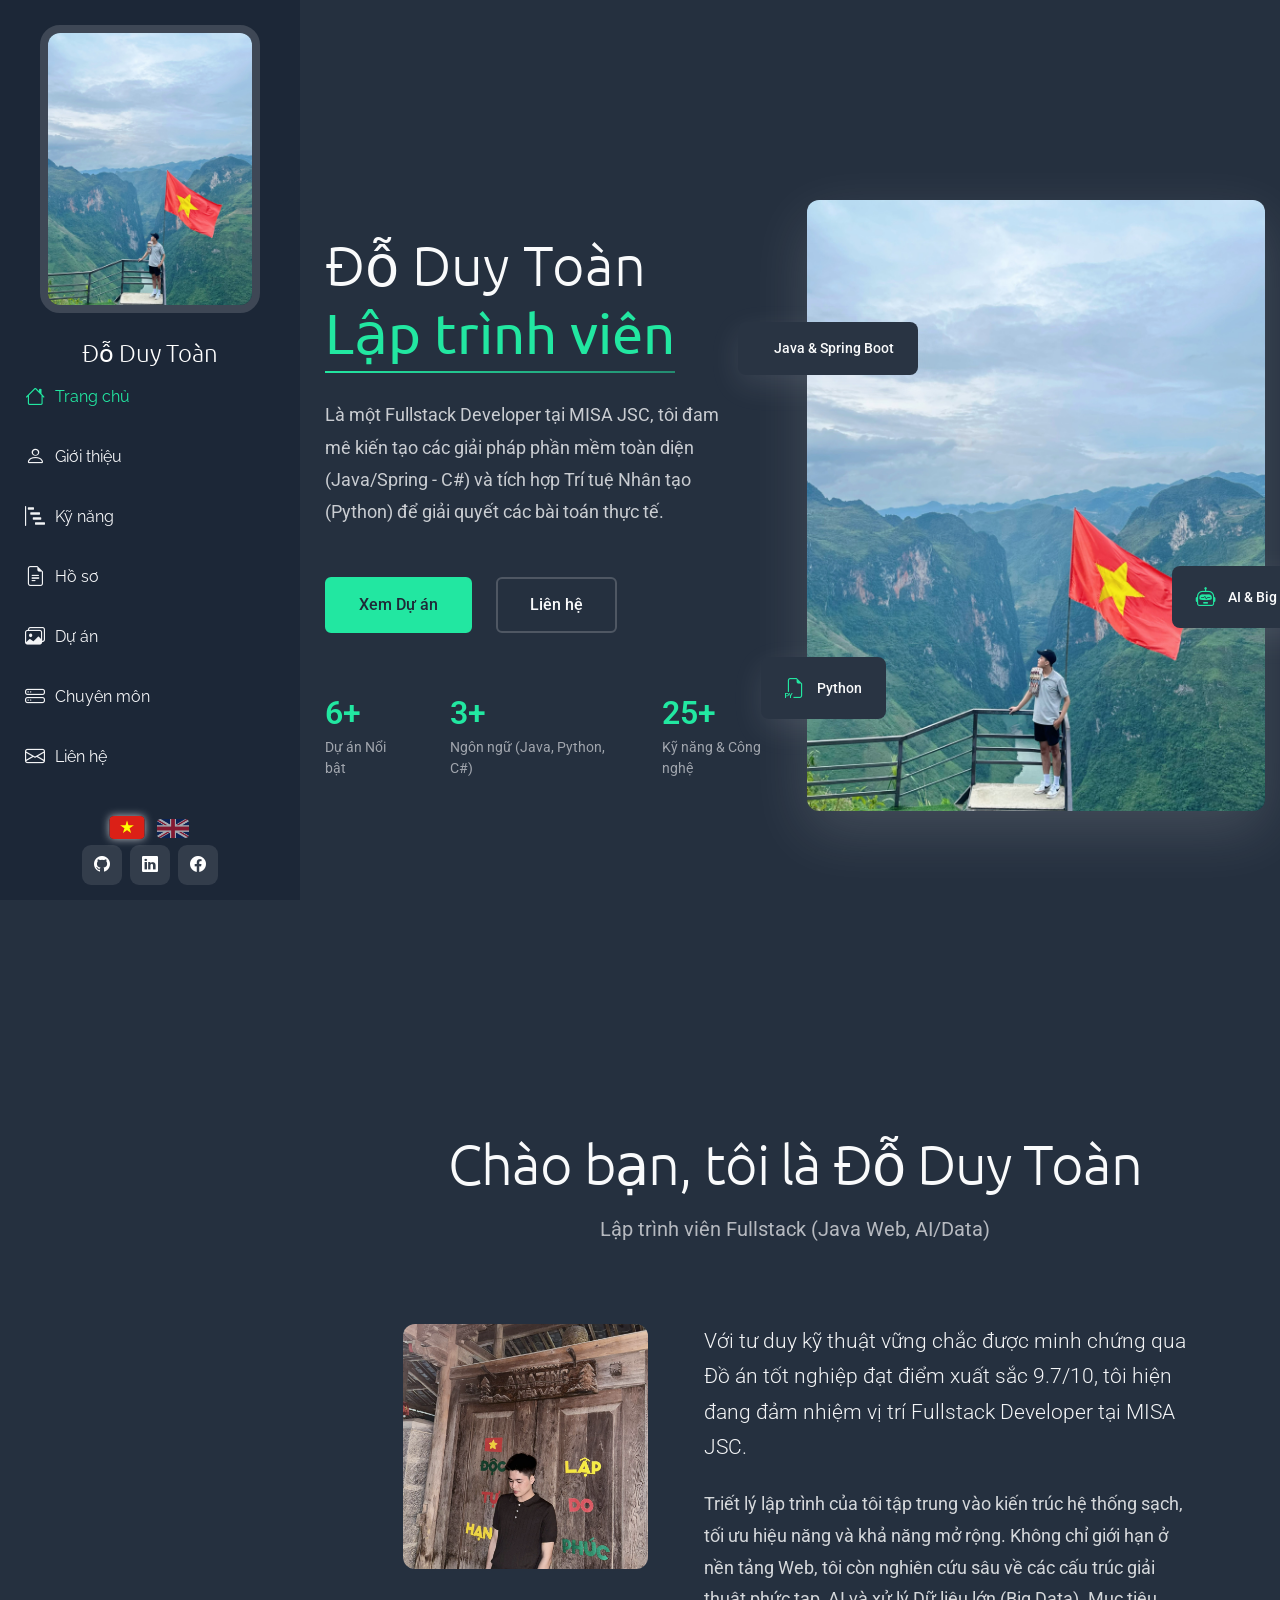
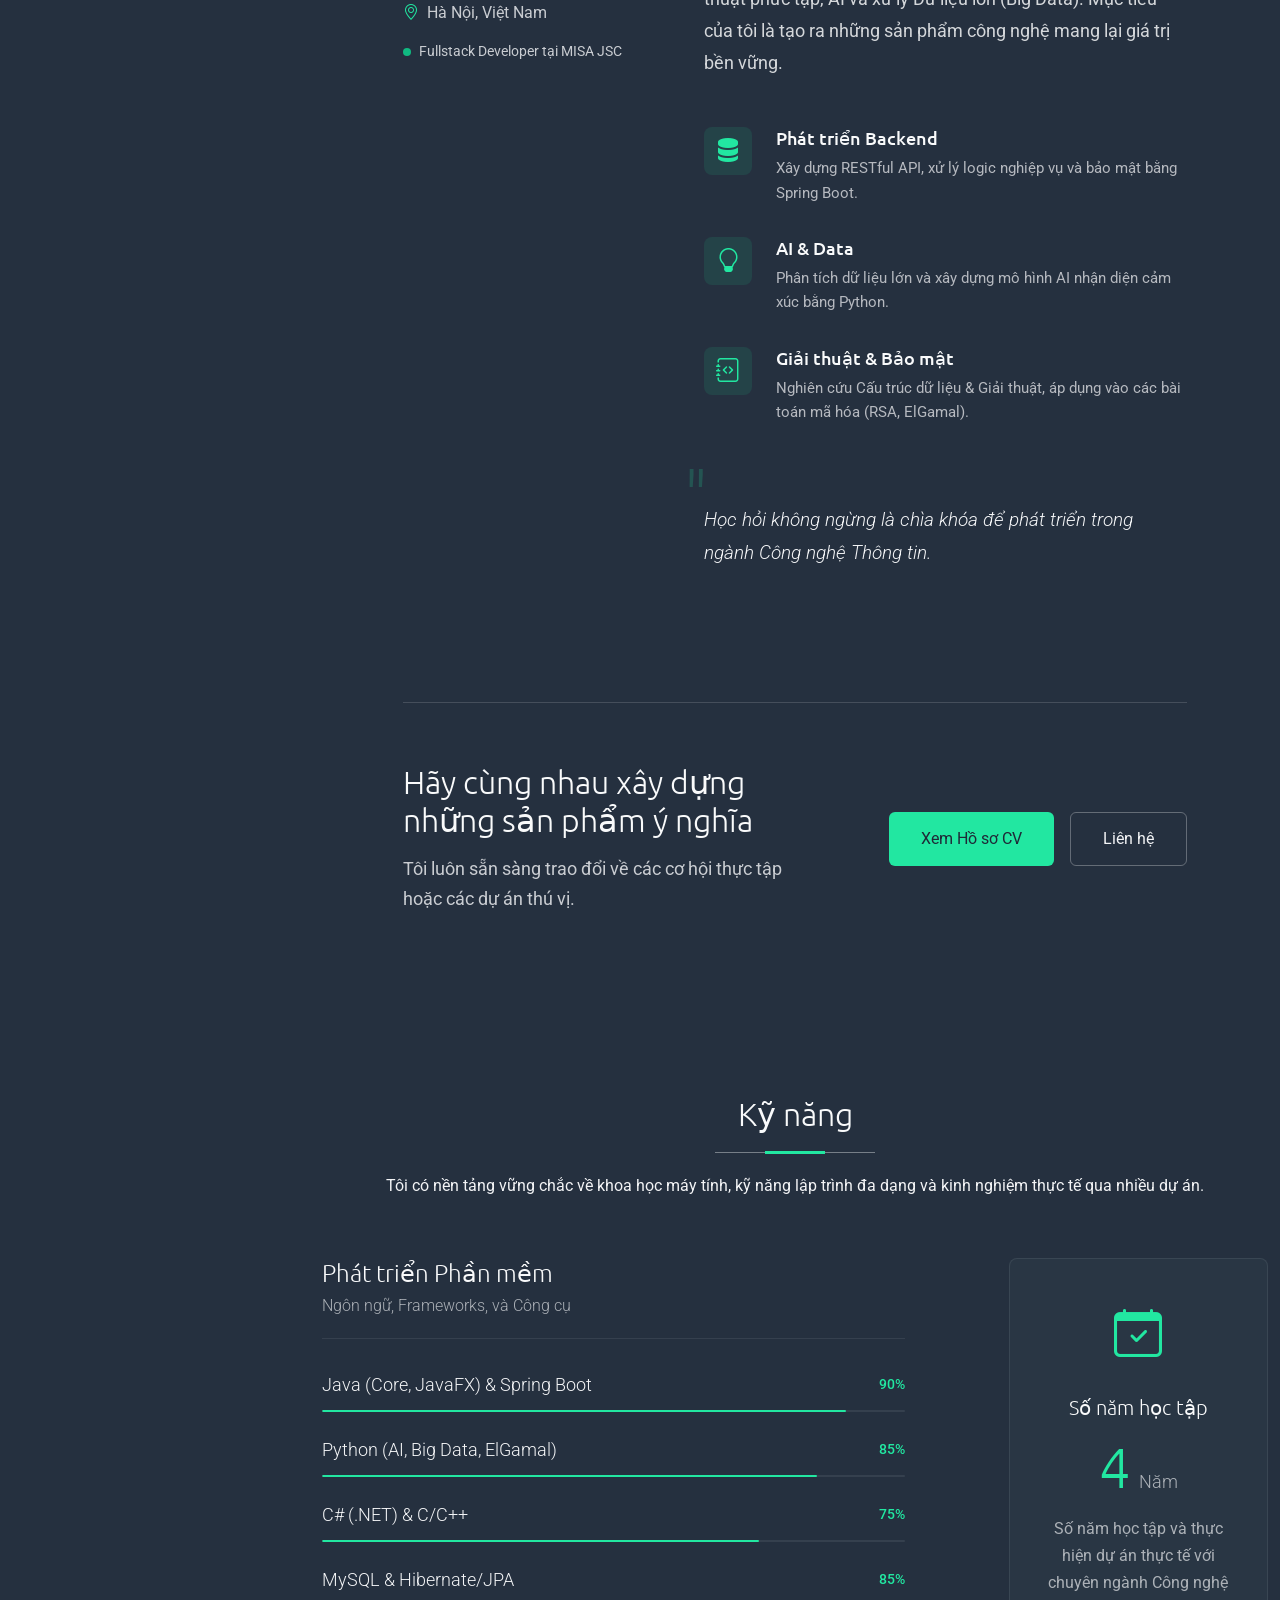
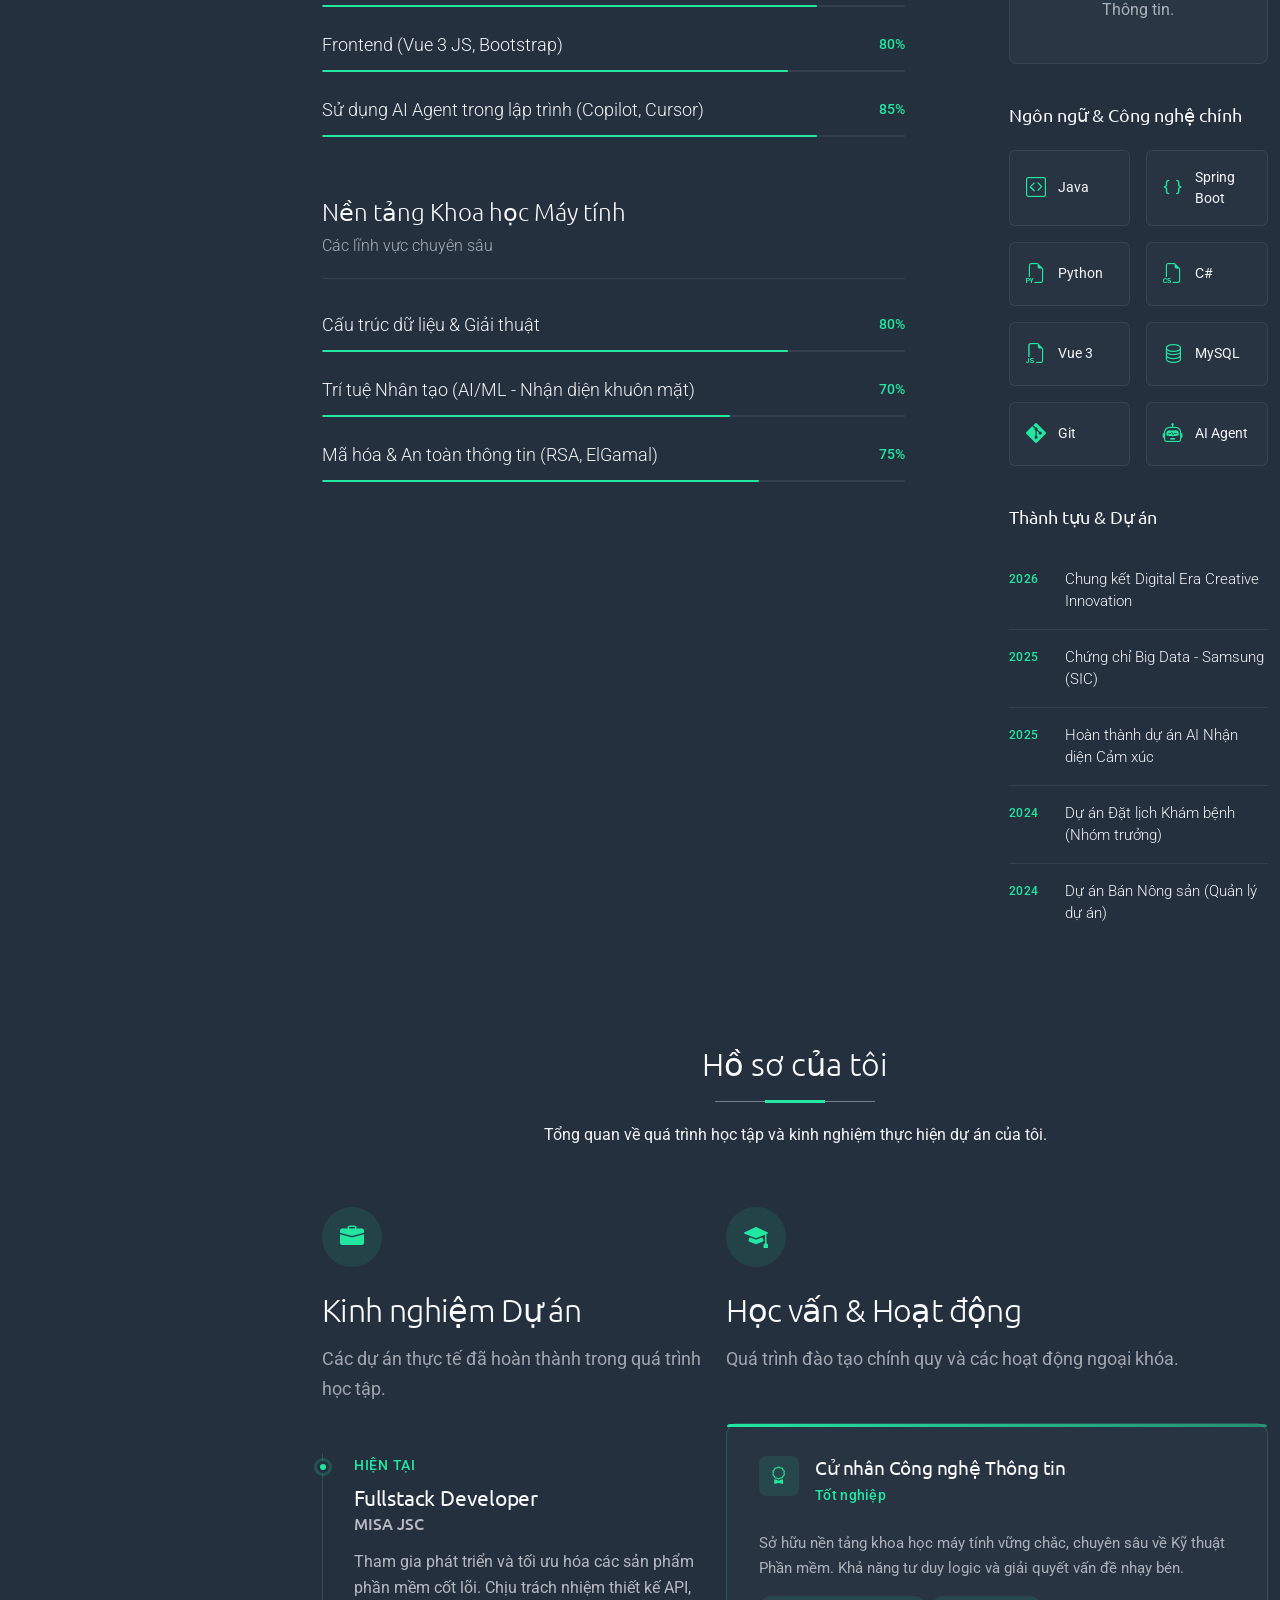
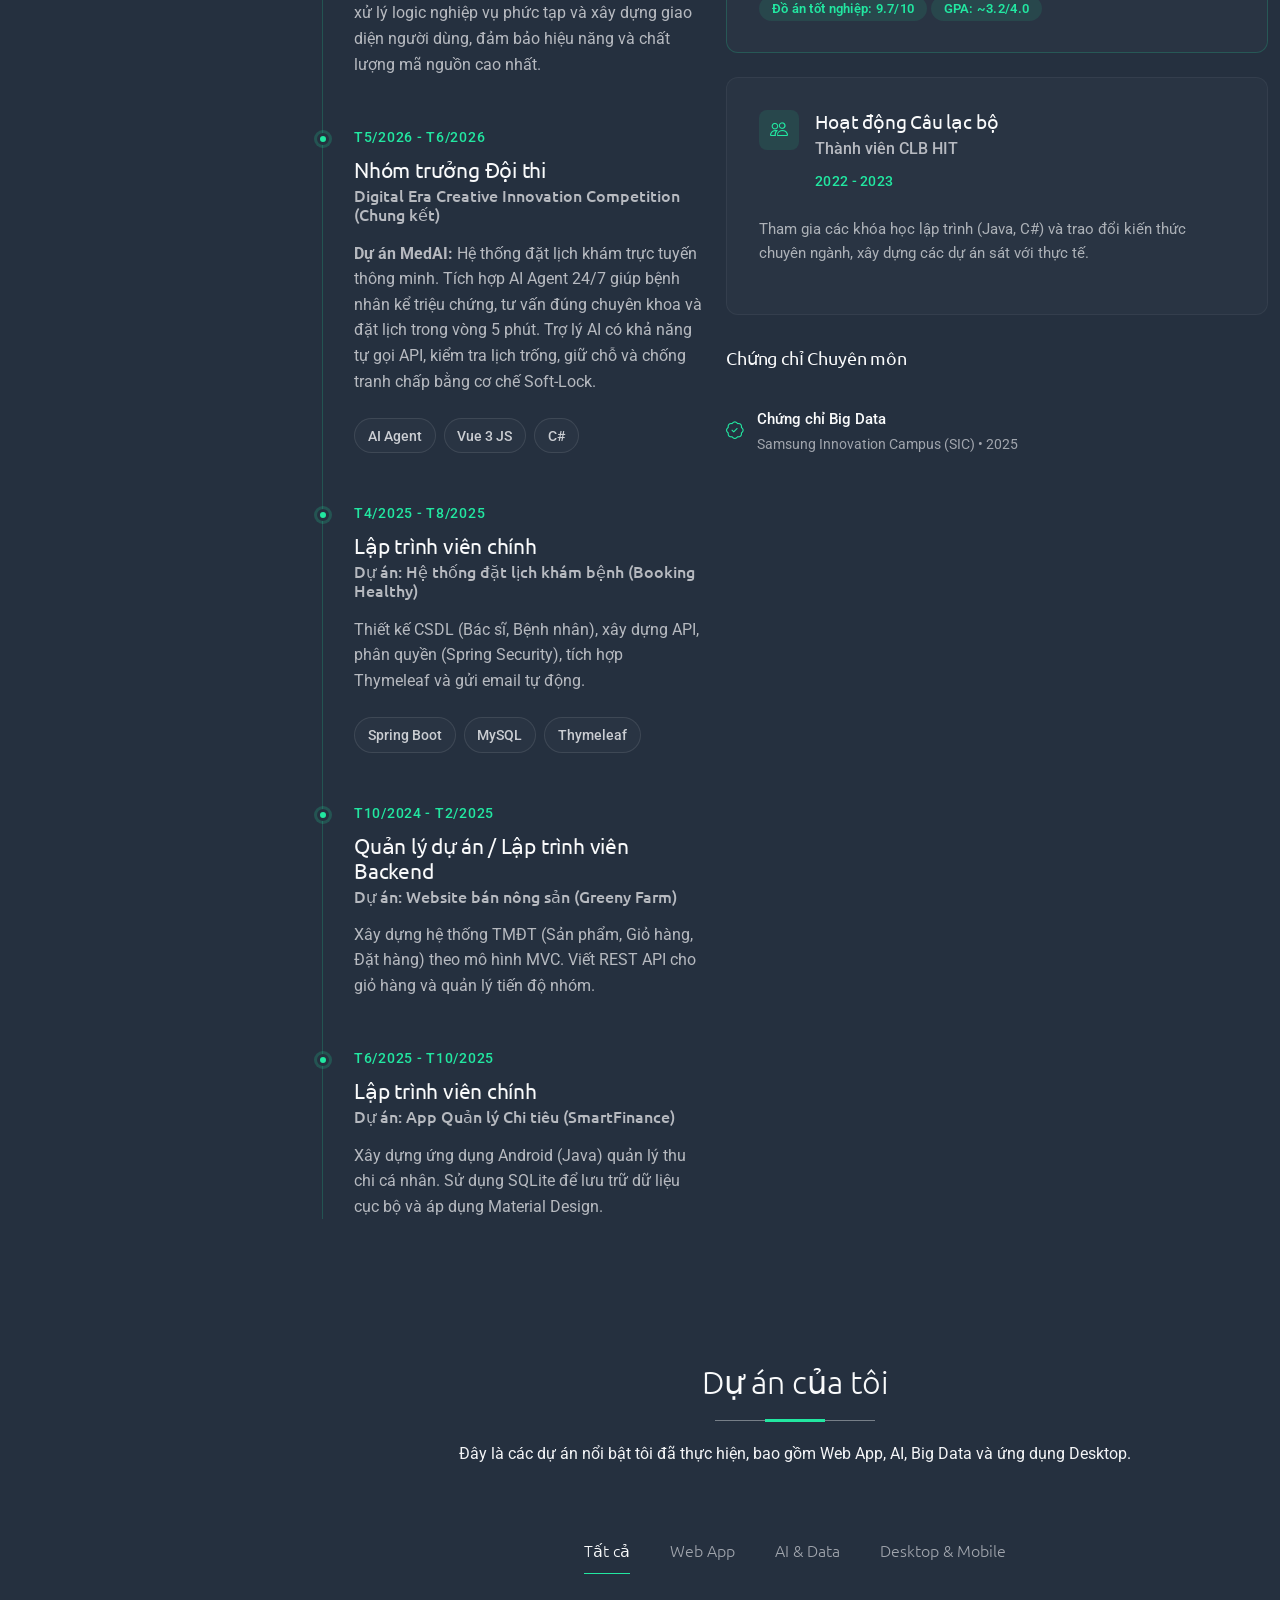
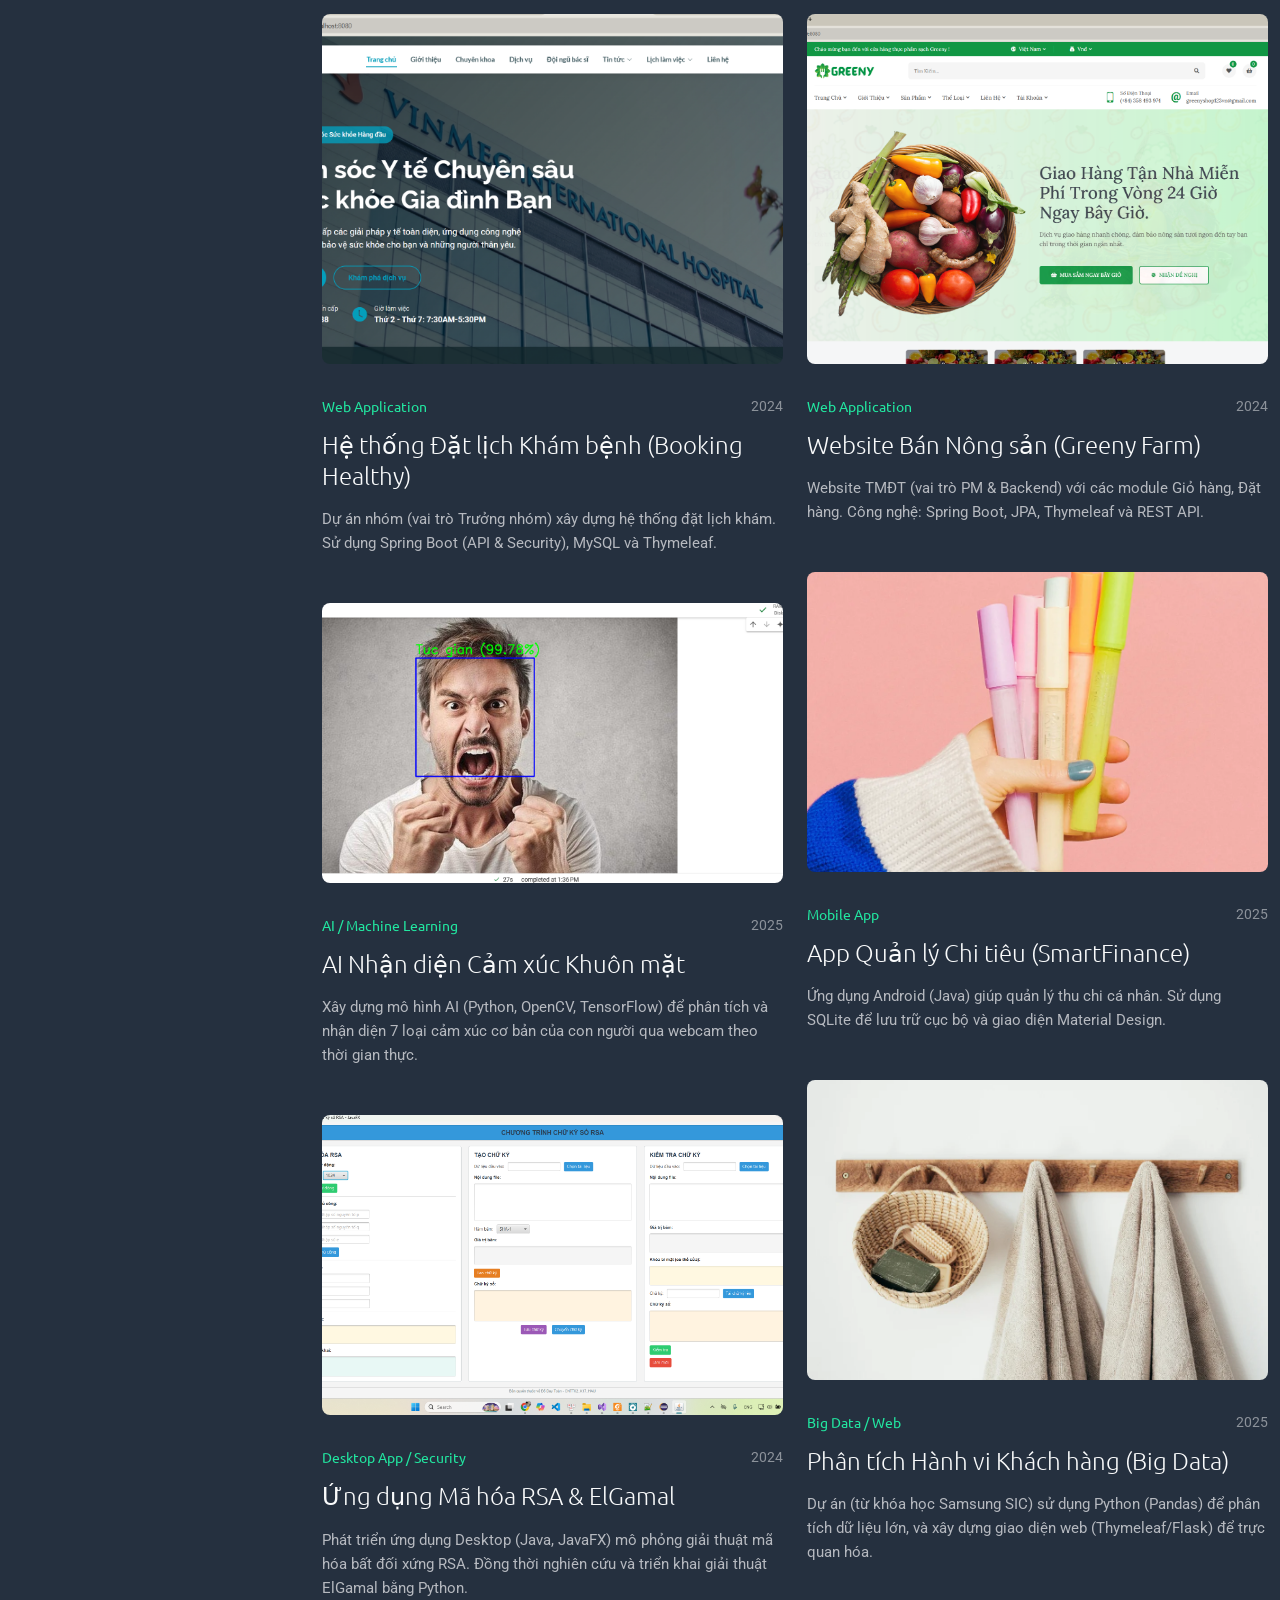
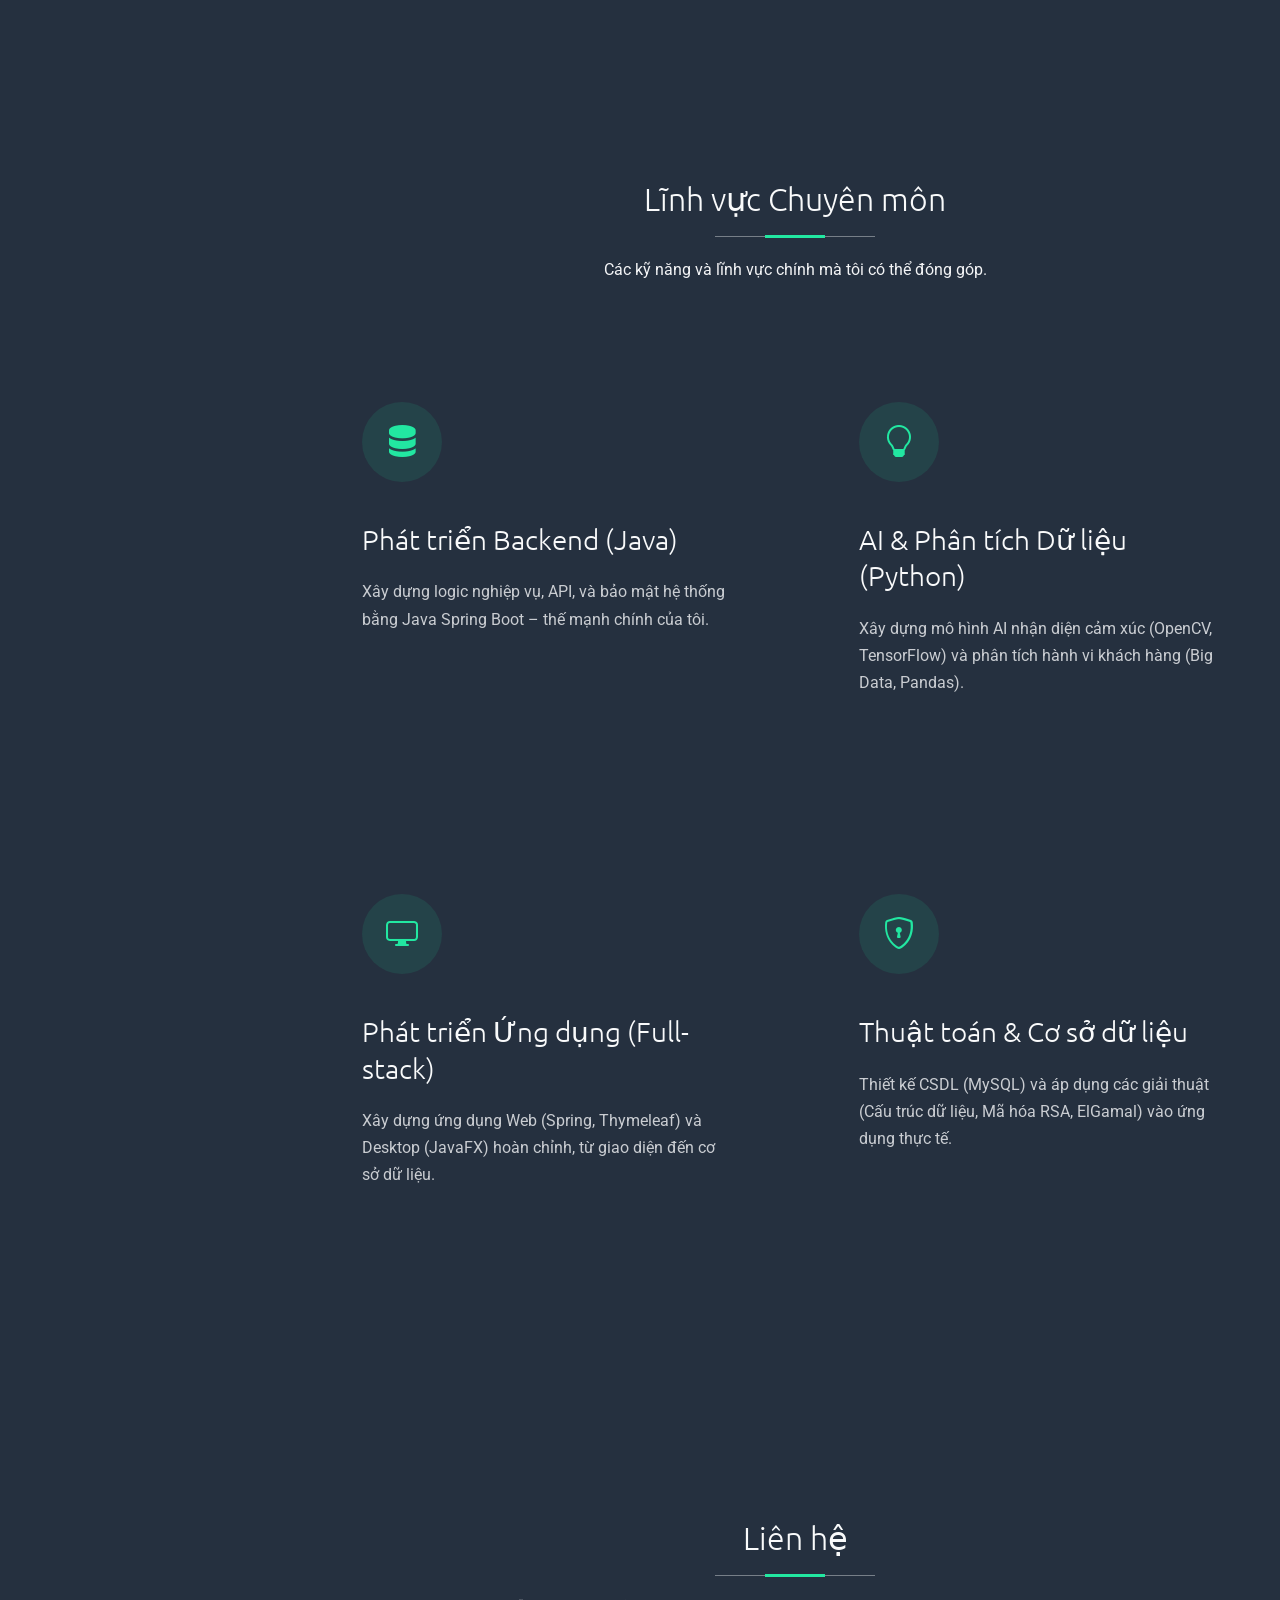
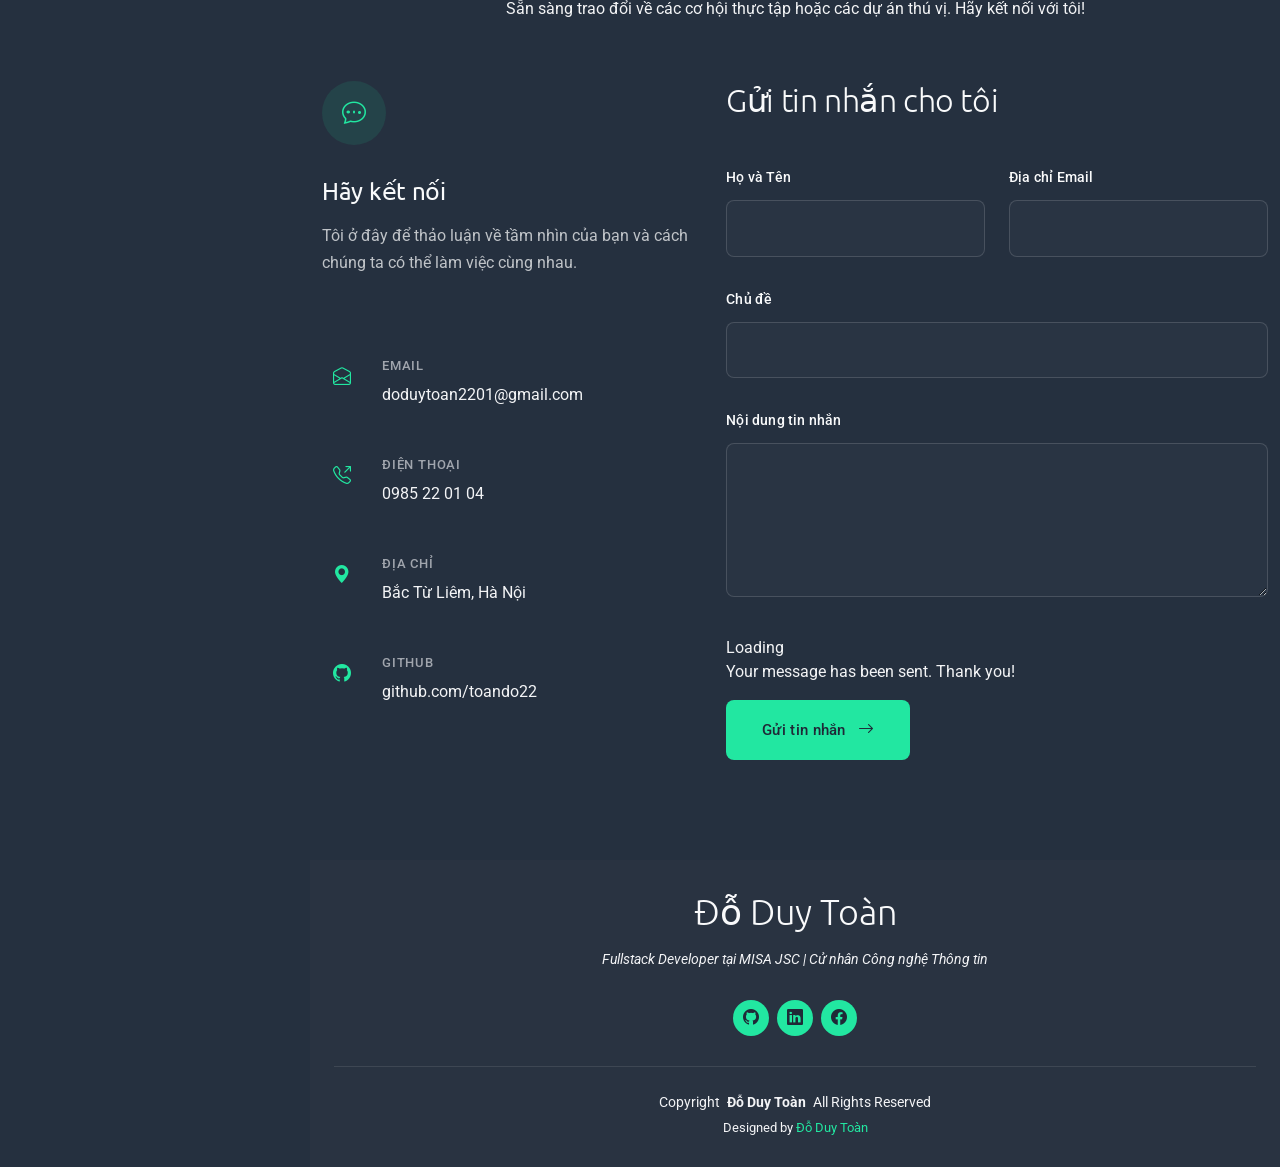
<file: index.html>
<!doctype html>
<html lang="vi">
  <head>
    <meta charset="utf-8" />
    <meta content="width=device-width, initial-scale=1.0" name="viewport" />
    <title>Trang cá nhân - Đỗ Duy Toàn</title>
    <meta
      name="description"
      content="Trang cá nhân của Đỗ Duy Toàn - Lập trình viên Java Web, AI, Big Data. Portfolio dự án và kỹ năng."
    />
    <meta
      name="keywords"
      content="Đỗ Duy Toàn, Java Developer, Spring Boot, Python, AI, Big Data, Portfolio, Lập trình viên"
    />

    <link href="assets/img/favicon.png" rel="icon" />
    <link href="assets/img/apple-touch-icon.png" rel="apple-touch-icon" />

    <link href="https://fonts.googleapis.com" rel="preconnect" />
    <link href="https://fonts.gstatic.com" rel="preconnect" crossorigin />
    <link
      href="https://fonts.googleapis.com/css2?family=Roboto:ital,wght@0,100;0,300;0,400;0,500;0,700;0,900;1,100;1,300;1,400;1,500;1,700;1,900&family=Raleway:ital,wght@0,100;0,200;0,300;0,400;0,500;0,600;0,700;0,800;0,900;1,100;1,200;1,300;1,400;1,500;1,600;1,700;1,800;1,900&family=Ubuntu:ital,wght@0,300;0,400;0,500;0,700;1,300;1,400;1,500;1,700&display=swap"
      rel="stylesheet"
    />

    <link
      href="assets/vendor/bootstrap/css/bootstrap.min.css"
      rel="stylesheet"
    />
    <link
      href="assets/vendor/bootstrap-icons/bootstrap-icons.css"
      rel="stylesheet"
    />
    <link href="assets/vendor/aos/aos.css" rel="stylesheet" />
    <link
      href="assets/vendor/glightbox/css/glightbox.min.css"
      rel="stylesheet"
    />
    <link href="assets/vendor/swiper/swiper-bundle.min.css" rel="stylesheet" />

    <link href="assets/css/main.css" rel="stylesheet" />
  </head>

  <body class="index-page">
    <header
      id="header"
      class="header dark-background d-flex flex-column justify-content-between"
    >
      <i class="header-toggle d-xl-none bi bi-list"></i>

      <div class="header-top">
        <div class="profile-img">
          <img
            src="assets/img/profile/avatar_index.jpg"
            alt=""
            class="img-fluid"
          />
        </div>

        <a
          href="index.html"
          class="logo d-flex align-items-center justify-content-center"
        >
          <h1 class="sitename">Đỗ Duy Toàn</h1>
        </a>
      </div>

      <nav id="navmenu" class="navmenu">
        <ul>
          <li>
            <a href="#hero" class="active"
              ><i class="bi bi-house navicon"></i>Trang chủ</a
            >
          </li>
          <li>
            <a href="#about"><i class="bi bi-person navicon"></i> Giới thiệu</a>
          </li>
          <li>
            <a href="#skills"
              ><i class="bi bi-bar-chart-steps navicon"></i> Kỹ năng</a
            >
          </li>
          <li>
            <a href="#resume"
              ><i class="bi bi-file-earmark-text navicon"></i> Hồ sơ</a
            >
          </li>
          <li>
            <a href="#portfolio"><i class="bi bi-images navicon"></i> Dự án</a>
          </li>
          <li>
            <a href="#services"
              ><i class="bi bi-hdd-stack navicon"></i> Chuyên môn</a
            >
          </li>
          <li>
            <a href="#contact"
              ><i class="bi bi-envelope navicon"></i> Liên hệ</a
            >
          </li>
        </ul>
      </nav>
      <div class="language-switcher">
        <a href="index.html" class="lang-vi active" title="Tiếng Việt">
          <img src="assets/img/flags/vi.png" alt="Tiếng Việt" />
        </a>
        <a href="en/index.html" class="lang-en" title="English">
          <img src="assets/img/flags/en.png" alt="English" />
        </a>
      </div>
      <div class="social-links text-center">
        <a href="https://github.com/toando22" target="_blank" class="github"
          ><i class="bi bi-github"></i
        ></a>
        <a
          href="https://www.linkedin.com/in/duy-to%C3%A0n-%C4%91%E1%BB%97-a85852395/"
          class="linkedin"
          ><i class="bi bi-linkedin"></i
        ></a>
        <a href="https://www.facebook.com/duytoan2201/"
          ><i class="bi bi-facebook"></i
        ></a>
      </div>
    </header>

    <main class="main">
      <section id="hero" class="hero section">
        <div class="container" data-aos="fade-up" data-aos-delay="100">
          <div class="row align-items-center">
            <div class="col-lg-6 order-2 order-lg-1">
              <div class="hero-content">
                <h1 data-aos="fade-up" data-aos-delay="200">
                  Đỗ Duy Toàn
                  <p><span class="accent-text">Lập trình viên</span></p>
                </h1>
                <p
                  class="hero-description"
                  data-aos="fade-up"
                  data-aos-delay="300"
                >
                  Là một Fullstack Developer tại MISA JSC, tôi đam mê kiến tạo
                  các giải pháp phần mềm toàn diện (Java/Spring - C#) và tích
                  hợp Trí tuệ Nhân tạo (Python) để giải quyết các bài toán thực
                  tế.
                </p>
                <div
                  class="hero-actions"
                  data-aos="fade-up"
                  data-aos-delay="400"
                >
                  <a href="#portfolio" class="btn-primary">Xem Dự án</a>
                  <a href="#contact" class="btn-secondary">Liên hệ</a>
                </div>
                <div class="hero-stats" data-aos="fade-up" data-aos-delay="500">
                  <div class="stat-item">
                    <span class="stat-number">6+</span>
                    <span class="stat-label">Dự án Nổi bật</span>
                  </div>
                  <div class="stat-item">
                    <span class="stat-number">3+</span>
                    <span class="stat-label">Ngôn ngữ (Java, Python, C#)</span>
                  </div>
                  <div class="stat-item">
                    <span class="stat-number">25+</span>
                    <span class="stat-label">Kỹ năng & Công nghệ</span>
                  </div>
                </div>
              </div>
            </div>

            <div class="col-lg-6 order-1 order-lg-2">
              <div class="hero-image" data-aos="fade-up" data-aos-delay="300">
                <div class="image-wrapper">
                  <img
                    src="assets/img/profile/avatar_index.jpg"
                    alt="Đỗ Duy Toàn - Lập trình viên Java"
                    class="img-fluid main-image"
                  />
                  <div
                    class="floating-card card-1"
                    data-aos="fade-up"
                    data-aos-delay="600"
                  >
                    <i class="bi bi-code-braces"></i>
                    <span>Java & Spring Boot</span>
                  </div>
                  <div
                    class="floating-card card-2"
                    data-aos="fade-up"
                    data-aos-delay="700"
                  >
                    <i class="bi bi-robot"></i>
                    <span>AI & Big Data</span>
                  </div>
                  <div
                    class="floating-card card-3"
                    data-aos="fade-up"
                    data-aos-delay="800"
                  >
                    <i class="bi bi-filetype-py"></i>
                    <span>Python</span>
                  </div>
                </div>
              </div>
            </div>
          </div>
        </div>
      </section>
      <section id="about" class="about section">
        <div class="container" data-aos="fade-up" data-aos-delay="100">
          <div class="row justify-content-center">
            <div class="col-lg-10">
              <div
                class="intro-header text-center"
                data-aos="fade-up"
                data-aos-delay="150"
              >
                <h1>Chào bạn, tôi là Đỗ Duy Toàn</h1>
                <p class="subtitle">
                  Lập trình viên Fullstack (Java Web, AI/Data)
                </p>
              </div>

              <div class="main-content-wrapper">
                <div class="row align-items-start">
                  <div
                    class="col-lg-4"
                    data-aos="fade-right"
                    data-aos-delay="200"
                  >
                    <div class="profile-section">
                      <div class="profile-image-container">
                        <img
                          src="assets/img/profile/index_1.jpg"
                          class="img-fluid"
                          alt="Đỗ Duy Toàn"
                        />
                      </div>
                      <div class="profile-meta">
                        <div class="location">
                          <i class="bi bi-geo-alt"></i>
                          <span>Hà Nội, Việt Nam</span>
                        </div>
                        <div class="status">
                          <div class="status-indicator"></div>
                          <span>Fullstack Developer tại MISA JSC</span>
                        </div>
                      </div>
                    </div>
                  </div>

                  <div
                    class="col-lg-8"
                    data-aos="fade-left"
                    data-aos-delay="250"
                  >
                    <div class="content-area">
                      <div class="story-block">
                        <p class="lead-text">
                          Với tư duy kỹ thuật vững chắc được minh chứng qua Đồ
                          án tốt nghiệp đạt điểm xuất sắc 9.7/10, tôi hiện đang
                          đảm nhiệm vị trí Fullstack Developer tại MISA JSC.
                        </p>

                        <p>
                          Triết lý lập trình của tôi tập trung vào kiến trúc hệ
                          thống sạch, tối ưu hiệu năng và khả năng mở rộng.
                          Không chỉ giới hạn ở nền tảng Web, tôi còn nghiên cứu
                          sâu về các cấu trúc giải thuật phức tạp, AI và xử lý
                          Dữ liệu lớn (Big Data). Mục tiêu của tôi là tạo ra
                          những sản phẩm công nghệ mang lại giá trị bền vững.
                        </p>
                      </div>

                      <div class="expertise-grid">
                        <div
                          class="expertise-item"
                          data-aos="zoom-in"
                          data-aos-delay="300"
                        >
                          <div class="expertise-icon">
                            <i class="bi bi-server"></i>
                          </div>
                          <div class="expertise-content">
                            <h4>Phát triển Backend</h4>
                            <p>
                              Xây dựng RESTful API, xử lý logic nghiệp vụ và bảo
                              mật bằng Spring Boot.
                            </p>
                          </div>
                        </div>

                        <div
                          class="expertise-item"
                          data-aos="zoom-in"
                          data-aos-delay="350"
                        >
                          <div class="expertise-icon">
                            <i class="bi bi-lightbulb"></i>
                          </div>
                          <div class="expertise-content">
                            <h4>AI & Data</h4>
                            <p>
                              Phân tích dữ liệu lớn và xây dựng mô hình AI nhận
                              diện cảm xúc bằng Python.
                            </p>
                          </div>
                        </div>

                        <div
                          class="expertise-item"
                          data-aos="zoom-in"
                          data-aos-delay="400"
                        >
                          <div class="expertise-icon">
                            <i class="bi bi-journal-code"></i>
                          </div>
                          <div class="expertise-content">
                            <h4>Giải thuật & Bảo mật</h4>
                            <p>
                              Nghiên cứu Cấu trúc dữ liệu & Giải thuật, áp dụng
                              vào các bài toán mã hóa (RSA, ElGamal).
                            </p>
                          </div>
                        </div>
                      </div>

                      <div
                        class="philosophy-quote"
                        data-aos="fade-up"
                        data-aos-delay="450"
                      >
                        <div class="quote-mark">"</div>
                        <p>
                          Học hỏi không ngừng là chìa khóa để phát triển trong
                          ngành Công nghệ Thông tin.
                        </p>
                      </div>
                    </div>
                  </div>
                </div>
              </div>

              <div
                class="bottom-section"
                data-aos="fade-up"
                data-aos-delay="500"
              >
                <div class="row align-items-center">
                  <div class="col-lg-6">
                    <div class="collaboration-text">
                      <h3>Hãy cùng nhau xây dựng những sản phẩm ý nghĩa</h3>
                      <p>
                        Tôi luôn sẵn sàng trao đổi về các cơ hội thực tập hoặc
                        các dự án thú vị.
                      </p>
                    </div>
                  </div>
                  <div class="col-lg-6">
                    <div class="action-buttons">
                      <a href="#resume" class="btn-custom primary"
                        >Xem Hồ sơ CV</a
                      >
                      <a href="#contact" class="btn-custom secondary"
                        >Liên hệ</a
                      >
                    </div>
                  </div>
                </div>
              </div>
            </div>
          </div>
        </div>
      </section>
      <section id="skills" class="skills section">
        <div class="container section-title" data-aos="fade-up">
          <h2>Kỹ năng</h2>
          <p>
            Tôi có nền tảng vững chắc về khoa học máy tính, kỹ năng lập trình đa
            dạng và kinh nghiệm thực tế qua nhiều dự án.
          </p>
        </div>
        <div class="container" data-aos="fade-up" data-aos-delay="100">
          <div class="row">
            <div class="col-lg-8">
              <div class="skills-container">
                <div
                  class="skill-category skills-animation"
                  data-aos="fade-up"
                  data-aos-delay="200"
                >
                  <div class="category-header">
                    <h3 class="category-title">Phát triển Phần mềm</h3>
                    <p class="category-subtitle">
                      Ngôn ngữ, Frameworks, và Công cụ
                    </p>
                  </div>
                  <div class="skills-list">
                    <div class="skill-row">
                      <div class="skill-info">
                        <span class="skill-name"
                          >Java (Core, JavaFX) & Spring Boot</span
                        >
                        <span class="skill-percentage">90%</span>
                      </div>
                      <div class="progress">
                        <div
                          class="progress-bar"
                          role="progressbar"
                          aria-valuenow="90"
                          aria-valuemin="0"
                          aria-valuemax="100"
                        ></div>
                      </div>
                    </div>
                    <div class="skill-row">
                      <div class="skill-info">
                        <span class="skill-name"
                          >Python (AI, Big Data, ElGamal)</span
                        >
                        <span class="skill-percentage">85%</span>
                      </div>
                      <div class="progress">
                        <div
                          class="progress-bar"
                          role="progressbar"
                          aria-valuenow="85"
                          aria-valuemin="0"
                          aria-valuemax="100"
                        ></div>
                      </div>
                    </div>
                    <div class="skill-row">
                      <div class="skill-info">
                        <span class="skill-name">C# (.NET) & C/C++</span>
                        <span class="skill-percentage">75%</span>
                      </div>
                      <div class="progress">
                        <div
                          class="progress-bar"
                          role="progressbar"
                          aria-valuenow="75"
                          aria-valuemin="0"
                          aria-valuemax="100"
                        ></div>
                      </div>
                    </div>
                    <div class="skill-row">
                      <div class="skill-info">
                        <span class="skill-name">MySQL & Hibernate/JPA</span>
                        <span class="skill-percentage">85%</span>
                      </div>
                      <div class="progress">
                        <div
                          class="progress-bar"
                          role="progressbar"
                          aria-valuenow="85"
                          aria-valuemin="0"
                          aria-valuemax="100"
                        ></div>
                      </div>
                    </div>
                    <div class="skill-row">
                      <div class="skill-info">
                        <span class="skill-name"
                          >Frontend (Vue 3 JS, Bootstrap)</span
                        >
                        <span class="skill-percentage">80%</span>
                      </div>
                      <div class="progress">
                        <div
                          class="progress-bar"
                          role="progressbar"
                          aria-valuenow="80"
                          aria-valuemin="0"
                          aria-valuemax="100"
                        ></div>
                      </div>
                    </div>
                    <div class="skill-row">
                      <div class="skill-info">
                        <span class="skill-name"
                          >Sử dụng AI Agent trong lập trình (Copilot,
                          Cursor)</span
                        >
                        <span class="skill-percentage">85%</span>
                      </div>
                      <div class="progress">
                        <div
                          class="progress-bar"
                          role="progressbar"
                          aria-valuenow="85"
                          aria-valuemin="0"
                          aria-valuemax="100"
                        ></div>
                      </div>
                    </div>
                  </div>
                </div>

                <div
                  class="skill-category skills-animation"
                  data-aos="fade-up"
                  data-aos-delay="250"
                >
                  <div class="category-header">
                    <h3 class="category-title">Nền tảng Khoa học Máy tính</h3>
                    <p class="category-subtitle">Các lĩnh vực chuyên sâu</p>
                  </div>
                  <div class="skills-list">
                    <div class="skill-row">
                      <div class="skill-info">
                        <span class="skill-name"
                          >Cấu trúc dữ liệu & Giải thuật</span
                        >
                        <span class="skill-percentage">80%</span>
                      </div>
                      <div class="progress">
                        <div
                          class="progress-bar"
                          role="progressbar"
                          aria-valuenow="80"
                          aria-valuemin="0"
                          aria-valuemax="100"
                        ></div>
                      </div>
                    </div>
                    <div class="skill-row">
                      <div class="skill-info">
                        <span class="skill-name"
                          >Trí tuệ Nhân tạo (AI/ML - Nhận diện khuôn mặt)</span
                        >
                        <span class="skill-percentage">70%</span>
                      </div>
                      <div class="progress">
                        <div
                          class="progress-bar"
                          role="progressbar"
                          aria-valuenow="70"
                          aria-valuemin="0"
                          aria-valuemax="100"
                        ></div>
                      </div>
                    </div>
                    <div class="skill-row">
                      <div class="skill-info">
                        <span class="skill-name"
                          >Mã hóa & An toàn thông tin (RSA, ElGamal)</span
                        >
                        <span class="skill-percentage">75%</span>
                      </div>
                      <div class="progress">
                        <div
                          class="progress-bar"
                          role="progressbar"
                          aria-valuenow="75"
                          aria-valuemin="0"
                          aria-valuemax="100"
                        ></div>
                      </div>
                    </div>
                  </div>
                </div>
              </div>
            </div>

            <div class="col-lg-4">
              <div class="skills-sidebar">
                <div
                  class="expertise-highlight"
                  data-aos="fade-up"
                  data-aos-delay="350"
                >
                  <div class="highlight-icon">
                    <i class="bi bi-calendar-check"></i>
                  </div>
                  <h4 class="highlight-title">Số năm học tập</h4>
                  <div class="experience-number">
                    <span
                      data-purecounter-start="0"
                      data-purecounter-end="4"
                      data-purecounter-duration="1"
                      class="purecounter"
                    ></span>
                    <span class="experience-label">Năm</span>
                  </div>
                  <p class="highlight-description">
                    Số năm học tập và thực hiện dự án thực tế với chuyên ngành
                    Công nghệ Thông tin.
                  </p>
                </div>

                <div
                  class="technologies-section"
                  data-aos="fade-up"
                  data-aos-delay="400"
                >
                  <h5 class="tech-title">Ngôn ngữ & Công nghệ chính</h5>
                  <div class="tech-stack">
                    <div class="tech-item">
                      <i class="bi bi-code-square"></i>
                      <span>Java</span>
                    </div>
                    <div class="tech-item">
                      <i class="bi bi-braces"></i>
                      <span>Spring Boot</span>
                    </div>
                    <div class="tech-item">
                      <i class="bi bi-filetype-py"></i>
                      <span>Python</span>
                    </div>
                    <div class="tech-item">
                      <i class="bi bi-filetype-cs"></i>
                      <span>C#</span>
                    </div>
                    <div class="tech-item">
                      <i class="bi bi-filetype-js"></i>
                      <span>Vue 3</span>
                    </div>
                    <div class="tech-item">
                      <i class="bi bi-database"></i>
                      <span>MySQL</span>
                    </div>
                    <div class="tech-item">
                      <i class="bi bi-git"></i>
                      <span>Git</span>
                    </div>
                    <div class="tech-item">
                      <i class="bi bi-robot"></i>
                      <span>AI Agent</span>
                    </div>
                  </div>
                </div>

                <div
                  class="achievements-section"
                  data-aos="fade-up"
                  data-aos-delay="450"
                >
                  <h5 class="achievements-title">Thành tựu & Dự án</h5>
                  <div class="achievement-list">
                    <div class="achievement-item">
                      <div class="achievement-date">2026</div>
                      <div class="achievement-text">
                        Chung kết Digital Era Creative Innovation
                      </div>
                    </div>
                    <div class="achievement-item">
                      <div class="achievement-date">2025</div>
                      <div class="achievement-text">
                        Chứng chỉ Big Data - Samsung (SIC)
                      </div>
                    </div>
                    <div class="achievement-item">
                      <div class="achievement-date">2025</div>
                      <div class="achievement-text">
                        Hoàn thành dự án AI Nhận diện Cảm xúc
                      </div>
                    </div>
                    <div class="achievement-item">
                      <div class="achievement-date">2024</div>
                      <div class="achievement-text">
                        Dự án Đặt lịch Khám bệnh (Nhóm trưởng)
                      </div>
                    </div>
                    <div class="achievement-item">
                      <div class="achievement-date">2024</div>
                      <div class="achievement-text">
                        Dự án Bán Nông sản (Quản lý dự án)
                      </div>
                    </div>
                  </div>
                </div>
              </div>
            </div>
          </div>
        </div>
      </section>
      <section id="resume" class="resume section">
        <div class="container section-title" data-aos="fade-up">
          <h2>Hồ sơ của tôi</h2>
          <p>
            Tổng quan về quá trình học tập và kinh nghiệm thực hiện dự án của
            tôi.
          </p>
        </div>
        <div class="container" data-aos="fade-up" data-aos-delay="100">
          <div class="row align-items-start">
            <div class="col-lg-5" data-aos="fade-right" data-aos-delay="200">
              <div class="professional-journey">
                <div class="section-intro">
                  <div class="icon-wrapper">
                    <i class="bi bi-briefcase-fill"></i>
                  </div>
                  <h2>Kinh nghiệm Dự án</h2>
                  <p>
                    Các dự án thực tế đã hoàn thành trong quá trình học tập.
                  </p>
                </div>

                <div class="experience-timeline">
                  <div
                    class="timeline-item"
                    data-aos="fade-up"
                    data-aos-delay="250"
                  >
                    <div class="timeline-dot"></div>
                    <div class="timeline-content">
                      <div class="position-meta">
                        <span class="timeline-year">Hiện tại</span>
                      </div>
                      <h3>Fullstack Developer</h3>
                      <h4>MISA JSC</h4>
                      <p>
                        Tham gia phát triển và tối ưu hóa các sản phẩm phần mềm
                        cốt lõi. Chịu trách nhiệm thiết kế API, xử lý logic
                        nghiệp vụ phức tạp và xây dựng giao diện người dùng, đảm
                        bảo hiệu năng và chất lượng mã nguồn cao nhất.
                      </p>
                    </div>
                  </div>

                  <div
                    class="timeline-item"
                    data-aos="fade-up"
                    data-aos-delay="270"
                  >
                    <div class="timeline-dot"></div>
                    <div class="timeline-content">
                      <div class="position-meta">
                        <span class="timeline-year">T5/2026 - T6/2026</span>
                      </div>
                      <h3>Nhóm trưởng Đội thi</h3>
                      <h4>
                        Digital Era Creative Innovation Competition (Chung kết)
                      </h4>
                      <p>
                        <strong>Dự án MedAI:</strong> Hệ thống đặt lịch khám
                        trực tuyến thông minh. Tích hợp AI Agent 24/7 giúp bệnh
                        nhân kể triệu chứng, tư vấn đúng chuyên khoa và đặt lịch
                        trong vòng 5 phút. Trợ lý AI có khả năng tự gọi API,
                        kiểm tra lịch trống, giữ chỗ và chống tranh chấp bằng cơ
                        chế Soft‑Lock.
                      </p>
                      <div class="key-achievements">
                        <span class="achievement-tag">AI Agent</span>
                        <span class="achievement-tag">Vue 3 JS</span>
                        <span class="achievement-tag">C#</span>
                      </div>
                    </div>
                  </div>

                  <div
                    class="timeline-item"
                    data-aos="fade-up"
                    data-aos-delay="300"
                  >
                    <div class="timeline-dot"></div>
                    <div class="timeline-content">
                      <div class="position-meta">
                        <span class="timeline-year">T4/2025 - T8/2025</span>
                      </div>
                      <h3>Lập trình viên chính</h3>
                      <h4>
                        Dự án: Hệ thống đặt lịch khám bệnh (Booking Healthy)
                      </h4>
                      <p>
                        Thiết kế CSDL (Bác sĩ, Bệnh nhân), xây dựng API, phân
                        quyền (Spring Security), tích hợp Thymeleaf và gửi email
                        tự động.
                      </p>
                      <div class="key-achievements">
                        <span class="achievement-tag">Spring Boot</span>
                        <span class="achievement-tag">MySQL</span>
                        <span class="achievement-tag">Thymeleaf</span>
                      </div>
                    </div>
                  </div>

                  <div
                    class="timeline-item"
                    data-aos="fade-up"
                    data-aos-delay="350"
                  >
                    <div class="timeline-dot"></div>
                    <div class="timeline-content">
                      <div class="position-meta">
                        <span class="timeline-year">T10/2024 - T2/2025</span>
                      </div>
                      <h3>Quản lý dự án / Lập trình viên Backend</h3>
                      <h4>Dự án: Website bán nông sản (Greeny Farm)</h4>
                      <p>
                        Xây dựng hệ thống TMĐT (Sản phẩm, Giỏ hàng, Đặt hàng)
                        theo mô hình MVC. Viết REST API cho giỏ hàng và quản lý
                        tiến độ nhóm.
                      </p>
                    </div>
                  </div>

                  <div
                    class="timeline-item"
                    data-aos="fade-up"
                    data-aos-delay="400"
                  >
                    <div class="timeline-dot"></div>
                    <div class="timeline-content">
                      <div class="position-meta">
                        <span class="timeline-year">T6/2025 - T10/2025</span>
                      </div>
                      <h3>Lập trình viên chính</h3>
                      <h4>Dự án: App Quản lý Chi tiêu (SmartFinance)</h4>
                      <p>
                        Xây dựng ứng dụng Android (Java) quản lý thu chi cá
                        nhân. Sử dụng SQLite để lưu trữ dữ liệu cục bộ và áp
                        dụng Material Design.
                      </p>
                    </div>
                  </div>
                </div>
              </div>
            </div>

            <div class="col-lg-7" data-aos="fade-left" data-aos-delay="200">
              <div class="education-skills">
                <div class="section-intro">
                  <div class="icon-wrapper">
                    <i class="bi bi-mortarboard-fill"></i>
                  </div>
                  <h2>Học vấn &amp; Hoạt động</h2>
                  <p>
                    Quá trình đào tạo chính quy và các hoạt động ngoại khóa.
                  </p>
                </div>

                <div class="education-grid">
                  <div
                    class="education-card primary"
                    data-aos="zoom-in"
                    data-aos-delay="300"
                  >
                    <div class="education-header">
                      <div class="degree-icon">
                        <i class="bi bi-award"></i>
                      </div>
                      <div class="degree-info">
                        <h3>Cử nhân Công nghệ Thông tin</h3>
                        <span class="graduation-year">Tốt nghiệp</span>
                      </div>
                    </div>
                    <div class="education-details">
                      <p>
                        Sở hữu nền tảng khoa học máy tính vững chắc, chuyên sâu
                        về Kỹ thuật Phần mềm. Khả năng tư duy logic và giải
                        quyết vấn đề nhạy bén.
                      </p>
                      <div class="honors">
                        <span class="honor-badge"
                          >Đồ án tốt nghiệp: 9.7/10</span
                        >
                        <span class="honor-badge">GPA: ~3.2/4.0</span>
                      </div>
                    </div>
                  </div>

                  <div
                    class="education-card"
                    data-aos="zoom-in"
                    data-aos-delay="350"
                  >
                    <div class="education-header">
                      <div class="degree-icon">
                        <i class="bi bi-people"></i>
                      </div>
                      <div class="degree-info">
                        <h3>Hoạt động Câu lạc bộ</h3>
                        <p class="institution">Thành viên CLB HIT</p>
                        <span class="graduation-year">2022 - 2023</span>
                      </div>
                    </div>
                    <div class="education-details">
                      <p>
                        Tham gia các khóa học lập trình (Java, C#) và trao đổi
                        kiến thức chuyên ngành, xây dựng các dự án sát với thực
                        tế.
                      </p>
                    </div>
                  </div>

                  <div
                    class="certification-section"
                    data-aos="fade-up"
                    data-aos-delay="400"
                  >
                    <h4>Chứng chỉ Chuyên môn</h4>
                    <div class="certifications">
                      <div class="cert-item">
                        <i class="bi bi-patch-check"></i>
                        <div class="cert-details">
                          <span class="cert-name">Chứng chỉ Big Data</span>
                          <span class="cert-provider"
                            >Samsung Innovation Campus (SIC) • 2025</span
                          >
                        </div>
                      </div>
                    </div>
                  </div>
                </div>
              </div>
            </div>
          </div>
        </div>
      </section>
      <section id="portfolio" class="portfolio section">
        <div class="container section-title" data-aos="fade-up">
          <h2>Dự án của tôi</h2>
          <p>
            Đây là các dự án nổi bật tôi đã thực hiện, bao gồm Web App, AI, Big
            Data và ứng dụng Desktop.
          </p>
        </div>
        <div class="container" data-aos="fade-up" data-aos-delay="100">
          <div
            class="isotope-layout"
            data-default-filter="*"
            data-layout="masonry"
            data-sort="original-order"
          >
            <div
              class="filters-wrapper"
              data-aos="fade-up"
              data-aos-delay="200"
            >
              <ul class="portfolio-filters isotope-filters">
                <li data-filter="*" class="filter-active">Tất cả</li>
                <li data-filter=".filter-web">Web App</li>
                <li data-filter=".filter-ai-data">AI & Data</li>
                <li data-filter=".filter-desktop-mobile">Desktop & Mobile</li>
              </ul>
            </div>

            <div
              class="row gy-5 portfolio-container isotope-container"
              data-aos="fade-up"
              data-aos-delay="300"
            >
              <div class="col-lg-6 portfolio-item isotope-item filter-web">
                <div class="portfolio-card">
                  <div class="portfolio-image">
                    <img
                      src="assets/img/portfolio/bookinghealthy_1.png"
                      class="img-fluid"
                      alt="Booking Healthy"
                      loading="lazy"
                    />
                    <div class="portfolio-overlay">
                      <div class="portfolio-actions">
                        <a
                          href="assets/img/portfolio/portfolio-3.webp"
                          class="glightbox action-btn preview-btn"
                          title="Booking Healthy"
                          ><i class="bi bi-eye"></i
                        ></a>
                        <a
                          href="du-an-booking.html"
                          class="action-btn details-btn"
                          title="View Project"
                          ><i class="bi bi-arrow-up-right"></i
                        ></a>
                      </div>
                    </div>
                  </div>
                  <div class="portfolio-content">
                    <div class="portfolio-meta">
                      <span class="portfolio-category">Web Application</span>
                      <span class="portfolio-year">2024</span>
                    </div>
                    <h3 class="portfolio-title">
                      Hệ thống Đặt lịch Khám bệnh (Booking Healthy)
                    </h3>
                    <p class="portfolio-description">
                      Dự án nhóm (vai trò Trưởng nhóm) xây dựng hệ thống đặt
                      lịch khám. Sử dụng Spring Boot (API & Security), MySQL và
                      Thymeleaf.
                    </p>
                  </div>
                </div>
              </div>
              <div class="col-lg-6 portfolio-item isotope-item filter-web">
                <div class="portfolio-card">
                  <div class="portfolio-image">
                    <img
                      src="assets/img/portfolio/gioithieu.png"
                      class="img-fluid"
                      alt="Greeny Farm"
                      loading="lazy"
                    />
                    <div class="portfolio-overlay">
                      <div class="portfolio-actions">
                        <a
                          href="assets/img/portfolio/portfolio-7.webp"
                          class="glightbox action-btn preview-btn"
                          title="Greeny Farm"
                          ><i class="bi bi-eye"></i
                        ></a>
                        <a
                          href="du-an-nong-san.html"
                          class="action-btn details-btn"
                          title="View Project"
                          ><i class="bi bi-arrow-up-right"></i
                        ></a>
                      </div>
                    </div>
                  </div>
                  <div class="portfolio-content">
                    <div class="portfolio-meta">
                      <span class="portfolio-category">Web Application</span>
                      <span class="portfolio-year">2024</span>
                    </div>
                    <h3 class="portfolio-title">
                      Website Bán Nông sản (Greeny Farm)
                    </h3>
                    <p class="portfolio-description">
                      Website TMĐT (vai trò PM & Backend) với các module Giỏ
                      hàng, Đặt hàng. Công nghệ: Spring Boot, JPA, Thymeleaf và
                      REST API.
                    </p>
                  </div>
                </div>
              </div>
              <div
                class="col-lg-6 portfolio-item isotope-item filter-desktop-mobile"
              >
                <div class="portfolio-card">
                  <div class="portfolio-image">
                    <img
                      src="assets/img/portfolio/portfolio-portrait-3.webp"
                      class="img-fluid"
                      alt="SmartFinance"
                      loading="lazy"
                    />
                    <div class="portfolio-overlay">
                      <div class="portfolio-actions">
                        <a
                          href="assets/img/portfolio/portfolio-portrait-3.webp"
                          class="glightbox action-btn preview-btn"
                          title="SmartFinance"
                          ><i class="bi bi-eye"></i
                        ></a>
                        <a
                          href="du-an-quan-ly-chi-tieu.html"
                          class="action-btn details-btn"
                          title="View Project"
                          ><i class="bi bi-arrow-up-right"></i
                        ></a>
                      </div>
                    </div>
                  </div>
                  <div class="portfolio-content">
                    <div class="portfolio-meta">
                      <span class="portfolio-category">Mobile App</span>
                      <span class="portfolio-year">2025</span>
                    </div>
                    <h3 class="portfolio-title">
                      App Quản lý Chi tiêu (SmartFinance)
                    </h3>
                    <p class="portfolio-description">
                      Ứng dụng Android (Java) giúp quản lý thu chi cá nhân. Sử
                      dụng SQLite để lưu trữ cục bộ và giao diện Material
                      Design.
                    </p>
                  </div>
                </div>
              </div>
              <div class="col-lg-6 portfolio-item isotope-item filter-ai-data">
                <div class="portfolio-card">
                  <div class="portfolio-image">
                    <img
                      src="assets/img/portfolio/kq1.png"
                      class="img-fluid"
                      alt="AI Emotion Recognition"
                      loading="lazy"
                    />
                    <div class="portfolio-overlay">
                      <div class="portfolio-actions">
                        <a
                          href="assets/img/portfolio/portfolio-9.webp"
                          class="glightbox action-btn preview-btn"
                          title="AI Emotion Recognition"
                          ><i class="bi bi-eye"></i
                        ></a>
                        <a
                          href="du-an-ai-cam-xuc.html"
                          class="action-btn details-btn"
                          title="View Project"
                          ><i class="bi bi-arrow-up-right"></i
                        ></a>
                      </div>
                    </div>
                  </div>
                  <div class="portfolio-content">
                    <div class="portfolio-meta">
                      <span class="portfolio-category"
                        >AI / Machine Learning</span
                      >
                      <span class="portfolio-year">2025</span>
                    </div>
                    <h3 class="portfolio-title">
                      AI Nhận diện Cảm xúc Khuôn mặt
                    </h3>
                    <p class="portfolio-description">
                      Xây dựng mô hình AI (Python, OpenCV, TensorFlow) để phân
                      tích và nhận diện 7 loại cảm xúc cơ bản của con người qua
                      webcam theo thời gian thực.
                    </p>
                  </div>
                </div>
              </div>
              <div
                class="col-lg-6 portfolio-item isotope-item filter-ai-data filter-web"
              >
                <div class="portfolio-card">
                  <div class="portfolio-image">
                    <img
                      src="assets/img/portfolio/portfolio-11.webp"
                      class="img-fluid"
                      alt="Big Data Analysis"
                      loading="lazy"
                    />
                    <div class="portfolio-overlay">
                      <div class="portfolio-actions">
                        <a
                          href="assets/img/portfolio/portfolio-11.webp"
                          class="glightbox action-btn preview-btn"
                          title="Big Data Analysis"
                          ><i class="bi bi-eye"></i
                        ></a>
                        <a
                          href="du-an-bigdata.html"
                          class="action-btn details-btn"
                          title="View Project"
                          ><i class="bi bi-arrow-up-right"></i
                        ></a>
                      </div>
                    </div>
                  </div>
                  <div class="portfolio-content">
                    <div class="portfolio-meta">
                      <span class="portfolio-category">Big Data / Web</span>
                      <span class="portfolio-year">2025</span>
                    </div>
                    <h3 class="portfolio-title">
                      Phân tích Hành vi Khách hàng (Big Data)
                    </h3>
                    <p class="portfolio-description">
                      Dự án (từ khóa học Samsung SIC) sử dụng Python (Pandas) để
                      phân tích dữ liệu lớn, và xây dựng giao diện web
                      (Thymeleaf/Flask) để trực quan hóa.
                    </p>
                  </div>
                </div>
              </div>
              <div
                class="col-lg-6 portfolio-item isotope-item filter-desktop-mobile"
              >
                <div class="portfolio-card">
                  <div class="portfolio-image">
                    <img
                      src="assets/img/portfolio/mahoa_1.png"
                      class="img-fluid"
                      alt="RSA Encryption App"
                      loading="lazy"
                    />
                    <div class="portfolio-overlay">
                      <div class="portfolio-actions">
                        <a
                          href="assets/img/portfolio/portfolio-12.webp"
                          class="glightbox action-btn preview-btn"
                          title="RSA Encryption App"
                          ><i class="bi bi-eye"></i
                        ></a>
                        <a
                          href="du-an-ma-hoa.html"
                          class="action-btn details-btn"
                          title="View Project"
                          ><i class="bi bi-arrow-up-right"></i
                        ></a>
                      </div>
                    </div>
                  </div>
                  <div class="portfolio-content">
                    <div class="portfolio-meta">
                      <span class="portfolio-category"
                        >Desktop App / Security</span
                      >
                      <span class="portfolio-year">2024</span>
                    </div>
                    <h3 class="portfolio-title">
                      Ứng dụng Mã hóa RSA & ElGamal
                    </h3>
                    <p class="portfolio-description">
                      Phát triển ứng dụng Desktop (Java, JavaFX) mô phỏng giải
                      thuật mã hóa bất đối xứng RSA. Đồng thời nghiên cứu và
                      triển khai giải thuật ElGamal bằng Python.
                    </p>
                  </div>
                </div>
              </div>
            </div>
          </div>
        </div>
      </section>
      <section id="services" class="services section">
        <div class="container section-title" data-aos="fade-up">
          <h2>Lĩnh vực Chuyên môn</h2>
          <p>Các kỹ năng và lĩnh vực chính mà tôi có thể đóng góp.</p>
        </div>
        <div class="container" data-aos="fade-up" data-aos-delay="100">
          <div class="row g-5">
            <div class="col-lg-6" data-aos="fade-right" data-aos-delay="200">
              <div class="service-item">
                <div class="service-icon">
                  <i class="bi bi-server"></i>
                </div>
                <div class="service-content">
                  <h3>
                    <a href="service-details.html">Phát triển Backend (Java)</a>
                  </h3>
                  <p>
                    Xây dựng logic nghiệp vụ, API, và bảo mật hệ thống bằng Java
                    Spring Boot – thế mạnh chính của tôi.
                  </p>
                </div>
              </div>
            </div>

            <div class="col-lg-6" data-aos="fade-left" data-aos-delay="250">
              <div class="service-item">
                <div class="service-icon">
                  <i class="bi bi-lightbulb"></i>
                </div>
                <div class="service-content">
                  <h3>
                    <a href="service-details.html"
                      >AI & Phân tích Dữ liệu (Python)</a
                    >
                  </h3>
                  <p>
                    Xây dựng mô hình AI nhận diện cảm xúc (OpenCV, TensorFlow)
                    và phân tích hành vi khách hàng (Big Data, Pandas).
                  </p>
                </div>
              </div>
            </div>

            <div class="col-lg-6" data-aos="fade-right" data-aos-delay="300">
              <div class="service-item">
                <div class="service-icon">
                  <i class="bi bi-display"></i>
                </div>
                <div class="service-content">
                  <h3>
                    <a href="service-details.html"
                      >Phát triển Ứng dụng (Full-stack)</a
                    >
                  </h3>
                  <p>
                    Xây dựng ứng dụng Web (Spring, Thymeleaf) và Desktop
                    (JavaFX) hoàn chỉnh, từ giao diện đến cơ sở dữ liệu.
                  </p>
                </div>
              </div>
            </div>

            <div class="col-lg-6" data-aos="fade-left" data-aos-delay="350">
              <div class="service-item">
                <div class="service-icon">
                  <i class="bi bi-shield-lock"></i>
                </div>
                <div class="service-content">
                  <h3>
                    <a href="service-details.html"
                      >Thuật toán & Cơ sở dữ liệu</a
                    >
                  </h3>
                  <p>
                    Thiết kế CSDL (MySQL) và áp dụng các giải thuật (Cấu trúc dữ
                    liệu, Mã hóa RSA, ElGamal) vào ứng dụng thực tế.
                  </p>
                </div>
              </div>
            </div>
          </div>
        </div>
      </section>
      <section id="contact" class="contact section">
        <div class="container section-title" data-aos="fade-up">
          <h2>Liên hệ</h2>
          <p>
            Sẵn sàng trao đổi về các cơ hội thực tập hoặc các dự án thú vị. Hãy
            kết nối với tôi!
          </p>
        </div>
        <div class="container">
          <div class="row gy-4">
            <div class="col-lg-5">
              <div class="info-item">
                <div class="info-icon">
                  <i class="bi bi-chat-dots"></i>
                </div>
                <div class="info-content">
                  <h4>Hãy kết nối</h4>
                  <p>
                    Tôi ở đây để thảo luận về tầm nhìn của bạn và cách chúng ta
                    có thể làm việc cùng nhau.
                  </p>
                </div>
              </div>

              <div class="contact-details">
                <div class="detail-item">
                  <div class="detail-icon">
                    <i class="bi bi-envelope-open"></i>
                  </div>
                  <div class="detail-content">
                    <span class="detail-label">Email</span>
                    <span class="detail-value">doduytoan2201@gmail.com</span>
                  </div>
                </div>

                <div class="detail-item">
                  <div class="detail-icon">
                    <i class="bi bi-telephone-outbound"></i>
                  </div>
                  <div class="detail-content">
                    <span class="detail-label">Điện thoại</span>
                    <span class="detail-value">0985 22 01 04</span>
                  </div>
                </div>

                <div class="detail-item">
                  <div class="detail-icon">
                    <i class="bi bi-geo-alt-fill"></i>
                  </div>
                  <div class="detail-content">
                    <span class="detail-label">Địa chỉ</span>
                    <span class="detail-value">Bắc Từ Liêm, Hà Nội</span>
                  </div>
                </div>

                <div class="detail-item">
                  <div class="detail-icon">
                    <i class="bi bi-github"></i>
                  </div>
                  <div class="detail-content">
                    <span class="detail-label">GitHub</span>
                    <span class="detail-value">github.com/toando22</span>
                  </div>
                </div>
              </div>
            </div>

            <div class="col-lg-7">
              <div class="form-wrapper">
                <div class="form-header">
                  <h3>Gửi tin nhắn cho tôi</h3>
                </div>

                <form action="https://formspree.io/f/xrborkon" method="post">
                  <div class="row">
                    <div class="col-md-6">
                      <div class="form-group">
                        <label>Họ và Tên</label>
                        <input type="text" name="name" required="" />
                      </div>
                    </div>
                    <div class="col-md-6">
                      <div class="form-group">
                        <label>Địa chỉ Email</label>
                        <input type="email" name="email" required="" />
                      </div>
                    </div>
                  </div>

                  <div class="form-group">
                    <label>Chủ đề</label>
                    <input type="text" name="subject" required="" />
                  </div>

                  <div class="form-group">
                    <label for="projectMessage">Nội dung tin nhắn</label>
                    <textarea
                      name="message"
                      id="projectMessage"
                      rows="5"
                      required=""
                    ></textarea>
                  </div>

                  <div class="my-3">
                    <div class="loading">Loading</div>
                    <div class="error-message"></div>
                    <div class="sent-message">
                      Your message has been sent. Thank you!
                    </div>
                  </div>

                  <button type="submit" class="submit-btn">
                    <span>Gửi tin nhắn</span>
                    <i class="bi bi-arrow-right"></i>
                  </button>
                </form>
              </div>
            </div>
          </div>
        </div>
      </section>
    </main>

    <footer id="footer" class="footer light-background">
      <div class="container">
        <h3 class="sitename">Đỗ Duy Toàn</h3>
        <p>Fullstack Developer tại MISA JSC | Cử nhân Công nghệ Thông tin</p>
        <div class="social-links d-flex justify-content-center">
          <a href="https://github.com/toando22" target="_blank"
            ><i class="bi bi-github"></i
          ></a>
          <a href="#"><i class="bi bi-linkedin"></i></a>
          <a href="#"><i class="bi bi-facebook"></i></a>
        </div>
        <div class="container">
          <div class="copyright">
            <span>Copyright</span>
            <strong class="px-1 sitename">Đỗ Duy Toàn</strong>
            <span>All Rights Reserved</span>
          </div>
          <div class="credits">
            Designed by <a href="https://bootstrapmade.com/">Đỗ Duy Toàn</a>
          </div>
        </div>
      </div>
    </footer>

    <a
      href="#"
      id="scroll-top"
      class="scroll-top d-flex align-items-center justify-content-center"
      ><i class="bi bi-arrow-up-short"></i
    ></a>

    <div id="preloader"></div>

    <script src="assets/vendor/bootstrap/js/bootstrap.bundle.min.js"></script>
    <script src="assets/vendor/aos/aos.js"></script>
    <script src="assets/vendor/purecounter/purecounter_vanilla.js"></script>
    <script src="assets/vendor/typed.js/typed.umd.js"></script>
    <script src="assets/vendor/waypoints/noframework.waypoints.js"></script>
    <script src="assets/vendor/imagesloaded/imagesloaded.pkgd.min.js"></script>
    <script src="assets/vendor/isotope-layout/isotope.pkgd.min.js"></script>
    <script src="assets/vendor/glightbox/js/glightbox.min.js"></script>
    <script src="assets/vendor/swiper/swiper-bundle.min.js"></script>

    <script src="assets/js/main.js"></script>
  </body>
</html>
</file>
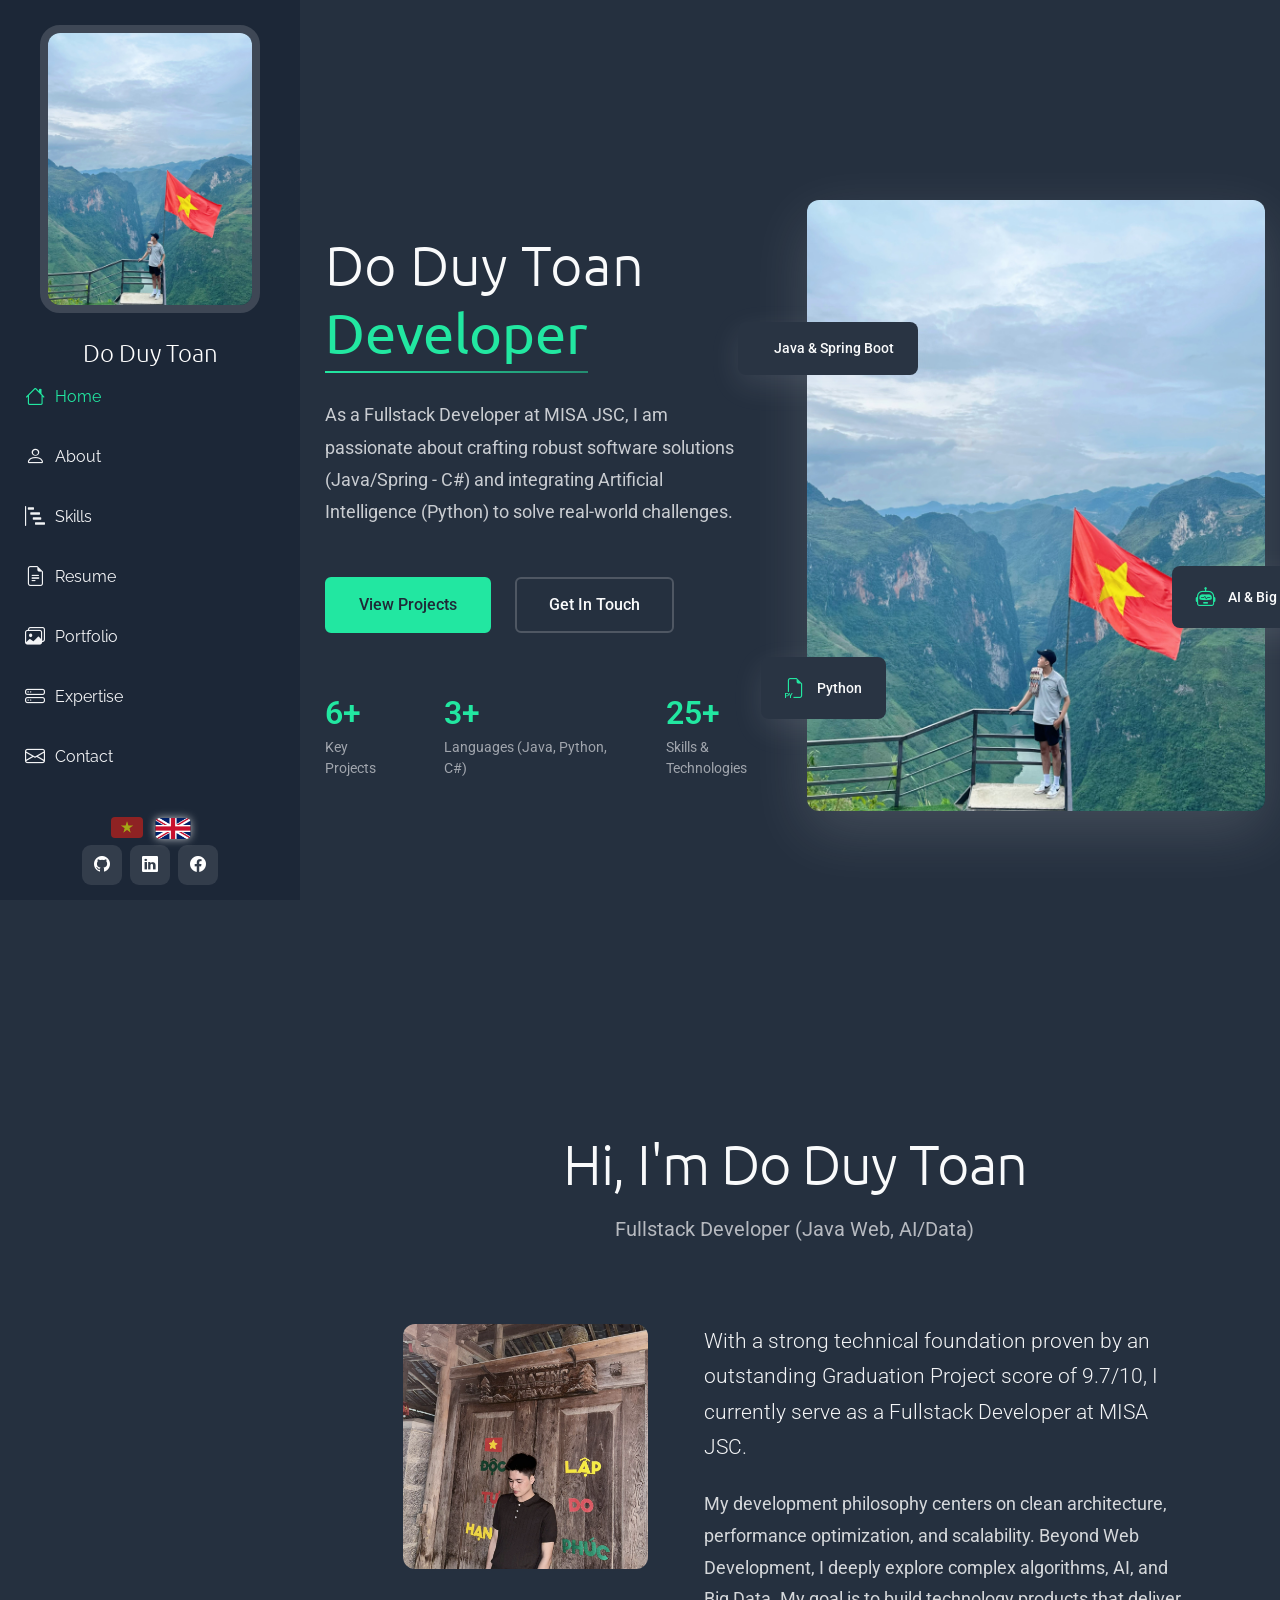
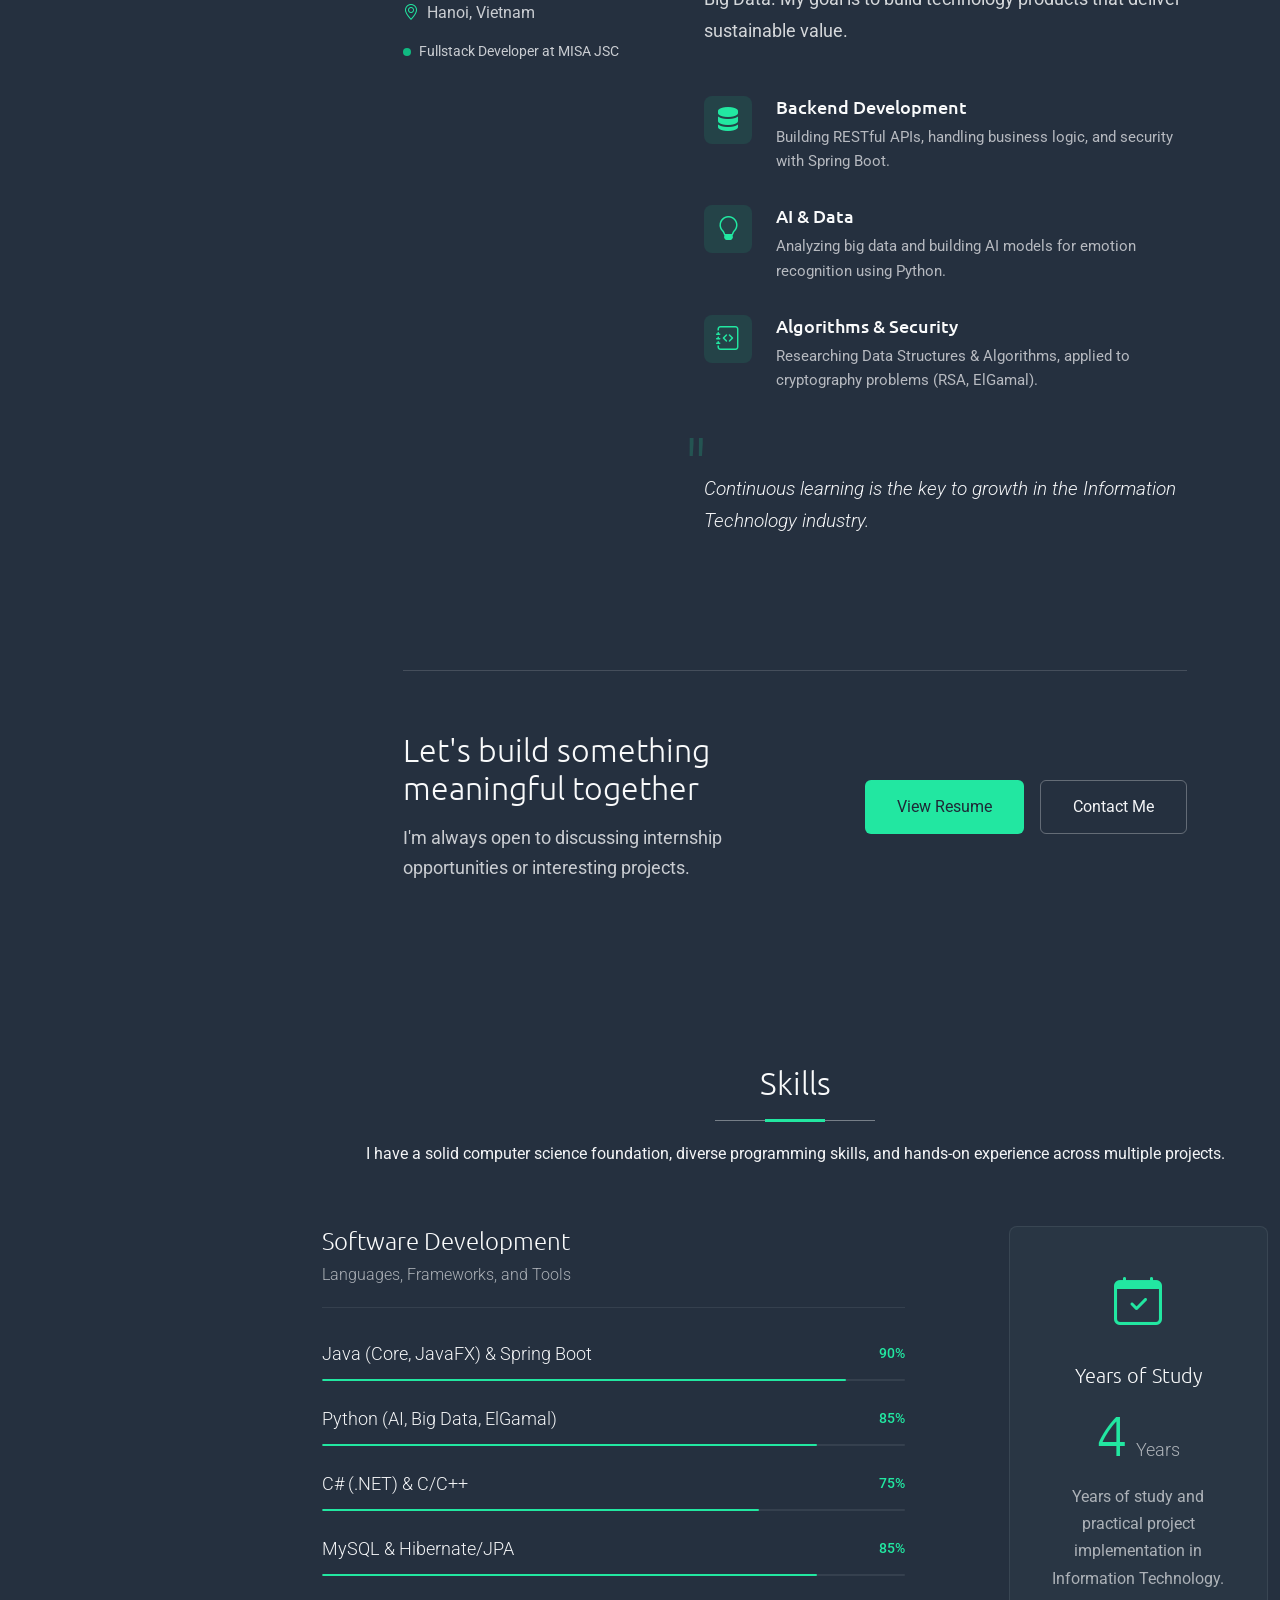
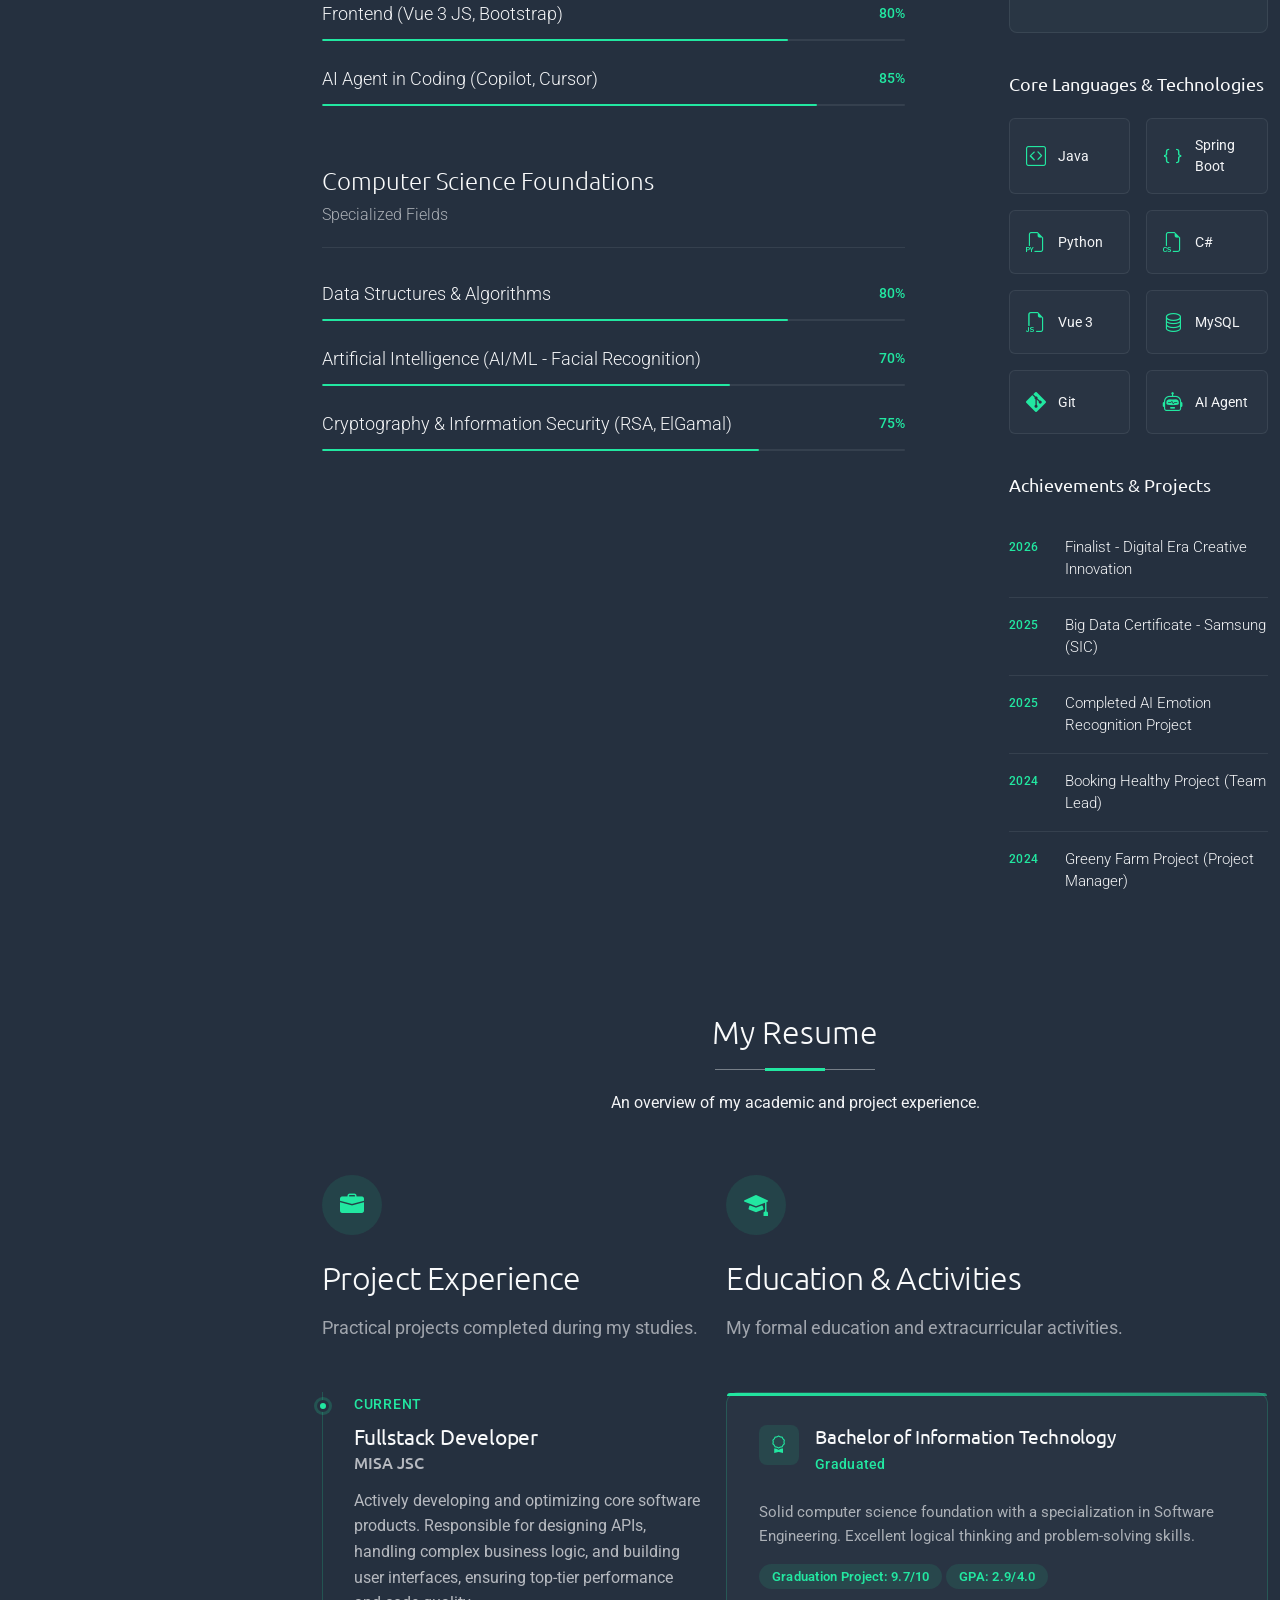
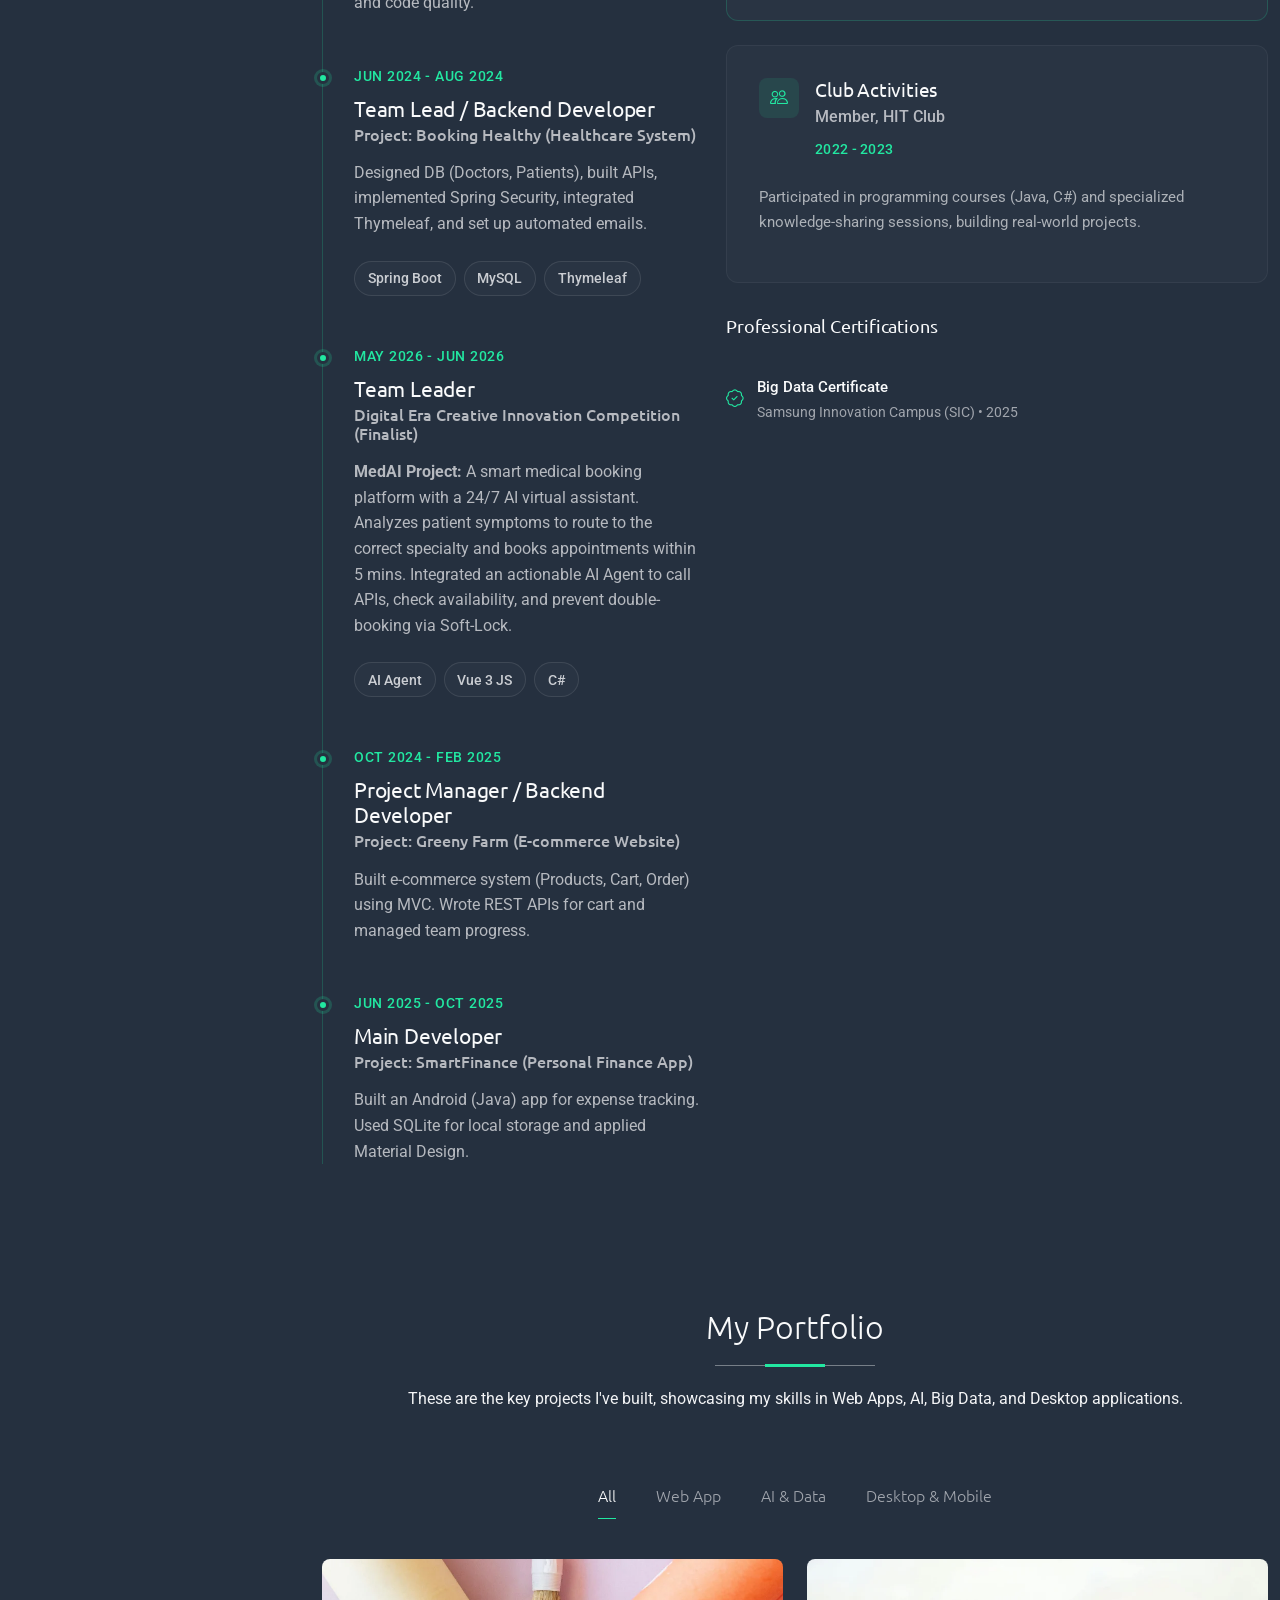
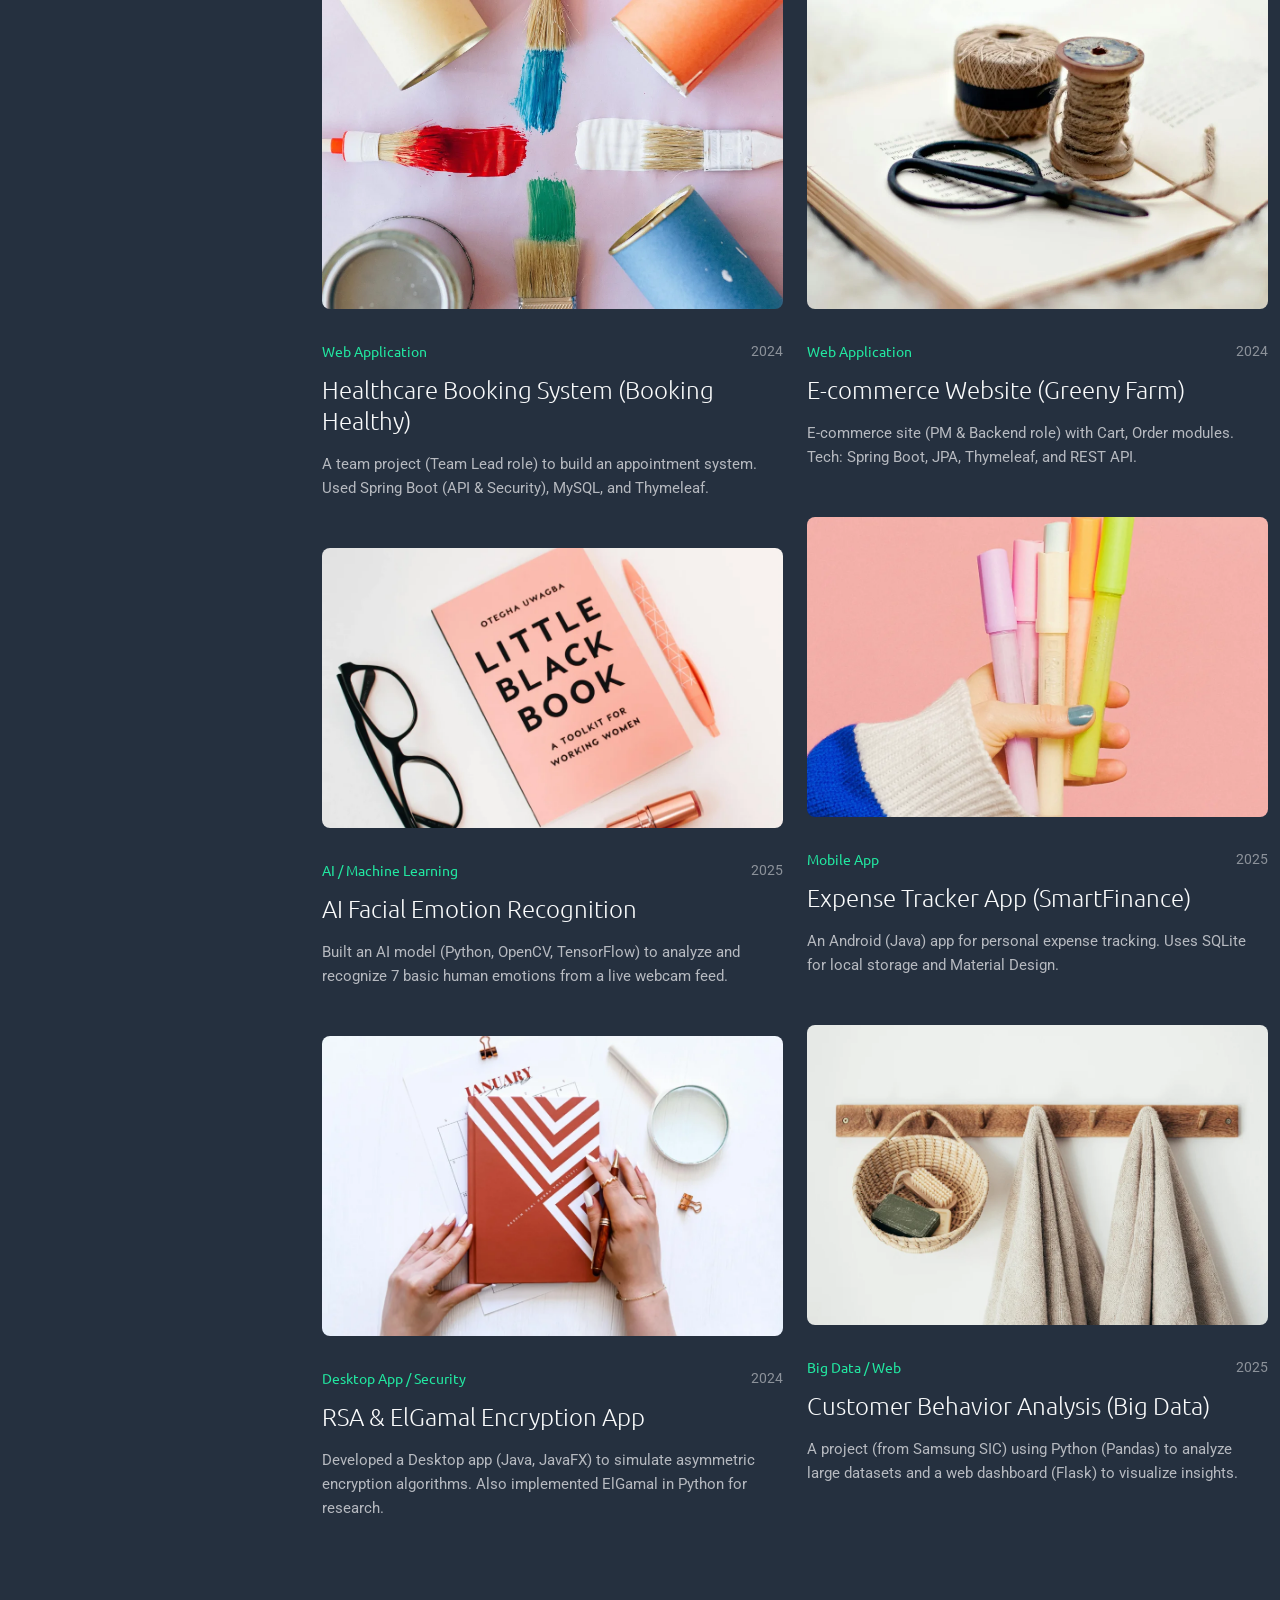
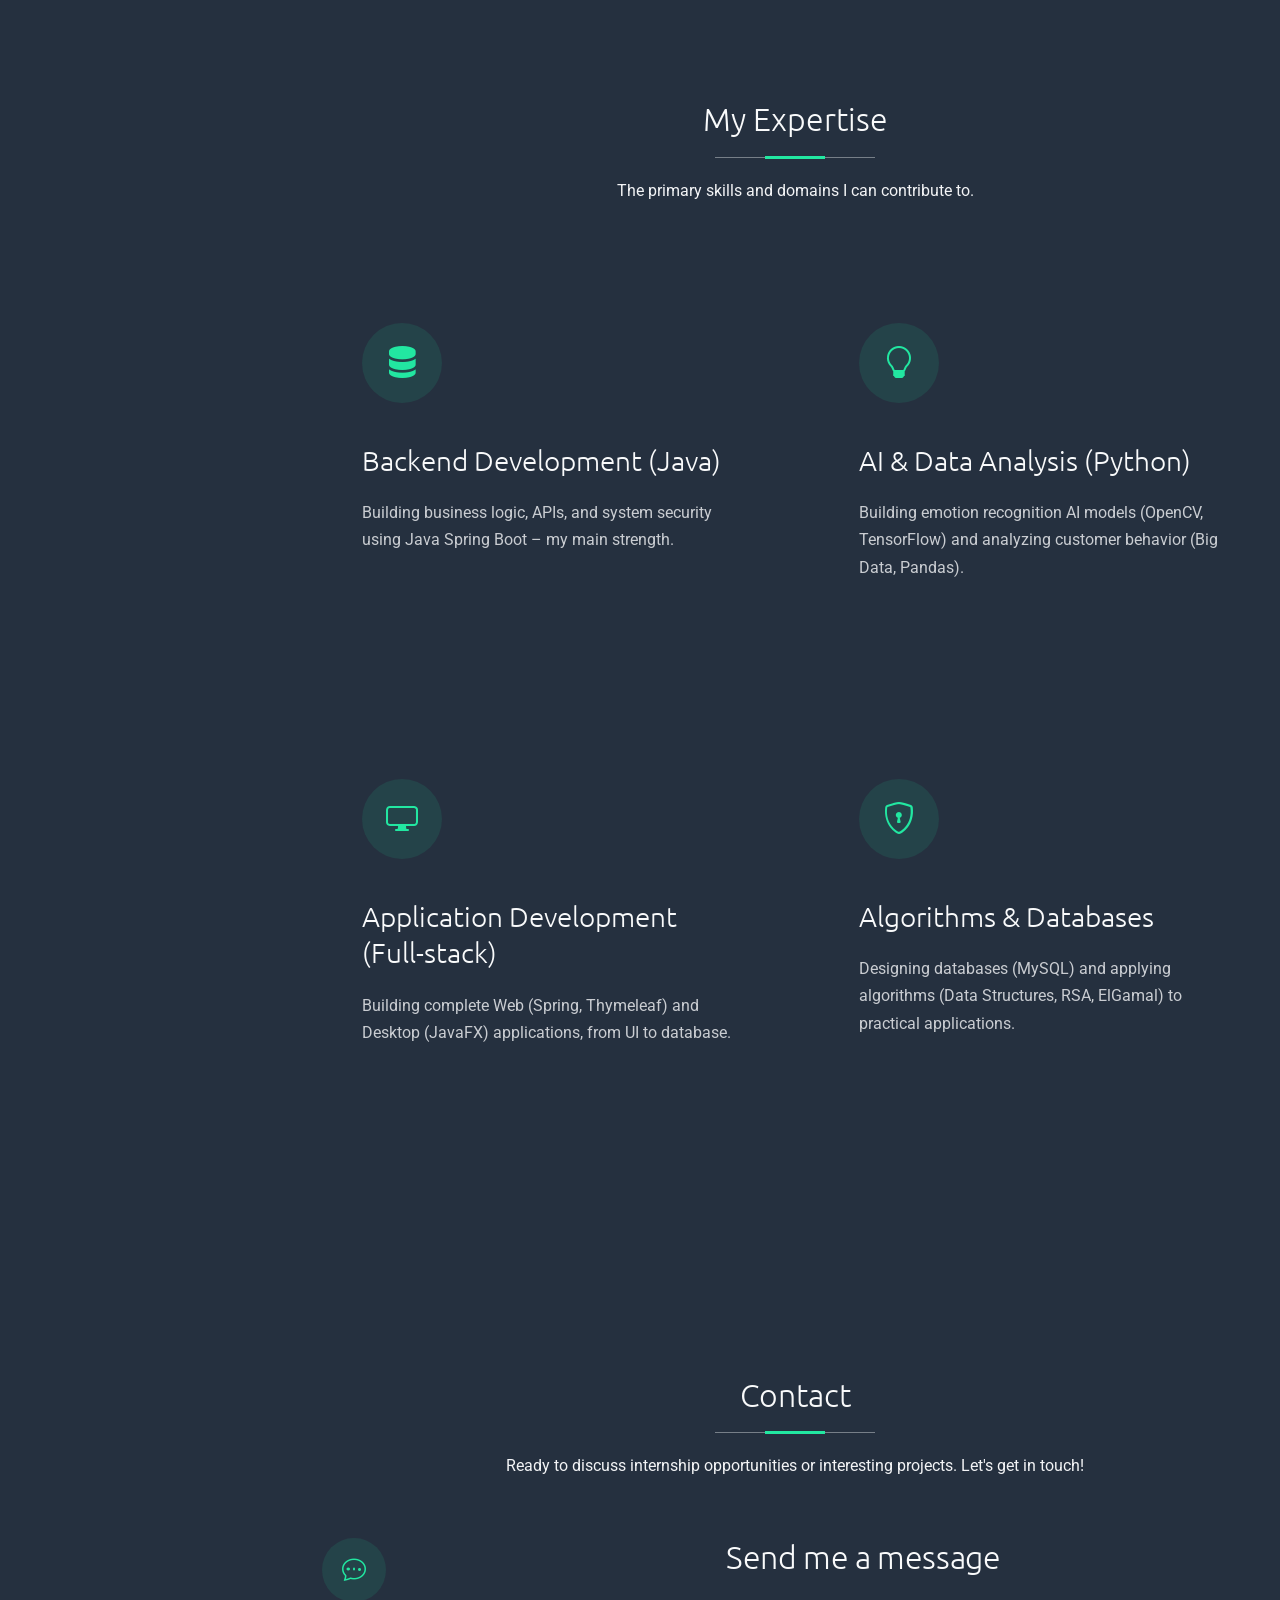
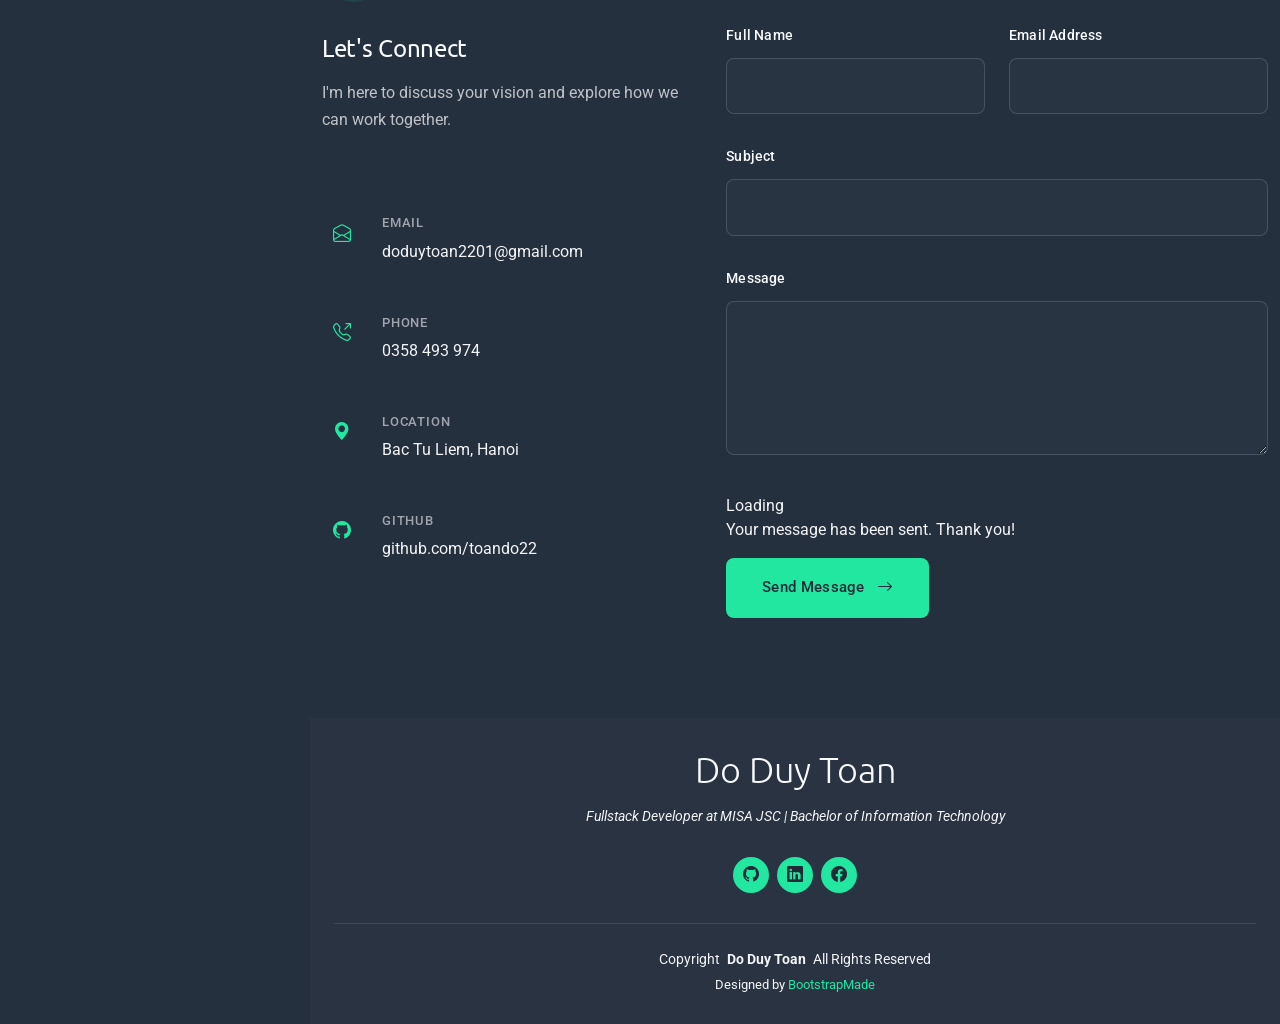
<file: en/index.html>
<!doctype html>
<html lang="en">
  <head>
    <meta charset="utf-8" />
    <meta content="width=device-width, initial-scale=1.0" name="viewport" />
    <title>Portfolio - Do Duy Toan</title>
    <meta
      name="description"
      content="Personal portfolio for Do Duy Toan - Java Web, AI, Big Data Developer. Projects and skills."
    />
    <meta
      name="keywords"
      content="Do Duy Toan, Java Developer, Spring Boot, Python, AI, Big Data, Portfolio, Developer"
    />

    <link href="../assets/img/favicon.png" rel="icon" />
    <link href="../assets/img/apple-touch-icon.png" rel="apple-touch-icon" />

    <link href="https://fonts.googleapis.com" rel="preconnect" />
    <link href="https://fonts.gstatic.com" rel="preconnect" crossorigin />
    <link
      href="https://fonts.googleapis.com/css2?family=Roboto:ital,wght@0,100;0,300;0,400;0,500;0,700;0,900;1,100;1,300;1,400;1,500;1,700;1,900&family=Raleway:ital,wght@0,100;0,200;0,300;0,400;0,500;0,600;0,700;0,800;0,900;1,100;1,200;1,300;1,400;1,500;1,600;1,700;1,800;1,900&family=Ubuntu:ital,wght@0,300;0,400;0,500;0,700;1,300;1,400;1,500;1,700&display=swap"
      rel="stylesheet"
    />

    <link
      href="../assets/vendor/bootstrap/css/bootstrap.min.css"
      rel="stylesheet"
    />
    <link
      href="../assets/vendor/bootstrap-icons/bootstrap-icons.css"
      rel="stylesheet"
    />
    <link href="../assets/vendor/aos/aos.css" rel="stylesheet" />
    <link
      href="../assets/vendor/glightbox/css/glightbox.min.css"
      rel="stylesheet"
    />
    <link
      href="../assets/vendor/swiper/swiper-bundle.min.css"
      rel="stylesheet"
    />

    <link href="../assets/css/main.css" rel="stylesheet" />
  </head>

  <body class="index-page">
    <header
      id="header"
      class="header dark-background d-flex flex-column justify-content-between"
    >
      <i class="header-toggle d-xl-none bi bi-list"></i>

      <div class="header-top">
        <div class="profile-img">
          <img
            src="../assets/img/profile/avatar_index.jpg"
            alt=""
            class="img-fluid"
          />
        </div>

        <a
          href="index.html"
          class="logo d-flex align-items-center justify-content-center"
        >
          <h1 class="sitename">Do Duy Toan</h1>
        </a>
      </div>

      <nav id="navmenu" class="navmenu">
        <ul>
          <li>
            <a href="#hero" class="active"
              ><i class="bi bi-house navicon"></i>Home</a
            >
          </li>
          <li>
            <a href="#about"><i class="bi bi-person navicon"></i> About</a>
          </li>
          <li>
            <a href="#skills"
              ><i class="bi bi-bar-chart-steps navicon"></i> Skills</a
            >
          </li>
          <li>
            <a href="#resume"
              ><i class="bi bi-file-earmark-text navicon"></i> Resume</a
            >
          </li>
          <li>
            <a href="#portfolio"
              ><i class="bi bi-images navicon"></i> Portfolio</a
            >
          </li>
          <li>
            <a href="#services"
              ><i class="bi bi-hdd-stack navicon"></i> Expertise</a
            >
          </li>
          <li>
            <a href="#contact"
              ><i class="bi bi-envelope navicon"></i> Contact</a
            >
          </li>
        </ul>
      </nav>

      <div class="language-switcher">
        <a href="../index.html" class="lang-vi" title="Tiếng Việt">
          <img src="../assets/img/flags/vi.png" alt="Tiếng Việt" />
        </a>
        <a href="index.html" class="lang-en active" title="English">
          <img src="../assets/img/flags/en.png" alt="English" />
        </a>
      </div>

      <div class="social-links text-center">
        <a href="https://github.com/toando22" target="_blank" class="github"
          ><i class="bi bi-github"></i
        ></a>
        <a href="#" class="linkedin"><i class="bi bi-linkedin"></i></a>
        <a href="#" class="facebook"><i class="bi bi-facebook"></i></a>
      </div>
    </header>

    <main class="main">
      <section id="hero" class="hero section">
        <div class="container" data-aos="fade-up" data-aos-delay="100">
          <div class="row align-items-center">
            <div class="col-lg-6 order-2 order-lg-1">
              <div class="hero-content">
                <h1 data-aos="fade-up" data-aos-delay="200">
                  Do Duy Toan
                  <span class="accent-text">Developer</span>
                </h1>
                <p
                  class="hero-description"
                  data-aos="fade-up"
                  data-aos-delay="300"
                >
                  As a Fullstack Developer at MISA JSC, I am passionate about
                  crafting robust software solutions (Java/Spring - C#) and
                  integrating Artificial Intelligence (Python) to solve
                  real-world challenges.
                </p>
                <div
                  class="hero-actions"
                  data-aos="fade-up"
                  data-aos-delay="400"
                >
                  <a href="#portfolio" class="btn-primary">View Projects</a>
                  <a href="#contact" class="btn-secondary">Get In Touch</a>
                </div>
                <div class="hero-stats" data-aos="fade-up" data-aos-delay="500">
                  <div class="stat-item">
                    <span class="stat-number">6+</span>
                    <span class="stat-label">Key Projects</span>
                  </div>
                  <div class="stat-item">
                    <span class="stat-number">3+</span>
                    <span class="stat-label">Languages (Java, Python, C#)</span>
                  </div>
                  <div class="stat-item">
                    <span class="stat-number">25+</span>
                    <span class="stat-label">Skills & Technologies</span>
                  </div>
                </div>
              </div>
            </div>

            <div class="col-lg-6 order-1 order-lg-2">
              <div class="hero-image" data-aos="fade-up" data-aos-delay="300">
                <div class="image-wrapper">
                  <img
                    src="../assets/img/profile/avatar_index.jpg"
                    alt="Do Duy Toan - Java Developer"
                    class="img-fluid main-image"
                  />
                  <div
                    class="floating-card card-1"
                    data-aos="fade-up"
                    data-aos-delay="600"
                  >
                    <i class="bi bi-code-braces"></i>
                    <span>Java & Spring Boot</span>
                  </div>
                  <div
                    class="floating-card card-2"
                    data-aos="fade-up"
                    data-aos-delay="700"
                  >
                    <i class="bi bi-robot"></i>
                    <span>AI & Big Data</span>
                  </div>
                  <div
                    class="floating-card card-3"
                    data-aos="fade-up"
                    data-aos-delay="800"
                  >
                    <i class="bi bi-filetype-py"></i>
                    <span>Python</span>
                  </div>
                </div>
              </div>
            </div>
          </div>
        </div>
      </section>
      <section id="about" class="about section">
        <div class="container" data-aos="fade-up" data-aos-delay="100">
          <div class="row justify-content-center">
            <div class="col-lg-10">
              <div
                class="intro-header text-center"
                data-aos="fade-up"
                data-aos-delay="150"
              >
                <h1>Hi, I'm Do Duy Toan</h1>
                <p class="subtitle">Fullstack Developer (Java Web, AI/Data)</p>
              </div>

              <div class="main-content-wrapper">
                <div class="row align-items-start">
                  <div
                    class="col-lg-4"
                    data-aos="fade-right"
                    data-aos-delay="200"
                  >
                    <div class="profile-section">
                      <div class="profile-image-container">
                        <img
                          src="../assets/img/profile/index_1.jpg"
                          class="img-fluid"
                          alt="Do Duy Toan"
                        />
                      </div>
                      <div class="profile-meta">
                        <div class="location">
                          <i class="bi bi-geo-alt"></i>
                          <span>Hanoi, Vietnam</span>
                        </div>
                        <div class="status">
                          <div class="status-indicator"></div>
                          <span>Fullstack Developer at MISA JSC</span>
                        </div>
                      </div>
                    </div>
                  </div>

                  <div
                    class="col-lg-8"
                    data-aos="fade-left"
                    data-aos-delay="250"
                  >
                    <div class="content-area">
                      <div class="story-block">
                        <p class="lead-text">
                          With a strong technical foundation proven by an
                          outstanding Graduation Project score of 9.7/10, I
                          currently serve as a Fullstack Developer at MISA JSC.
                        </p>

                        <p>
                          My development philosophy centers on clean
                          architecture, performance optimization, and
                          scalability. Beyond Web Development, I deeply explore
                          complex algorithms, AI, and Big Data. My goal is to
                          build technology products that deliver sustainable
                          value.
                        </p>
                      </div>

                      <div class="expertise-grid">
                        <div
                          class="expertise-item"
                          data-aos="zoom-in"
                          data-aos-delay="300"
                        >
                          <div class="expertise-icon">
                            <i class="bi bi-server"></i>
                          </div>
                          <div class="expertise-content">
                            <h4>Backend Development</h4>
                            <p>
                              Building RESTful APIs, handling business logic,
                              and security with Spring Boot.
                            </p>
                          </div>
                        </div>

                        <div
                          class="expertise-item"
                          data-aos="zoom-in"
                          data-aos-delay="350"
                        >
                          <div class="expertise-icon">
                            <i class="bi bi-lightbulb"></i>
                          </div>
                          <div class="expertise-content">
                            <h4>AI & Data</h4>
                            <p>
                              Analyzing big data and building AI models for
                              emotion recognition using Python.
                            </p>
                          </div>
                        </div>

                        <div
                          class="expertise-item"
                          data-aos="zoom-in"
                          data-aos-delay="400"
                        >
                          <div class="expertise-icon">
                            <i class="bi bi-journal-code"></i>
                          </div>
                          <div class="expertise-content">
                            <h4>Algorithms & Security</h4>
                            <p>
                              Researching Data Structures & Algorithms, applied
                              to cryptography problems (RSA, ElGamal).
                            </p>
                          </div>
                        </div>
                      </div>

                      <div
                        class="philosophy-quote"
                        data-aos="fade-up"
                        data-aos-delay="450"
                      >
                        <div class="quote-mark">"</div>
                        <p>
                          Continuous learning is the key to growth in the
                          Information Technology industry.
                        </p>
                      </div>
                    </div>
                  </div>
                </div>
              </div>

              <div
                class="bottom-section"
                data-aos="fade-up"
                data-aos-delay="500"
              >
                <div class="row align-items-center">
                  <div class="col-lg-6">
                    <div class="collaboration-text">
                      <h3>Let's build something meaningful together</h3>
                      <p>
                        I'm always open to discussing internship opportunities
                        or interesting projects.
                      </p>
                    </div>
                  </div>
                  <div class="col-lg-6">
                    <div class="action-buttons">
                      <a href="#resume" class="btn-custom primary"
                        >View Resume</a
                      >
                      <a href="#contact" class="btn-custom secondary"
                        >Contact Me</a
                      >
                    </div>
                  </div>
                </div>
              </div>
            </div>
          </div>
        </div>
      </section>
      <section id="skills" class="skills section">
        <div class="container section-title" data-aos="fade-up">
          <h2>Skills</h2>
          <p>
            I have a solid computer science foundation, diverse programming
            skills, and hands-on experience across multiple projects.
          </p>
        </div>
        <div class="container" data-aos="fade-up" data-aos-delay="100">
          <div class="row">
            <div class="col-lg-8">
              <div class="skills-container">
                <div
                  class="skill-category skills-animation"
                  data-aos="fade-up"
                  data-aos-delay="200"
                >
                  <div class="category-header">
                    <h3 class="category-title">Software Development</h3>
                    <p class="category-subtitle">
                      Languages, Frameworks, and Tools
                    </p>
                  </div>
                  <div class="skills-list">
                    <div class="skill-row">
                      <div class="skill-info">
                        <span class="skill-name"
                          >Java (Core, JavaFX) & Spring Boot</span
                        >
                        <span class="skill-percentage">90%</span>
                      </div>
                      <div class="progress">
                        <div
                          class="progress-bar"
                          role="progressbar"
                          aria-valuenow="90"
                          aria-valuemin="0"
                          aria-valuemax="100"
                        ></div>
                      </div>
                    </div>
                    <div class="skill-row">
                      <div class="skill-info">
                        <span class="skill-name"
                          >Python (AI, Big Data, ElGamal)</span
                        >
                        <span class="skill-percentage">85%</span>
                      </div>
                      <div class="progress">
                        <div
                          class="progress-bar"
                          role="progressbar"
                          aria-valuenow="85"
                          aria-valuemin="0"
                          aria-valuemax="100"
                        ></div>
                      </div>
                    </div>
                    <div class="skill-row">
                      <div class="skill-info">
                        <span class="skill-name">C# (.NET) & C/C++</span>
                        <span class="skill-percentage">75%</span>
                      </div>
                      <div class="progress">
                        <div
                          class="progress-bar"
                          role="progressbar"
                          aria-valuenow="75"
                          aria-valuemin="0"
                          aria-valuemax="100"
                        ></div>
                      </div>
                    </div>
                    <div class="skill-row">
                      <div class="skill-info">
                        <span class="skill-name">MySQL & Hibernate/JPA</span>
                        <span class="skill-percentage">85%</span>
                      </div>
                      <div class="progress">
                        <div
                          class="progress-bar"
                          role="progressbar"
                          aria-valuenow="85"
                          aria-valuemin="0"
                          aria-valuemax="100"
                        ></div>
                      </div>
                    </div>
                    <div class="skill-row">
                      <div class="skill-info">
                        <span class="skill-name"
                          >Frontend (Vue 3 JS, Bootstrap)</span
                        >
                        <span class="skill-percentage">80%</span>
                      </div>
                      <div class="progress">
                        <div
                          class="progress-bar"
                          role="progressbar"
                          aria-valuenow="80"
                          aria-valuemin="0"
                          aria-valuemax="100"
                        ></div>
                      </div>
                    </div>
                    <div class="skill-row">
                      <div class="skill-info">
                        <span class="skill-name"
                          >AI Agent in Coding (Copilot, Cursor)</span
                        >
                        <span class="skill-percentage">85%</span>
                      </div>
                      <div class="progress">
                        <div
                          class="progress-bar"
                          role="progressbar"
                          aria-valuenow="85"
                          aria-valuemin="0"
                          aria-valuemax="100"
                        ></div>
                      </div>
                    </div>
                  </div>
                </div>

                <div
                  class="skill-category skills-animation"
                  data-aos="fade-up"
                  data-aos-delay="250"
                >
                  <div class="category-header">
                    <h3 class="category-title">Computer Science Foundations</h3>
                    <p class="category-subtitle">Specialized Fields</p>
                  </div>
                  <div class="skills-list">
                    <div class="skill-row">
                      <div class="skill-info">
                        <span class="skill-name"
                          >Data Structures & Algorithms</span
                        >
                        <span class="skill-percentage">80%</span>
                      </div>
                      <div class="progress">
                        <div
                          class="progress-bar"
                          role="progressbar"
                          aria-valuenow="80"
                          aria-valuemin="0"
                          aria-valuemax="100"
                        ></div>
                      </div>
                    </div>
                    <div class="skill-row">
                      <div class="skill-info">
                        <span class="skill-name"
                          >Artificial Intelligence (AI/ML - Facial
                          Recognition)</span
                        >
                        <span class="skill-percentage">70%</span>
                      </div>
                      <div class="progress">
                        <div
                          class="progress-bar"
                          role="progressbar"
                          aria-valuenow="70"
                          aria-valuemin="0"
                          aria-valuemax="100"
                        ></div>
                      </div>
                    </div>
                    <div class="skill-row">
                      <div class="skill-info">
                        <span class="skill-name"
                          >Cryptography & Information Security (RSA,
                          ElGamal)</span
                        >
                        <span class="skill-percentage">75%</span>
                      </div>
                      <div class="progress">
                        <div
                          class="progress-bar"
                          role="progressbar"
                          aria-valuenow="75"
                          aria-valuemin="0"
                          aria-valuemax="100"
                        ></div>
                      </div>
                    </div>
                  </div>
                </div>
              </div>
            </div>

            <div class="col-lg-4">
              <div class="skills-sidebar">
                <div
                  class="expertise-highlight"
                  data-aos="fade-up"
                  data-aos-delay="350"
                >
                  <div class="highlight-icon">
                    <i class="bi bi-calendar-check"></i>
                  </div>
                  <h4 class="highlight-title">Years of Study</h4>
                  <div class="experience-number">
                    <span
                      data-purecounter-start="0"
                      data-purecounter-end="4"
                      data-purecounter-duration="1"
                      class="purecounter"
                    ></span>
                    <span class="experience-label">Years</span>
                  </div>
                  <p class="highlight-description">
                    Years of study and practical project implementation in
                    Information Technology.
                  </p>
                </div>

                <div
                  class="technologies-section"
                  data-aos="fade-up"
                  data-aos-delay="400"
                >
                  <h5 class="tech-title">Core Languages & Technologies</h5>
                  <div class="tech-stack">
                    <div class="tech-item">
                      <i class="bi bi-code-square"></i>
                      <span>Java</span>
                    </div>
                    <div class="tech-item">
                      <i class="bi bi-braces"></i>
                      <span>Spring Boot</span>
                    </div>
                    <div class="tech-item">
                      <i class="bi bi-filetype-py"></i>
                      <span>Python</span>
                    </div>
                    <div class="tech-item">
                      <i class="bi bi-filetype-cs"></i>
                      <span>C#</span>
                    </div>
                    <div class="tech-item">
                      <i class="bi bi-filetype-js"></i>
                      <span>Vue 3</span>
                    </div>
                    <div class="tech-item">
                      <i class="bi bi-database"></i>
                      <span>MySQL</span>
                    </div>
                    <div class="tech-item">
                      <i class="bi bi-git"></i>
                      <span>Git</span>
                    </div>
                    <div class="tech-item">
                      <i class="bi bi-robot"></i>
                      <span>AI Agent</span>
                    </div>
                  </div>
                </div>

                <div
                  class="achievements-section"
                  data-aos="fade-up"
                  data-aos-delay="450"
                >
                  <h5 class="achievements-title">Achievements & Projects</h5>
                  <div class="achievement-list">
                    <div class="achievement-item">
                      <div class="achievement-date">2026</div>
                      <div class="achievement-text">
                        Finalist - Digital Era Creative Innovation
                      </div>
                    </div>
                    <div class="achievement-item">
                      <div class="achievement-date">2025</div>
                      <div class="achievement-text">
                        Big Data Certificate - Samsung (SIC)
                      </div>
                    </div>
                    <div class="achievement-item">
                      <div class="achievement-date">2025</div>
                      <div class="achievement-text">
                        Completed AI Emotion Recognition Project
                      </div>
                    </div>
                    <div class="achievement-item">
                      <div class="achievement-date">2024</div>
                      <div class="achievement-text">
                        Booking Healthy Project (Team Lead)
                      </div>
                    </div>
                    <div class="achievement-item">
                      <div class="achievement-date">2024</div>
                      <div class="achievement-text">
                        Greeny Farm Project (Project Manager)
                      </div>
                    </div>
                  </div>
                </div>
              </div>
            </div>
          </div>
        </div>
      </section>
      <section id="resume" class="resume section">
        <div class="container section-title" data-aos="fade-up">
          <h2>My Resume</h2>
          <p>An overview of my academic and project experience.</p>
        </div>
        <div class="container" data-aos="fade-up" data-aos-delay="100">
          <div class="row align-items-start">
            <div class="col-lg-5" data-aos="fade-right" data-aos-delay="200">
              <div class="professional-journey">
                <div class="section-intro">
                  <div class="icon-wrapper">
                    <i class="bi bi-briefcase-fill"></i>
                  </div>
                  <h2>Project Experience</h2>
                  <p>Practical projects completed during my studies.</p>
                </div>

                <div class="experience-timeline">
                  <div
                    class="timeline-item"
                    data-aos="fade-up"
                    data-aos-delay="250"
                  >
                    <div class="timeline-dot"></div>
                    <div class="timeline-content">
                      <div class="position-meta">
                        <span class="timeline-year">Current</span>
                      </div>
                      <h3>Fullstack Developer</h3>
                      <h4>MISA JSC</h4>
                      <p>
                        Actively developing and optimizing core software
                        products. Responsible for designing APIs, handling
                        complex business logic, and building user interfaces,
                        ensuring top-tier performance and code quality.
                      </p>
                    </div>
                  </div>

                  <div
                    class="timeline-item"
                    data-aos="fade-up"
                    data-aos-delay="300"
                  >
                    <div class="timeline-dot"></div>
                    <div class="timeline-content">
                      <div class="position-meta">
                        <span class="timeline-year">Jun 2024 - Aug 2024</span>
                      </div>
                      <h3>Team Lead / Backend Developer</h3>
                      <h4>Project: Booking Healthy (Healthcare System)</h4>
                      <p>
                        Designed DB (Doctors, Patients), built APIs, implemented
                        Spring Security, integrated Thymeleaf, and set up
                        automated emails.
                      </p>
                      <div class="key-achievements">
                        <span class="achievement-tag">Spring Boot</span>
                        <span class="achievement-tag">MySQL</span>
                        <span class="achievement-tag">Thymeleaf</span>
                      </div>
                    </div>
                  </div>

                  <div
                    class="timeline-item"
                    data-aos="fade-up"
                    data-aos-delay="350"
                  >
                    <div class="timeline-dot"></div>
                    <div class="timeline-content">
                      <div class="position-meta">
                        <span class="timeline-year">May 2026 - Jun 2026</span>
                      </div>
                      <h3>Team Leader</h3>
                      <h4>
                        Digital Era Creative Innovation Competition (Finalist)
                      </h4>
                      <p>
                        <strong>MedAI Project:</strong> A smart medical booking
                        platform with a 24/7 AI virtual assistant. Analyzes
                        patient symptoms to route to the correct specialty and
                        books appointments within 5 mins. Integrated an
                        actionable AI Agent to call APIs, check availability,
                        and prevent double-booking via Soft-Lock.
                      </p>
                      <div class="key-achievements">
                        <span class="achievement-tag">AI Agent</span>
                        <span class="achievement-tag">Vue 3 JS</span>
                        <span class="achievement-tag">C#</span>
                      </div>
                    </div>
                  </div>

                  <div
                    class="timeline-item"
                    data-aos="fade-up"
                    data-aos-delay="320"
                  >
                    <div class="timeline-dot"></div>
                    <div class="timeline-content">
                      <div class="position-meta">
                        <span class="timeline-year">Oct 2024 - Feb 2025</span>
                      </div>
                      <h3>Project Manager / Backend Developer</h3>
                      <h4>Project: Greeny Farm (E-commerce Website)</h4>
                      <p>
                        Built e-commerce system (Products, Cart, Order) using
                        MVC. Wrote REST APIs for cart and managed team progress.
                      </p>
                    </div>
                  </div>

                  <div
                    class="timeline-item"
                    data-aos="fade-up"
                    data-aos-delay="400"
                  >
                    <div class="timeline-dot"></div>
                    <div class="timeline-content">
                      <div class="position-meta">
                        <span class="timeline-year">Jun 2025 - Oct 2025</span>
                      </div>
                      <h3>Main Developer</h3>
                      <h4>Project: SmartFinance (Personal Finance App)</h4>
                      <p>
                        Built an Android (Java) app for expense tracking. Used
                        SQLite for local storage and applied Material Design.
                      </p>
                    </div>
                  </div>
                </div>
              </div>
            </div>

            <div class="col-lg-7" data-aos="fade-left" data-aos-delay="200">
              <div class="education-skills">
                <div class="section-intro">
                  <div class="icon-wrapper">
                    <i class="bi bi-mortarboard-fill"></i>
                  </div>
                  <h2>Education &amp; Activities</h2>
                  <p>My formal education and extracurricular activities.</p>
                </div>

                <div class="education-grid">
                  <div
                    class="education-card primary"
                    data-aos="zoom-in"
                    data-aos-delay="300"
                  >
                    <div class="education-header">
                      <div class="degree-icon">
                        <i class="bi bi-award"></i>
                      </div>
                      <div class="degree-info">
                        <h3>Bachelor of Information Technology</h3>
                        <span class="graduation-year">Graduated</span>
                      </div>
                    </div>
                    <div class="education-details">
                      <p>
                        Solid computer science foundation with a specialization
                        in Software Engineering. Excellent logical thinking and
                        problem-solving skills.
                      </p>
                      <div class="honors">
                        <span class="honor-badge"
                          >Graduation Project: 9.7/10</span
                        >
                        <span class="honor-badge">GPA: 2.9/4.0</span>
                      </div>
                    </div>
                  </div>

                  <div
                    class="education-card"
                    data-aos="zoom-in"
                    data-aos-delay="350"
                  >
                    <div class="education-header">
                      <div class="degree-icon">
                        <i class="bi bi-people"></i>
                      </div>
                      <div class="degree-info">
                        <h3>Club Activities</h3>
                        <p class="institution">Member, HIT Club</p>
                        <span class="graduation-year">2022 - 2023</span>
                      </div>
                    </div>
                    <div class="education-details">
                      <p>
                        Participated in programming courses (Java, C#) and
                        specialized knowledge-sharing sessions, building
                        real-world projects.
                      </p>
                    </div>
                  </div>

                  <div
                    class="certification-section"
                    data-aos="fade-up"
                    data-aos-delay="400"
                  >
                    <h4>Professional Certifications</h4>
                    <div class="certifications">
                      <div class="cert-item">
                        <i class="bi bi-patch-check"></i>
                        <div class="cert-details">
                          <span class="cert-name">Big Data Certificate</span>
                          <span class="cert-provider"
                            >Samsung Innovation Campus (SIC) • 2025</span
                          >
                        </div>
                      </div>
                    </div>
                  </div>
                </div>
              </div>
            </div>
          </div>
        </div>
      </section>
      <section id="portfolio" class="portfolio section">
        <div class="container section-title" data-aos="fade-up">
          <h2>My Portfolio</h2>
          <p>
            These are the key projects I've built, showcasing my skills in Web
            Apps, AI, Big Data, and Desktop applications.
          </p>
        </div>
        <div class="container" data-aos="fade-up" data-aos-delay="100">
          <div
            class="isotope-layout"
            data-default-filter="*"
            data-layout="masonry"
            data-sort="original-order"
          >
            <div
              class="filters-wrapper"
              data-aos="fade-up"
              data-aos-delay="200"
            >
              <ul class="portfolio-filters isotope-filters">
                <li data-filter="*" class="filter-active">All</li>
                <li data-filter=".filter-web">Web App</li>
                <li data-filter=".filter-ai-data">AI & Data</li>
                <li data-filter=".filter-desktop-mobile">Desktop & Mobile</li>
              </ul>
            </div>

            <div
              class="row gy-5 portfolio-container isotope-container"
              data-aos="fade-up"
              data-aos-delay="300"
            >
              <div class="col-lg-6 portfolio-item isotope-item filter-web">
                <div class="portfolio-card">
                  <div class="portfolio-image">
                    <img
                      src="../assets/img/portfolio/portfolio-3.webp"
                      class="img-fluid"
                      alt="Booking Healthy"
                      loading="lazy"
                    />
                    <div class="portfolio-overlay">
                      <div class="portfolio-actions">
                        <a
                          href="../assets/img/portfolio/portfolio-3.webp"
                          class="glightbox action-btn preview-btn"
                          title="Booking Healthy"
                          ><i class="bi bi-eye"></i
                        ></a>
                        <a
                          href="project-booking.html"
                          class="action-btn details-btn"
                          title="View Project"
                          ><i class="bi bi-arrow-up-right"></i
                        ></a>
                      </div>
                    </div>
                  </div>
                  <div class="portfolio-content">
                    <div class="portfolio-meta">
                      <span class="portfolio-category">Web Application</span>
                      <span class="portfolio-year">2024</span>
                    </div>
                    <h3 class="portfolio-title">
                      Healthcare Booking System (Booking Healthy)
                    </h3>
                    <p class="portfolio-description">
                      A team project (Team Lead role) to build an appointment
                      system. Used Spring Boot (API & Security), MySQL, and
                      Thymeleaf.
                    </p>
                  </div>
                </div>
              </div>
              <div class="col-lg-6 portfolio-item isotope-item filter-web">
                <div class="portfolio-card">
                  <div class="portfolio-image">
                    <img
                      src="../assets/img/portfolio/portfolio-7.webp"
                      class="img-fluid"
                      alt="Greeny Farm"
                      loading="lazy"
                    />
                    <div class="portfolio-overlay">
                      <div class="portfolio-actions">
                        <a
                          href="../assets/img/portfolio/portfolio-7.webp"
                          class="glightbox action-btn preview-btn"
                          title="Greeny Farm"
                          ><i class="bi bi-eye"></i
                        ></a>
                        <a
                          href="project-agri.html"
                          class="action-btn details-btn"
                          title="View Project"
                          ><i class="bi bi-arrow-up-right"></i
                        ></a>
                      </div>
                    </div>
                  </div>
                  <div class="portfolio-content">
                    <div class="portfolio-meta">
                      <span class="portfolio-category">Web Application</span>
                      <span class="portfolio-year">2024</span>
                    </div>
                    <h3 class="portfolio-title">
                      E-commerce Website (Greeny Farm)
                    </h3>
                    <p class="portfolio-description">
                      E-commerce site (PM & Backend role) with Cart, Order
                      modules. Tech: Spring Boot, JPA, Thymeleaf, and REST API.
                    </p>
                  </div>
                </div>
              </div>
              <div
                class="col-lg-6 portfolio-item isotope-item filter-desktop-mobile"
              >
                <div class="portfolio-card">
                  <div class="portfolio-image">
                    <img
                      src="../assets/img/portfolio/portfolio-portrait-3.webp"
                      class="img-fluid"
                      alt="SmartFinance"
                      loading="lazy"
                    />
                    <div class="portfolio-overlay">
                      <div class="portfolio-actions">
                        <a
                          href="../assets/img/portfolio/portfolio-portrait-3.webp"
                          class="glightbox action-btn preview-btn"
                          title="SmartFinance"
                          ><i class="bi bi-eye"></i
                        ></a>
                        <a
                          href="project-finance-app.html"
                          class="action-btn details-btn"
                          title="View Project"
                          ><i class="bi bi-arrow-up-right"></i
                        ></a>
                      </div>
                    </div>
                  </div>
                  <div class="portfolio-content">
                    <div class="portfolio-meta">
                      <span class="portfolio-category">Mobile App</span>
                      <span class="portfolio-year">2025</span>
                    </div>
                    <h3 class="portfolio-title">
                      Expense Tracker App (SmartFinance)
                    </h3>
                    <p class="portfolio-description">
                      An Android (Java) app for personal expense tracking. Uses
                      SQLite for local storage and Material Design.
                    </p>
                  </div>
                </div>
              </div>
              <div class="col-lg-6 portfolio-item isotope-item filter-ai-data">
                <div class="portfolio-card">
                  <div class="portfolio-image">
                    <img
                      src="../assets/img/portfolio/portfolio-9.webp"
                      class="img-fluid"
                      alt="AI Emotion Recognition"
                      loading="lazy"
                    />
                    <div class="portfolio-overlay">
                      <div class="portfolio-actions">
                        <a
                          href="../assets/img/portfolio/portfolio-9.webp"
                          class="glightbox action-btn preview-btn"
                          title="AI Emotion Recognition"
                          ><i class="bi bi-eye"></i
                        ></a>
                        <a
                          href="project-ai-emotion.html"
                          class="action-btn details-btn"
                          title="View Project"
                          ><i class="bi bi-arrow-up-right"></i
                        ></a>
                      </div>
                    </div>
                  </div>
                  <div class="portfolio-content">
                    <div class="portfolio-meta">
                      <span class="portfolio-category"
                        >AI / Machine Learning</span
                      >
                      <span class="portfolio-year">2025</span>
                    </div>
                    <h3 class="portfolio-title">
                      AI Facial Emotion Recognition
                    </h3>
                    <p class="portfolio-description">
                      Built an AI model (Python, OpenCV, TensorFlow) to analyze
                      and recognize 7 basic human emotions from a live webcam
                      feed.
                    </p>
                  </div>
                </div>
              </div>
              <div
                class="col-lg-6 portfolio-item isotope-item filter-ai-data filter-web"
              >
                <div class="portfolio-card">
                  <div class="portfolio-image">
                    <img
                      src="../assets/img/portfolio/portfolio-11.webp"
                      class="img-fluid"
                      alt="Big Data Analysis"
                      loading="lazy"
                    />
                    <div class="portfolio-overlay">
                      <div class="portfolio-actions">
                        <a
                          href="../assets/img/portfolio/portfolio-11.webp"
                          class="glightbox action-btn preview-btn"
                          title="Big Data Analysis"
                          ><i class="bi bi-eye"></i
                        ></a>
                        <a
                          href="project-bigdata.html"
                          class="action-btn details-btn"
                          title="View Project"
                          ><i class="bi bi-arrow-up-right"></i
                        ></a>
                      </div>
                    </div>
                  </div>
                  <div class="portfolio-content">
                    <div class="portfolio-meta">
                      <span class="portfolio-category">Big Data / Web</span>
                      <span class="portfolio-year">2025</span>
                    </div>
                    <h3 class="portfolio-title">
                      Customer Behavior Analysis (Big Data)
                    </h3>
                    <p class="portfolio-description">
                      A project (from Samsung SIC) using Python (Pandas) to
                      analyze large datasets and a web dashboard (Flask) to
                      visualize insights.
                    </p>
                  </div>
                </div>
              </div>
              <div
                class="col-lg-6 portfolio-item isotope-item filter-desktop-mobile"
              >
                <div class="portfolio-card">
                  <div class="portfolio-image">
                    <img
                      src="../assets/img/portfolio/portfolio-12.webp"
                      class="img-fluid"
                      alt="RSA Encryption App"
                      loading="lazy"
                    />
                    <div class="portfolio-overlay">
                      <div class="portfolio-actions">
                        <a
                          href="../assets/img/portfolio/portfolio-12.webp"
                          class="glightbox action-btn preview-btn"
                          title="RSA Encryption App"
                          ><i class="bi bi-eye"></i
                        ></a>
                        <a
                          href="project-crypto.html"
                          class="action-btn details-btn"
                          title="View Project"
                          ><i class="bi bi-arrow-up-right"></i
                        ></a>
                      </div>
                    </div>
                  </div>
                  <div class="portfolio-content">
                    <div class="portfolio-meta">
                      <span class="portfolio-category"
                        >Desktop App / Security</span
                      >
                      <span class="portfolio-year">2024</span>
                    </div>
                    <h3 class="portfolio-title">
                      RSA & ElGamal Encryption App
                    </h3>
                    <p class="portfolio-description">
                      Developed a Desktop app (Java, JavaFX) to simulate
                      asymmetric encryption algorithms. Also implemented ElGamal
                      in Python for research.
                    </p>
                  </div>
                </div>
              </div>
            </div>
          </div>
        </div>
      </section>
      <section id="services" class="services section">
        <div class="container section-title" data-aos="fade-up">
          <h2>My Expertise</h2>
          <p>The primary skills and domains I can contribute to.</p>
        </div>
        <div class="container" data-aos="fade-up" data-aos-delay="100">
          <div class="row g-5">
            <div class="col-lg-6" data-aos="fade-right" data-aos-delay="200">
              <div class="service-item">
                <div class="service-icon">
                  <i class="bi bi-server"></i>
                </div>
                <div class="service-content">
                  <h3>Backend Development (Java)</h3>
                  <p>
                    Building business logic, APIs, and system security using
                    Java Spring Boot – my main strength.
                  </p>
                </div>
              </div>
            </div>

            <div class="col-lg-6" data-aos="fade-left" data-aos-delay="250">
              <div class="service-item">
                <div class="service-icon">
                  <i class="bi bi-lightbulb"></i>
                </div>
                <div class="service-content">
                  <h3>AI & Data Analysis (Python)</h3>
                  <p>
                    Building emotion recognition AI models (OpenCV, TensorFlow)
                    and analyzing customer behavior (Big Data, Pandas).
                  </p>
                </div>
              </div>
            </div>

            <div class="col-lg-6" data-aos="fade-right" data-aos-delay="300">
              <div class="service-item">
                <div class="service-icon">
                  <i class="bi bi-display"></i>
                </div>
                <div class="service-content">
                  <h3>Application Development (Full-stack)</h3>
                  <p>
                    Building complete Web (Spring, Thymeleaf) and Desktop
                    (JavaFX) applications, from UI to database.
                  </p>
                </div>
              </div>
            </div>

            <div class="col-lg-6" data-aos="fade-left" data-aos-delay="350">
              <div class="service-item">
                <div class="service-icon">
                  <i class="bi bi-shield-lock"></i>
                </div>
                <div class="service-content">
                  <h3>Algorithms & Databases</h3>
                  <p>
                    Designing databases (MySQL) and applying algorithms (Data
                    Structures, RSA, ElGamal) to practical applications.
                  </p>
                </div>
              </div>
            </div>
          </div>
        </div>
      </section>
      <section id="contact" class="contact section">
        <div class="container section-title" data-aos="fade-up">
          <h2>Contact</h2>
          <p>
            Ready to discuss internship opportunities or interesting projects.
            Let's get in touch!
          </p>
        </div>
        <div class="container">
          <div class="row gy-4">
            <div class="col-lg-5">
              <div class="info-item">
                <div class="info-icon">
                  <i class="bi bi-chat-dots"></i>
                </div>
                <div class="info-content">
                  <h4>Let's Connect</h4>
                  <p>
                    I'm here to discuss your vision and explore how we can work
                    together.
                  </p>
                </div>
              </div>

              <div class="contact-details">
                <div class="detail-item">
                  <div class="detail-icon">
                    <i class="bi bi-envelope-open"></i>
                  </div>
                  <div class="detail-content">
                    <span class="detail-label">Email</span>
                    <span class="detail-value">doduytoan2201@gmail.com</span>
                  </div>
                </div>

                <div class="detail-item">
                  <div class="detail-icon">
                    <i class="bi bi-telephone-outbound"></i>
                  </div>
                  <div class="detail-content">
                    <span class="detail-label">Phone</span>
                    <span class="detail-value">0358 493 974</span>
                  </div>
                </div>

                <div class="detail-item">
                  <div class="detail-icon">
                    <i class="bi bi-geo-alt-fill"></i>
                  </div>
                  <div class="detail-content">
                    <span class="detail-label">Location</span>
                    <span class="detail-value">Bac Tu Liem, Hanoi</span>
                  </div>
                </div>

                <div class="detail-item">
                  <div class="detail-icon">
                    <i class="bi bi-github"></i>
                  </div>
                  <div class="detail-content">
                    <span class="detail-label">GitHub</span>
                    <span class="detail-value">github.com/toando22</span>
                  </div>
                </div>
              </div>
            </div>

            <div class="col-lg-7">
              <div class="form-wrapper">
                <div class="form-header">
                  <h3>Send me a message</h3>
                </div>

                <form action="https://formspree.io/f/xrborkon" method="post">
                  <div class="row">
                    <div class="col-md-6">
                      <div class="form-group">
                        <label>Full Name</label>
                        <input type="text" name="name" required="" />
                      </div>
                    </div>
                    <div class="col-md-6">
                      <div class="form-group">
                        <label>Email Address</label>
                        <input type="email" name="email" required="" />
                      </div>
                    </div>
                  </div>

                  <div class="form-group">
                    <label>Subject</label>
                    <input type="text" name="subject" required="" />
                  </div>

                  <div class="form-group">
                    <label for="projectMessage">Message</label>
                    <textarea
                      name="message"
                      id="projectMessage"
                      rows="5"
                      required=""
                    ></textarea>
                  </div>

                  <div class="my-3">
                    <div class="loading">Loading</div>
                    <div class="error-message"></div>
                    <div class="sent-message">
                      Your message has been sent. Thank you!
                    </div>
                  </div>

                  <button type="submit" class="submit-btn">
                    <span>Send Message</span>
                    <i class="bi bi-arrow-right"></i>
                  </button>
                </form>
              </div>
            </div>
          </div>
        </div>
      </section>
    </main>

    <footer id="footer" class="footer light-background">
      <div class="container">
        <h3 class="sitename">Do Duy Toan</h3>
        <p>
          Fullstack Developer at MISA JSC | Bachelor of Information Technology
        </p>
        <div class="social-links d-flex justify-content-center">
          <a href="https://github.com/toando22" target="_blank"
            ><i class="bi bi-github"></i
          ></a>
          <a href="#"><i class="bi bi-linkedin"></i></a>
          <a href="#"><i class="bi bi-facebook"></i></a>
        </div>
        <div class="container">
          <div class="copyright">
            <span>Copyright</span>
            <strong class="px-1 sitename">Do Duy Toan</strong>
            <span>All Rights Reserved</span>
          </div>
          <div class="credits">
            Designed by <a href="https://bootstrapmade.com/">BootstrapMade</a>
          </div>
        </div>
      </div>
    </footer>

    <a
      href="#"
      id="scroll-top"
      class="scroll-top d-flex align-items-center justify-content-center"
      ><i class="bi bi-arrow-up-short"></i
    ></a>

    <div id="preloader"></div>

    <script src="../assets/vendor/bootstrap/js/bootstrap.bundle.min.js"></script>
    <script src="../assets/vendor/aos/aos.js"></script>
    <script src="../assets/vendor/purecounter/purecounter_vanilla.js"></script>
    <script src="../assets/vendor/typed.js/typed.umd.js"></script>
    <script src="../assets/vendor/waypoints/noframework.waypoints.js"></script>
    <script src="../assets/vendor/imagesloaded/imagesloaded.pkgd.min.js"></script>
    <script src="../assets/vendor/isotope-layout/isotope.pkgd.min.js"></script>
    <script src="../assets/vendor/glightbox/js/glightbox.min.js"></script>
    <script src="../assets/vendor/swiper/swiper-bundle.min.js"></script>

    <script src="../assets/js/main.js"></script>
  </body>
</html>
</file>
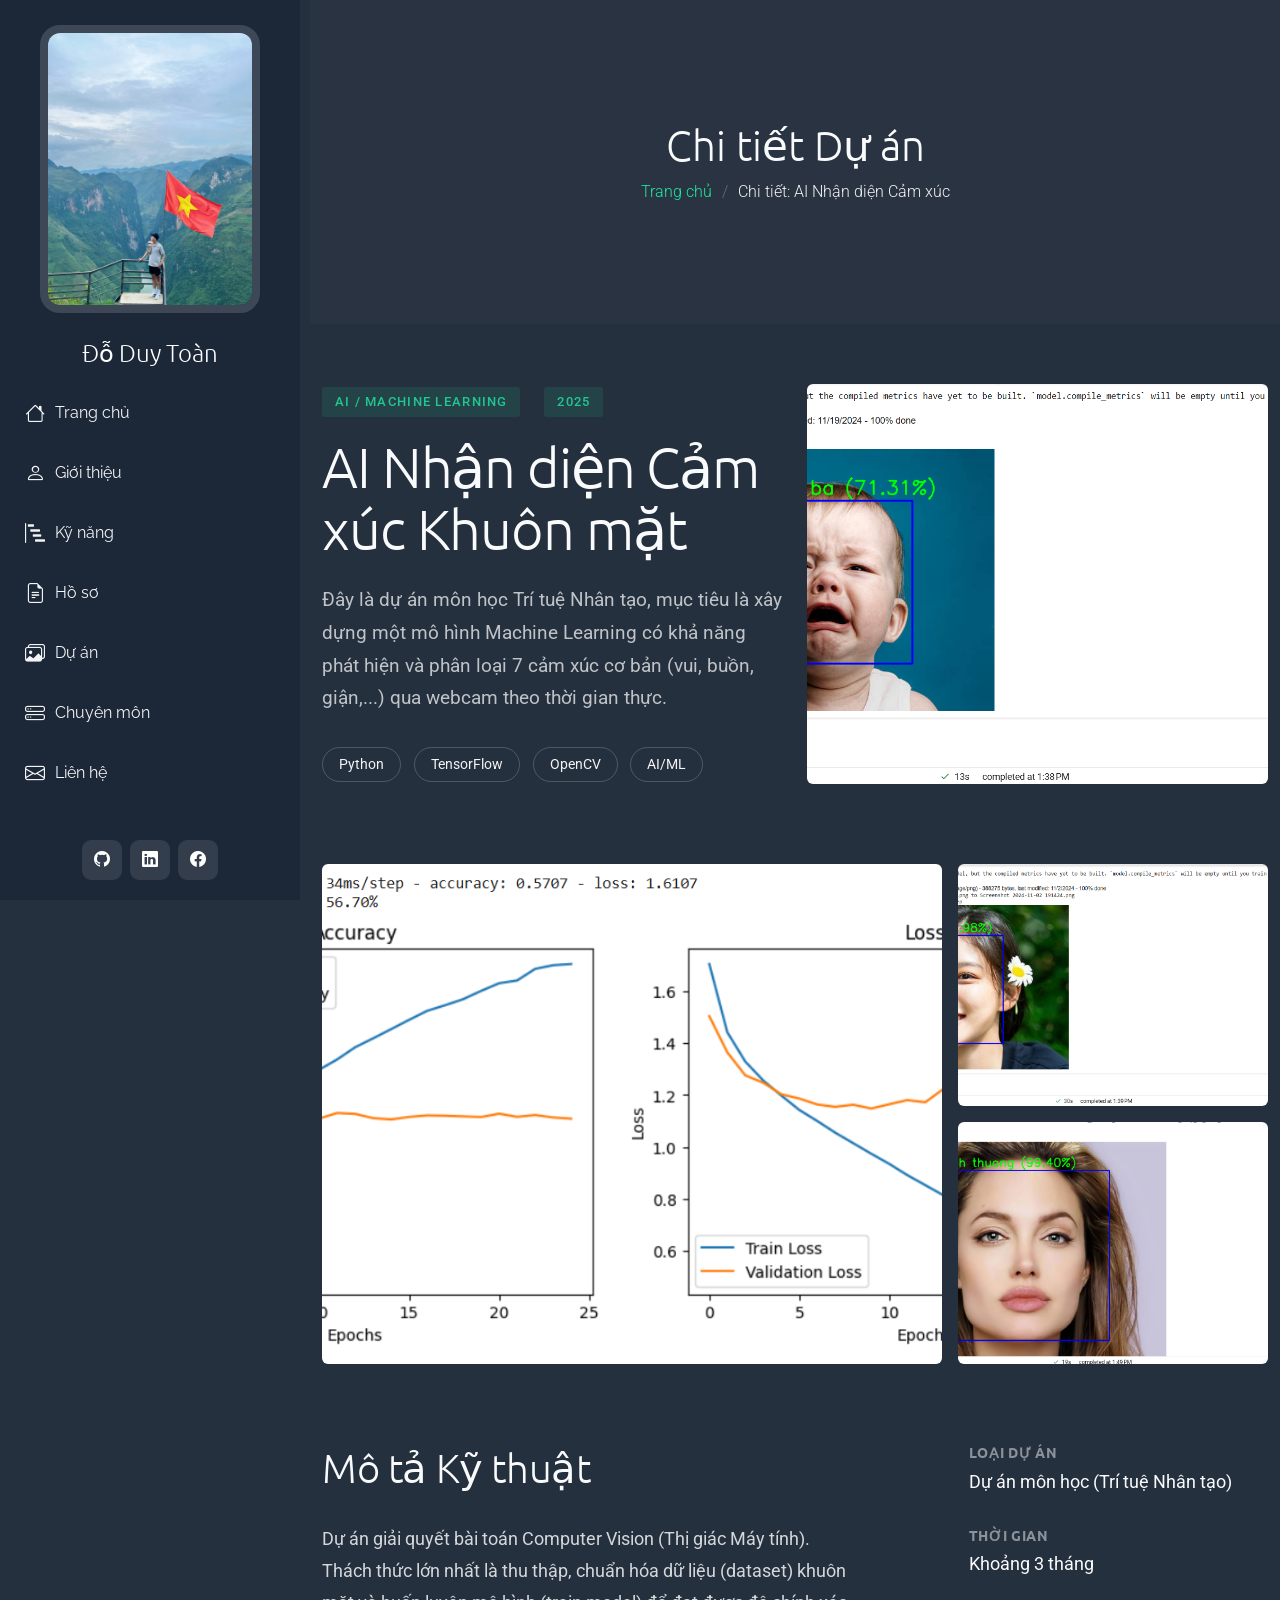
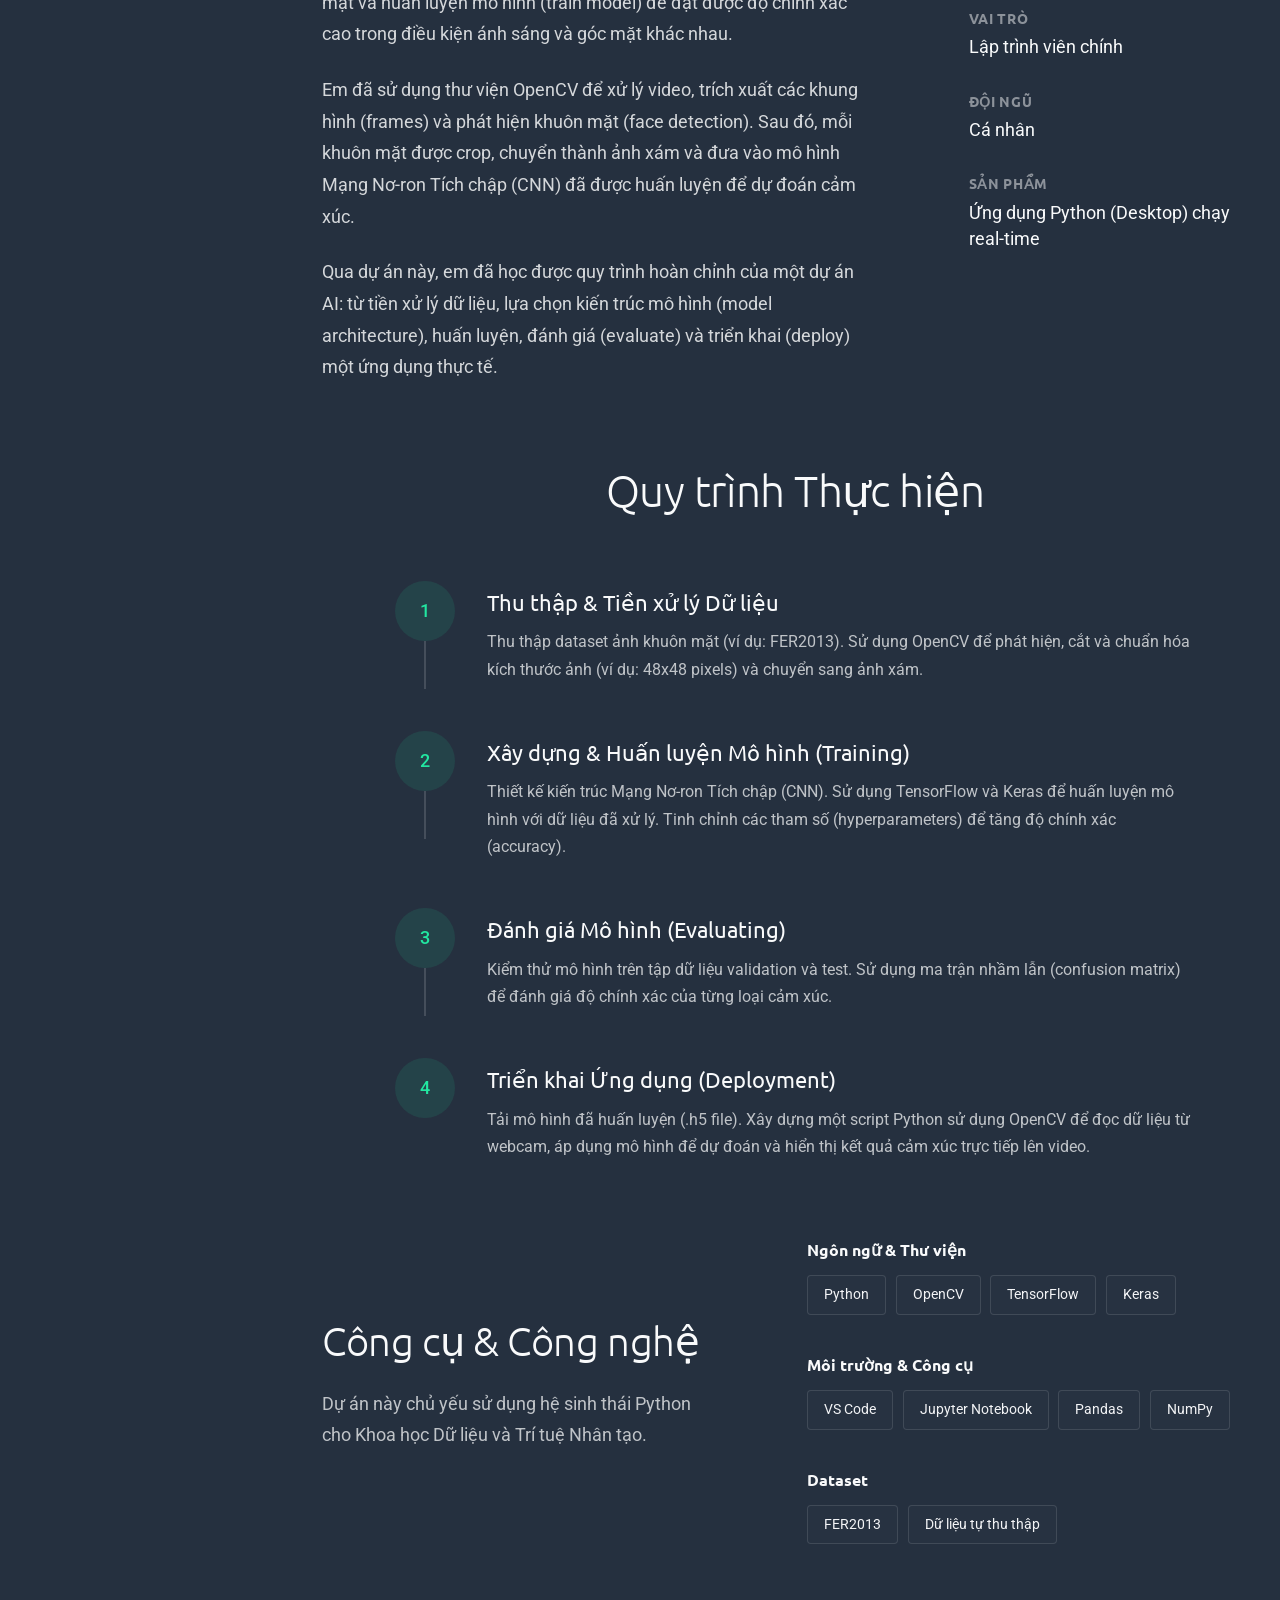
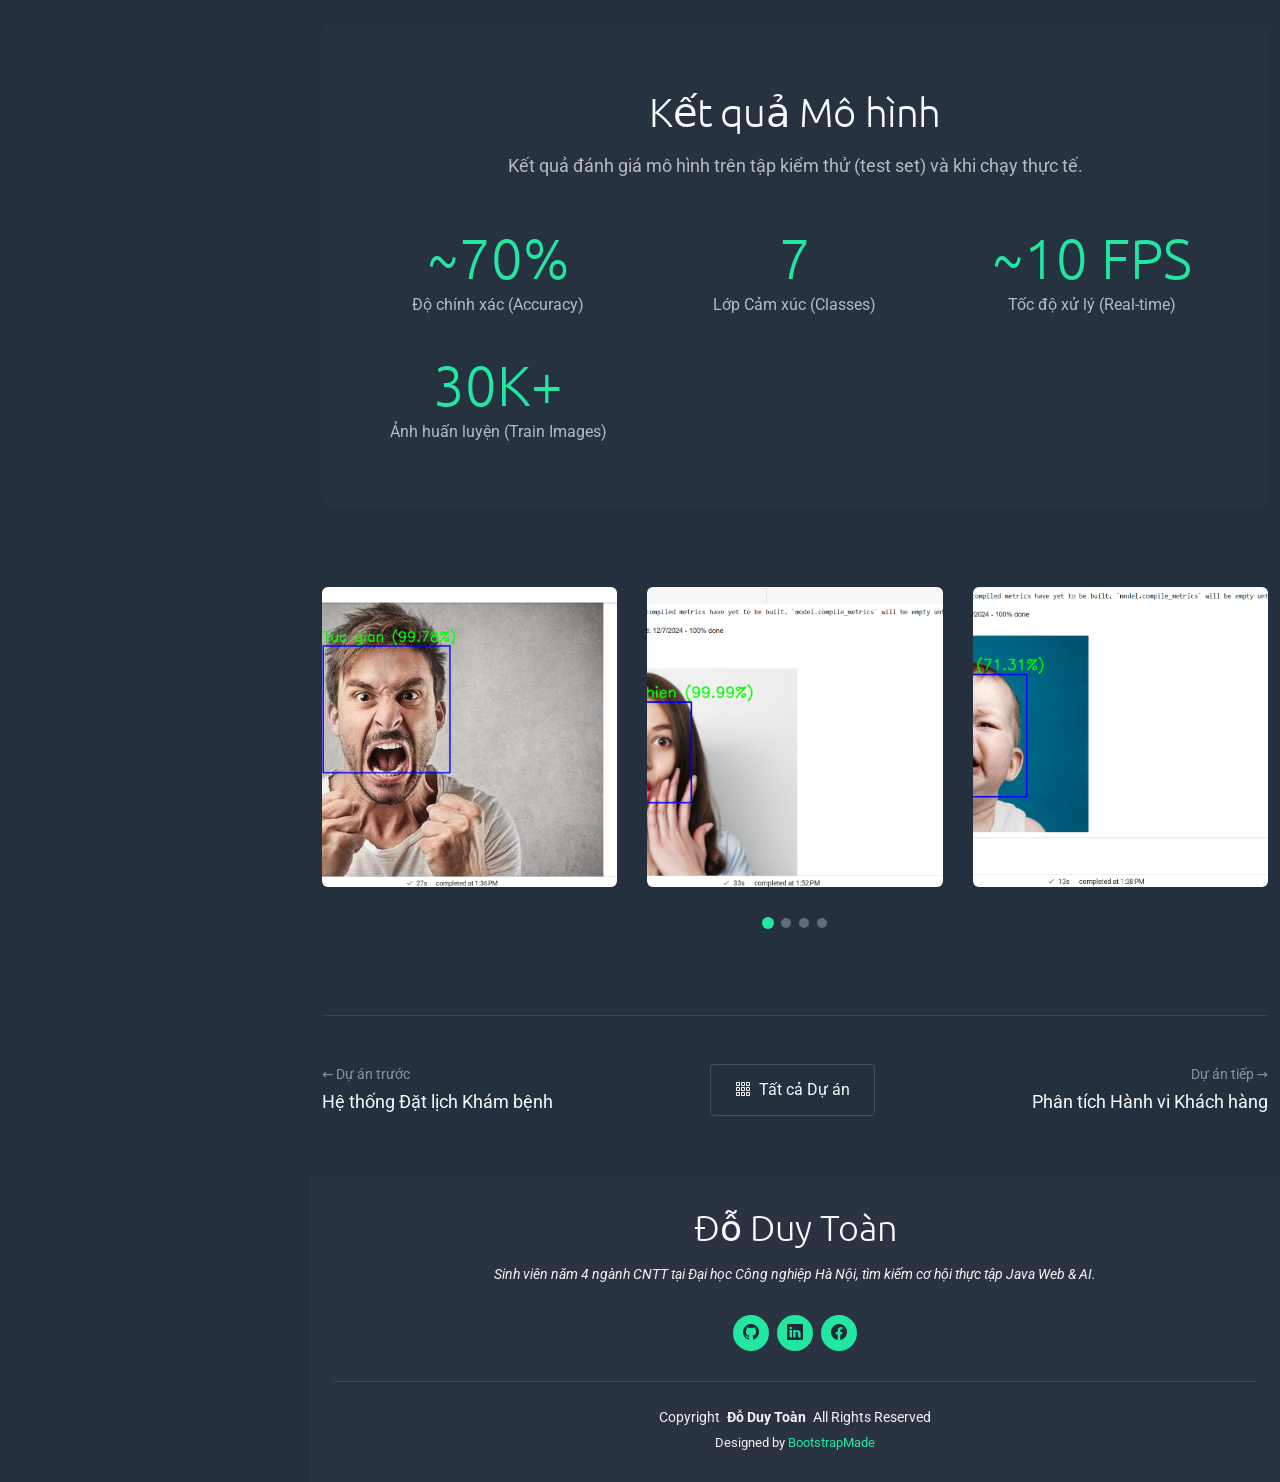
<file: du-an-ai-cam-xuc.html>
<!DOCTYPE html>
<html lang="vi">

<head>
  <meta charset="utf-8">
  <meta content="width=device-width, initial-scale=1.0" name="viewport">
  <title>Chi tiết Dự án - AI Nhận diện Cảm xúc</title>
  <meta name="description" content="Chi tiết dự án AI Nhận diện Cảm xúc Khuôn mặt (Python, TensorFlow, OpenCV) của Đỗ Duy Toàn.">
  <meta name="keywords" content="Đỗ Duy Toàn, AI, Machine Learning, Python, TensorFlow, OpenCV">

  <link href="assets/img/favicon.png" rel="icon">
  <link href="assets/img/apple-touch-icon.png" rel="apple-touch-icon">

  <link href="https://fonts.googleapis.com" rel="preconnect">
  <link href="https://fonts.gstatic.com" rel="preconnect" crossorigin>
  <link href="https://fonts.googleapis.com/css2?family=Roboto:ital,wght@0,100;0,300;0,400;0,500;0,700;0,900;1,100;1,300;1,400;1,500;1,700;1,900&family=Raleway:ital,wght@0,100;0,200;0,300;0,400;0,500;0,600;0,700;0,800;0,900;1,100;1,200;1,300;1,400;1,500;1,600;1,700;1,800;1,900&family=Ubuntu:ital,wght@0,300;0,400;0,500;0,700;1,300;1,400;1,500;1,700&display=swap" rel="stylesheet">

  <link href="assets/vendor/bootstrap/css/bootstrap.min.css" rel="stylesheet">
  <link href="assets/vendor/bootstrap-icons/bootstrap-icons.css" rel="stylesheet">
  <link href="assets/vendor/aos/aos.css" rel="stylesheet">
  <link href="assets/vendor/glightbox/css/glightbox.min.css" rel="stylesheet">
  <link href="assets/vendor/swiper/swiper-bundle.min.css" rel="stylesheet">

  <link href="assets/css/main.css" rel="stylesheet">

  </head>

<body class="portfolio-details-page">

  <header id="header" class="header dark-background d-flex flex-column justify-content-between">
    <i class="header-toggle d-xl-none bi bi-list"></i>

    <div class="header-top">
      <div class="profile-img">
        <img src="assets/img/profile/avatar_index.jpg" alt="" class="img-fluid">
      </div>

      <a href="index.html" class="logo d-flex align-items-center justify-content-center">
        <h1 class="sitename">Đỗ Duy Toàn</h1>
      </a>

    </div>

    <nav id="navmenu" class="navmenu">
      <ul>
        <li><a href="index.html#hero"><i class="bi bi-house navicon"></i>Trang chủ</a></li>
        <li><a href="index.html#about"><i class="bi bi-person navicon"></i> Giới thiệu</a></li>
        <li><a href="index.html#skills"><i class="bi bi-bar-chart-steps navicon"></i> Kỹ năng</a></li>
        <li><a href="index.html#resume"><i class="bi bi-file-earmark-text navicon"></i> Hồ sơ</a></li>
        <li><a href="index.html#portfolio"><i class="bi bi-images navicon"></i> Dự án</a></li>
        <li><a href="index.html#services"><i class="bi bi-hdd-stack navicon"></i> Chuyên môn</a></li>
        <li><a href="index.html#contact"><i class="bi bi-envelope navicon"></i> Liên hệ</a></li>
      </ul>
    </nav>

    <div class="social-links text-center">
      <a href="https://github.com/toando22" target="_blank" class="github"><i class="bi bi-github"></i></a>
      <a href="#" class="linkedin"><i class="bi bi-linkedin"></i></a>
      <a href="#" class="facebook"><i class="bi bi-facebook"></i></a>
    </div>

  </header>

  <main class="main">

    <div class="page-title light-background">
      <div class="container">
        <h1>Chi tiết Dự án</h1>
        <nav class="breadcrumbs">
          <ol>
            <li><a href="index.html">Trang chủ</a></li>
            <li class="current">Chi tiết: AI Nhận diện Cảm xúc</li>
          </ol>
        </nav>
      </div>
    </div><section id="portfolio-details" class="portfolio-details section">

      <div class="container" data-aos="fade-up" data-aos-delay="100">

        <div class="hero-section">
          <div class="row align-items-center">
            <div class="col-lg-6" data-aos="fade-right">
              <div class="project-header">
                <div class="project-meta">
                  <span class="category">AI / Machine Learning</span>
                  <span class="year">2025</span>
                </div>
                <h1 class="project-title">AI Nhận diện Cảm xúc Khuôn mặt</h1>
                <p class="project-summary">Đây là dự án môn học Trí tuệ Nhân tạo, mục tiêu là xây dựng một mô hình Machine Learning có khả năng phát hiện và phân loại 7 cảm xúc cơ bản (vui, buồn, giận,...) qua webcam theo thời gian thực.</p>
                <div class="project-tags">
                  <span class="tag">Python</span>
                  <span class="tag">TensorFlow</span>
                  <span class="tag">OpenCV</span>
                  <span class="tag">AI/ML</span>
                </div>
              </div>
            </div>
            <div class="col-lg-6" data-aos="fade-left" data-aos-delay="200">
              <div class="hero-image">
                <img src="assets/img/portfolio/kq2.png" alt="Dự án AI Nhận diện Cảm xúc" class="img-fluid" loading="lazy">
              </div>
            </div>
          </div>
        </div>

        <div class="visual-showcase" data-aos="fade-up" data-aos-delay="100">
          <div class="showcase-gallery">
            <div class="gallery-item large" data-aos="zoom-in" data-aos-delay="150">
              <img src="assets/img/portfolio/dochinhxac.png" alt="Giao diện chương trình" class="img-fluid glightbox">
            </div>
            <div class="gallery-item" data-aos="fade-up" data-aos-delay="200">
              <img src="assets/img/portfolio/kq4.png" alt="Mô hình đang chạy" class="img-fluid glightbox">
            </div>
            <div class="gallery-item" data-aos="fade-up" data-aos-delay="250">
              <img src="assets/img/portfolio/kq3.png" alt="Kết quả dự đoán" class="img-fluid glightbox">
            </div>
          </div>
        </div>

        <div class="content-section">
          <div class="row">
            <div class="col-lg-7" data-aos="fade-up" data-aos-delay="100">
              <div class="main-content">
                <h2>Mô tả Kỹ thuật</h2>
                <p>Dự án giải quyết bài toán Computer Vision (Thị giác Máy tính). Thách thức lớn nhất là thu thập, chuẩn hóa dữ liệu (dataset) khuôn mặt và huấn luyện mô hình (train model) để đạt được độ chính xác cao trong điều kiện ánh sáng và góc mặt khác nhau.</p>
                <p>Em đã sử dụng thư viện OpenCV để xử lý video, trích xuất các khung hình (frames) và phát hiện khuôn mặt (face detection). Sau đó, mỗi khuôn mặt được crop, chuyển thành ảnh xám và đưa vào mô hình Mạng Nơ-ron Tích chập (CNN) đã được huấn luyện để dự đoán cảm xúc.</p>
                <p>Qua dự án này, em đã học được quy trình hoàn chỉnh của một dự án AI: từ tiền xử lý dữ liệu, lựa chọn kiến trúc mô hình (model architecture), huấn luyện, đánh giá (evaluate) và triển khai (deploy) một ứng dụng thực tế.</p>
              </div>
            </div>
            <div class="col-lg-4 offset-lg-1" data-aos="fade-up" data-aos-delay="200">
              <div class="project-specs">
                <div class="spec-item">
                  <h5>Loại dự án</h5>
                  <p>Dự án môn học (Trí tuệ Nhân tạo)</p>
                </div>
                <div class="spec-item">
                  <h5>Thời gian</h5>
                  <p>Khoảng 3 tháng</p>
                </div>
                <div class="spec-item">
                  <h5>Vai trò</h5>
                  <p>Lập trình viên chính</p>
                </div>
                <div class="spec-item">
                  <h5>Đội ngũ</h5>
                  <p>Cá nhân</p>
                </div>
                <div class="spec-item">
                  <h5>Sản phẩm</h5>
                  <p>Ứng dụng Python (Desktop) chạy real-time</p>
                </div>
              </div>
            </div>
          </div>
        </div>

        <div class="process-timeline" data-aos="fade-up" data-aos-delay="100">
          <div class="timeline-header">
            <h2>Quy trình Thực hiện</h2>
          </div>
          <div class="timeline-steps">
            <div class="timeline-item" data-aos="fade-up" data-aos-delay="150">
              <div class="step-marker">
                <span class="step-number">1</span>
              </div>
              <div class="step-content">
                <h4>Thu thập & Tiền xử lý Dữ liệu</h4>
                <p>Thu thập dataset ảnh khuôn mặt (ví dụ: FER2013). Sử dụng OpenCV để phát hiện, cắt và chuẩn hóa kích thước ảnh (ví dụ: 48x48 pixels) và chuyển sang ảnh xám.</p>
              </div>
            </div>
            <div class="timeline-item" data-aos="fade-up" data-aos-delay="200">
              <div class="step-marker">
                <span class="step-number">2</span>
              </div>
              <div class="step-content">
                <h4>Xây dựng & Huấn luyện Mô hình (Training)</h4>
                <p>Thiết kế kiến trúc Mạng Nơ-ron Tích chập (CNN). Sử dụng TensorFlow và Keras để huấn luyện mô hình với dữ liệu đã xử lý. Tinh chỉnh các tham số (hyperparameters) để tăng độ chính xác (accuracy).</p>
              </div>
            </div>
            <div class="timeline-item" data-aos="fade-up" data-aos-delay="250">
              <div class="step-marker">
                <span class="step-number">3</span>
              </div>
              <div class="step-content">
                <h4>Đánh giá Mô hình (Evaluating)</h4>
                <p>Kiểm thử mô hình trên tập dữ liệu validation và test. Sử dụng ma trận nhầm lẫn (confusion matrix) để đánh giá độ chính xác của từng loại cảm xúc.</p>
              </div>
            </div>
            <div class="timeline-item" data-aos="fade-up" data-aos-delay="300">
              <div class="step-marker">
                <span class="step-number">4</span>
              </div>
              <div class="step-content">
                <h4>Triển khai Ứng dụng (Deployment)</h4>
                <p>Tải mô hình đã huấn luyện (.h5 file). Xây dựng một script Python sử dụng OpenCV để đọc dữ liệu từ webcam, áp dụng mô hình để dự đoán và hiển thị kết quả cảm xúc trực tiếp lên video.</p>
              </div>
            </div>
          </div>
        </div>

        <div class="tools-section" data-aos="fade-up" data-aos-delay="100">
          <div class="row align-items-center">
            <div class="col-lg-5">
              <h2>Công cụ & Công nghệ</h2>
              <p>Dự án này chủ yếu sử dụng hệ sinh thái Python cho Khoa học Dữ liệu và Trí tuệ Nhân tạo.</p>
            </div>
            <div class="col-lg-6 offset-lg-1">
              <div class="tools-grid">
                <div class="tool-category" data-aos="fade-up" data-aos-delay="150">
                  <h5>Ngôn ngữ & Thư viện</h5>
                  <div class="tool-list">
                    <span class="tool-item">Python</span>
                    <span class="tool-item">OpenCV</span>
                    <span class="tool-item">TensorFlow</span>
                    <span class="tool-item">Keras</span>
                  </div>
                </div>
                <div class="tool-category" data-aos="fade-up" data-aos-delay="200">
                  <h5>Môi trường & Công cụ</h5>
                  <div class="tool-list">
                    <span class="tool-item">VS Code</span>
                    <span class="tool-item">Jupyter Notebook</span>
                    <span class="tool-item">Pandas</span>
                    <span class="tool-item">NumPy</span>
                  </div>
                </div>
                <div class="tool-category" data-aos="fade-up" data-aos-delay="250">
                  <h5>Dataset</h5>
                  <div class="tool-list">
                    <span class="tool-item">FER2013</span>
                    <span class="tool-item">Dữ liệu tự thu thập</span>
                  </div>
                </div>
              </div>
            </div>
          </div>
        </div>

        <div class="impact-metrics" data-aos="fade-up" data-aos-delay="100">
          <div class="metrics-container">
            <div class="metrics-header">
              <h2>Kết quả Mô hình</h2>
              <p>Kết quả đánh giá mô hình trên tập kiểm thử (test set) và khi chạy thực tế.</p>
            </div>
            <div class="metrics-grid">
              <div class="metric-card" data-aos="fade-up" data-aos-delay="150">
                <div class="metric-value">~70%</div>
                <div class="metric-label">Độ chính xác (Accuracy)</div>
              </div>
              <div class="metric-card" data-aos="fade-up" data-aos-delay="200">
                <div class="metric-value">7</div>
                <div class="metric-label">Lớp Cảm xúc (Classes)</div>
              </div>
              <div class="metric-card" data-aos="fade-up" data-aos-delay="250">
                <div class="metric-value">~10 FPS</div>
                <div class="metric-label">Tốc độ xử lý (Real-time)</div>
              </div>
              <div class="metric-card" data-aos="fade-up" data-aos-delay="300">
                <div class="metric-value">30K+</div>
                <div class="metric-label">Ảnh huấn luyện (Train Images)</div>
              </div>
            </div>
          </div>
        </div>

        <div class="additional-gallery" data-aos="fade-up" data-aos-delay="100">
          <div class="gallery-slider swiper init-swiper">
            <script type="application/json" class="swiper-config">
              {
                "loop": true,
                "speed": 600,
                "autoplay": {
                  "delay": 4000
                },
                "slidesPerView": 1,
                "spaceBetween": 30,
                "breakpoints": {
                  "768": {
                    "slidesPerView": 2
                  },
                  "1200": {
                    "slidesPerView": 3
                  }
                },
                "pagination": {
                  "el": ".swiper-pagination",
                  "type": "bullets",
                  "clickable": true
                }
              }
            </script>
            <div class="swiper-wrapper">
              <div class="swiper-slide">
                <img src="assets/img/portfolio/kq1.png" alt="Project detail" class="img-fluid glightbox" loading="lazy">
              </div>
              <div class="swiper-slide">
                <img src="assets/img/portfolio/kq5.png" alt="Project detail" class="img-fluid glightbox" loading="lazy">
              </div>
              <div class="swiper-slide">
                <img src="assets/img/portfolio/kq2.png" alt="Project detail" class="img-fluid glightbox" loading="lazy">
              </div>
              <div class="swiper-slide">
                <img src="assets/img/portfolio/kq3.png" alt="Project detail" class="img-fluid glightbox" loading="lazy">
              </div>
            </div>
            <div class="swiper-pagination"></div>
          </div>
        </div>

        <div class="project-nav" data-aos="fade-up" data-aos-delay="100">
          <div class="nav-wrapper">
            <a href="du-an-booking.html" class="nav-link prev-project"> <div class="nav-content">
                <span class="nav-direction">← Dự án trước</span>
                <span class="nav-title">Hệ thống Đặt lịch Khám bệnh</span>
              </div>
            </a>
            <a href="index.html#portfolio" class="nav-link all-projects">
              <i class="bi bi-grid-3x3-gap"></i>
              <span>Tất cả Dự án</span>
            </a>
            <a href="du-an-bigdata.html" class="nav-link next-project"> <div class="nav-content">
                <span class="nav-direction">Dự án tiếp →</span>
                <span class="nav-title">Phân tích Hành vi Khách hàng</span>
              </div>
            </a>
          </div>
        </div>

      </div>

    </section></main>

  <footer id="footer" class="footer light-background">
    <div class="container">
      <h3 class="sitename">Đỗ Duy Toàn</h3>
      <p>Sinh viên năm 4 ngành CNTT tại Đại học Công nghiệp Hà Nội, tìm kiếm cơ hội thực tập Java Web & AI.</p>
      <div class="social-links d-flex justify-content-center">
        <a href="https://github.com/toando22" target="_blank"><i class="bi bi-github"></i></a>
        <a href="#"><i class="bi bi-linkedin"></i></a>
        <a href="#"><i class="bi bi-facebook"></i></a>
      </div>
      <div class="container">
        <div class="copyright">
          <span>Copyright</span> <strong class="px-1 sitename">Đỗ Duy Toàn</strong> <span>All Rights Reserved</span>
        </div>
        <div class="credits">
          Designed by <a href="https://bootstrapmade.com/">BootstrapMade</a>
        </div>
      </div>
    </div>
  </footer>

  <a href="#" id="scroll-top" class="scroll-top d-flex align-items-center justify-content-center"><i class="bi bi-arrow-up-short"></i></a>

  <div id="preloader"></div>

  <script src="assets/vendor/bootstrap/js/bootstrap.bundle.min.js"></script>
  <script src="assets/vendor/php-email-form/validate.js"></script>
  <script src="assets/vendor/aos/aos.js"></script>
  <script src="assets/vendor/purecounter/purecounter_vanilla.js"></script>
  <script src="assets/vendor/typed.js/typed.umd.js"></script>
  <script src="assets/vendor/waypoints/noframework.waypoints.js"></script>
  <script src="assets/vendor/imagesloaded/imagesloaded.pkgd.min.js"></script>
  <script src="assets/vendor/isotope-layout/isotope.pkgd.min.js"></script>
  <script src="assets/vendor/glightbox/js/glightbox.min.js"></script>
  <script src="assets/vendor/swiper/swiper-bundle.min.js"></script>

  <script src="assets/js/main.js"></script>

</body>

</html>
</file>
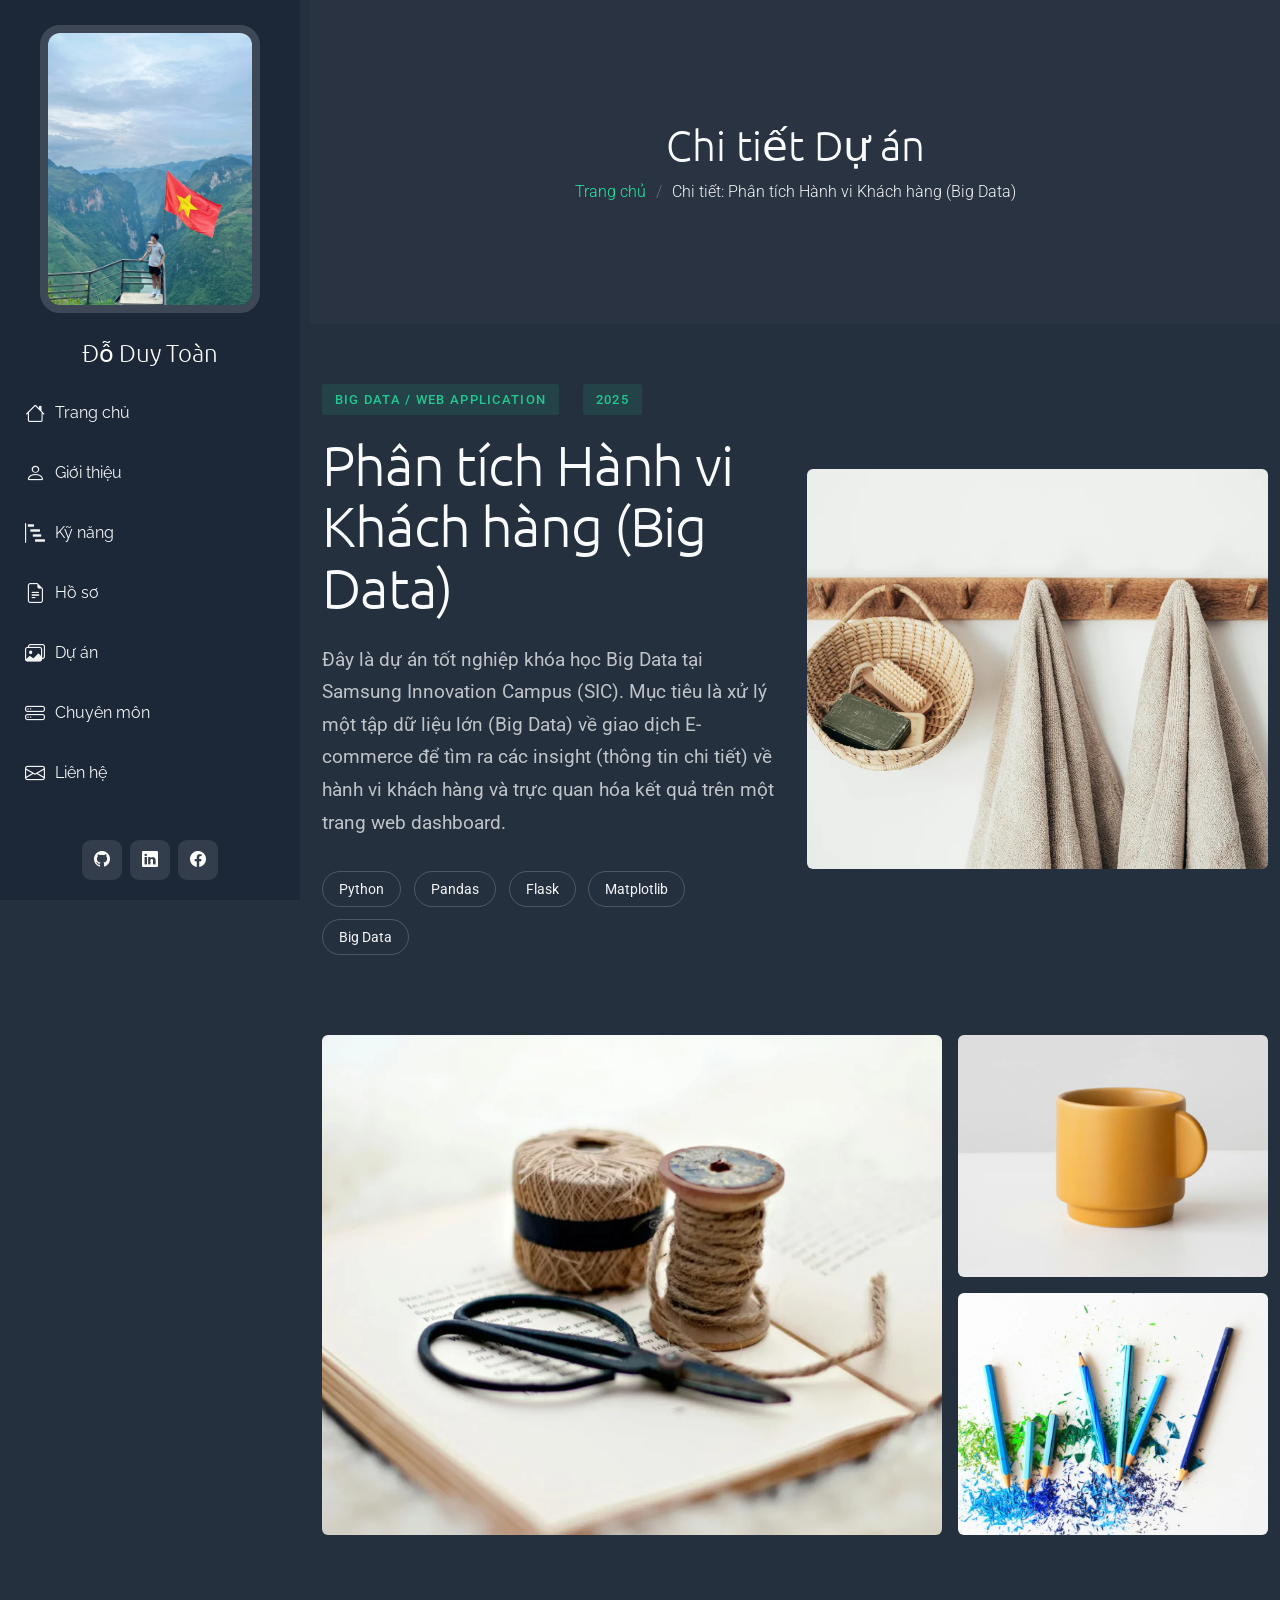
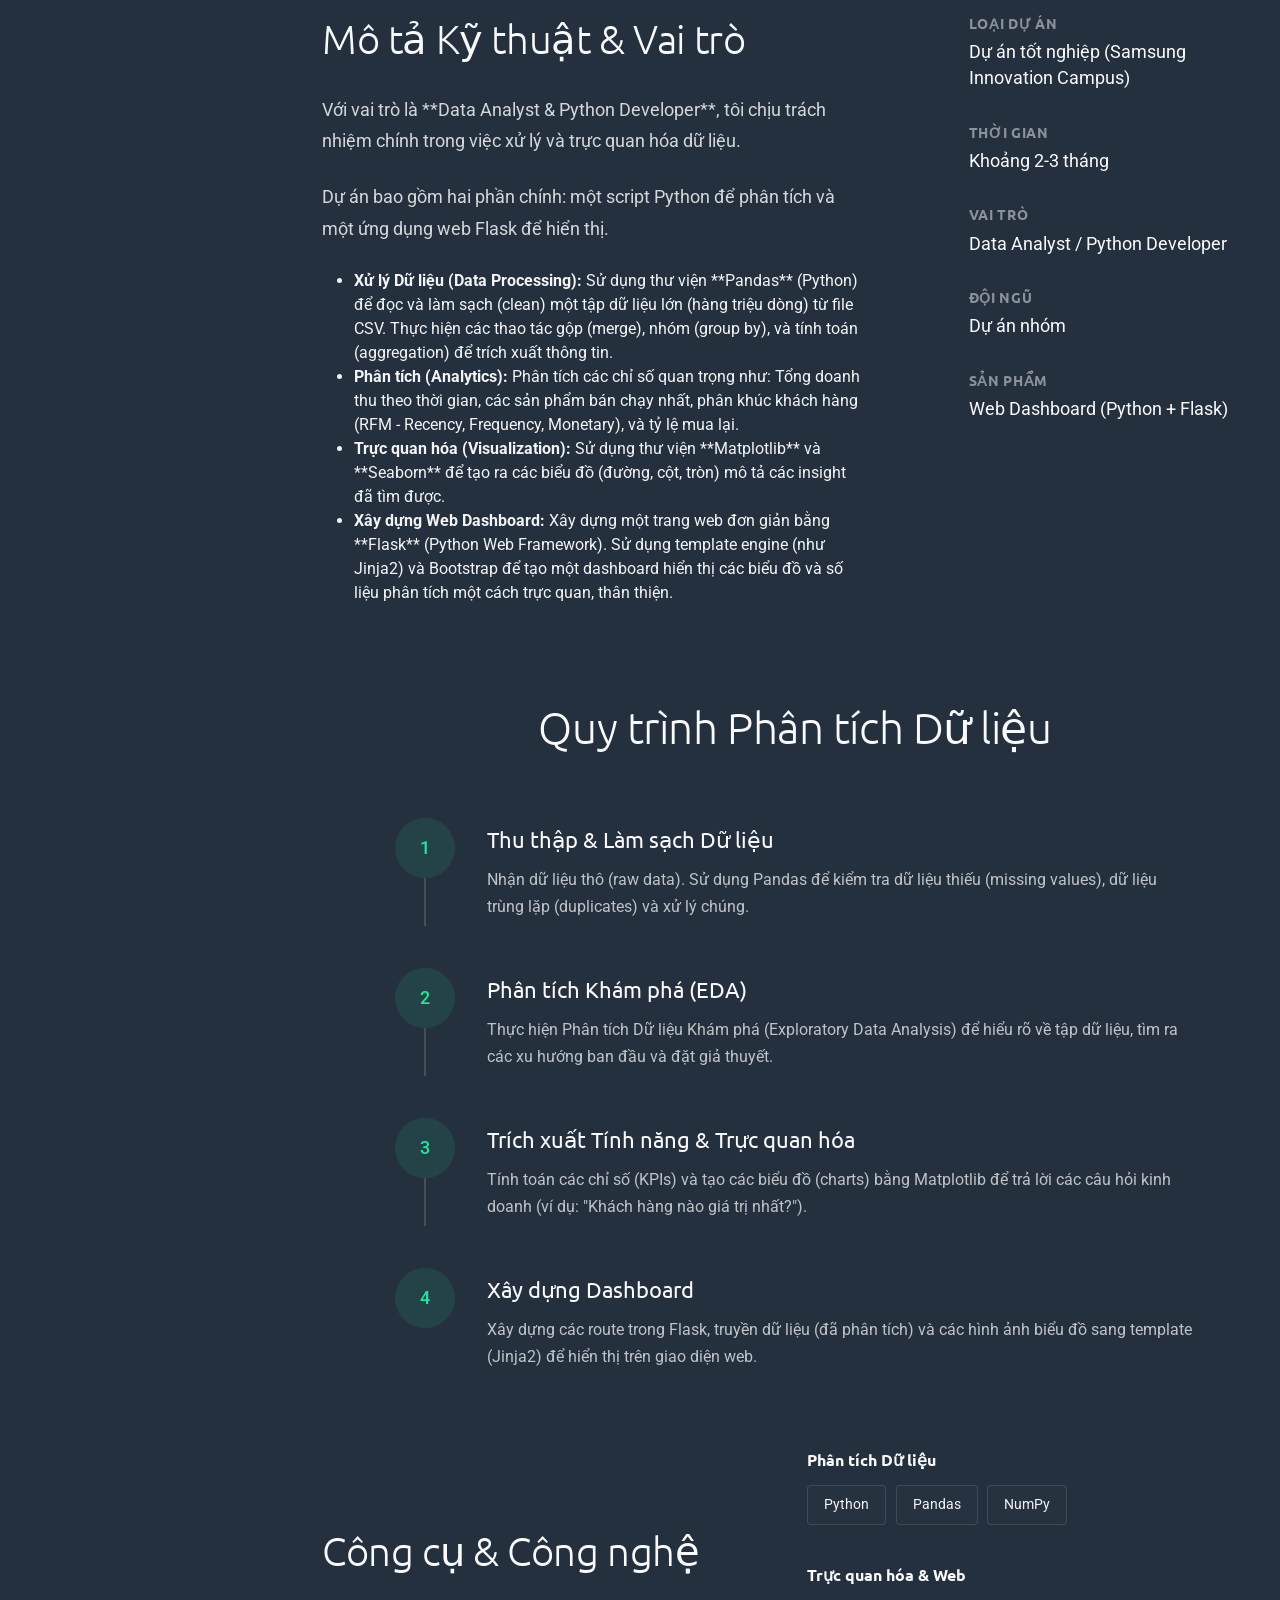
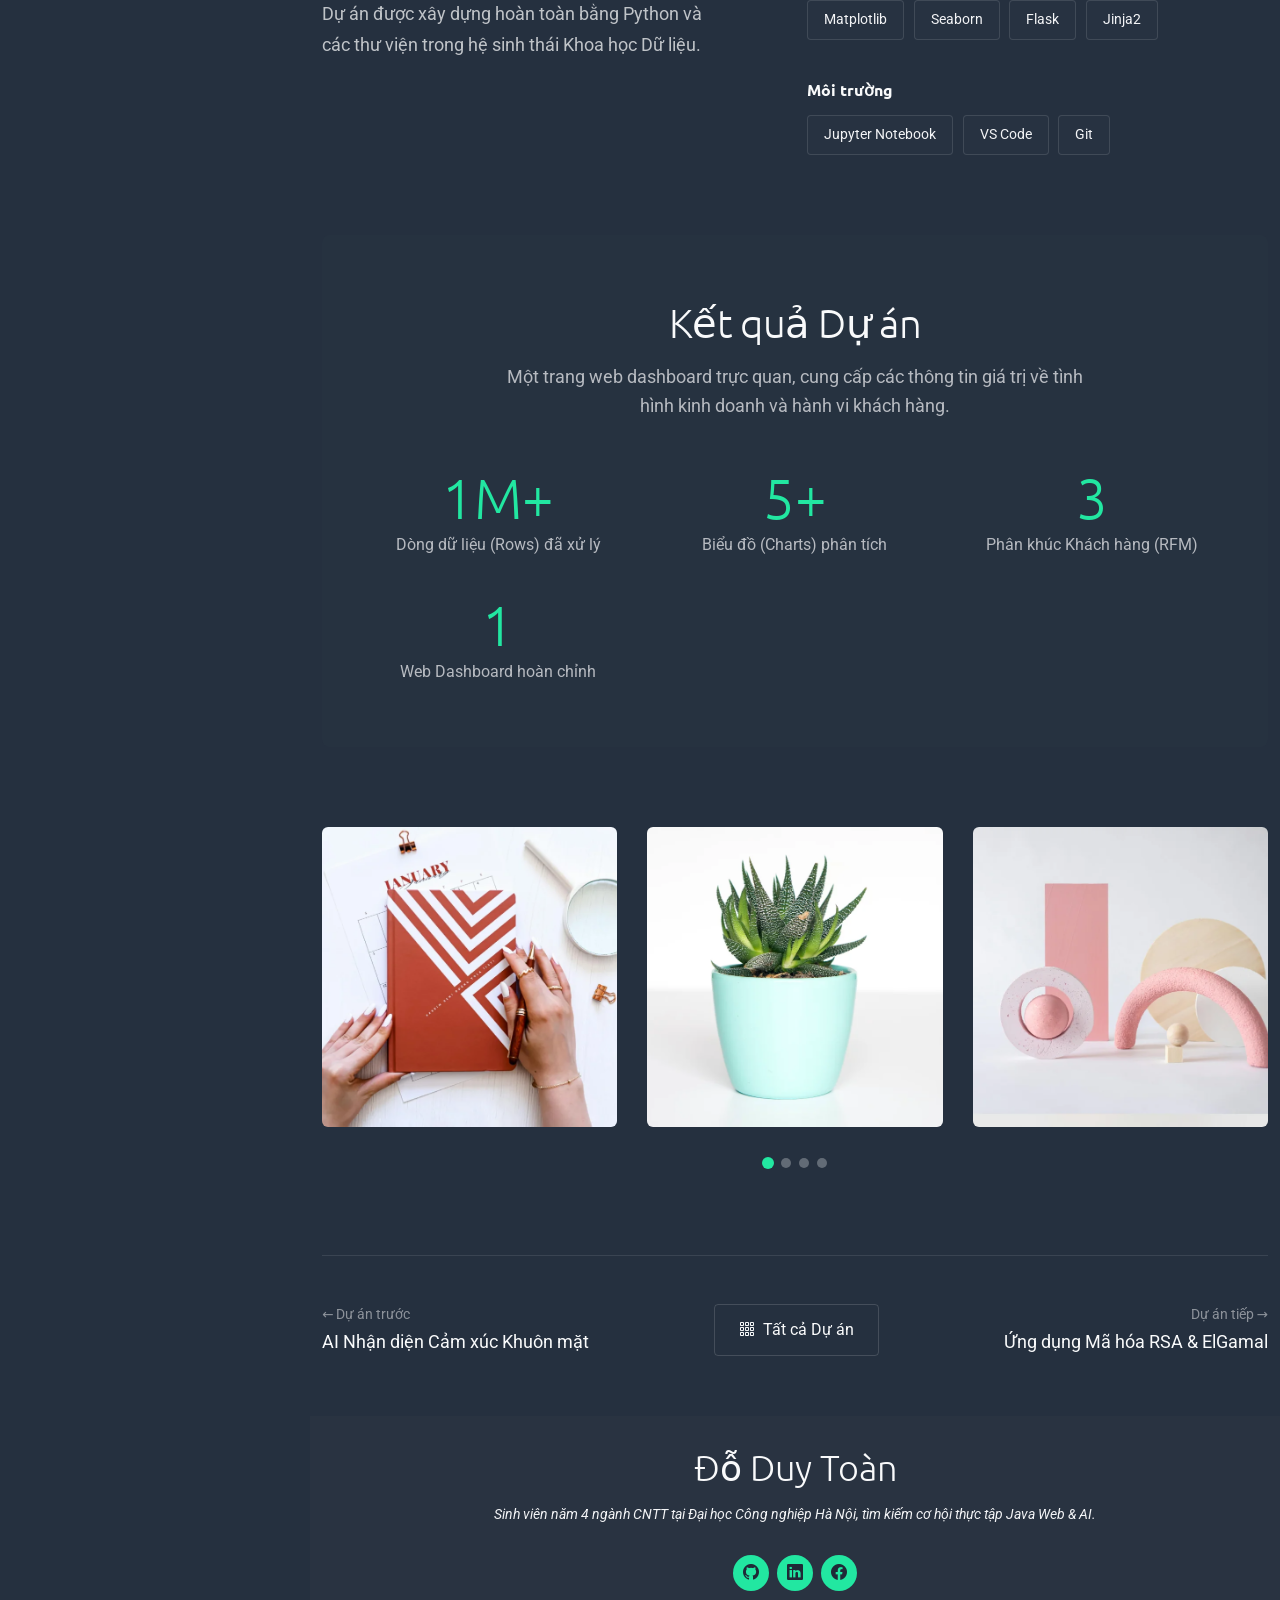
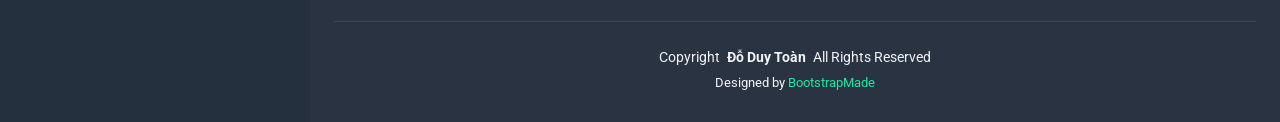
<file: du-an-bigdata.html>
<!DOCTYPE html>
<html lang="vi">

<head>
  <meta charset="utf-8">
  <meta content="width=device-width, initial-scale=1.0" name="viewport">
  <title>Chi tiết Dự án - Phân tích Hành vi Khách hàng (Big Data)</title>
  <meta name="description" content="Chi tiết dự án Phân tích Hành vi Khách hàng (Big Data - Python, Pandas, Flask) của Đỗ Duy Toàn.">
  <meta name="keywords" content="Đỗ Duy Toàn, Big Data, Python, Pandas, Flask, Data Analysis, SIC">

  <link href="assets/img/favicon.png" rel="icon">
  <link href="assets.img/apple-touch-icon.png" rel="apple-touch-icon">

  <link href="https://fonts.googleapis.com" rel="preconnect">
  <link href="https://fonts.gstatic.com" rel="preconnect" crossorigin>
  <link href="https://fonts.googleapis.com/css2?family=Roboto:ital,wght@0,100;0,300;0,400;0,500;0,700;0,900;1,100;1,300;1,400;1,500;1,700;1,900&family=Raleway:ital,wght@0,100;0,200;0,300;0,400;0,500;0,600;0,700;0,800;0,900;1,100;1,200;1,300;1,400;1,500;1,600;1,700;1,800;1,900&family=Ubuntu:ital,wght@0,300;0,400;0,500;0,700;1,300;1,400;1,500;1,700&display=swap" rel="stylesheet">

  <link href="assets/vendor/bootstrap/css/bootstrap.min.css" rel="stylesheet">
  <link href="assets/vendor/bootstrap-icons/bootstrap-icons.css" rel="stylesheet">
  <link href="assets/vendor/aos/aos.css" rel="stylesheet">
  <link href="assets/vendor/glightbox/css/glightbox.min.css" rel="stylesheet">
  <link href="assets/vendor/swiper/swiper-bundle.min.css" rel="stylesheet">

  <link href="assets/css/main.css" rel="stylesheet">

</head>

<body class="portfolio-details-page">

  <header id="header" class="header dark-background d-flex flex-column justify-content-between">
    <i class="header-toggle d-xl-none bi bi-list"></i>

    <div class="header-top">
      <div class="profile-img">
        <img src="assets/img/profile/avatar_index.jpg" alt="" class="img-fluid">
      </div>

      <a href="index.html" class="logo d-flex align-items-center justify-content-center">
        <h1 class="sitename">Đỗ Duy Toàn</h1>
      </a>

    </div>

    <nav id="navmenu" class="navmenu">
      <ul>
        <li><a href="index.html#hero"><i class="bi bi-house navicon"></i>Trang chủ</a></li>
        <li><a href="index.html#about"><i class="bi bi-person navicon"></i> Giới thiệu</a></li>
        <li><a href="index.html#skills"><i class="bi bi-bar-chart-steps navicon"></i> Kỹ năng</a></li>
        <li><a href="index.html#resume"><i class="bi bi-file-earmark-text navicon"></i> Hồ sơ</a></li>
        <li><a href="index.html#portfolio"><i class="bi bi-images navicon"></i> Dự án</a></li>
        <li><a href="index.html#services"><i class="bi bi-hdd-stack navicon"></i> Chuyên môn</a></li>
        <li><a href="index.html#contact"><i class="bi bi-envelope navicon"></i> Liên hệ</a></li>
      </ul>
    </nav>

    <div class="social-links text-center">
      <a href="https://github.com/toando22" target="_blank" class="github"><i class="bi bi-github"></i></a>
      <a href="#" class="linkedin"><i class="bi bi-linkedin"></i></a>
      <a href="#" class="facebook"><i class="bi bi-facebook"></i></a>
    </div>

  </header>

  <main class="main">

    <div class="page-title light-background">
      <div class="container">
        <h1>Chi tiết Dự án</h1>
        <nav class="breadcrumbs">
          <ol>
            <li><a href="index.html">Trang chủ</a></li>
            <li class="current">Chi tiết: Phân tích Hành vi Khách hàng (Big Data)</li>
          </ol>
        </nav>
      </div>
    </div><section id="portfolio-details" class="portfolio-details section">

      <div class="container" data-aos="fade-up" data-aos-delay="100">

        <div class="hero-section">
          <div class="row align-items-center">
            <div class="col-lg-6" data-aos="fade-right">
              <div class="project-header">
                <div class="project-meta">
                  <span class="category">Big Data / Web Application</span>
                  <span class="year">2025</span>
                </div>
                <h1 class="project-title">Phân tích Hành vi Khách hàng (Big Data)</h1>
                <p class="project-summary">Đây là dự án tốt nghiệp khóa học Big Data tại Samsung Innovation Campus (SIC). Mục tiêu là xử lý một tập dữ liệu lớn (Big Data) về giao dịch E-commerce để tìm ra các insight (thông tin chi tiết) về hành vi khách hàng và trực quan hóa kết quả trên một trang web dashboard.</p>
                <div class="project-tags">
                  <span class="tag">Python</span>
                  <span class="tag">Pandas</span>
                  <span class="tag">Flask</span>
                  <span class="tag">Matplotlib</span>
                  <span class="tag">Big Data</span>
                </div>
              </div>
            </div>
            <div class="col-lg-6" data-aos="fade-left" data-aos-delay="200">
              <div class="hero-image">
                <img src="assets/img/portfolio/portfolio-11.webp" alt="Dự án Big Data Dashboard" class="img-fluid" loading="lazy">
              </div>
            </div>
          </div>
        </div>

        <div class="visual-showcase" data-aos="fade-up" data-aos-delay="100">
          <div class="showcase-gallery">
            <div class="gallery-item large" data-aos="zoom-in" data-aos-delay="150">
              <img src="assets/img/portfolio/portfolio-7.webp" alt="Dashboard phân tích" class="img-fluid glightbox">
            </div>
            <div class="gallery-item" data-aos="fade-up" data-aos-delay="200">
              <img src="assets/img/portfolio/portfolio-5.webp" alt="Biểu đồ doanh thu" class="img-fluid glightbox">
            </div>
            <div class="gallery-item" data-aos="fade-up" data-aos-delay="250">
              <img src="assets/img/portfolio/portfolio-8.webp" alt="Phân tích sản phẩm" class="img-fluid glightbox">
            </div>
          </div>
        </div>

        <div class="content-section">
          <div class="row">
            <div class="col-lg-7" data-aos="fade-up" data-aos-delay="100">
              <div class="main-content">
                <h2>Mô tả Kỹ thuật & Vai trò</h2>
                <p>Với vai trò là **Data Analyst & Python Developer**, tôi chịu trách nhiệm chính trong việc xử lý và trực quan hóa dữ liệu.</p>
                <p>Dự án bao gồm hai phần chính: một script Python để phân tích và một ứng dụng web Flask để hiển thị.</p>
                <ul>
                  <li><strong>Xử lý Dữ liệu (Data Processing):</strong> Sử dụng thư viện **Pandas** (Python) để đọc và làm sạch (clean) một tập dữ liệu lớn (hàng triệu dòng) từ file CSV. Thực hiện các thao tác gộp (merge), nhóm (group by), và tính toán (aggregation) để trích xuất thông tin.</li>
                  <li><strong>Phân tích (Analytics):</strong> Phân tích các chỉ số quan trọng như: Tổng doanh thu theo thời gian, các sản phẩm bán chạy nhất, phân khúc khách hàng (RFM - Recency, Frequency, Monetary), và tỷ lệ mua lại.</li>
                  <li><strong>Trực quan hóa (Visualization):</strong> Sử dụng thư viện **Matplotlib** và **Seaborn** để tạo ra các biểu đồ (đường, cột, tròn) mô tả các insight đã tìm được.</li>
                  <li><strong>Xây dựng Web Dashboard:</strong> Xây dựng một trang web đơn giản bằng **Flask** (Python Web Framework). Sử dụng template engine (như Jinja2) và Bootstrap để tạo một dashboard hiển thị các biểu đồ và số liệu phân tích một cách trực quan, thân thiện.</li>
                </ul>
              </div>
            </div>
            <div class="col-lg-4 offset-lg-1" data-aos="fade-up" data-aos-delay="200">
              <div class="project-specs">
                <div class="spec-item">
                  <h5>Loại dự án</h5>
                  <p>Dự án tốt nghiệp (Samsung Innovation Campus)</p>
                </div>
                <div class="spec-item">
                  <h5>Thời gian</h5>
                  <p>Khoảng 2-3 tháng</p>
                </div>
                <div class="spec-item">
                  <h5>Vai trò</h5>
                  <p>Data Analyst / Python Developer</p>
                </div>
                <div class="spec-item">
                  <h5>Đội ngũ</h5>
                  <p>Dự án nhóm</p>
                </div>
                <div class="spec-item">
                  <h5>Sản phẩm</h5>
                  <p>Web Dashboard (Python + Flask)</p>
                </div>
              </div>
            </div>
          </div>
        </div>

        <div class="process-timeline" data-aos="fade-up" data-aos-delay="100">
          <div class="timeline-header">
            <h2>Quy trình Phân tích Dữ liệu</h2>
          </div>
          <div class="timeline-steps">
            <div class="timeline-item" data-aos="fade-up" data-aos-delay="150">
              <div class="step-marker">
                <span class="step-number">1</span>
              </div>
              <div class="step-content">
                <h4>Thu thập & Làm sạch Dữ liệu</h4>
                <p>Nhận dữ liệu thô (raw data). Sử dụng Pandas để kiểm tra dữ liệu thiếu (missing values), dữ liệu trùng lặp (duplicates) và xử lý chúng.</p>
              </div>
            </div>
            <div class="timeline-item" data-aos="fade-up" data-aos-delay="200">
              <div class="step-marker">
                <span class="step-number">2</span>
              </div>
              <div class="step-content">
                <h4>Phân tích Khám phá (EDA)</h4>
                <p>Thực hiện Phân tích Dữ liệu Khám phá (Exploratory Data Analysis) để hiểu rõ về tập dữ liệu, tìm ra các xu hướng ban đầu và đặt giả thuyết.</p>
              </div>
            </div>
            <div class="timeline-item" data-aos="fade-up" data-aos-delay="250">
              <div class="step-marker">
                <span class="step-number">3</span>
              </div>
              <div class="step-content">
                <h4>Trích xuất Tính năng & Trực quan hóa</h4>
                <p>Tính toán các chỉ số (KPIs) và tạo các biểu đồ (charts) bằng Matplotlib để trả lời các câu hỏi kinh doanh (ví dụ: "Khách hàng nào giá trị nhất?").</p>
              </div>
            </div>
            <div class="timeline-item" data-aos="fade-up" data-aos-delay="300">
              <div class="step-marker">
                <span class="step-number">4</span>
              </div>
              <div class="step-content">
                <h4>Xây dựng Dashboard</h4>
                <p>Xây dựng các route trong Flask, truyền dữ liệu (đã phân tích) và các hình ảnh biểu đồ sang template (Jinja2) để hiển thị trên giao diện web.</p>
              </div>
            </div>
          </div>
        </div>

        <div class="tools-section" data-aos="fade-up" data-aos-delay="100">
          <div class="row align-items-center">
            <div class="col-lg-5">
              <h2>Công cụ & Công nghệ</h2>
              <p>Dự án được xây dựng hoàn toàn bằng Python và các thư viện trong hệ sinh thái Khoa học Dữ liệu.</p>
            </div>
            <div class="col-lg-6 offset-lg-1">
              <div class="tools-grid">
                <div class="tool-category" data-aos="fade-up" data-aos-delay="150">
                  <h5>Phân tích Dữ liệu</h5>
                  <div class="tool-list">
                    <span class="tool-item">Python</span>
                    <span class="tool-item">Pandas</span>
                    <span class="tool-item">NumPy</span>
                  </div>
                </div>
                <div class="tool-category" data-aos="fade-up" data-aos-delay="200">
                  <h5>Trực quan hóa & Web</h5>
                  <div class="tool-list">
                    <span class="tool-item">Matplotlib</span>
                    <span class="tool-item">Seaborn</span>
                    <span class="tool-item">Flask</span>
                    <span class="tool-item">Jinja2</span>
                  </div>
                </div>
                <div class="tool-category" data-aos="fade-up" data-aos-delay="250">
                  <h5>Môi trường</h5>
                  <div class="tool-list">
                    <span class="tool-item">Jupyter Notebook</span>
                    <span class="tool-item">VS Code</span>
                    <span class="tool-item">Git</span>
                  </div>
                </div>
              </div>
            </div>
          </div>
        </div>

        <div class="impact-metrics" data-aos="fade-up" data-aos-delay="100">
          <div class="metrics-container">
            <div class="metrics-header">
              <h2>Kết quả Dự án</h2>
              <p>Một trang web dashboard trực quan, cung cấp các thông tin giá trị về tình hình kinh doanh và hành vi khách hàng.</p>
            </div>
            <div class="metrics-grid">
              <div class="metric-card" data-aos="fade-up" data-aos-delay="150">
                <div class="metric-value">1M+</div>
                <div class="metric-label">Dòng dữ liệu (Rows) đã xử lý</div>
              </div>
              <div class="metric-card" data-aos="fade-up" data-aos-delay="200">
                <div class="metric-value">5+</div>
                <div class="metric-label">Biểu đồ (Charts) phân tích</div>
              </div>
              <div class="metric-card" data-aos="fade-up" data-aos-delay="250">
                <div class="metric-value">3</div>
                <div class="metric-label">Phân khúc Khách hàng (RFM)</div>
              </div>
              <div class="metric-card" data-aos="fade-up" data-aos-delay="300">
                <div class="metric-value">1</div>
                <div class="metric-label">Web Dashboard hoàn chỉnh</div>
              </div>
            </div>
          </div>
        </div>

        <div class="additional-gallery" data-aos="fade-up" data-aos-delay="100">
          <div class="gallery-slider swiper init-swiper">
            <script type="application/json" class="swiper-config">
              {
                "loop": true,
                "speed": 600,
                "autoplay": {
                  "delay": 4000
                },
                "slidesPerView": 1,
                "spaceBetween": 30,
                "breakpoints": {
                  "768": {
                    "slidesPerView": 2
                  },
                  "1200": {
                    "slidesPerView": 3
                  }
                },
                "pagination": {
                  "el": ".swiper-pagination",
                  "type": "bullets",
                  "clickable": true
                }
              }
            </script>
            <div class="swiper-wrapper">
              <div class="swiper-slide">
                <img src="assets/img/portfolio/portfolio-12.webp" alt="Project detail" class="img-fluid glightbox" loading="lazy">
              </div>
              <div class="swiper-slide">
                <img src="assets/img/portfolio/portfolio-2.webp" alt="Project detail" class="img-fluid glightbox" loading="lazy">
              </div>
              <div class="swiper-slide">
                <img src="assets/img/portfolio/portfolio-6.webp" alt="Project detail" class="img-fluid glightbox" loading="lazy">
              </div>
              <div class="swiper-slide">
                <img src="assets/img/portfolio/portfolio-10.webp" alt="Project detail" class="img-fluid glightbox" loading="lazy">
              </div>
            </div>
            <div class="swiper-pagination"></div>
          </div>
        </div>

        <div class="project-nav" data-aos="fade-up" data-aos-delay="100">
          <div class="nav-wrapper">
            <a href="du-an-ai-cam-xuc.html" class="nav-link prev-project">
              <div class="nav-content">
                <span class="nav-direction">← Dự án trước</span>
                <span class="nav-title">AI Nhận diện Cảm xúc Khuôn mặt</span>
              </div>
            </a>
            <a href="index.html#portfolio" class="nav-link all-projects">
              <i class="bi bi-grid-3x3-gap"></i>
              <span>Tất cả Dự án</span>
            </a>
            <a href="du-an-ma-hoa.html" class="nav-link next-project">
              <div class="nav-content">
                <span class="nav-direction">Dự án tiếp →</span>
                <span class="nav-title">Ứng dụng Mã hóa RSA & ElGamal</span>
              </div>
            </a>
          </div>
        </div>

      </div>

    </section></main>

  <footer id="footer" class="footer light-background">
    <div class="container">
      <h3 class="sitename">Đỗ Duy Toàn</h3>
      <p>Sinh viên năm 4 ngành CNTT tại Đại học Công nghiệp Hà Nội, tìm kiếm cơ hội thực tập Java Web & AI.</p>
      <div class="social-links d-flex justify-content-center">
        <a href="https://github.com/toando22" target="_blank"><i class="bi bi-github"></i></a>
        <a href="#"><i class="bi bi-linkedin"></i></a>
        <a href="#"><i class="bi bi-facebook"></i></a>
      </div>
      <div class="container">
        <div class="copyright">
          <span>Copyright</span> <strong class="px-1 sitename">Đỗ Duy Toàn</strong> <span>All Rights Reserved</span>
        </div>
        <div class="credits">
          Designed by <a href="https://bootstrapmade.com/">BootstrapMade</a>
        </div>
      </div>
    </div>
  </footer>

  <a href="#" id="scroll-top" class="scroll-top d-flex align-items-center justify-content-center"><i class="bi bi-arrow-up-short"></i></a>

  <div id="preloader"></div>

  <script src="assets/vendor/bootstrap/js/bootstrap.bundle.min.js"></script>
  <script src="assets/vendor/php-email-form/validate.js"></script>
  <script src="assets/vendor/aos/aos.js"></script>
  <script src="assets/vendor/purecounter/purecounter_vanilla.js"></script>
  <script src="assets/vendor/typed.js/typed.umd.js"></script>
  <script src="assets/vendor/waypoints/noframework.waypoints.js"></script>
  <script src="assets/vendor/imagesloaded/imagesloaded.pkgd.min.js"></script>
  <script src="assets/vendor/isotope-layout/isotope.pkgd.min.js"></script>
  <script src="assets/vendor/glightbox/js/glightbox.min.js"></script>
  <script src="assets/vendor/swiper/swiper-bundle.min.js"></script>

  <script src="assets/js/main.js"></script>

</body>

</html>
</file>
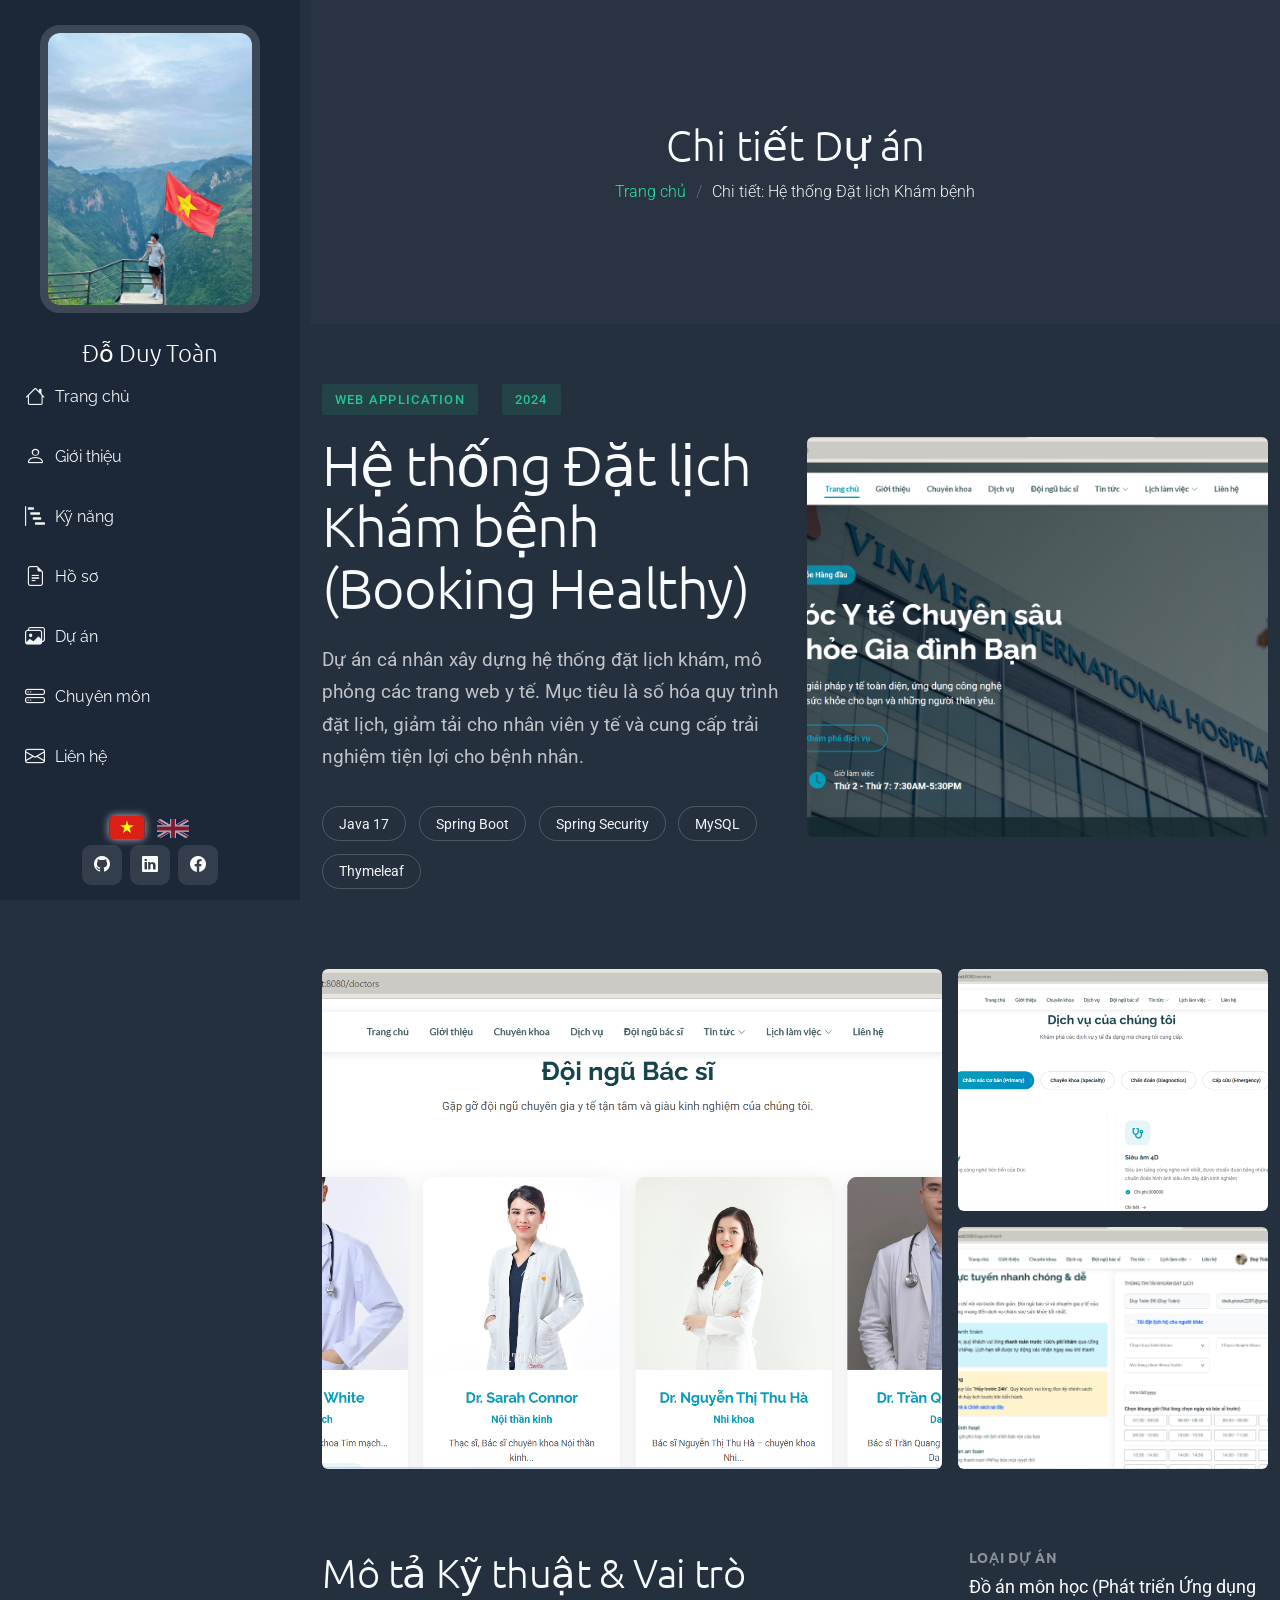
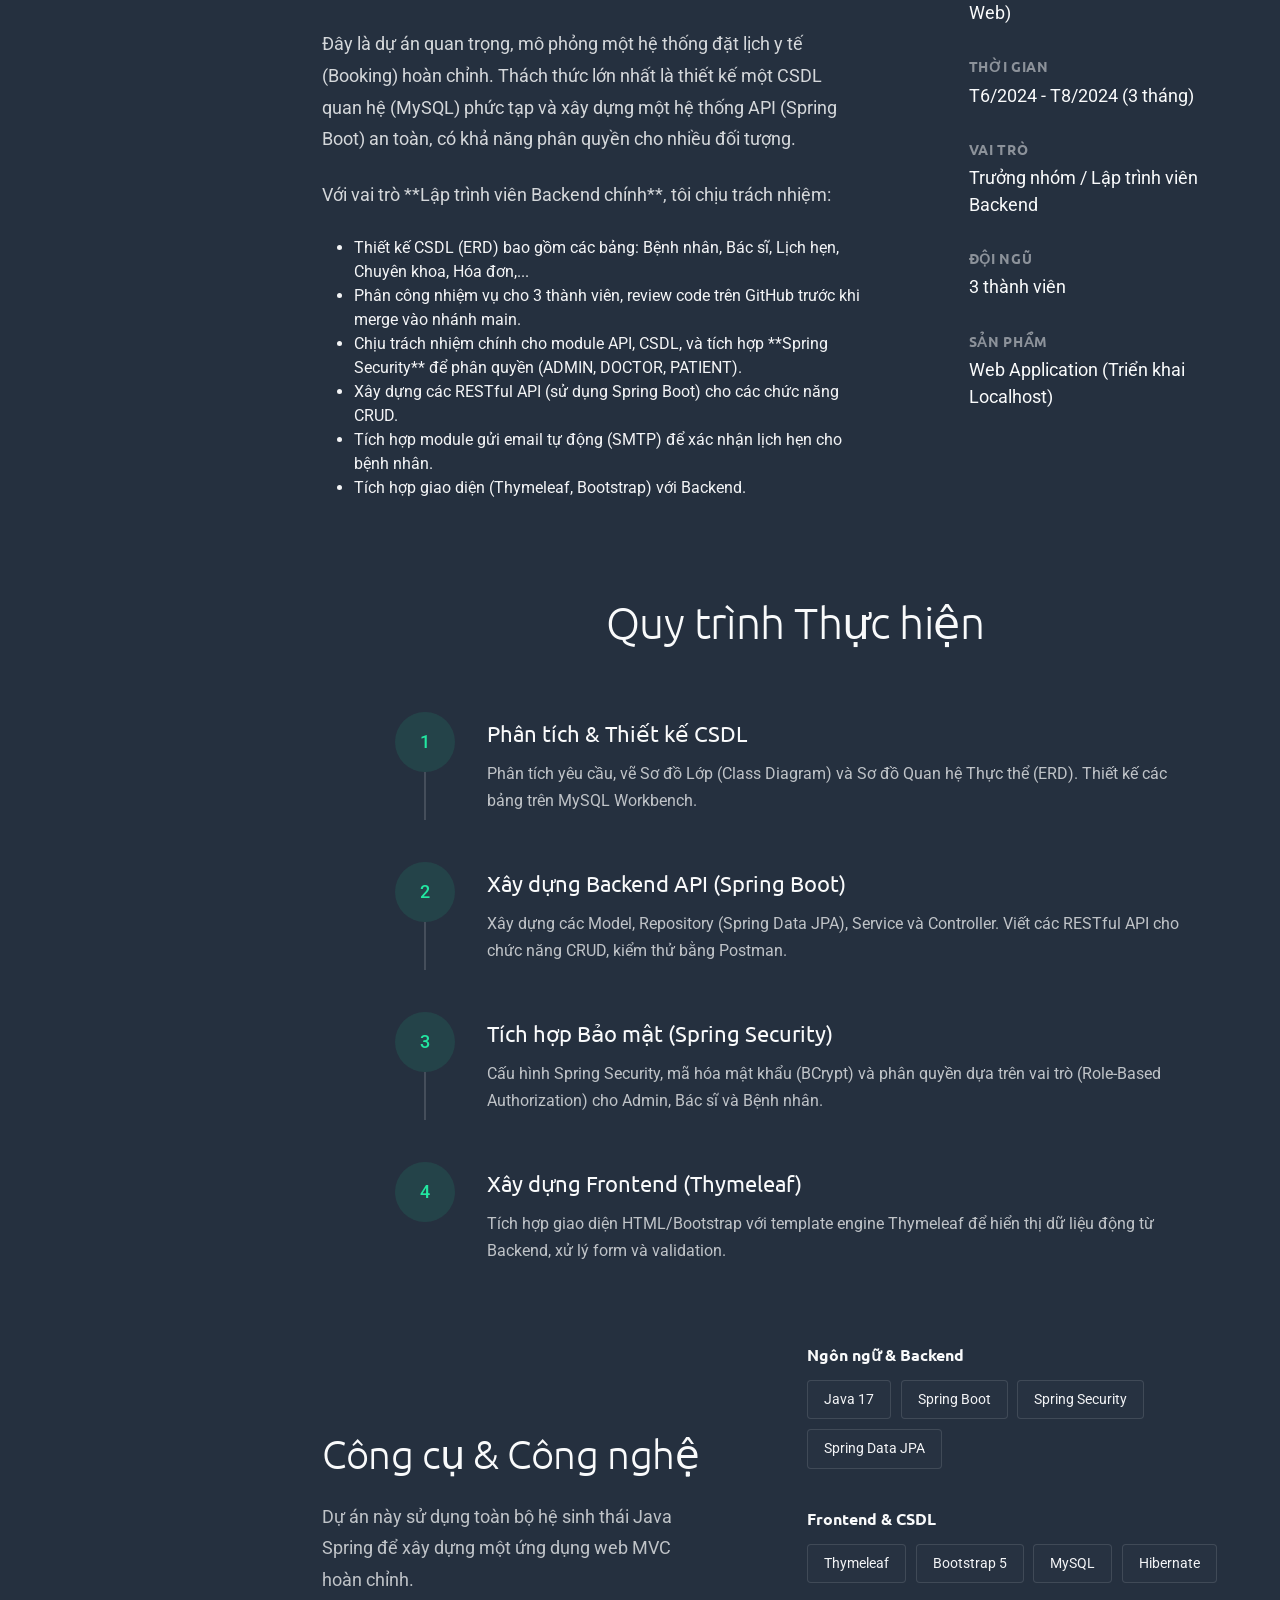
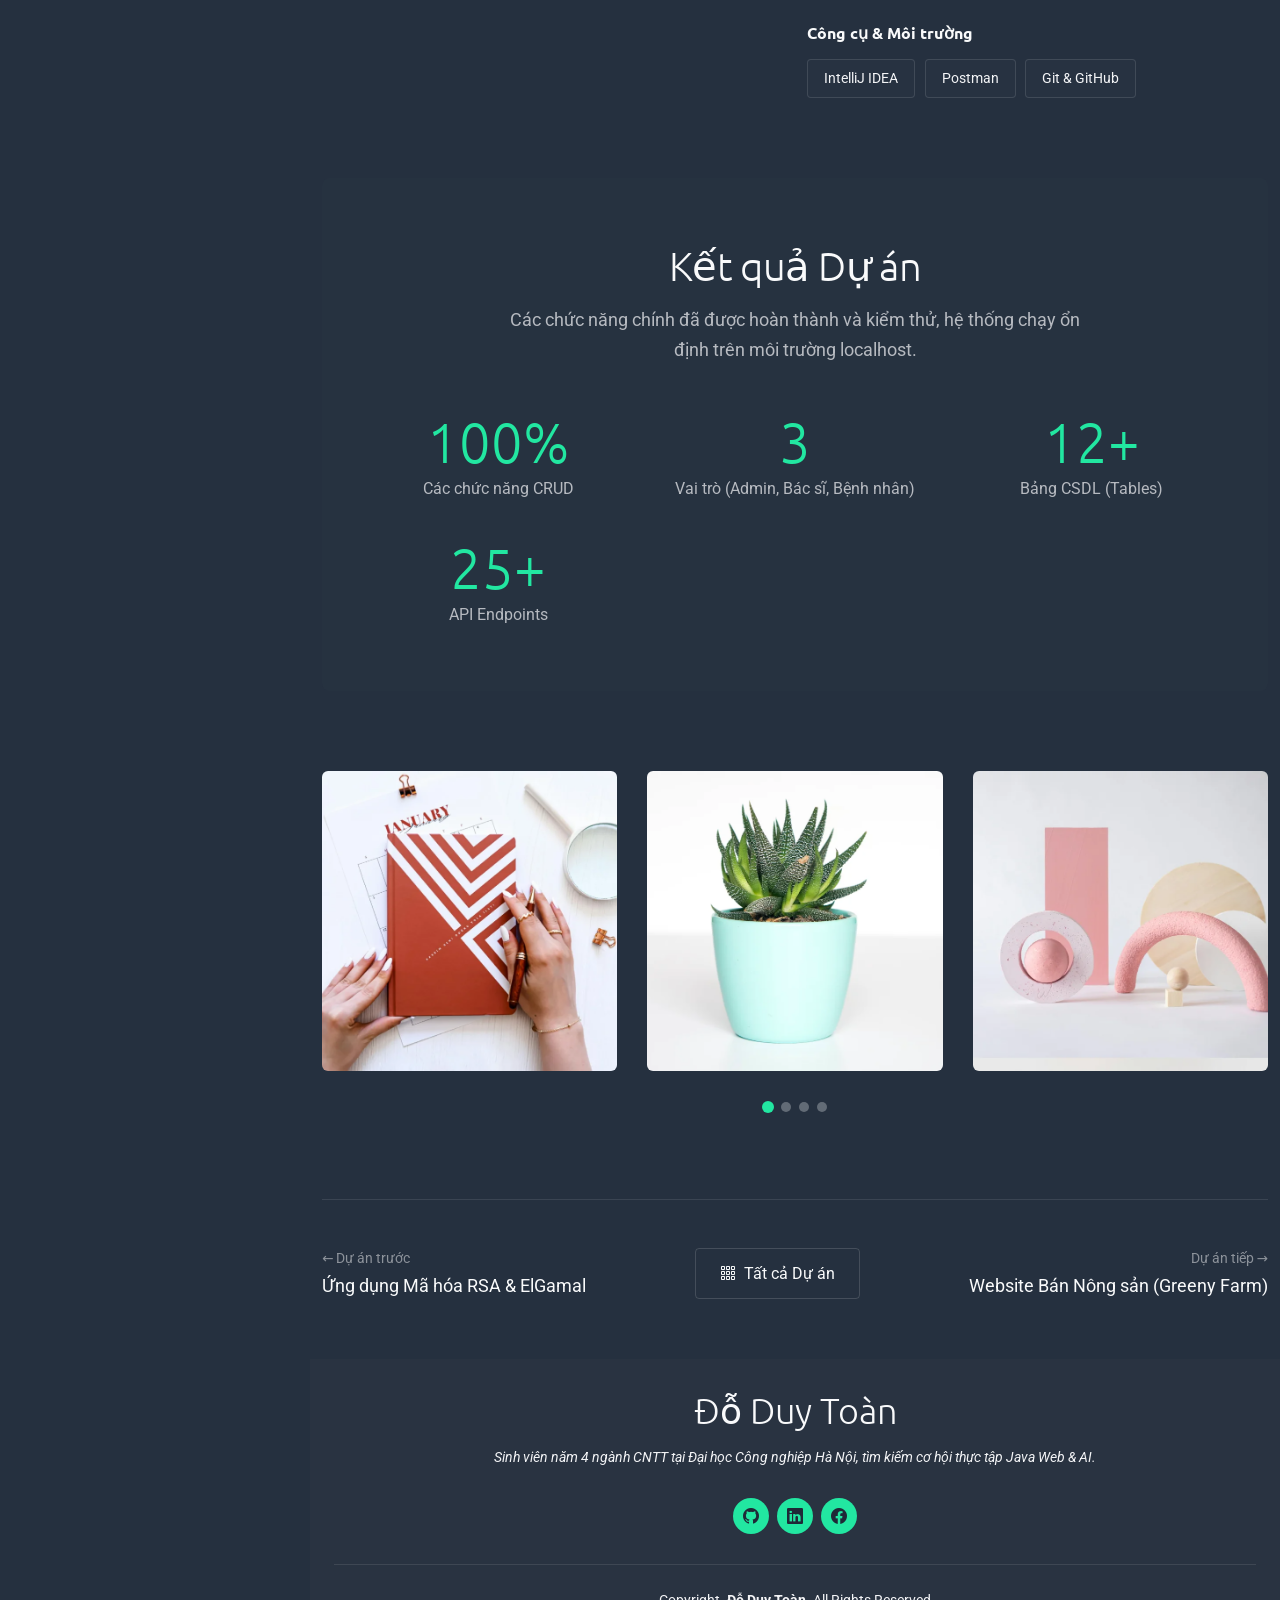
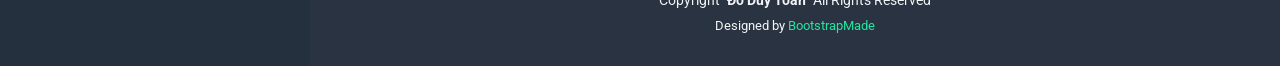
<file: du-an-booking.html>
<!doctype html>
<html lang="vi">
  <head>
    <meta charset="utf-8" />
    <meta content="width=device-width, initial-scale=1.0" name="viewport" />
    <title>
      Chi tiết Dự án - Hệ thống Đặt lịch Khám bệnh (Booking Healthy)
    </title>
    <meta
      name="description"
      content="Chi tiết dự án Hệ thống Đặt lịch Khám bệnh (Spring Boot, MySQL, Thymeleaf) của Đỗ Duy Toàn."
    />
    <meta
      name="keywords"
      content="Đỗ Duy Toàn, Java, Spring Boot, MySQL, Thymeleaf, Booking"
    />

    <link href="assets/img/favicon.png" rel="icon" />
    <link href="assets/img/apple-touch-icon.png" rel="apple-touch-icon" />

    <link href="https://fonts.googleapis.com" rel="preconnect" />
    <link href="https://fonts.gstatic.com" rel="preconnect" crossorigin />
    <link
      href="https://fonts.googleapis.com/css2?family=Roboto:ital,wght@0,100;0,300;0,400;0,500;0,700;0,900;1,100;1,300;1,400;1,500;1,700;1,900&family=Raleway:ital,wght@0,100;0,200;0,300;0,400;0,500;0,600;0,700;0,800;0,900;1,100;1,200;1,300;1,400;1,500;1,600;1,700;1,800;1,900&family=Ubuntu:ital,wght@0,300;0,400;0,500;0,700;1,300;1,400;1,500;1,700&display=swap"
      rel="stylesheet"
    />

    <link
      href="assets/vendor/bootstrap/css/bootstrap.min.css"
      rel="stylesheet"
    />
    <link
      href="assets/vendor/bootstrap-icons/bootstrap-icons.css"
      rel="stylesheet"
    />
    <link href="assets/vendor/aos/aos.css" rel="stylesheet" />
    <link
      href="assets/vendor/glightbox/css/glightbox.min.css"
      rel="stylesheet"
    />
    <link href="assets/vendor/swiper/swiper-bundle.min.css" rel="stylesheet" />

    <link href="assets/css/main.css" rel="stylesheet" />
  </head>

  <body class="portfolio-details-page">
    <header
      id="header"
      class="header dark-background d-flex flex-column justify-content-between"
    >
      <i class="header-toggle d-xl-none bi bi-list"></i>

      <div class="header-top">
        <div class="profile-img">
          <img
            src="assets/img/profile/avatar_index.jpg"
            alt=""
            class="img-fluid"
          />
        </div>

        <a
          href="index.html"
          class="logo d-flex align-items-center justify-content-center"
        >
          <h1 class="sitename">Đỗ Duy Toàn</h1>
        </a>
      </div>

      <nav id="navmenu" class="navmenu">
        <ul>
          <li>
            <a href="index.html#hero"
              ><i class="bi bi-house navicon"></i>Trang chủ</a
            >
          </li>
          <li>
            <a href="index.html#about"
              ><i class="bi bi-person navicon"></i> Giới thiệu</a
            >
          </li>
          <li>
            <a href="index.html#skills"
              ><i class="bi bi-bar-chart-steps navicon"></i> Kỹ năng</a
            >
          </li>
          <li>
            <a href="index.html#resume"
              ><i class="bi bi-file-earmark-text navicon"></i> Hồ sơ</a
            >
          </li>
          <li>
            <a href="index.html#portfolio"
              ><i class="bi bi-images navicon"></i> Dự án</a
            >
          </li>
          <li>
            <a href="index.html#services"
              ><i class="bi bi-hdd-stack navicon"></i> Chuyên môn</a
            >
          </li>
          <li>
            <a href="index.html#contact"
              ><i class="bi bi-envelope navicon"></i> Liên hệ</a
            >
          </li>
        </ul>
      </nav>
      <div class="language-switcher">
        <a href="index.html" class="lang-vi active" title="Tiếng Việt">
          <img src="assets/img/flags/vi.png" alt="Tiếng Việt" />
        </a>
        <a href="en/index.html" class="lang-en" title="English">
          <img src="assets/img/flags/en.png" alt="English" />
        </a>
      </div>
      <div class="social-links text-center">
        <a href="https://github.com/toando22" target="_blank" class="github"
          ><i class="bi bi-github"></i
        ></a>
        <a href="#" class="linkedin"><i class="bi bi-linkedin"></i></a>
        <a href="#" class="facebook"><i class="bi bi-facebook"></i></a>
      </div>
    </header>

    <main class="main">
      <div class="page-title light-background">
        <div class="container">
          <h1>Chi tiết Dự án</h1>
          <nav class="breadcrumbs">
            <ol>
              <li><a href="index.html">Trang chủ</a></li>
              <li class="current">Chi tiết: Hệ thống Đặt lịch Khám bệnh</li>
            </ol>
          </nav>
        </div>
      </div>
      <section id="portfolio-details" class="portfolio-details section">
        <div class="container" data-aos="fade-up" data-aos-delay="100">
          <div class="hero-section">
            <div class="row align-items-center">
              <div class="col-lg-6" data-aos="fade-right">
                <div class="project-header">
                  <div class="project-meta">
                    <span class="category">Web Application</span>
                    <span class="year">2024</span>
                  </div>
                  <h1 class="project-title">
                    Hệ thống Đặt lịch Khám bệnh (Booking Healthy)
                  </h1>
                  <p class="project-summary">
                    Dự án cá nhân xây dựng hệ thống đặt lịch khám, mô phỏng các
                    trang web y tế. Mục tiêu là số hóa quy trình đặt lịch, giảm
                    tải cho nhân viên y tế và cung cấp trải nghiệm tiện lợi cho
                    bệnh nhân.
                  </p>
                  <div class="project-tags">
                    <span class="tag">Java 17</span>
                    <span class="tag">Spring Boot</span>
                    <span class="tag">Spring Security</span>
                    <span class="tag">MySQL</span>
                    <span class="tag">Thymeleaf</span>
                  </div>
                </div>
              </div>
              <div class="col-lg-6" data-aos="fade-left" data-aos-delay="200">
                <div class="hero-image">
                  <img
                    src="assets/img/portfolio/bookinghealthy_1.png"
                    alt="Dự án Booking Healthy"
                    class="img-fluid"
                    loading="lazy"
                  />
                </div>
              </div>
            </div>
          </div>

          <div class="visual-showcase" data-aos="fade-up" data-aos-delay="100">
            <div class="showcase-gallery">
              <div
                class="gallery-item large"
                data-aos="zoom-in"
                data-aos-delay="150"
              >
                <img
                  src="assets/img/portfolio/bookinghealthy_2.png"
                  alt="Giao diện trang chủ"
                  class="img-fluid glightbox"
                />
              </div>
              <div class="gallery-item" data-aos="fade-up" data-aos-delay="200">
                <img
                  src="assets/img/portfolio/bookinghealthy_3.png"
                  alt="Trang quản trị Admin"
                  class="img-fluid glightbox"
                />
              </div>
              <div class="gallery-item" data-aos="fade-up" data-aos-delay="250">
                <img
                  src="assets/img/portfolio/bookinghealthy_5.png"
                  alt="Chức năng đặt lịch"
                  class="img-fluid glightbox"
                />
              </div>
            </div>
          </div>

          <div class="content-section">
            <div class="row">
              <div class="col-lg-7" data-aos="fade-up" data-aos-delay="100">
                <div class="main-content">
                  <h2>Mô tả Kỹ thuật & Vai trò</h2>
                  <p>
                    Đây là dự án quan trọng, mô phỏng một hệ thống đặt lịch y tế
                    (Booking) hoàn chỉnh. Thách thức lớn nhất là thiết kế một
                    CSDL quan hệ (MySQL) phức tạp và xây dựng một hệ thống API
                    (Spring Boot) an toàn, có khả năng phân quyền cho nhiều đối
                    tượng.
                  </p>
                  <p>
                    Với vai trò **Lập trình viên Backend chính**, tôi chịu trách
                    nhiệm:
                  </p>
                  <ul>
                    <li>
                      Thiết kế CSDL (ERD) bao gồm các bảng: Bệnh nhân, Bác sĩ,
                      Lịch hẹn, Chuyên khoa, Hóa đơn,...
                    </li>
                    <li>
                      Phân công nhiệm vụ cho 3 thành viên, review code trên
                      GitHub trước khi merge vào nhánh main.
                    </li>
                    <li>
                      Chịu trách nhiệm chính cho module API, CSDL, và tích hợp
                      **Spring Security** để phân quyền (ADMIN, DOCTOR,
                      PATIENT).
                    </li>
                    <li>
                      Xây dựng các RESTful API (sử dụng Spring Boot) cho các
                      chức năng CRUD.
                    </li>
                    <li>
                      Tích hợp module gửi email tự động (SMTP) để xác nhận lịch
                      hẹn cho bệnh nhân.
                    </li>
                    <li>
                      Tích hợp giao diện (Thymeleaf, Bootstrap) với Backend.
                    </li>
                  </ul>
                </div>
              </div>
              <div
                class="col-lg-4 offset-lg-1"
                data-aos="fade-up"
                data-aos-delay="200"
              >
                <div class="project-specs">
                  <div class="spec-item">
                    <h5>Loại dự án</h5>
                    <p>Đồ án môn học (Phát triển Ứng dụng Web)</p>
                  </div>
                  <div class="spec-item">
                    <h5>Thời gian</h5>
                    <p>T6/2024 - T8/2024 (3 tháng)</p>
                  </div>
                  <div class="spec-item">
                    <h5>Vai trò</h5>
                    <p>Trưởng nhóm / Lập trình viên Backend</p>
                  </div>
                  <div class="spec-item">
                    <h5>Đội ngũ</h5>
                    <p>3 thành viên</p>
                  </div>
                  <div class="spec-item">
                    <h5>Sản phẩm</h5>
                    <p>Web Application (Triển khai Localhost)</p>
                  </div>
                </div>
              </div>
            </div>
          </div>

          <div class="process-timeline" data-aos="fade-up" data-aos-delay="100">
            <div class="timeline-header">
              <h2>Quy trình Thực hiện</h2>
            </div>
            <div class="timeline-steps">
              <div
                class="timeline-item"
                data-aos="fade-up"
                data-aos-delay="150"
              >
                <div class="step-marker">
                  <span class="step-number">1</span>
                </div>
                <div class="step-content">
                  <h4>Phân tích & Thiết kế CSDL</h4>
                  <p>
                    Phân tích yêu cầu, vẽ Sơ đồ Lớp (Class Diagram) và Sơ đồ
                    Quan hệ Thực thể (ERD). Thiết kế các bảng trên MySQL
                    Workbench.
                  </p>
                </div>
              </div>
              <div
                class="timeline-item"
                data-aos="fade-up"
                data-aos-delay="200"
              >
                <div class="step-marker">
                  <span class="step-number">2</span>
                </div>
                <div class="step-content">
                  <h4>Xây dựng Backend API (Spring Boot)</h4>
                  <p>
                    Xây dựng các Model, Repository (Spring Data JPA), Service và
                    Controller. Viết các RESTful API cho chức năng CRUD, kiểm
                    thử bằng Postman.
                  </p>
                </div>
              </div>
              <div
                class="timeline-item"
                data-aos="fade-up"
                data-aos-delay="250"
              >
                <div class="step-marker">
                  <span class="step-number">3</span>
                </div>
                <div class="step-content">
                  <h4>Tích hợp Bảo mật (Spring Security)</h4>
                  <p>
                    Cấu hình Spring Security, mã hóa mật khẩu (BCrypt) và phân
                    quyền dựa trên vai trò (Role-Based Authorization) cho Admin,
                    Bác sĩ và Bệnh nhân.
                  </p>
                </div>
              </div>
              <div
                class="timeline-item"
                data-aos="fade-up"
                data-aos-delay="300"
              >
                <div class="step-marker">
                  <span class="step-number">4</span>
                </div>
                <div class="step-content">
                  <h4>Xây dựng Frontend (Thymeleaf)</h4>
                  <p>
                    Tích hợp giao diện HTML/Bootstrap với template engine
                    Thymeleaf để hiển thị dữ liệu động từ Backend, xử lý form và
                    validation.
                  </p>
                </div>
              </div>
            </div>
          </div>

          <div class="tools-section" data-aos="fade-up" data-aos-delay="100">
            <div class="row align-items-center">
              <div class="col-lg-5">
                <h2>Công cụ & Công nghệ</h2>
                <p>
                  Dự án này sử dụng toàn bộ hệ sinh thái Java Spring để xây dựng
                  một ứng dụng web MVC hoàn chỉnh.
                </p>
              </div>
              <div class="col-lg-6 offset-lg-1">
                <div class="tools-grid">
                  <div
                    class="tool-category"
                    data-aos="fade-up"
                    data-aos-delay="150"
                  >
                    <h5>Ngôn ngữ & Backend</h5>
                    <div class="tool-list">
                      <span class="tool-item">Java 17</span>
                      <span class="tool-item">Spring Boot</span>
                      <span class="tool-item">Spring Security</span>
                      <span class="tool-item">Spring Data JPA</span>
                    </div>
                  </div>
                  <div
                    class="tool-category"
                    data-aos="fade-up"
                    data-aos-delay="200"
                  >
                    <h5>Frontend & CSDL</h5>
                    <div class="tool-list">
                      <span class="tool-item">Thymeleaf</span>
                      <span class="tool-item">Bootstrap 5</span>
                      <span class="tool-item">MySQL</span>
                      <span class="tool-item">Hibernate</span>
                    </div>
                  </div>
                  <div
                    class="tool-category"
                    data-aos="fade-up"
                    data-aos-delay="250"
                  >
                    <h5>Công cụ & Môi trường</h5>
                    <div class="tool-list">
                      <span class="tool-item">IntelliJ IDEA</span>
                      <span class="tool-item">Postman</span>
                      <span class="tool-item">Git & GitHub</span>
                    </div>
                  </div>
                </div>
              </div>
            </div>
          </div>

          <div class="impact-metrics" data-aos="fade-up" data-aos-delay="100">
            <div class="metrics-container">
              <div class="metrics-header">
                <h2>Kết quả Dự án</h2>
                <p>
                  Các chức năng chính đã được hoàn thành và kiểm thử, hệ thống
                  chạy ổn định trên môi trường localhost.
                </p>
              </div>
              <div class="metrics-grid">
                <div
                  class="metric-card"
                  data-aos="fade-up"
                  data-aos-delay="150"
                >
                  <div class="metric-value">100%</div>
                  <div class="metric-label">Các chức năng CRUD</div>
                </div>
                <div
                  class="metric-card"
                  data-aos="fade-up"
                  data-aos-delay="200"
                >
                  <div class="metric-value">3</div>
                  <div class="metric-label">
                    Vai trò (Admin, Bác sĩ, Bệnh nhân)
                  </div>
                </div>
                <div
                  class="metric-card"
                  data-aos="fade-up"
                  data-aos-delay="250"
                >
                  <div class="metric-value">12+</div>
                  <div class="metric-label">Bảng CSDL (Tables)</div>
                </div>
                <div
                  class="metric-card"
                  data-aos="fade-up"
                  data-aos-delay="300"
                >
                  <div class="metric-value">25+</div>
                  <div class="metric-label">API Endpoints</div>
                </div>
              </div>
            </div>
          </div>

          <div
            class="additional-gallery"
            data-aos="fade-up"
            data-aos-delay="100"
          >
            <div class="gallery-slider swiper init-swiper">
              <script type="application/json" class="swiper-config">
                {
                  "loop": true,
                  "speed": 600,
                  "autoplay": {
                    "delay": 4000
                  },
                  "slidesPerView": 1,
                  "spaceBetween": 30,
                  "breakpoints": {
                    "768": {
                      "slidesPerView": 2
                    },
                    "1200": {
                      "slidesPerView": 3
                    }
                  },
                  "pagination": {
                    "el": ".swiper-pagination",
                    "type": "bullets",
                    "clickable": true
                  }
                }
              </script>
              <div class="swiper-wrapper">
                <div class="swiper-slide">
                  <img
                    src="assets/img/portfolio/portfolio-12.webp"
                    alt="Project detail"
                    class="img-fluid glightbox"
                    loading="lazy"
                  />
                </div>
                <div class="swiper-slide">
                  <img
                    src="assets/img/portfolio/portfolio-2.webp"
                    alt="Project detail"
                    class="img-fluid glightbox"
                    loading="lazy"
                  />
                </div>
                <div class="swiper-slide">
                  <img
                    src="assets/img/portfolio/portfolio-6.webp"
                    alt="Project detail"
                    class="img-fluid glightbox"
                    loading="lazy"
                  />
                </div>
                <div class="swiper-slide">
                  <img
                    src="assets/img/portfolio/portfolio-10.webp"
                    alt="Project detail"
                    class="img-fluid glightbox"
                    loading="lazy"
                  />
                </div>
              </div>
              <div class="swiper-pagination"></div>
            </div>
          </div>

          <div class="project-nav" data-aos="fade-up" data-aos-delay="100">
            <div class="nav-wrapper">
              <a href="du-an-ma-hoa.html" class="nav-link prev-project">
                <div class="nav-content">
                  <span class="nav-direction">← Dự án trước</span>
                  <span class="nav-title">Ứng dụng Mã hóa RSA & ElGamal</span>
                </div>
              </a>
              <a href="index.html#portfolio" class="nav-link all-projects">
                <i class="bi bi-grid-3x3-gap"></i>
                <span>Tất cả Dự án</span>
              </a>
              <a href="du-an-nong-san.html" class="nav-link next-project">
                <div class="nav-content">
                  <span class="nav-direction">Dự án tiếp →</span>
                  <span class="nav-title"
                    >Website Bán Nông sản (Greeny Farm)</span
                  >
                </div>
              </a>
            </div>
          </div>
        </div>
      </section>
    </main>

    <footer id="footer" class="footer light-background">
      <div class="container">
        <h3 class="sitename">Đỗ Duy Toàn</h3>
        <p>
          Sinh viên năm 4 ngành CNTT tại Đại học Công nghiệp Hà Nội, tìm kiếm cơ
          hội thực tập Java Web & AI.
        </p>
        <div class="social-links d-flex justify-content-center">
          <a href="https://github.com/toando22" target="_blank"
            ><i class="bi bi-github"></i
          ></a>
          <a href="#"><i class="bi bi-linkedin"></i></a>
          <a href="#"><i class="bi bi-facebook"></i></a>
        </div>
        <div class="container">
          <div class="copyright">
            <span>Copyright</span>
            <strong class="px-1 sitename">Đỗ Duy Toàn</strong>
            <span>All Rights Reserved</span>
          </div>
          <div class="credits">
            Designed by <a href="https://bootstrapmade.com/">BootstrapMade</a>
          </div>
        </div>
      </div>
    </footer>

    <a
      href="#"
      id="scroll-top"
      class="scroll-top d-flex align-items-center justify-content-center"
      ><i class="bi bi-arrow-up-short"></i
    ></a>

    <div id="preloader"></div>

    <script src="assets/vendor/bootstrap/js/bootstrap.bundle.min.js"></script>
    <script src="assets/vendor/php-email-form/validate.js"></script>
    <script src="assets/vendor/aos/aos.js"></script>
    <script src="assets/vendor/purecounter/purecounter_vanilla.js"></script>
    <script src="assets/vendor/typed.js/typed.umd.js"></script>
    <script src="assets/vendor/waypoints/noframework.waypoints.js"></script>
    <script src="assets/vendor/imagesloaded/imagesloaded.pkgd.min.js"></script>
    <script src="assets/vendor/isotope-layout/isotope.pkgd.min.js"></script>
    <script src="assets/vendor/glightbox/js/glightbox.min.js"></script>
    <script src="assets/vendor/swiper/swiper-bundle.min.js"></script>

    <script src="assets/js/main.js"></script>
  </body>
</html>
</file>
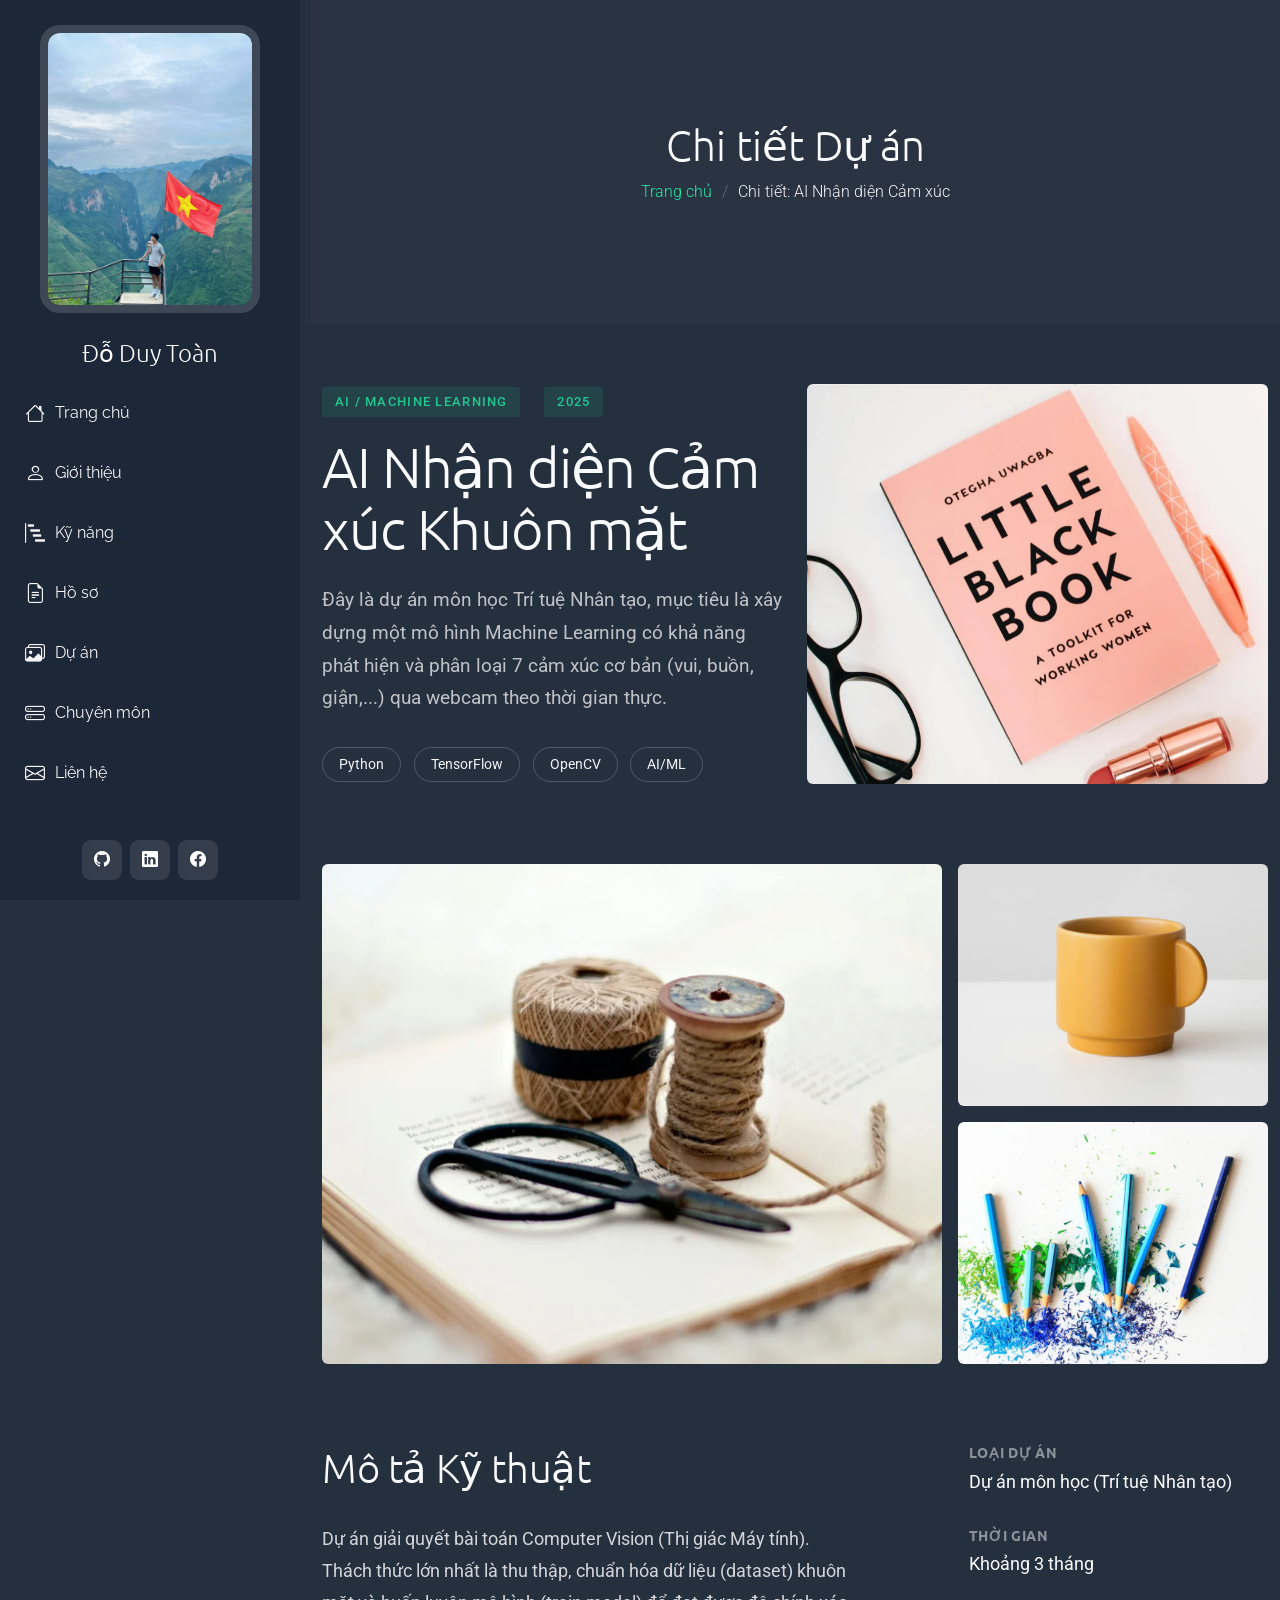
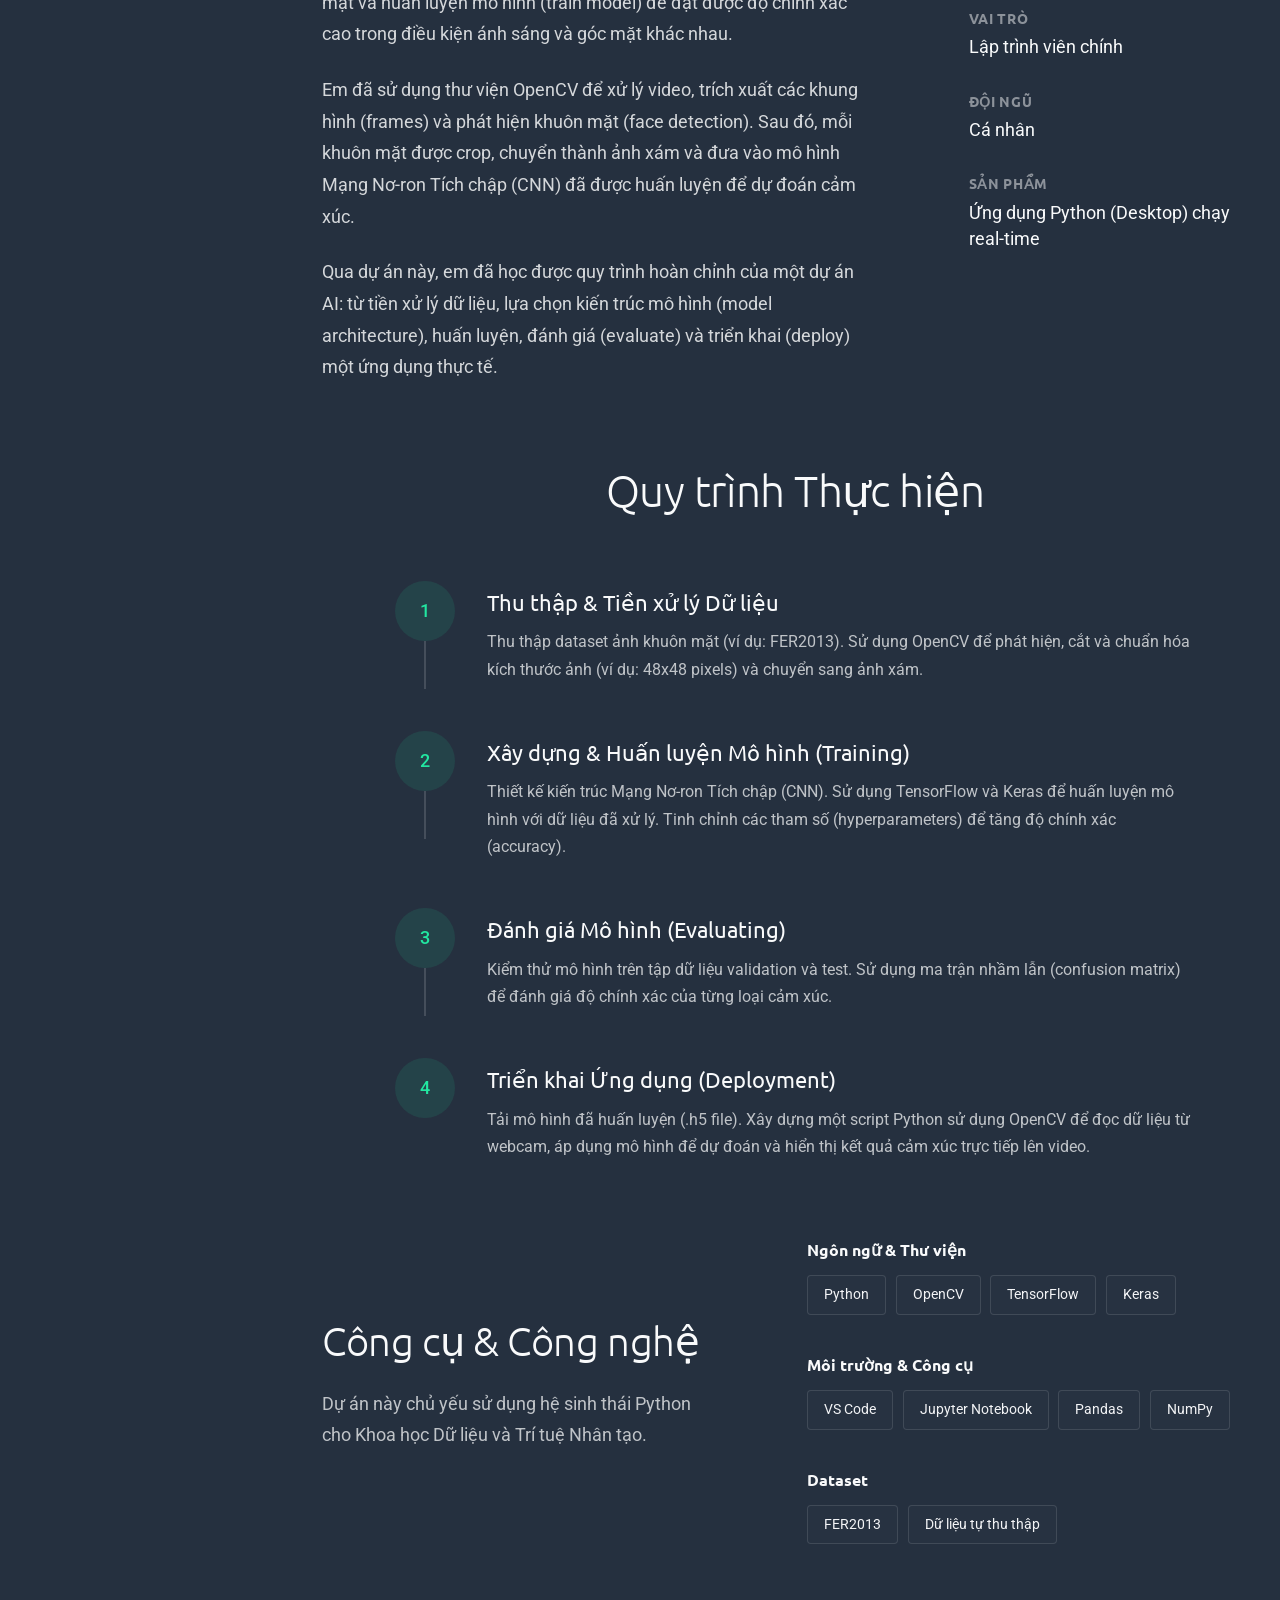
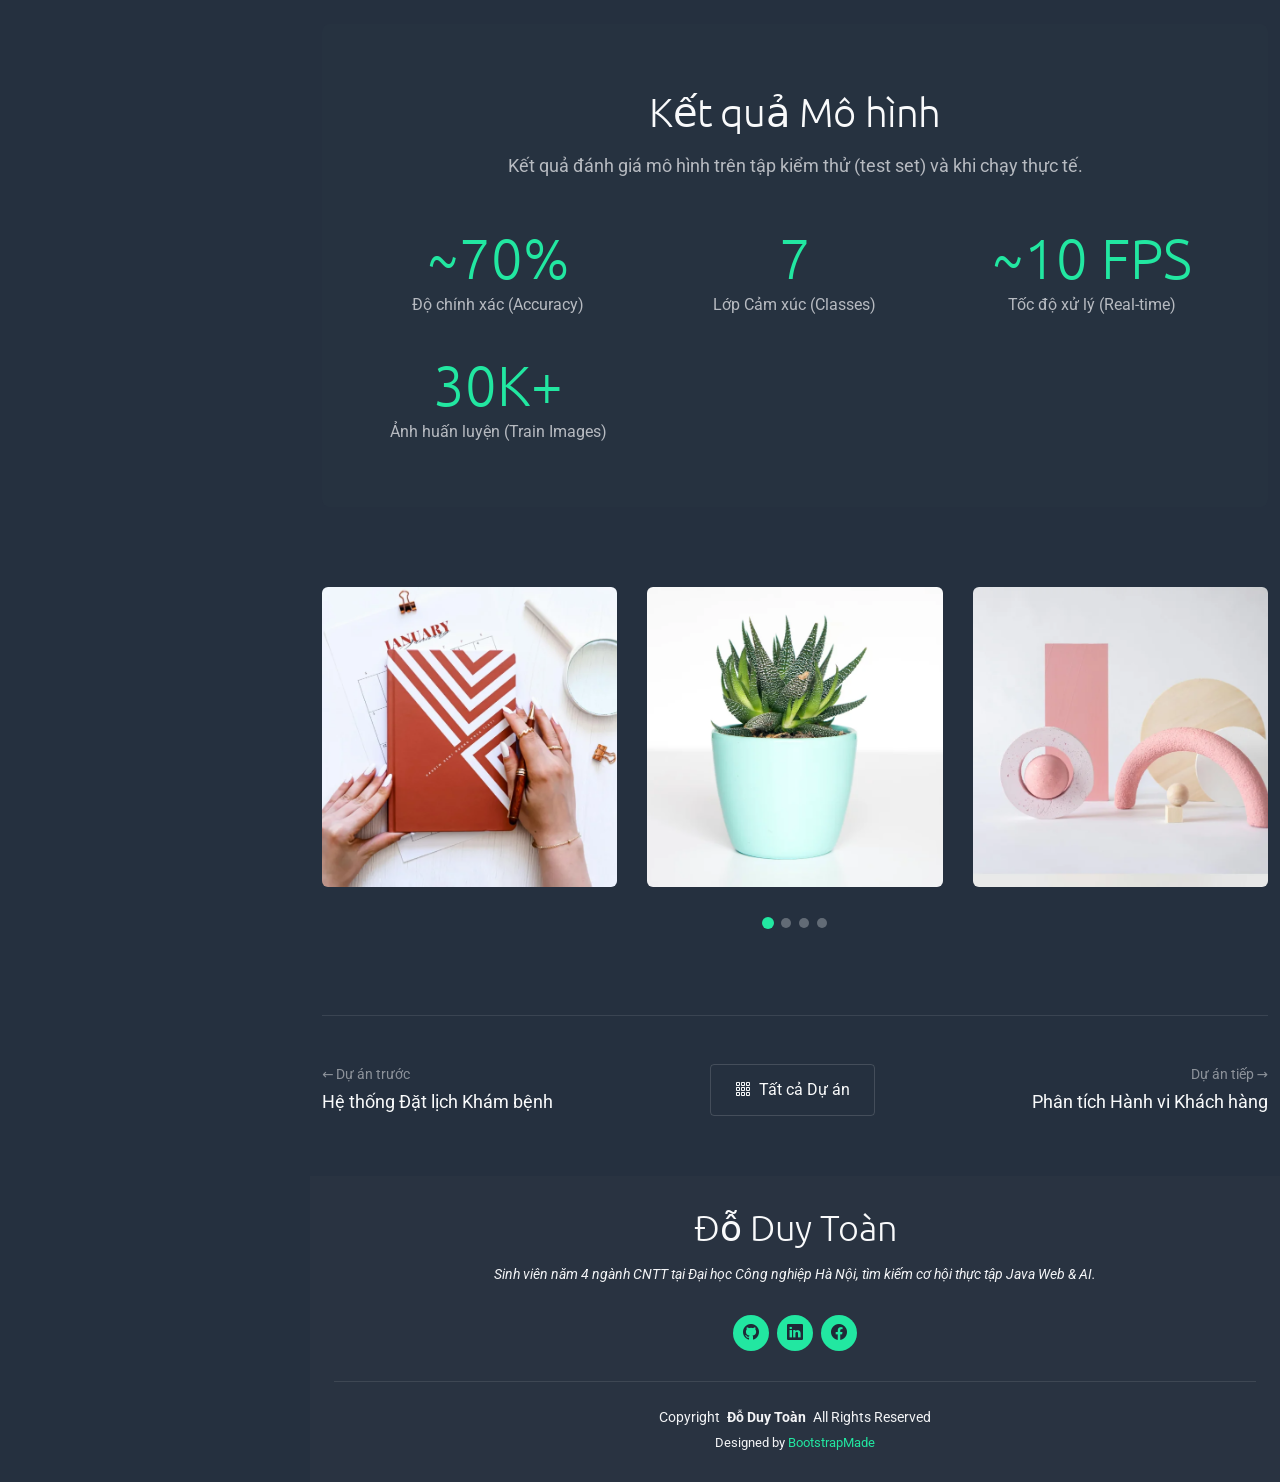
<file: du-an-nhan-dien.html>
<!DOCTYPE html>
<html lang="vi">

<head>
  <meta charset="utf-8">
  <meta content="width=device-width, initial-scale=1.0" name="viewport">
  <title>Chi tiết Dự án - AI Nhận diện Cảm xúc</title>
  <meta name="description" content="Chi tiết dự án AI Nhận diện Cảm xúc Khuôn mặt (Python, TensorFlow, OpenCV) của Đỗ Duy Toàn.">
  <meta name="keywords" content="Đỗ Duy Toàn, AI, Machine Learning, Python, TensorFlow, OpenCV">

  <link href="assets/img/favicon.png" rel="icon">
  <link href="assets/img/apple-touch-icon.png" rel="apple-touch-icon">

  <link href="https://fonts.googleapis.com" rel="preconnect">
  <link href="https://fonts.gstatic.com" rel="preconnect" crossorigin>
  <link href="https://fonts.googleapis.com/css2?family=Roboto:ital,wght@0,100;0,300;0,400;0,500;0,700;0,900;1,100;1,300;1,400;1,500;1,700;1,900&family=Raleway:ital,wght@0,100;0,200;0,300;0,400;0,500;0,600;0,700;0,800;0,900;1,100;1,200;1,300;1,400;1,500;1,600;1,700;1,800;1,900&family=Ubuntu:ital,wght@0,300;0,400;0,500;0,700;1,300;1,400;1,500;1,700&display=swap" rel="stylesheet">

  <link href="assets/vendor/bootstrap/css/bootstrap.min.css" rel="stylesheet">
  <link href="assets/vendor/bootstrap-icons/bootstrap-icons.css" rel="stylesheet">
  <link href="assets/vendor/aos/aos.css" rel="stylesheet">
  <link href="assets/vendor/glightbox/css/glightbox.min.css" rel="stylesheet">
  <link href="assets/vendor/swiper/swiper-bundle.min.css" rel="stylesheet">

  <link href="assets/css/main.css" rel="stylesheet">

  </head>

<body class="portfolio-details-page">

  <header id="header" class="header dark-background d-flex flex-column justify-content-between">
    <i class="header-toggle d-xl-none bi bi-list"></i>

    <div class="header-top">
      <div class="profile-img">
        <img src="assets/img/profile/avatar_index.jpg" alt="" class="img-fluid">
      </div>

      <a href="index.html" class="logo d-flex align-items-center justify-content-center">
        <h1 class="sitename">Đỗ Duy Toàn</h1>
      </a>

    </div>

    <nav id="navmenu" class="navmenu">
      <ul>
        <li><a href="index.html#hero"><i class="bi bi-house navicon"></i>Trang chủ</a></li>
        <li><a href="index.html#about"><i class="bi bi-person navicon"></i> Giới thiệu</a></li>
        <li><a href="index.html#skills"><i class="bi bi-bar-chart-steps navicon"></i> Kỹ năng</a></li>
        <li><a href="index.html#resume"><i class="bi bi-file-earmark-text navicon"></i> Hồ sơ</a></li>
        <li><a href="index.html#portfolio"><i class="bi bi-images navicon"></i> Dự án</a></li>
        <li><a href="index.html#services"><i class="bi bi-hdd-stack navicon"></i> Chuyên môn</a></li>
        <li><a href="index.html#contact"><i class="bi bi-envelope navicon"></i> Liên hệ</a></li>
      </ul>
    </nav>

    <div class="social-links text-center">
      <a href="https://github.com/toando22" target="_blank" class="github"><i class="bi bi-github"></i></a>
      <a href="#" class="linkedin"><i class="bi bi-linkedin"></i></a>
      <a href="#" class="facebook"><i class="bi bi-facebook"></i></a>
    </div>

  </header>

  <main class="main">

    <div class="page-title light-background">
      <div class="container">
        <h1>Chi tiết Dự án</h1>
        <nav class="breadcrumbs">
          <ol>
            <li><a href="index.html">Trang chủ</a></li>
            <li class="current">Chi tiết: AI Nhận diện Cảm xúc</li>
          </ol>
        </nav>
      </div>
    </div><section id="portfolio-details" class="portfolio-details section">

      <div class="container" data-aos="fade-up" data-aos-delay="100">

        <div class="hero-section">
          <div class="row align-items-center">
            <div class="col-lg-6" data-aos="fade-right">
              <div class="project-header">
                <div class="project-meta">
                  <span class="category">AI / Machine Learning</span>
                  <span class="year">2025</span>
                </div>
                <h1 class="project-title">AI Nhận diện Cảm xúc Khuôn mặt</h1>
                <p class="project-summary">Đây là dự án môn học Trí tuệ Nhân tạo, mục tiêu là xây dựng một mô hình Machine Learning có khả năng phát hiện và phân loại 7 cảm xúc cơ bản (vui, buồn, giận,...) qua webcam theo thời gian thực.</p>
                <div class="project-tags">
                  <span class="tag">Python</span>
                  <span class="tag">TensorFlow</span>
                  <span class="tag">OpenCV</span>
                  <span class="tag">AI/ML</span>
                </div>
              </div>
            </div>
            <div class="col-lg-6" data-aos="fade-left" data-aos-delay="200">
              <div class="hero-image">
                <img src="assets/img/portfolio/portfolio-9.webp" alt="Dự án AI Nhận diện Cảm xúc" class="img-fluid" loading="lazy">
              </div>
            </div>
          </div>
        </div>

        <div class="visual-showcase" data-aos="fade-up" data-aos-delay="100">
          <div class="showcase-gallery">
            <div class="gallery-item large" data-aos="zoom-in" data-aos-delay="150">
              <img src="assets/img/portfolio/portfolio-7.webp" alt="Giao diện chương trình" class="img-fluid glightbox">
            </div>
            <div class="gallery-item" data-aos="fade-up" data-aos-delay="200">
              <img src="assets/img/portfolio/portfolio-5.webp" alt="Mô hình đang chạy" class="img-fluid glightbox">
            </div>
            <div class="gallery-item" data-aos="fade-up" data-aos-delay="250">
              <img src="assets/img/portfolio/portfolio-8.webp" alt="Kết quả dự đoán" class="img-fluid glightbox">
            </div>
          </div>
        </div>

        <div class="content-section">
          <div class="row">
            <div class="col-lg-7" data-aos="fade-up" data-aos-delay="100">
              <div class="main-content">
                <h2>Mô tả Kỹ thuật</h2>
                <p>Dự án giải quyết bài toán Computer Vision (Thị giác Máy tính). Thách thức lớn nhất là thu thập, chuẩn hóa dữ liệu (dataset) khuôn mặt và huấn luyện mô hình (train model) để đạt được độ chính xác cao trong điều kiện ánh sáng và góc mặt khác nhau.</p>
                <p>Em đã sử dụng thư viện OpenCV để xử lý video, trích xuất các khung hình (frames) và phát hiện khuôn mặt (face detection). Sau đó, mỗi khuôn mặt được crop, chuyển thành ảnh xám và đưa vào mô hình Mạng Nơ-ron Tích chập (CNN) đã được huấn luyện để dự đoán cảm xúc.</p>
                <p>Qua dự án này, em đã học được quy trình hoàn chỉnh của một dự án AI: từ tiền xử lý dữ liệu, lựa chọn kiến trúc mô hình (model architecture), huấn luyện, đánh giá (evaluate) và triển khai (deploy) một ứng dụng thực tế.</p>
              </div>
            </div>
            <div class="col-lg-4 offset-lg-1" data-aos="fade-up" data-aos-delay="200">
              <div class="project-specs">
                <div class="spec-item">
                  <h5>Loại dự án</h5>
                  <p>Dự án môn học (Trí tuệ Nhân tạo)</p>
                </div>
                <div class="spec-item">
                  <h5>Thời gian</h5>
                  <p>Khoảng 3 tháng</p>
                </div>
                <div class="spec-item">
                  <h5>Vai trò</h5>
                  <p>Lập trình viên chính</p>
                </div>
                <div class="spec-item">
                  <h5>Đội ngũ</h5>
                  <p>Cá nhân</p>
                </div>
                <div class="spec-item">
                  <h5>Sản phẩm</h5>
                  <p>Ứng dụng Python (Desktop) chạy real-time</p>
                </div>
              </div>
            </div>
          </div>
        </div>

        <div class="process-timeline" data-aos="fade-up" data-aos-delay="100">
          <div class="timeline-header">
            <h2>Quy trình Thực hiện</h2>
          </div>
          <div class="timeline-steps">
            <div class="timeline-item" data-aos="fade-up" data-aos-delay="150">
              <div class="step-marker">
                <span class="step-number">1</span>
              </div>
              <div class="step-content">
                <h4>Thu thập & Tiền xử lý Dữ liệu</h4>
                <p>Thu thập dataset ảnh khuôn mặt (ví dụ: FER2013). Sử dụng OpenCV để phát hiện, cắt và chuẩn hóa kích thước ảnh (ví dụ: 48x48 pixels) và chuyển sang ảnh xám.</p>
              </div>
            </div>
            <div class="timeline-item" data-aos="fade-up" data-aos-delay="200">
              <div class="step-marker">
                <span class="step-number">2</span>
              </div>
              <div class="step-content">
                <h4>Xây dựng & Huấn luyện Mô hình (Training)</h4>
                <p>Thiết kế kiến trúc Mạng Nơ-ron Tích chập (CNN). Sử dụng TensorFlow và Keras để huấn luyện mô hình với dữ liệu đã xử lý. Tinh chỉnh các tham số (hyperparameters) để tăng độ chính xác (accuracy).</p>
              </div>
            </div>
            <div class="timeline-item" data-aos="fade-up" data-aos-delay="250">
              <div class="step-marker">
                <span class="step-number">3</span>
              </div>
              <div class="step-content">
                <h4>Đánh giá Mô hình (Evaluating)</h4>
                <p>Kiểm thử mô hình trên tập dữ liệu validation và test. Sử dụng ma trận nhầm lẫn (confusion matrix) để đánh giá độ chính xác của từng loại cảm xúc.</p>
              </div>
            </div>
            <div class="timeline-item" data-aos="fade-up" data-aos-delay="300">
              <div class="step-marker">
                <span class="step-number">4</span>
              </div>
              <div class="step-content">
                <h4>Triển khai Ứng dụng (Deployment)</h4>
                <p>Tải mô hình đã huấn luyện (.h5 file). Xây dựng một script Python sử dụng OpenCV để đọc dữ liệu từ webcam, áp dụng mô hình để dự đoán và hiển thị kết quả cảm xúc trực tiếp lên video.</p>
              </div>
            </div>
          </div>
        </div>

        <div class="tools-section" data-aos="fade-up" data-aos-delay="100">
          <div class="row align-items-center">
            <div class="col-lg-5">
              <h2>Công cụ & Công nghệ</h2>
              <p>Dự án này chủ yếu sử dụng hệ sinh thái Python cho Khoa học Dữ liệu và Trí tuệ Nhân tạo.</p>
            </div>
            <div class="col-lg-6 offset-lg-1">
              <div class="tools-grid">
                <div class="tool-category" data-aos="fade-up" data-aos-delay="150">
                  <h5>Ngôn ngữ & Thư viện</h5>
                  <div class="tool-list">
                    <span class="tool-item">Python</span>
                    <span class="tool-item">OpenCV</span>
                    <span class="tool-item">TensorFlow</span>
                    <span class="tool-item">Keras</span>
                  </div>
                </div>
                <div class="tool-category" data-aos="fade-up" data-aos-delay="200">
                  <h5>Môi trường & Công cụ</h5>
                  <div class="tool-list">
                    <span class="tool-item">VS Code</span>
                    <span class="tool-item">Jupyter Notebook</span>
                    <span class="tool-item">Pandas</span>
                    <span class="tool-item">NumPy</span>
                  </div>
                </div>
                <div class="tool-category" data-aos="fade-up" data-aos-delay="250">
                  <h5>Dataset</h5>
                  <div class="tool-list">
                    <span class="tool-item">FER2013</span>
                    <span class="tool-item">Dữ liệu tự thu thập</span>
                  </div>
                </div>
              </div>
            </div>
          </div>
        </div>

        <div class="impact-metrics" data-aos="fade-up" data-aos-delay="100">
          <div class="metrics-container">
            <div class="metrics-header">
              <h2>Kết quả Mô hình</h2>
              <p>Kết quả đánh giá mô hình trên tập kiểm thử (test set) và khi chạy thực tế.</p>
            </div>
            <div class="metrics-grid">
              <div class="metric-card" data-aos="fade-up" data-aos-delay="150">
                <div class="metric-value">~70%</div>
                <div class="metric-label">Độ chính xác (Accuracy)</div>
              </div>
              <div class="metric-card" data-aos="fade-up" data-aos-delay="200">
                <div class="metric-value">7</div>
                <div class="metric-label">Lớp Cảm xúc (Classes)</div>
              </div>
              <div class="metric-card" data-aos="fade-up" data-aos-delay="250">
                <div class="metric-value">~10 FPS</div>
                <div class="metric-label">Tốc độ xử lý (Real-time)</div>
              </div>
              <div class="metric-card" data-aos="fade-up" data-aos-delay="300">
                <div class="metric-value">30K+</div>
                <div class="metric-label">Ảnh huấn luyện (Train Images)</div>
              </div>
            </div>
          </div>
        </div>

        <div class="additional-gallery" data-aos="fade-up" data-aos-delay="100">
          <div class="gallery-slider swiper init-swiper">
            <script type="application/json" class="swiper-config">
              {
                "loop": true,
                "speed": 600,
                "autoplay": {
                  "delay": 4000
                },
                "slidesPerView": 1,
                "spaceBetween": 30,
                "breakpoints": {
                  "768": {
                    "slidesPerView": 2
                  },
                  "1200": {
                    "slidesPerView": 3
                  }
                },
                "pagination": {
                  "el": ".swiper-pagination",
                  "type": "bullets",
                  "clickable": true
                }
              }
            </script>
            <div class="swiper-wrapper">
              <div class="swiper-slide">
                <img src="assets/img/portfolio/portfolio-12.webp" alt="Project detail" class="img-fluid glightbox" loading="lazy">
              </div>
              <div class="swiper-slide">
                <img src="assets/img/portfolio/portfolio-2.webp" alt="Project detail" class="img-fluid glightbox" loading="lazy">
              </div>
              <div class="swiper-slide">
                <img src="assets/img/portfolio/portfolio-6.webp" alt="Project detail" class="img-fluid glightbox" loading="lazy">
              </div>
              <div class="swiper-slide">
                <img src="assets/img/portfolio/portfolio-10.webp" alt="Project detail" class="img-fluid glightbox" loading="lazy">
              </div>
            </div>
            <div class="swiper-pagination"></div>
          </div>
        </div>

        <div class="project-nav" data-aos="fade-up" data-aos-delay="100">
          <div class="nav-wrapper">
            <a href="du-an-booking.html" class="nav-link prev-project"> <div class="nav-content">
                <span class="nav-direction">← Dự án trước</span>
                <span class="nav-title">Hệ thống Đặt lịch Khám bệnh</span>
              </div>
            </a>
            <a href="index.html#portfolio" class="nav-link all-projects">
              <i class="bi bi-grid-3x3-gap"></i>
              <span>Tất cả Dự án</span>
            </a>
            <a href="du-an-bigdata.html" class="nav-link next-project"> <div class="nav-content">
                <span class="nav-direction">Dự án tiếp →</span>
                <span class="nav-title">Phân tích Hành vi Khách hàng</span>
              </div>
            </a>
          </div>
        </div>

      </div>

    </section></main>

  <footer id="footer" class="footer light-background">
    <div class="container">
      <h3 class="sitename">Đỗ Duy Toàn</h3>
      <p>Sinh viên năm 4 ngành CNTT tại Đại học Công nghiệp Hà Nội, tìm kiếm cơ hội thực tập Java Web & AI.</p>
      <div class="social-links d-flex justify-content-center">
        <a href="https://github.com/toando22" target="_blank"><i class="bi bi-github"></i></a>
        <a href="#"><i class="bi bi-linkedin"></i></a>
        <a href="#"><i class="bi bi-facebook"></i></a>
      </div>
      <div class="container">
        <div class="copyright">
          <span>Copyright</span> <strong class="px-1 sitename">Đỗ Duy Toàn</strong> <span>All Rights Reserved</span>
        </div>
        <div class="credits">
          Designed by <a href="https://bootstrapmade.com/">BootstrapMade</a>
        </div>
      </div>
    </div>
  </footer>

  <a href="#" id="scroll-top" class="scroll-top d-flex align-items-center justify-content-center"><i class="bi bi-arrow-up-short"></i></a>

  <div id="preloader"></div>

  <script src="assets/vendor/bootstrap/js/bootstrap.bundle.min.js"></script>
  <script src="assets/vendor/php-email-form/validate.js"></script>
  <script src="assets/vendor/aos/aos.js"></script>
  <script src="assets/vendor/purecounter/purecounter_vanilla.js"></script>
  <script src="assets/vendor/typed.js/typed.umd.js"></script>
  <script src="assets/vendor/waypoints/noframework.waypoints.js"></script>
  <script src="assets/vendor/imagesloaded/imagesloaded.pkgd.min.js"></script>
  <script src="assets/vendor/isotope-layout/isotope.pkgd.min.js"></script>
  <script src="assets/vendor/glightbox/js/glightbox.min.js"></script>
  <script src="assets/vendor/swiper/swiper-bundle.min.js"></script>

  <script src="assets/js/main.js"></script>

</body>

</html>
</file>
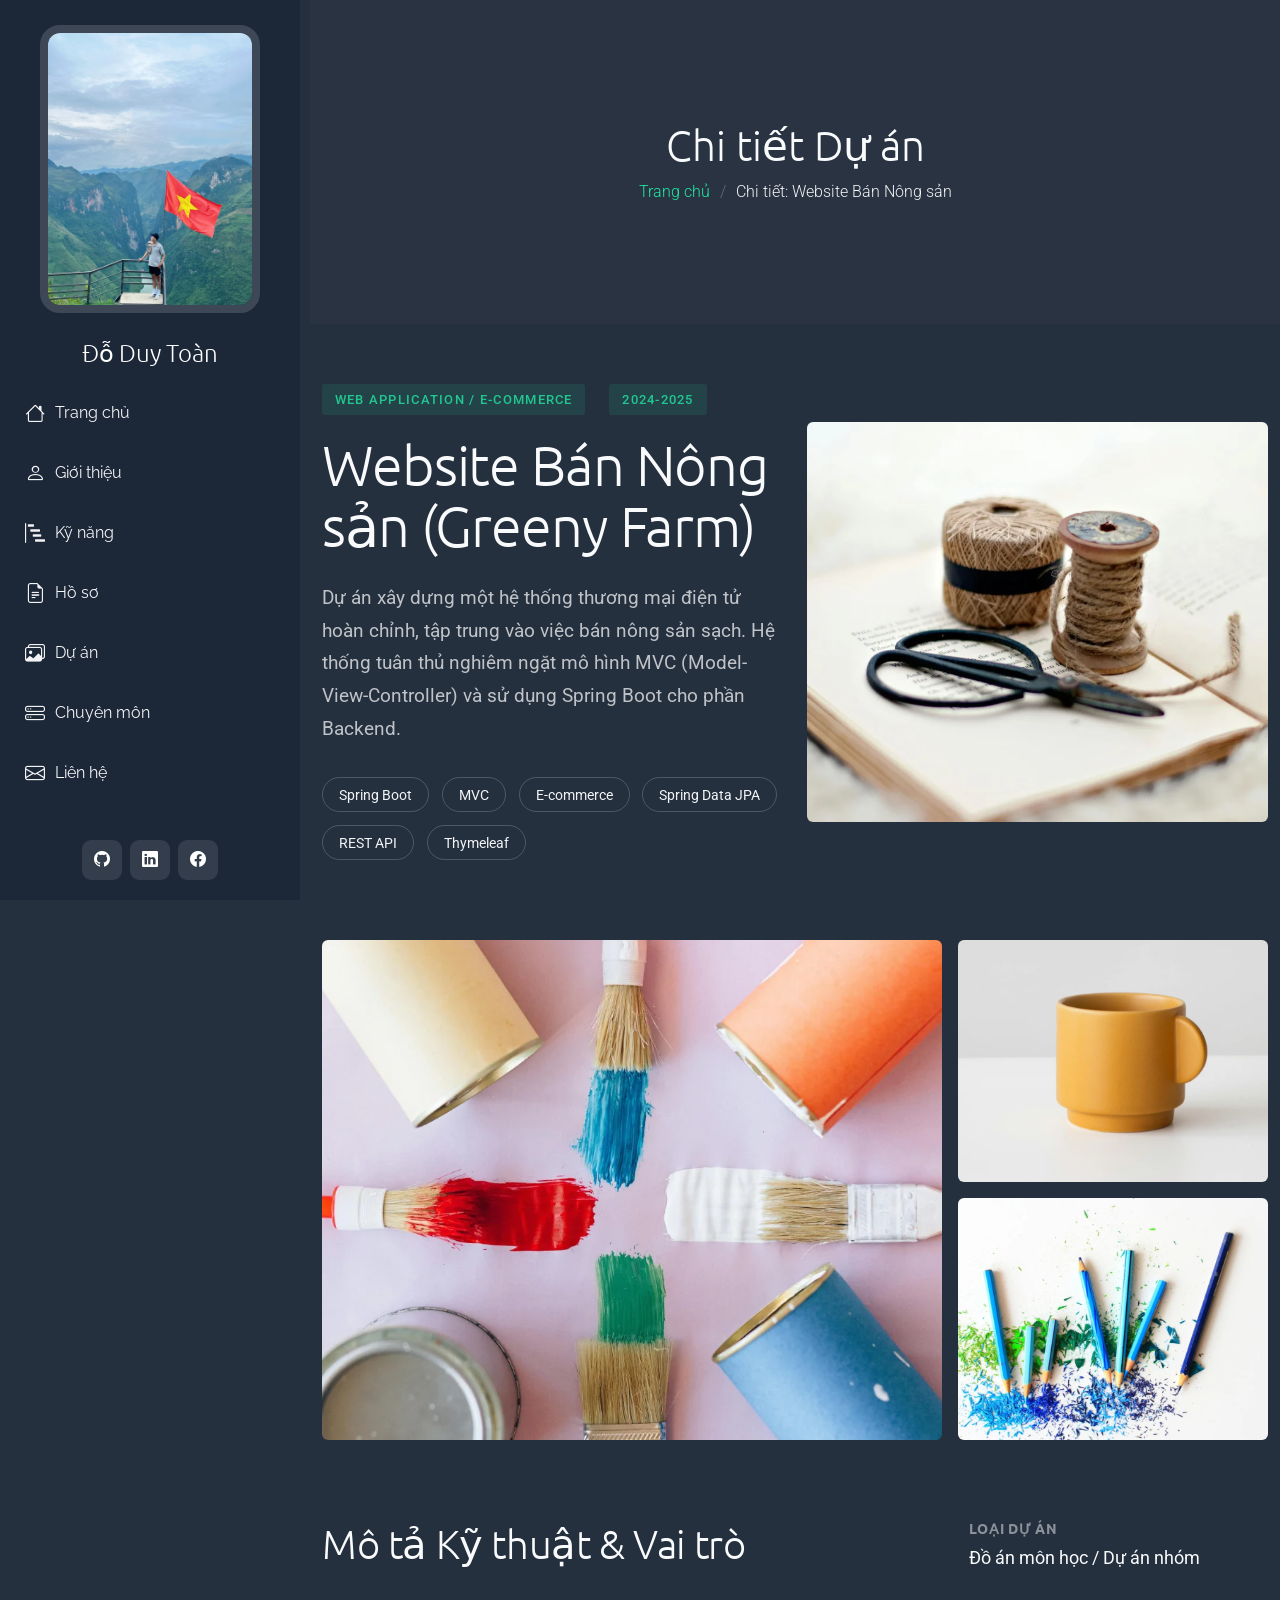
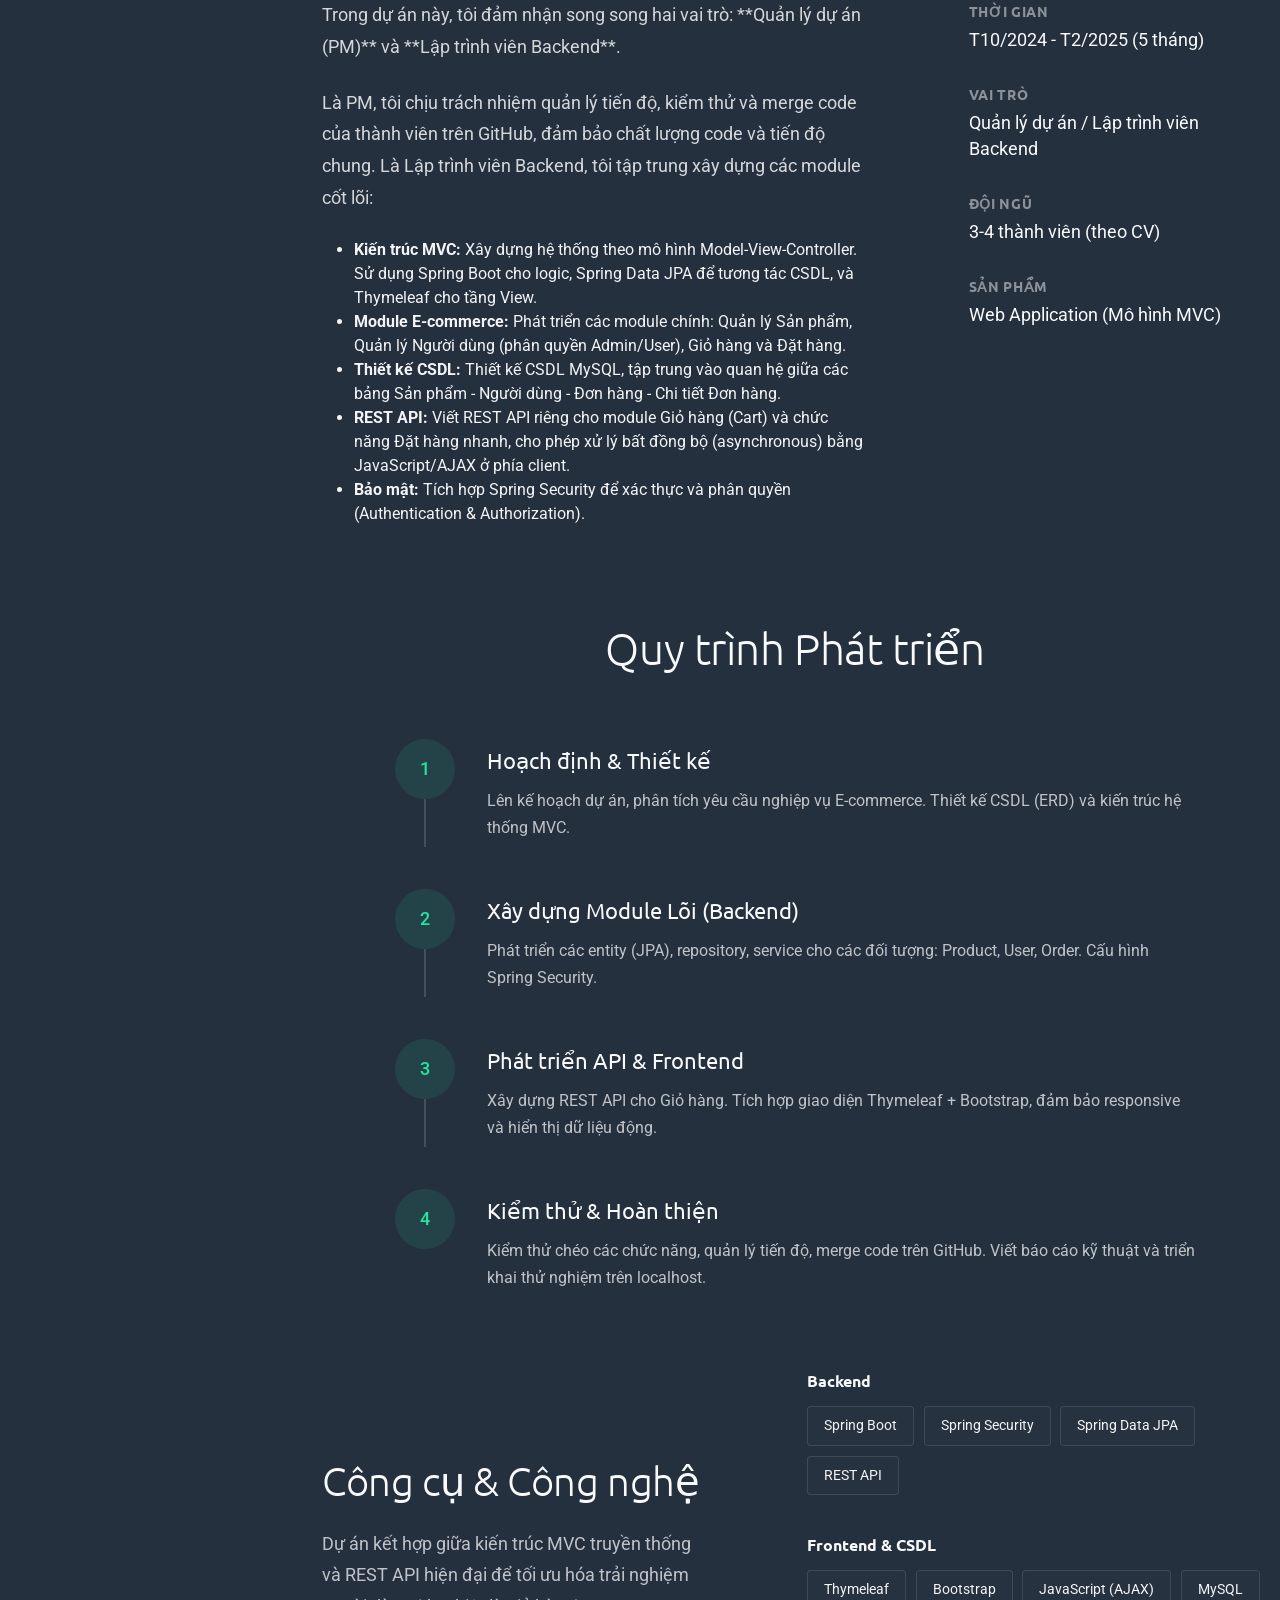
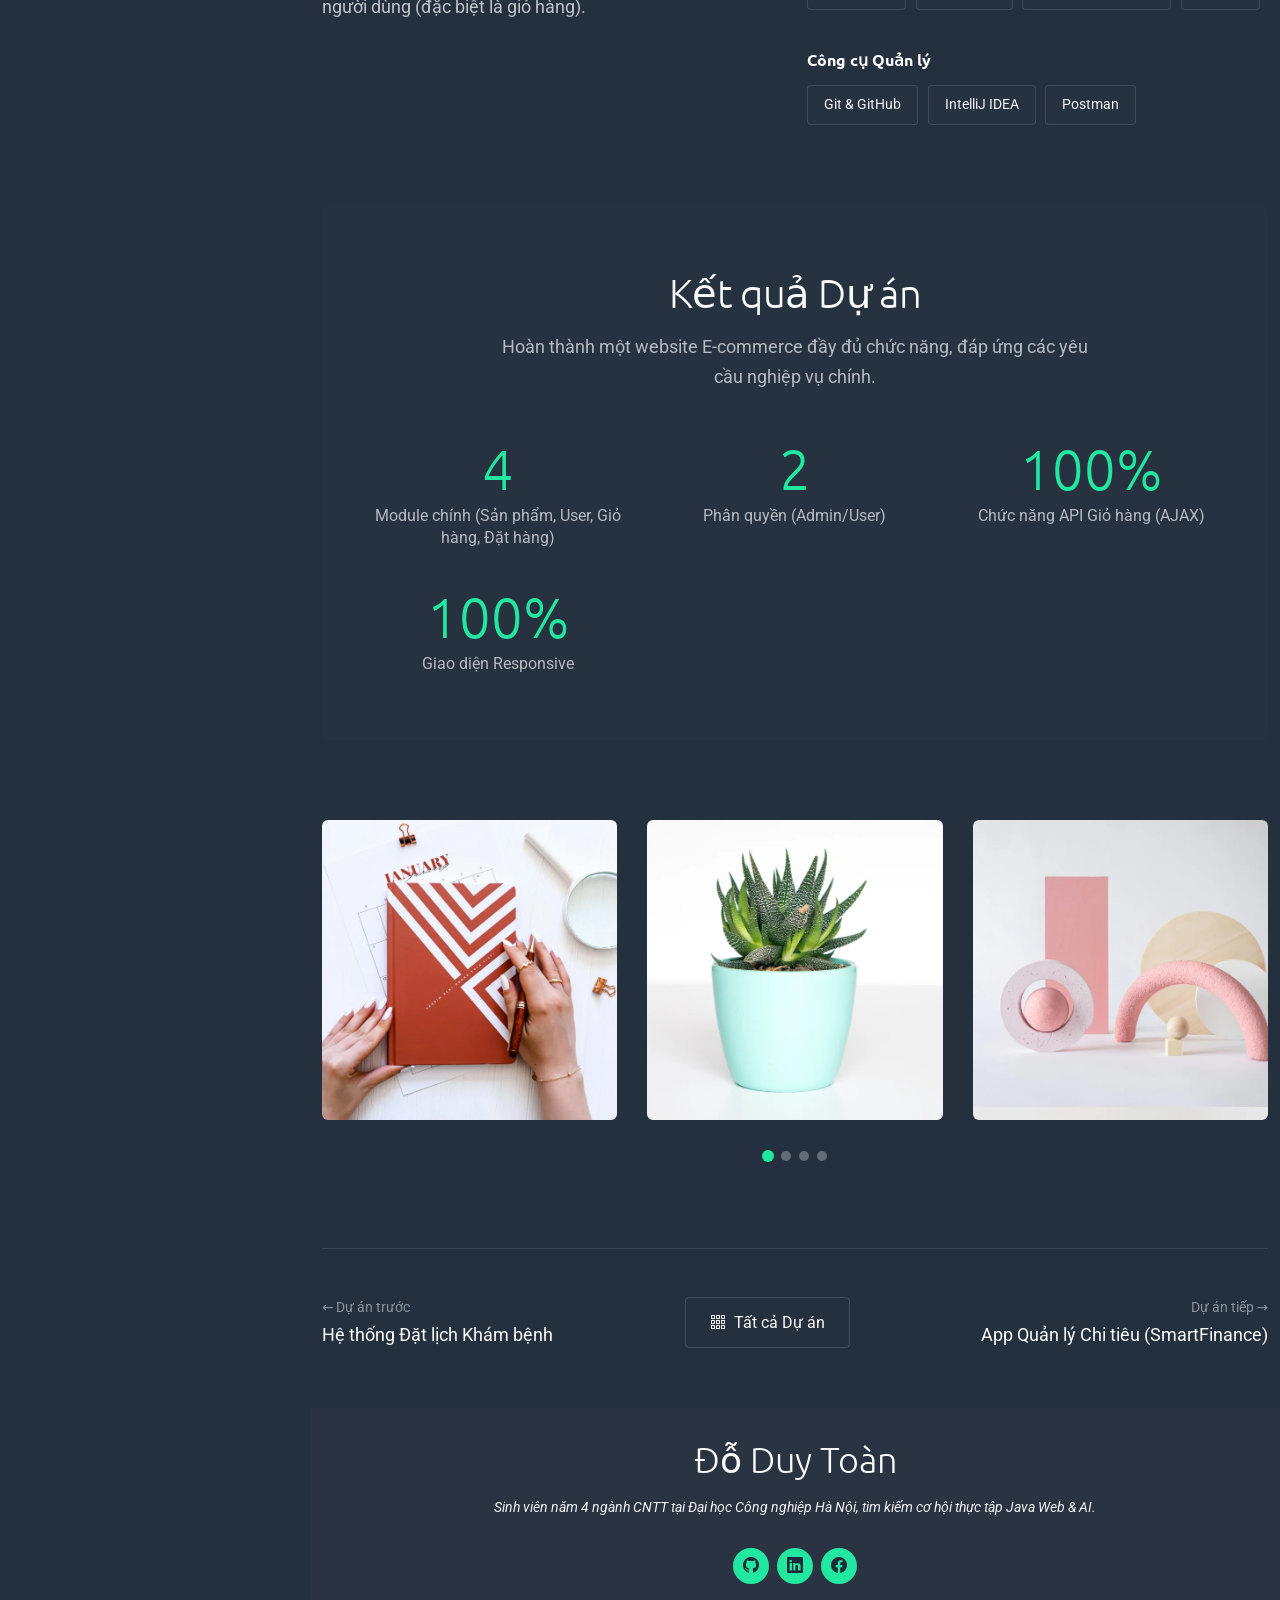
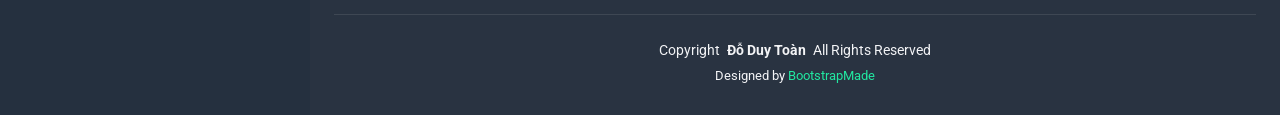
<file: du-an-nong-san.html>
<!DOCTYPE html>
<html lang="vi">

<head>
  <meta charset="utf-8">
  <meta content="width=device-width, initial-scale=1.0" name="viewport">
  <title>Chi tiết Dự án - Website Bán Nông sản (Greeny Farm)</title>
  <meta name="description" content="Chi tiết dự án Website Bán Nông sản (Spring Boot, MVC, E-commerce) của Đỗ Duy Toàn.">
  <meta name="keywords" content="Đỗ Duy Toàn, Java, Spring Boot, E-commerce, MVC, Thymeleaf">

  <link href="assets/img/favicon.png" rel="icon">
  <link href="assets/img/apple-touch-icon.png" rel="apple-touch-icon">

  <link href="https://fonts.googleapis.com" rel="preconnect">
  <link href="https://fonts.gstatic.com" rel="preconnect" crossorigin>
  <link href="https://fonts.googleapis.com/css2?family=Roboto:ital,wght@0,100;0,300;0,400;0,500;0,700;0,900;1,100;1,300;1,400;1,500;1,700;1,900&family=Raleway:ital,wght@0,100;0,200;0,300;0,400;0,500;0,600;0,700;0,800;0,900;1,100;1,200;1,300;1,400;1,500;1,600;1,700;1,800;1,900&family=Ubuntu:ital,wght@0,300;0,400;0,500;0,700;1,300;1,400;1,500;1,700&display=swap" rel="stylesheet">

  <link href="assets/vendor/bootstrap/css/bootstrap.min.css" rel="stylesheet">
  <link href="assets/vendor/bootstrap-icons/bootstrap-icons.css" rel="stylesheet">
  <link href="assets/vendor/aos/aos.css" rel="stylesheet">
  <link href="assets/vendor/glightbox/css/glightbox.min.css" rel="stylesheet">
  <link href="assets/vendor/swiper/swiper-bundle.min.css" rel="stylesheet">

  <link href="assets/css/main.css" rel="stylesheet">

</head>

<body class="portfolio-details-page">

  <header id="header" class="header dark-background d-flex flex-column justify-content-between">
    <i class="header-toggle d-xl-none bi bi-list"></i>

    <div class="header-top">
      <div class="profile-img">
        <img src="assets/img/profile/avatar_index.jpg" alt="" class="img-fluid">
      </div>

      <a href="index.html" class="logo d-flex align-items-center justify-content-center">
        <h1 class="sitename">Đỗ Duy Toàn</h1>
      </a>

    </div>

    <nav id="navmenu" class="navmenu">
      <ul>
        <li><a href="index.html#hero"><i class="bi bi-house navicon"></i>Trang chủ</a></li>
        <li><a href="index.html#about"><i class="bi bi-person navicon"></i> Giới thiệu</a></li>
        <li><a href="index.html#skills"><i class="bi bi-bar-chart-steps navicon"></i> Kỹ năng</a></li>
        <li><a href="index.html#resume"><i class="bi bi-file-earmark-text navicon"></i> Hồ sơ</a></li>
        <li><a href="index.html#portfolio"><i class="bi bi-images navicon"></i> Dự án</a></li>
        <li><a href="index.html#services"><i class="bi bi-hdd-stack navicon"></i> Chuyên môn</a></li>
        <li><a href="index.html#contact"><i class="bi bi-envelope navicon"></i> Liên hệ</a></li>
      </ul>
    </nav>

    <div class="social-links text-center">
      <a href="https://github.com/toando22" target="_blank" class="github"><i class="bi bi-github"></i></a>
      <a href="#" class="linkedin"><i class="bi bi-linkedin"></i></a>
      <a href="#" class="facebook"><i class="bi bi-facebook"></i></a>
    </div>

  </header>

  <main class="main">

    <div class="page-title light-background">
      <div class="container">
        <h1>Chi tiết Dự án</h1>
        <nav class="breadcrumbs">
          <ol>
            <li><a href="index.html">Trang chủ</a></li>
            <li class="current">Chi tiết: Website Bán Nông sản</li>
          </ol>
        </nav>
      </div>
    </div><section id="portfolio-details" class="portfolio-details section">

      <div class="container" data-aos="fade-up" data-aos-delay="100">

        <div class="hero-section">
          <div class="row align-items-center">
            <div class="col-lg-6" data-aos="fade-right">
              <div class="project-header">
                <div class="project-meta">
                  <span class="category">Web Application / E-commerce</span>
                  <span class="year">2024-2025</span>
                </div>
                <h1 class="project-title">Website Bán Nông sản (Greeny Farm)</h1>
                <p class="project-summary">Dự án xây dựng một hệ thống thương mại điện tử hoàn chỉnh, tập trung vào việc bán nông sản sạch. Hệ thống tuân thủ nghiêm ngặt mô hình MVC (Model-View-Controller) và sử dụng Spring Boot cho phần Backend.</p>
                <div class="project-tags">
                  <span class="tag">Spring Boot</span>
                  <span class="tag">MVC</span>
                  <span class="tag">E-commerce</span>
                  <span class="tag">Spring Data JPA</span>
                  <span class="tag">REST API</span>
                  <span class="tag">Thymeleaf</span>
                </div>
              </div>
            </div>
            <div class="col-lg-6" data-aos="fade-left" data-aos-delay="200">
              <div class="hero-image">
                <img src="assets/img/portfolio/portfolio-7.webp" alt="Dự án Greeny Farm" class="img-fluid" loading="lazy">
              </div>
            </div>
          </div>
        </div>

        <div class="visual-showcase" data-aos="fade-up" data-aos-delay="100">
          <div class="showcase-gallery">
            <div class="gallery-item large" data-aos="zoom-in" data-aos-delay="150">
              <img src="assets/img/portfolio/portfolio-3.webp" alt="Trang sản phẩm" class="img-fluid glightbox">
            </div>
            <div class="gallery-item" data-aos="fade-up" data-aos-delay="200">
              <img src="assets/img/portfolio/portfolio-5.webp" alt="Module giỏ hàng" class="img-fluid glightbox">
            </div>
            <div class="gallery-item" data-aos="fade-up" data-aos-delay="250">
              <img src="assets/img/portfolio/portfolio-8.webp" alt="Chức năng thanh toán" class="img-fluid glightbox">
            </div>
          </div>
        </div>

        <div class="content-section">
          <div class="row">
            <div class="col-lg-7" data-aos="fade-up" data-aos-delay="100">
              <div class="main-content">
                <h2>Mô tả Kỹ thuật & Vai trò</h2>
                <p>Trong dự án này, tôi đảm nhận song song hai vai trò: **Quản lý dự án (PM)** và **Lập trình viên Backend**.</p>
                <p>Là PM, tôi chịu trách nhiệm quản lý tiến độ, kiểm thử và merge code của thành viên trên GitHub, đảm bảo chất lượng code và tiến độ chung. Là Lập trình viên Backend, tôi tập trung xây dựng các module cốt lõi:</p>
                <ul>
                  <li><strong>Kiến trúc MVC:</strong> Xây dựng hệ thống theo mô hình Model-View-Controller. Sử dụng Spring Boot cho logic, Spring Data JPA để tương tác CSDL, và Thymeleaf cho tầng View.</li>
                  <li><strong>Module E-commerce:</strong> Phát triển các module chính: Quản lý Sản phẩm, Quản lý Người dùng (phân quyền Admin/User), Giỏ hàng và Đặt hàng.</li>
                  <li><strong>Thiết kế CSDL:</strong> Thiết kế CSDL MySQL, tập trung vào quan hệ giữa các bảng Sản phẩm - Người dùng - Đơn hàng - Chi tiết Đơn hàng.</li>
                  <li><strong>REST API:</strong> Viết REST API riêng cho module Giỏ hàng (Cart) và chức năng Đặt hàng nhanh, cho phép xử lý bất đồng bộ (asynchronous) bằng JavaScript/AJAX ở phía client.</li>
                  <li><strong>Bảo mật:</strong> Tích hợp Spring Security để xác thực và phân quyền (Authentication & Authorization).</li>
                </ul>
              </div>
            </div>
            <div class="col-lg-4 offset-lg-1" data-aos="fade-up" data-aos-delay="200">
              <div class="project-specs">
                <div class="spec-item">
                  <h5>Loại dự án</h5>
                  <p>Đồ án môn học / Dự án nhóm</p>
                </div>
                <div class="spec-item">
                  <h5>Thời gian</h5>
                  <p>T10/2024 - T2/2025 (5 tháng)</p>
                </div>
                <div class="spec-item">
                  <h5>Vai trò</h5>
                  <p>Quản lý dự án / Lập trình viên Backend</p>
                </div>
                <div class="spec-item">
                  <h5>Đội ngũ</h5>
                  <p>3-4 thành viên (theo CV)</p>
                </div>
                <div class="spec-item">
                  <h5>Sản phẩm</h5>
                  <p>Web Application (Mô hình MVC)</p>
                </div>
              </div>
            </div>
          </div>
        </div>

        <div class="process-timeline" data-aos="fade-up" data-aos-delay="100">
          <div class="timeline-header">
            <h2>Quy trình Phát triển</h2>
          </div>
          <div class="timeline-steps">
            <div class="timeline-item" data-aos="fade-up" data-aos-delay="150">
              <div class="step-marker">
                <span class="step-number">1</span>
              </div>
              <div class="step-content">
                <h4>Hoạch định & Thiết kế</h4>
                <p>Lên kế hoạch dự án, phân tích yêu cầu nghiệp vụ E-commerce. Thiết kế CSDL (ERD) và kiến trúc hệ thống MVC.</p>
              </div>
            </div>
            <div class="timeline-item" data-aos="fade-up" data-aos-delay="200">
              <div class="step-marker">
                <span class="step-number">2</span>
              </div>
              <div class="step-content">
                <h4>Xây dựng Module Lõi (Backend)</h4>
                <p>Phát triển các entity (JPA), repository, service cho các đối tượng: Product, User, Order. Cấu hình Spring Security.</p>
              </div>
            </div>
            <div class="timeline-item" data-aos="fade-up" data-aos-delay="250">
              <div class="step-marker">
                <span class="step-number">3</span>
              </div>
              <div class="step-content">
                <h4>Phát triển API & Frontend</h4>
                <p>Xây dựng REST API cho Giỏ hàng. Tích hợp giao diện Thymeleaf + Bootstrap, đảm bảo responsive và hiển thị dữ liệu động.</p>
              </div>
            </div>
            <div class="timeline-item" data-aos="fade-up" data-aos-delay="300">
              <div class="step-marker">
                <span class="step-number">4</span>
              </div>
              <div class="step-content">
                <h4>Kiểm thử & Hoàn thiện</h4>
                <p>Kiểm thử chéo các chức năng, quản lý tiến độ, merge code trên GitHub. Viết báo cáo kỹ thuật và triển khai thử nghiệm trên localhost.</p>
              </div>
            </div>
          </div>
        </div>

        <div class="tools-section" data-aos="fade-up" data-aos-delay="100">
          <div class="row align-items-center">
            <div class="col-lg-5">
              <h2>Công cụ & Công nghệ</h2>
              <p>Dự án kết hợp giữa kiến trúc MVC truyền thống và REST API hiện đại để tối ưu hóa trải nghiệm người dùng (đặc biệt là giỏ hàng).</p>
            </div>
            <div class="col-lg-6 offset-lg-1">
              <div class="tools-grid">
                <div class="tool-category" data-aos="fade-up" data-aos-delay="150">
                  <h5>Backend</h5>
                  <div class="tool-list">
                    <span class="tool-item">Spring Boot</span>
                    <span class="tool-item">Spring Security</span>
                    <span class="tool-item">Spring Data JPA</span>
                    <span class="tool-item">REST API</span>
                  </div>
                </div>
                <div class="tool-category" data-aos="fade-up" data-aos-delay="200">
                  <h5>Frontend & CSDL</h5>
                  <div class="tool-list">
                    <span class="tool-item">Thymeleaf</span>
                    <span class="tool-item">Bootstrap</span>
                    <span class="tool-item">JavaScript (AJAX)</span>
                    <span class="tool-item">MySQL</span>
                  </div>
                </div>
                <div class="tool-category" data-aos="fade-up" data-aos-delay="250">
                  <h5>Công cụ Quản lý</h5>
                  <div class="tool-list">
                    <span class="tool-item">Git & GitHub</span>
                    <span class="tool-item">IntelliJ IDEA</span>
                    <span class="tool-item">Postman</span>
                  </div>
                </div>
              </div>
            </div>
          </div>
        </div>

        <div class="impact-metrics" data-aos="fade-up" data-aos-delay="100">
          <div class="metrics-container">
            <div class="metrics-header">
              <h2>Kết quả Dự án</h2>
              <p>Hoàn thành một website E-commerce đầy đủ chức năng, đáp ứng các yêu cầu nghiệp vụ chính.</p>
            </div>
            <div class="metrics-grid">
              <div class="metric-card" data-aos="fade-up" data-aos-delay="150">
                <div class="metric-value">4</div>
                <div class="metric-label">Module chính (Sản phẩm, User, Giỏ hàng, Đặt hàng)</div>
              </div>
              <div class="metric-card" data-aos="fade-up" data-aos-delay="200">
                <div class="metric-value">2</div>
                <div class="metric-label">Phân quyền (Admin/User)</div>
              </div>
              <div class="metric-card" data-aos="fade-up" data-aos-delay="250">
                <div class="metric-value">100%</div>
                <div class="metric-label">Chức năng API Giỏ hàng (AJAX)</div>
              </div>
              <div class="metric-card" data-aos="fade-up" data-aos-delay="300">
                <div class="metric-value">100%</div>
                <div class="metric-label">Giao diện Responsive</div>
              </div>
            </div>
          </div>
        </div>

        <div class="additional-gallery" data-aos="fade-up" data-aos-delay="100">
          <div class="gallery-slider swiper init-swiper">
            <script type="application/json" class="swiper-config">
              {
                "loop": true,
                "speed": 600,
                "autoplay": {
                  "delay": 4000
                },
                "slidesPerView": 1,
                "spaceBetween": 30,
                "breakpoints": {
                  "768": {
                    "slidesPerView": 2
                  },
                  "1200": {
                    "slidesPerView": 3
                  }
                },
                "pagination": {
                  "el": ".swiper-pagination",
                  "type": "bullets",
                  "clickable": true
                }
              }
            </script>
            <div class="swiper-wrapper">
              <div class="swiper-slide">
                <img src="assets/img/portfolio/portfolio-12.webp" alt="Project detail" class="img-fluid glightbox" loading="lazy">
              </div>
              <div class="swiper-slide">
                <img src="assets/img/portfolio/portfolio-2.webp" alt="Project detail" class="img-fluid glightbox" loading="lazy">
              </div>
              <div class="swiper-slide">
                <img src="assets/img/portfolio/portfolio-6.webp" alt="Project detail" class="img-fluid glightbox" loading="lazy">
              </div>
              <div class="swiper-slide">
                <img src="assets/img/portfolio/portfolio-10.webp" alt="Project detail" class="img-fluid glightbox" loading="lazy">
              </div>
            </div>
            <div class="swiper-pagination"></div>
          </div>
        </div>

        <div class="project-nav" data-aos="fade-up" data-aos-delay="100">
          <div class="nav-wrapper">
            <a href="du-an-booking.html" class="nav-link prev-project">
              <div class="nav-content">
                <span class="nav-direction">← Dự án trước</span>
                <span class="nav-title">Hệ thống Đặt lịch Khám bệnh</span>
              </div>
            </a>
            <a href="index.html#portfolio" class="nav-link all-projects">
              <i class="bi bi-grid-3x3-gap"></i>
              <span>Tất cả Dự án</span>
            </a>
            <a href="du-an-quan-ly-chi-tieu.html" class="nav-link next-project">
              <div class="nav-content">
                <span class="nav-direction">Dự án tiếp →</span>
                <span class="nav-title">App Quản lý Chi tiêu (SmartFinance)</span>
              </div>
            </a>
          </div>
        </div>

      </div>

    </section></main>

  <footer id="footer" class="footer light-background">
    <div class="container">
      <h3 class="sitename">Đỗ Duy Toàn</h3>
      <p>Sinh viên năm 4 ngành CNTT tại Đại học Công nghiệp Hà Nội, tìm kiếm cơ hội thực tập Java Web & AI.</p>
      <div class="social-links d-flex justify-content-center">
        <a href="https://github.com/toando22" target="_blank"><i class="bi bi-github"></i></a>
        <a href="#"><i class="bi bi-linkedin"></i></a>
        <a href="#"><i class="bi bi-facebook"></i></a>
      </div>
      <div class="container">
        <div class="copyright">
          <span>Copyright</span> <strong class="px-1 sitename">Đỗ Duy Toàn</strong> <span>All Rights Reserved</span>
        </div>
        <div class="credits">
          Designed by <a href="https://bootstrapmade.com/">BootstrapMade</a>
        </div>
      </div>
    </div>
  </footer>

  <a href="#" id="scroll-top" class="scroll-top d-flex align-items-center justify-content-center"><i class="bi bi-arrow-up-short"></i></a>

  <div id="preloader"></div>

  <script src="assets/vendor/bootstrap/js/bootstrap.bundle.min.js"></script>
  <script src="assets/vendor/php-email-form/validate.js"></script>
  <script src="assets/vendor/aos/aos.js"></script>
  <script src="assets/vendor/purecounter/purecounter_vanilla.js"></script>
  <script src="assets/vendor/typed.js/typed.umd.js"></script>
  <script src="assets/vendor/waypoints/noframework.waypoints.js"></script>
  <script src="assets/vendor/imagesloaded/imagesloaded.pkgd.min.js"></script>
  <script src="assets/vendor/isotope-layout/isotope.pkgd.min.js"></script>
  <script src="assets/vendor/glightbox/js/glightbox.min.js"></script>
  <script src="assets/vendor/swiper/swiper-bundle.min.js"></script>

  <script src="assets/js/main.js"></script>

</body>

</html>
</file>
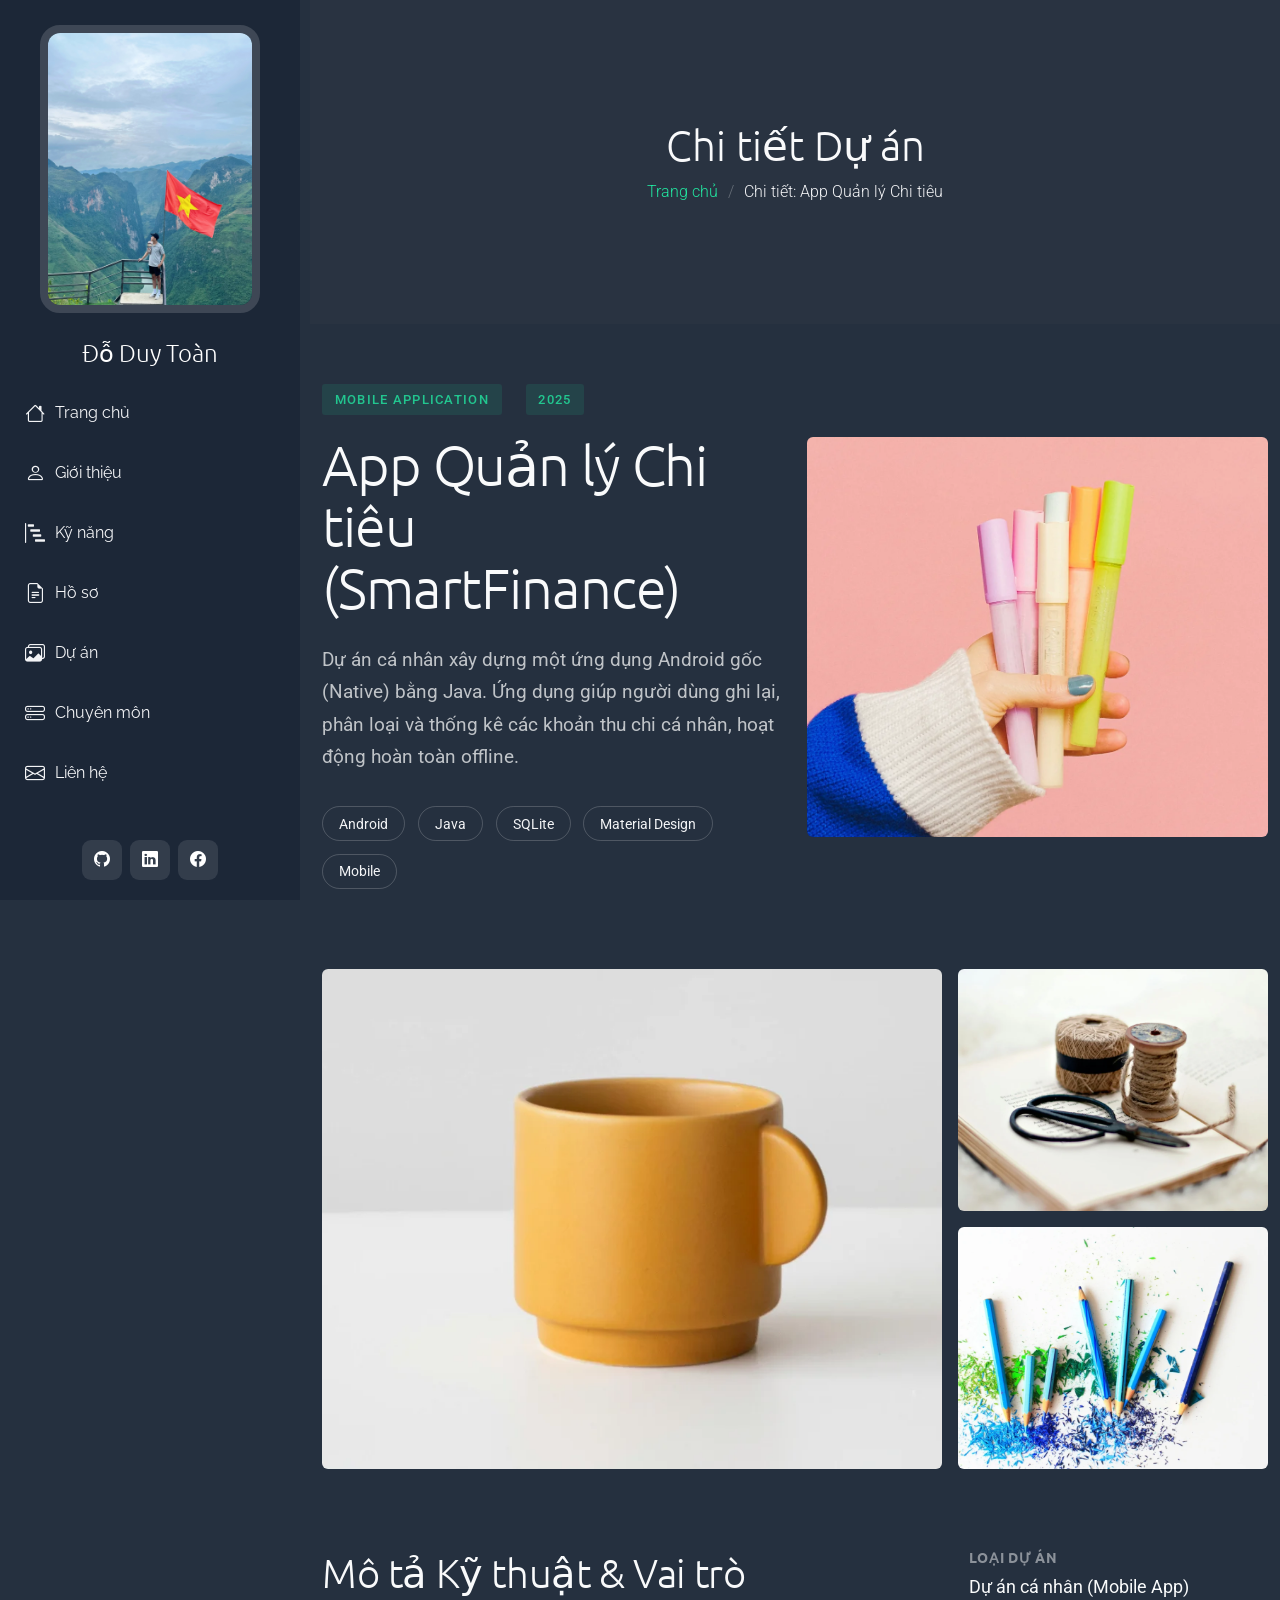
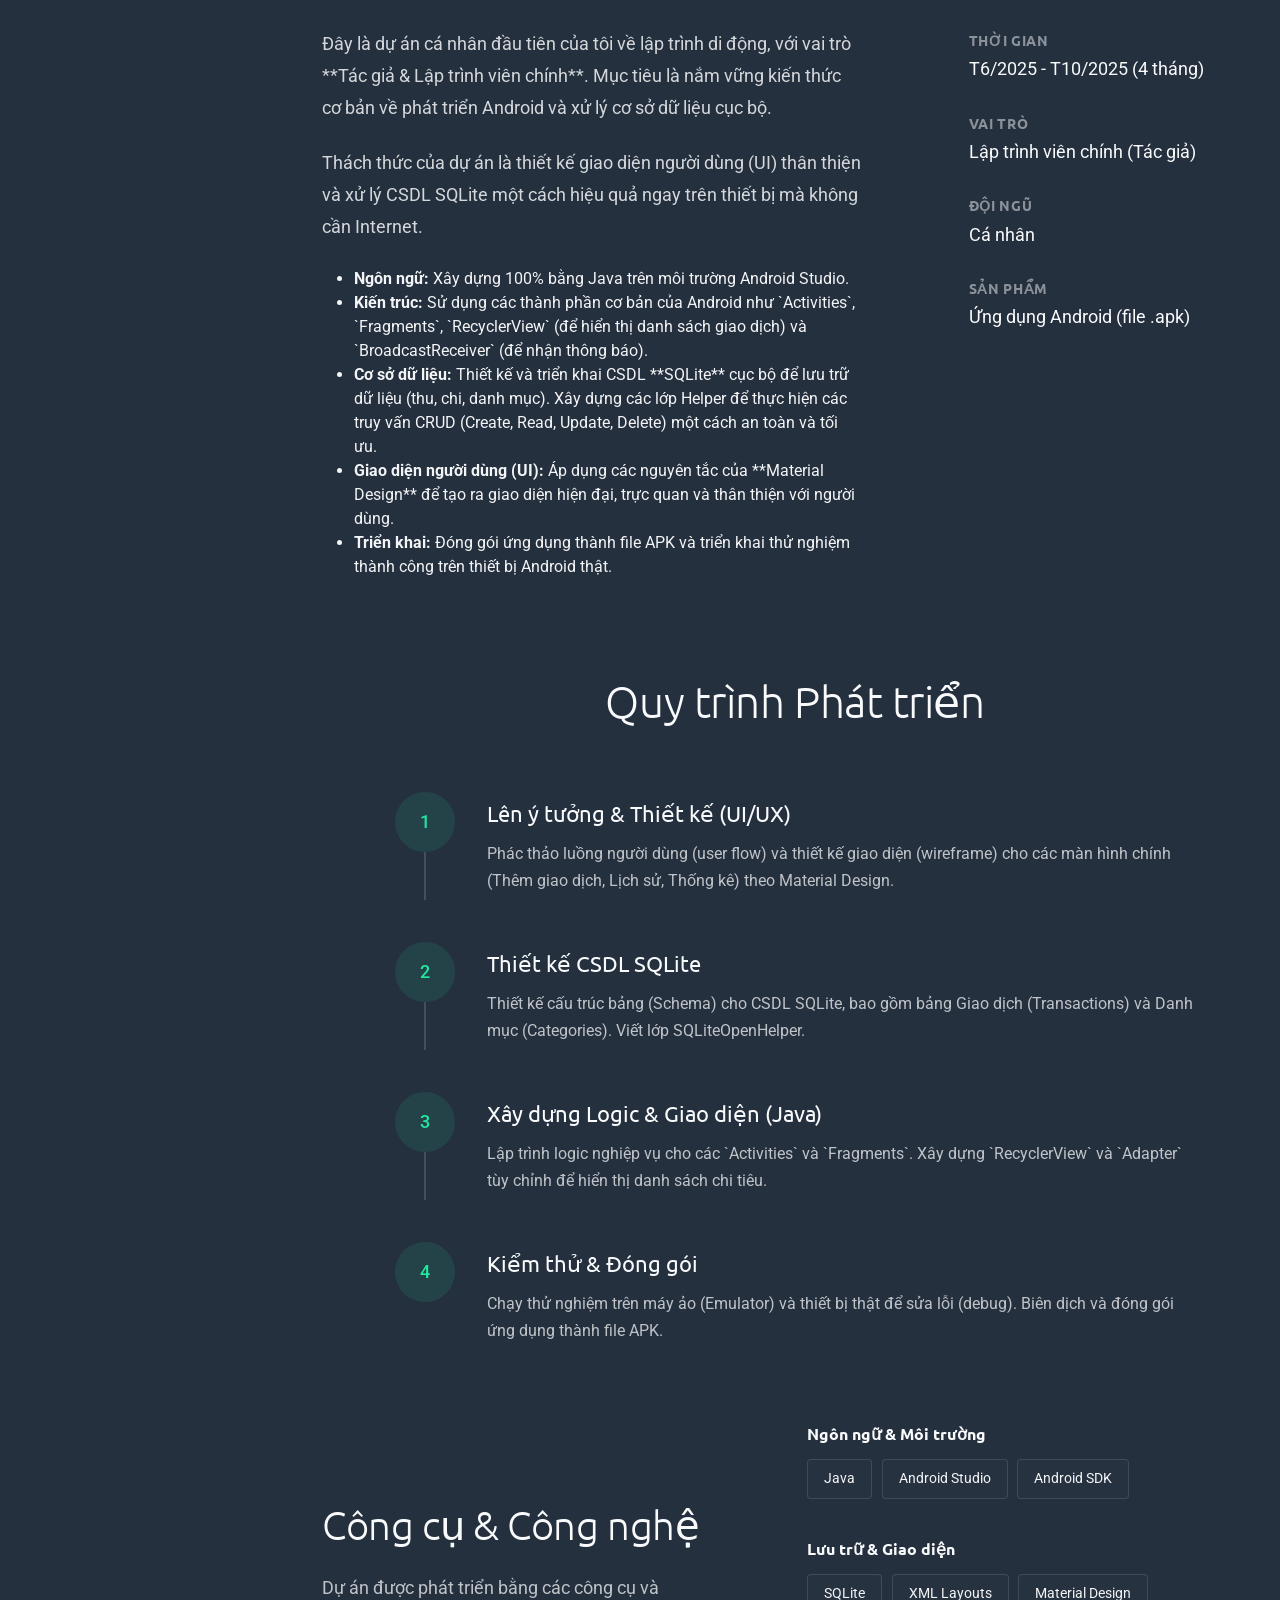
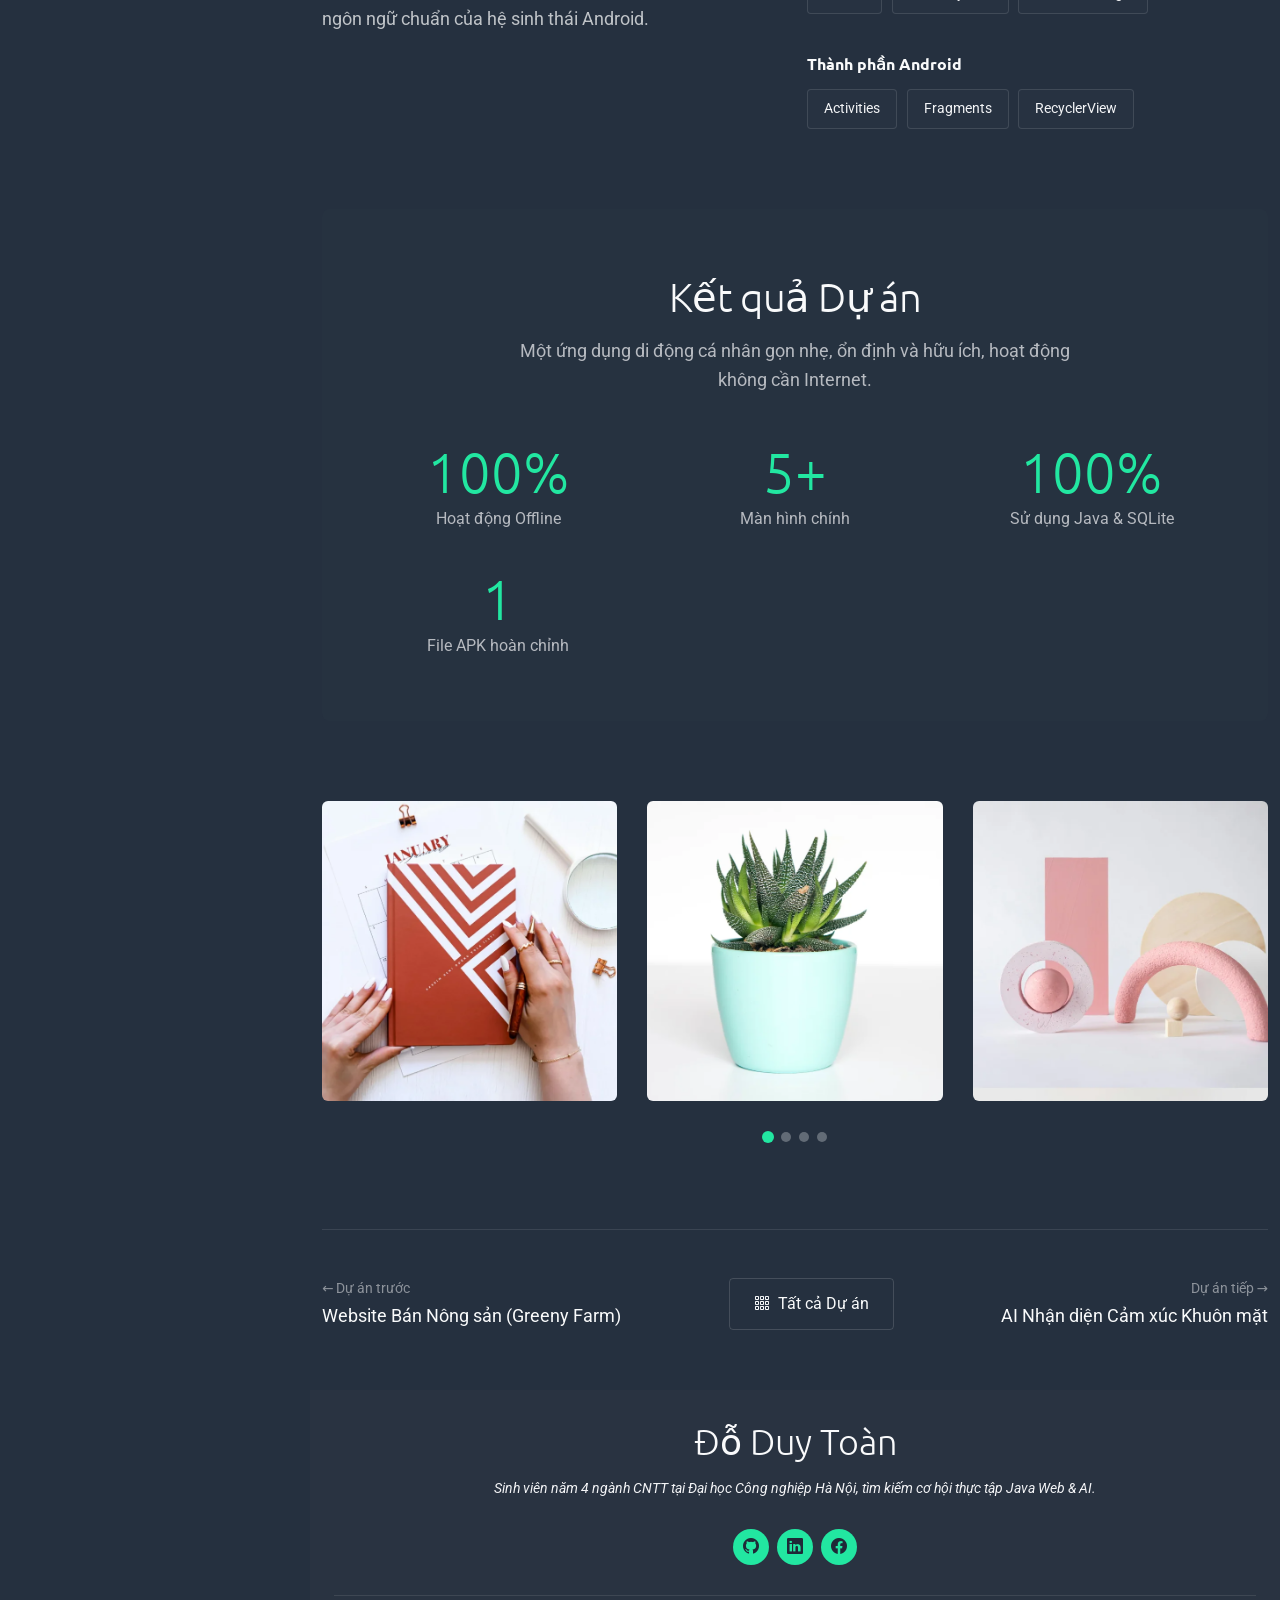
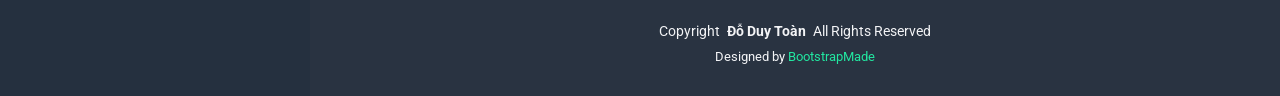
<file: du-an-quan-ly-chi-tieu.html>
<!DOCTYPE html>
<html lang="vi">

<head>
  <meta charset="utf-8">
  <meta content="width=device-width, initial-scale=1.0" name="viewport">
  <title>Chi tiết Dự án - App Quản lý Chi tiêu (SmartFinance)</title>
  <meta name="description" content="Chi tiết dự án App Quản lý Chi tiêu (Android, Java, SQLite) của Đỗ Duy Toàn.">
  <meta name="keywords" content="Đỗ Duy Toàn, Java, Android, SQLite, Mobile App, Quản lý chi tiêu">

  <link href="assets/img/favicon.png" rel="icon">
  <link href="assets/img/apple-touch-icon.png" rel="apple-touch-icon">

  <link href="https://fonts.googleapis.com" rel="preconnect">
  <link href="https://fonts.gstatic.com" rel="preconnect" crossorigin>
  <link href="https://fonts.googleapis.com/css2?family=Roboto:ital,wght@0,100;0,300;0,400;0,500;0,700;0,900;1,100;1,300;1,400;1,500;1,700;1,900&family=Raleway:ital,wght@0,100;0,200;0,300;0,400;0,500;0,600;0,700;0,800;0,900;1,100;1,200;1,300;1,400;1,500;1,600;1,700;1,800;1,900&family=Ubuntu:ital,wght@0,300;0,400;0,500;0,700;1,300;1,400;1,500;1,700&display=swap" rel="stylesheet">

  <link href="assets/vendor/bootstrap/css/bootstrap.min.css" rel="stylesheet">
  <link href="assets/vendor/bootstrap-icons/bootstrap-icons.css" rel="stylesheet">
  <link href="assets/vendor/aos/aos.css" rel="stylesheet">
  <link href="assets/vendor/glightbox/css/glightbox.min.css" rel="stylesheet">
  <link href="assets/vendor/swiper/swiper-bundle.min.css" rel="stylesheet">

  <link href="assets/css/main.css" rel="stylesheet">

</head>

<body class="portfolio-details-page">

  <header id="header" class="header dark-background d-flex flex-column justify-content-between">
    <i class="header-toggle d-xl-none bi bi-list"></i>

    <div class="header-top">
      <div class="profile-img">
        <img src="assets/img/profile/avatar_index.jpg" alt="" class="img-fluid">
      </div>

      <a href="index.html" class="logo d-flex align-items-center justify-content-center">
        <h1 class="sitename">Đỗ Duy Toàn</h1>
      </a>

    </div>

    <nav id="navmenu" class="navmenu">
      <ul>
        <li><a href="index.html#hero"><i class="bi bi-house navicon"></i>Trang chủ</a></li>
        <li><a href="index.html#about"><i class="bi bi-person navicon"></i> Giới thiệu</a></li>
        <li><a href="index.html#skills"><i class="bi bi-bar-chart-steps navicon"></i> Kỹ năng</a></li>
        <li><a href="index.html#resume"><i class="bi bi-file-earmark-text navicon"></i> Hồ sơ</a></li>
        <li><a href="index.html#portfolio"><i class="bi bi-images navicon"></i> Dự án</a></li>
        <li><a href="index.html#services"><i class="bi bi-hdd-stack navicon"></i> Chuyên môn</a></li>
        <li><a href="index.html#contact"><i class="bi bi-envelope navicon"></i> Liên hệ</a></li>
      </ul>
    </nav>

    <div class="social-links text-center">
      <a href="https://github.com/toando22" target="_blank" class="github"><i class="bi bi-github"></i></a>
      <a href="#" class="linkedin"><i class="bi bi-linkedin"></i></a>
      <a href="#" class="facebook"><i class="bi bi-facebook"></i></a>
    </div>

  </header>

  <main class="main">

    <div class="page-title light-background">
      <div class="container">
        <h1>Chi tiết Dự án</h1>
        <nav class="breadcrumbs">
          <ol>
            <li><a href="index.html">Trang chủ</a></li>
            <li class="current">Chi tiết: App Quản lý Chi tiêu</li>
          </ol>
        </nav>
      </div>
    </div><section id="portfolio-details" class="portfolio-details section">

      <div class="container" data-aos="fade-up" data-aos-delay="100">

        <div class="hero-section">
          <div class="row align-items-center">
            <div class="col-lg-6" data-aos="fade-right">
              <div class="project-header">
                <div class="project-meta">
                  <span class="category">Mobile Application</span>
                  <span class="year">2025</span>
                </div>
                <h1 class="project-title">App Quản lý Chi tiêu (SmartFinance)</h1>
                <p class="project-summary">Dự án cá nhân xây dựng một ứng dụng Android gốc (Native) bằng Java. Ứng dụng giúp người dùng ghi lại, phân loại và thống kê các khoản thu chi cá nhân, hoạt động hoàn toàn offline.</p>
                <div class="project-tags">
                  <span class="tag">Android</span>
                  <span class="tag">Java</span>
                  <span class="tag">SQLite</span>
                  <span class="tag">Material Design</span>
                  <span class="tag">Mobile</span>
                </div>
              </div>
            </div>
            <div class="col-lg-6" data-aos="fade-left" data-aos-delay="200">
              <div class="hero-image">
                <img src="assets/img/portfolio/portfolio-portrait-3.webp" alt="Dự án SmartFinance" class="img-fluid" loading="lazy">
              </div>
            </div>
          </div>
        </div>

        <div class="visual-showcase" data-aos="fade-up" data-aos-delay="100">
          <div class="showcase-gallery">
            <div class="gallery-item large" data-aos="zoom-in" data-aos-delay="150">
              <img src="assets/img/portfolio/portfolio-5.webp" alt="Giao diện chính" class="img-fluid glightbox">
            </div>
            <div class="gallery-item" data-aos="fade-up" data-aos-delay="200">
              <img src="assets/img/portfolio/portfolio-7.webp" alt="Thêm giao dịch" class="img-fluid glightbox">
            </div>
            <div class="gallery-item" data-aos="fade-up" data-aos-delay="250">
              <img src="assets/img/portfolio/portfolio-8.webp" alt="Trang thống kê" class="img-fluid glightbox">
            </div>
          </div>
        </div>

        <div class="content-section">
          <div class="row">
            <div class="col-lg-7" data-aos="fade-up" data-aos-delay="100">
              <div class="main-content">
                <h2>Mô tả Kỹ thuật & Vai trò</h2>
                <p>Đây là dự án cá nhân đầu tiên của tôi về lập trình di động, với vai trò **Tác giả & Lập trình viên chính**. Mục tiêu là nắm vững kiến thức cơ bản về phát triển Android và xử lý cơ sở dữ liệu cục bộ.</p>
                <p>Thách thức của dự án là thiết kế giao diện người dùng (UI) thân thiện và xử lý CSDL SQLite một cách hiệu quả ngay trên thiết bị mà không cần Internet.</p>
                <ul>
                  <li><strong>Ngôn ngữ:</strong> Xây dựng 100% bằng Java trên môi trường Android Studio.</li>
                  <li><strong>Kiến trúc:</strong> Sử dụng các thành phần cơ bản của Android như `Activities`, `Fragments`, `RecyclerView` (để hiển thị danh sách giao dịch) và `BroadcastReceiver` (để nhận thông báo).</li>
                  <li><strong>Cơ sở dữ liệu:</strong> Thiết kế và triển khai CSDL **SQLite** cục bộ để lưu trữ dữ liệu (thu, chi, danh mục). Xây dựng các lớp Helper để thực hiện các truy vấn CRUD (Create, Read, Update, Delete) một cách an toàn và tối ưu.</li>
                  <li><strong>Giao diện người dùng (UI):</strong> Áp dụng các nguyên tắc của **Material Design** để tạo ra giao diện hiện đại, trực quan và thân thiện với người dùng.</li>
                  <li><strong>Triển khai:</strong> Đóng gói ứng dụng thành file APK và triển khai thử nghiệm thành công trên thiết bị Android thật.</li>
                </ul>
              </div>
            </div>
            <div class="col-lg-4 offset-lg-1" data-aos="fade-up" data-aos-delay="200">
              <div class="project-specs">
                <div class="spec-item">
                  <h5>Loại dự án</h5>
                  <p>Dự án cá nhân (Mobile App)</p>
                </div>
                <div class="spec-item">
                  <h5>Thời gian</h5>
                  <p>T6/2025 - T10/2025 (4 tháng)</p>
                </div>
                <div class="spec-item">
                  <h5>Vai trò</h5>
                  <p>Lập trình viên chính (Tác giả)</p>
                </div>
                <div class="spec-item">
                  <h5>Đội ngũ</h5>
                  <p>Cá nhân</p>
                </div>
                <div class="spec-item">
                  <h5>Sản phẩm</h5>
                  <p>Ứng dụng Android (file .apk)</p>
                </div>
              </div>
            </div>
          </div>
        </div>

        <div class="process-timeline" data-aos="fade-up" data-aos-delay="100">
          <div class="timeline-header">
            <h2>Quy trình Phát triển</h2>
          </div>
          <div class="timeline-steps">
            <div class="timeline-item" data-aos="fade-up" data-aos-delay="150">
              <div class="step-marker">
                <span class="step-number">1</span>
              </div>
              <div class="step-content">
                <h4>Lên ý tưởng & Thiết kế (UI/UX)</h4>
                <p>Phác thảo luồng người dùng (user flow) và thiết kế giao diện (wireframe) cho các màn hình chính (Thêm giao dịch, Lịch sử, Thống kê) theo Material Design.</p>
              </div>
            </div>
            <div class="timeline-item" data-aos="fade-up" data-aos-delay="200">
              <div class="step-marker">
                <span class="step-number">2</span>
              </div>
              <div class="step-content">
                <h4>Thiết kế CSDL SQLite</h4>
                <p>Thiết kế cấu trúc bảng (Schema) cho CSDL SQLite, bao gồm bảng Giao dịch (Transactions) và Danh mục (Categories). Viết lớp SQLiteOpenHelper.</p>
              </div>
            </div>
            <div class="timeline-item" data-aos="fade-up" data-aos-delay="250">
              <div class="step-marker">
                <span class="step-number">3</span>
              </div>
              <div class="step-content">
                <h4>Xây dựng Logic & Giao diện (Java)</h4>
                <p>Lập trình logic nghiệp vụ cho các `Activities` và `Fragments`. Xây dựng `RecyclerView` và `Adapter` tùy chỉnh để hiển thị danh sách chi tiêu.</p>
              </div>
            </div>
            <div class="timeline-item" data-aos="fade-up" data-aos-delay="300">
              <div class="step-marker">
                <span class="step-number">4</span>
              </div>
              <div class="step-content">
                <h4>Kiểm thử & Đóng gói</h4>
                <p>Chạy thử nghiệm trên máy ảo (Emulator) và thiết bị thật để sửa lỗi (debug). Biên dịch và đóng gói ứng dụng thành file APK.</p>
              </div>
            </div>
          </div>
        </div>

        <div class="tools-section" data-aos="fade-up" data-aos-delay="100">
          <div class="row align-items-center">
            <div class="col-lg-5">
              <h2>Công cụ & Công nghệ</h2>
              <p>Dự án được phát triển bằng các công cụ và ngôn ngữ chuẩn của hệ sinh thái Android.</p>
            </div>
            <div class="col-lg-6 offset-lg-1">
              <div class="tools-grid">
                <div class="tool-category" data-aos="fade-up" data-aos-delay="150">
                  <h5>Ngôn ngữ & Môi trường</h5>
                  <div class="tool-list">
                    <span class="tool-item">Java</span>
                    <span class="tool-item">Android Studio</span>
                    <span class="tool-item">Android SDK</span>
                  </div>
                </div>
                <div class="tool-category" data-aos="fade-up" data-aos-delay="200">
                  <h5>Lưu trữ & Giao diện</h5>
                  <div class="tool-list">
                    <span class="tool-item">SQLite</span>
                    <span class="tool-item">XML Layouts</span>
                    <span class="tool-item">Material Design</span>
                  </div>
                </div>
                <div class="tool-category" data-aos="fade-up" data-aos-delay="250">
                  <h5>Thành phần Android</h5>
                  <div class="tool-list">
                    <span class="tool-item">Activities</span>
                    <span class="tool-item">Fragments</span>
                    <span class="tool-item">RecyclerView</span>
                  </div>
                </div>
              </div>
            </div>
          </div>
        </div>

        <div class="impact-metrics" data-aos="fade-up" data-aos-delay="100">
          <div class="metrics-container">
            <div class="metrics-header">
              <h2>Kết quả Dự án</h2>
              <p>Một ứng dụng di động cá nhân gọn nhẹ, ổn định và hữu ích, hoạt động không cần Internet.</p>
            </div>
            <div class="metrics-grid">
              <div class="metric-card" data-aos="fade-up" data-aos-delay="150">
                <div class="metric-value">100%</div>
                <div class="metric-label">Hoạt động Offline</div>
              </div>
              <div class="metric-card" data-aos="fade-up" data-aos-delay="200">
                <div class="metric-value">5+</div>
                <div class="metric-label">Màn hình chính</div>
              </div>
              <div class="metric-card" data-aos="fade-up" data-aos-delay="250">
                <div class="metric-value">100%</div>
                <div class="metric-label">Sử dụng Java & SQLite</div>
              </div>
              <div class="metric-card" data-aos="fade-up" data-aos-delay="300">
                <div class="metric-value">1</div>
                <div class="metric-label">File APK hoàn chỉnh</div>
              </div>
            </div>
          </div>
        </div>

        <div class="additional-gallery" data-aos="fade-up" data-aos-delay="100">
          <div class="gallery-slider swiper init-swiper">
            <script type="application/json" class="swiper-config">
              {
                "loop": true,
                "speed": 600,
                "autoplay": {
                  "delay": 4000
                },
                "slidesPerView": 1,
                "spaceBetween": 30,
                "breakpoints": {
                  "768": {
                    "slidesPerView": 2
                  },
                  "1200": {
                    "slidesPerView": 3
                  }
                },
                "pagination": {
                  "el": ".swiper-pagination",
                  "type": "bullets",
                  "clickable": true
                }
              }
            </script>
            <div class="swiper-wrapper">
              <div class="swiper-slide">
                <img src="assets/img/portfolio/portfolio-12.webp" alt="Project detail" class="img-fluid glightbox" loading="lazy">
              </div>
              <div class="swiper-slide">
                <img src="assets/img/portfolio/portfolio-2.webp" alt="Project detail" class="img-fluid glightbox" loading="lazy">
              </div>
              <div class="swiper-slide">
                <img src="assets/img/portfolio/portfolio-6.webp" alt="Project detail" class="img-fluid glightbox" loading="lazy">
              </div>
              <div class="swiper-slide">
                <img src="assets/img/portfolio/portfolio-10.webp" alt="Project detail" class="img-fluid glightbox" loading="lazy">
              </div>
            </div>
            <div class="swiper-pagination"></div>
          </div>
        </div>

        <div class="project-nav" data-aos="fade-up" data-aos-delay="100">
          <div class="nav-wrapper">
            <a href="du-an-nong-san.html" class="nav-link prev-project">
              <div class="nav-content">
                <span class="nav-direction">← Dự án trước</span>
                <span class="nav-title">Website Bán Nông sản (Greeny Farm)</span>
              </div>
            </a>
            <a href="index.html#portfolio" class="nav-link all-projects">
              <i class="bi bi-grid-3x3-gap"></i>
              <span>Tất cả Dự án</span>
            </a>
            <a href="du-an-ai-cam-xuc.html" class="nav-link next-project">
              <div class="nav-content">
                <span class="nav-direction">Dự án tiếp →</span>
                <span class="nav-title">AI Nhận diện Cảm xúc Khuôn mặt</span>
              </div>
            </a>
          </div>
        </div>

      </div>

    </section></main>

  <footer id="footer" class="footer light-background">
    <div class="container">
      <h3 class="sitename">Đỗ Duy Toàn</h3>
      <p>Sinh viên năm 4 ngành CNTT tại Đại học Công nghiệp Hà Nội, tìm kiếm cơ hội thực tập Java Web & AI.</p>
      <div class="social-links d-flex justify-content-center">
        <a href="https://github.com/toando22" target="_blank"><i class="bi bi-github"></i></a>
        <a href="#"><i class="bi bi-linkedin"></i></a>
        <a href="#"><i class="bi bi-facebook"></i></a>
      </div>
      <div class="container">
        <div class="copyright">
          <span>Copyright</span> <strong class="px-1 sitename">Đỗ Duy Toàn</strong> <span>All Rights Reserved</span>
        </div>
        <div class="credits">
          Designed by <a href="https://bootstrapmade.com/">BootstrapMade</a>
        </div>
      </div>
    </div>
  </footer>

  <a href="#" id="scroll-top" class="scroll-top d-flex align-items-center justify-content-center"><i class="bi bi-arrow-up-short"></i></a>

  <div id="preloader"></div>

  <script src="assets/vendor/bootstrap/js/bootstrap.bundle.min.js"></script>
  <script src="assets/vendor/php-email-form/validate.js"></script>
  <script src="assets/vendor/aos/aos.js"></script>
  <script src="assets/vendor/purecounter/purecounter_vanilla.js"></script>
  <script src="assets/vendor/typed.js/typed.umd.js"></script>
  <script src="assets/vendor/waypoints/noframework.waypoints.js"></script>
  <script src="assets/vendor/imagesloaded/imagesloaded.pkgd.min.js"></script>
  <script src="assets/vendor/isotope-layout/isotope.pkgd.min.js"></script>
  <script src="assets/vendor/glightbox/js/glightbox.min.js"></script>
  <script src="assets/vendor/swiper/swiper-bundle.min.js"></script>

  <script src="assets/js/main.js"></script>

</body>

</html>
</file>
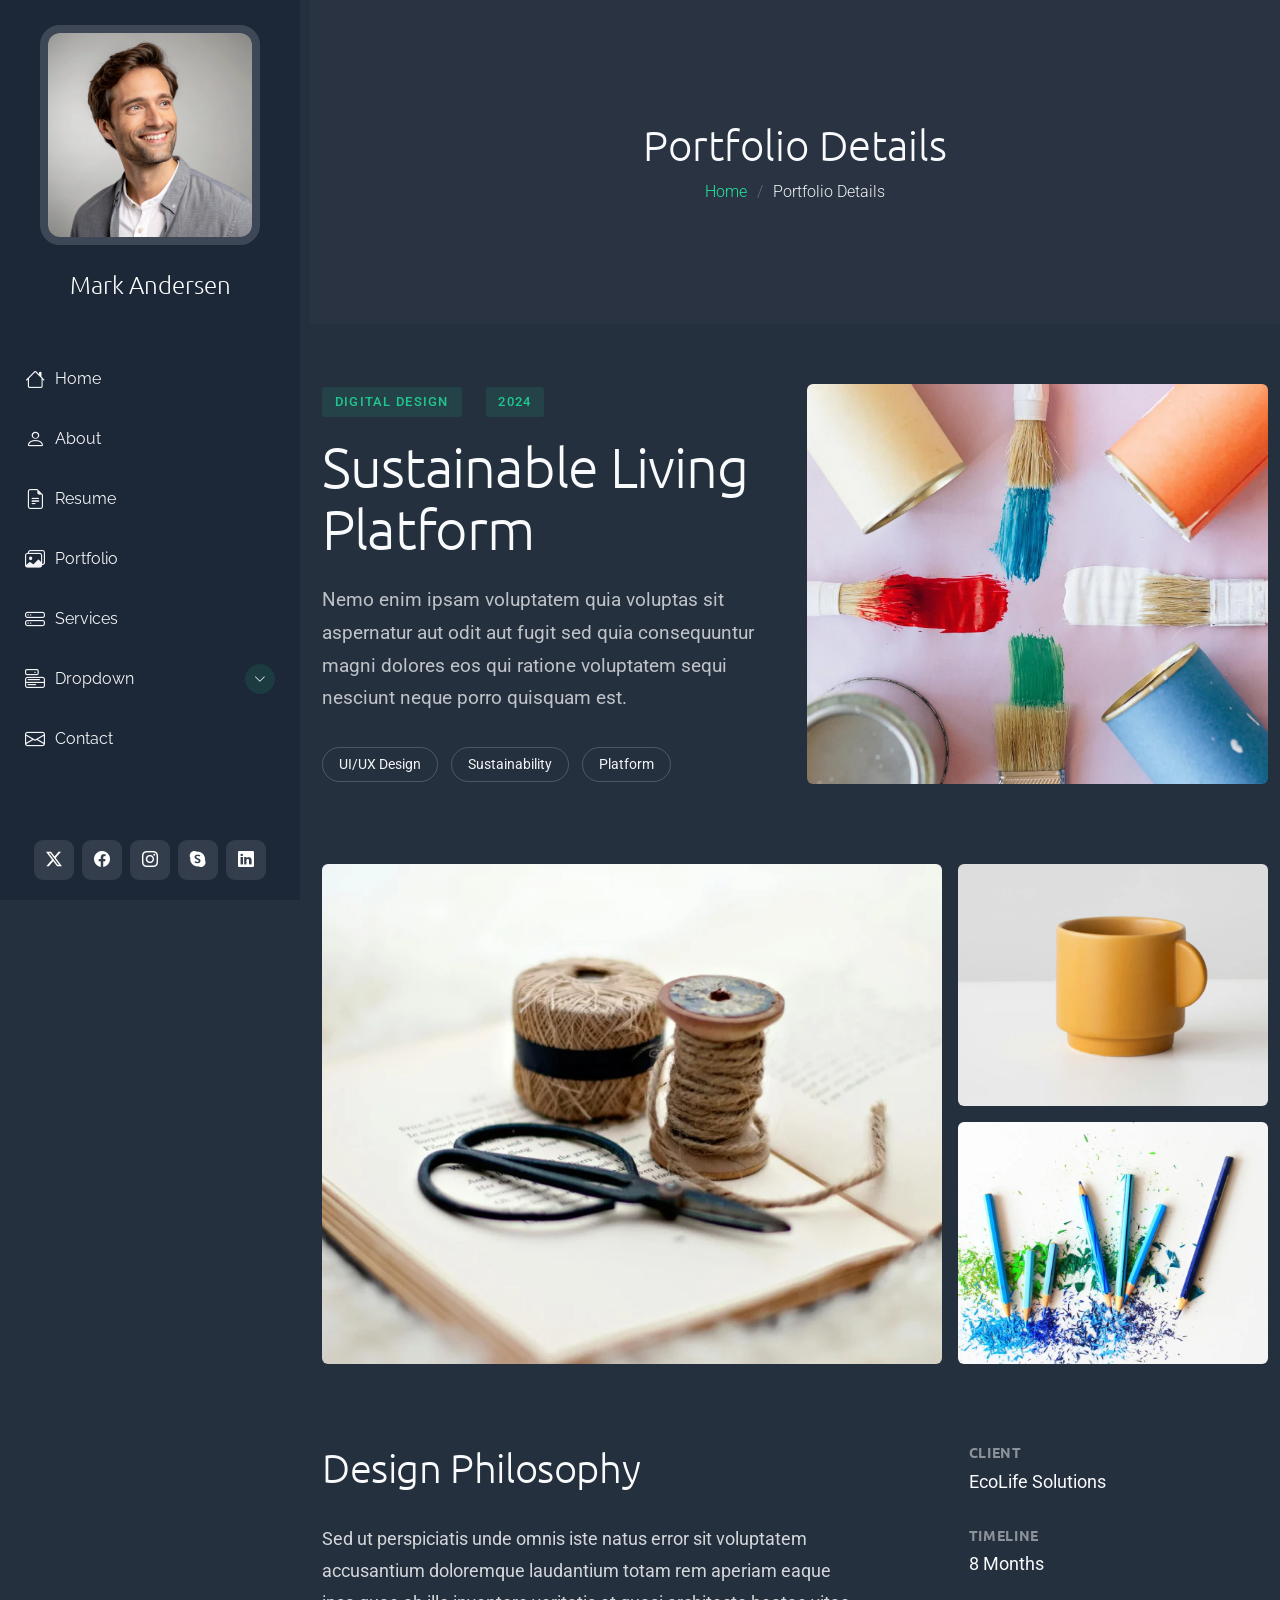
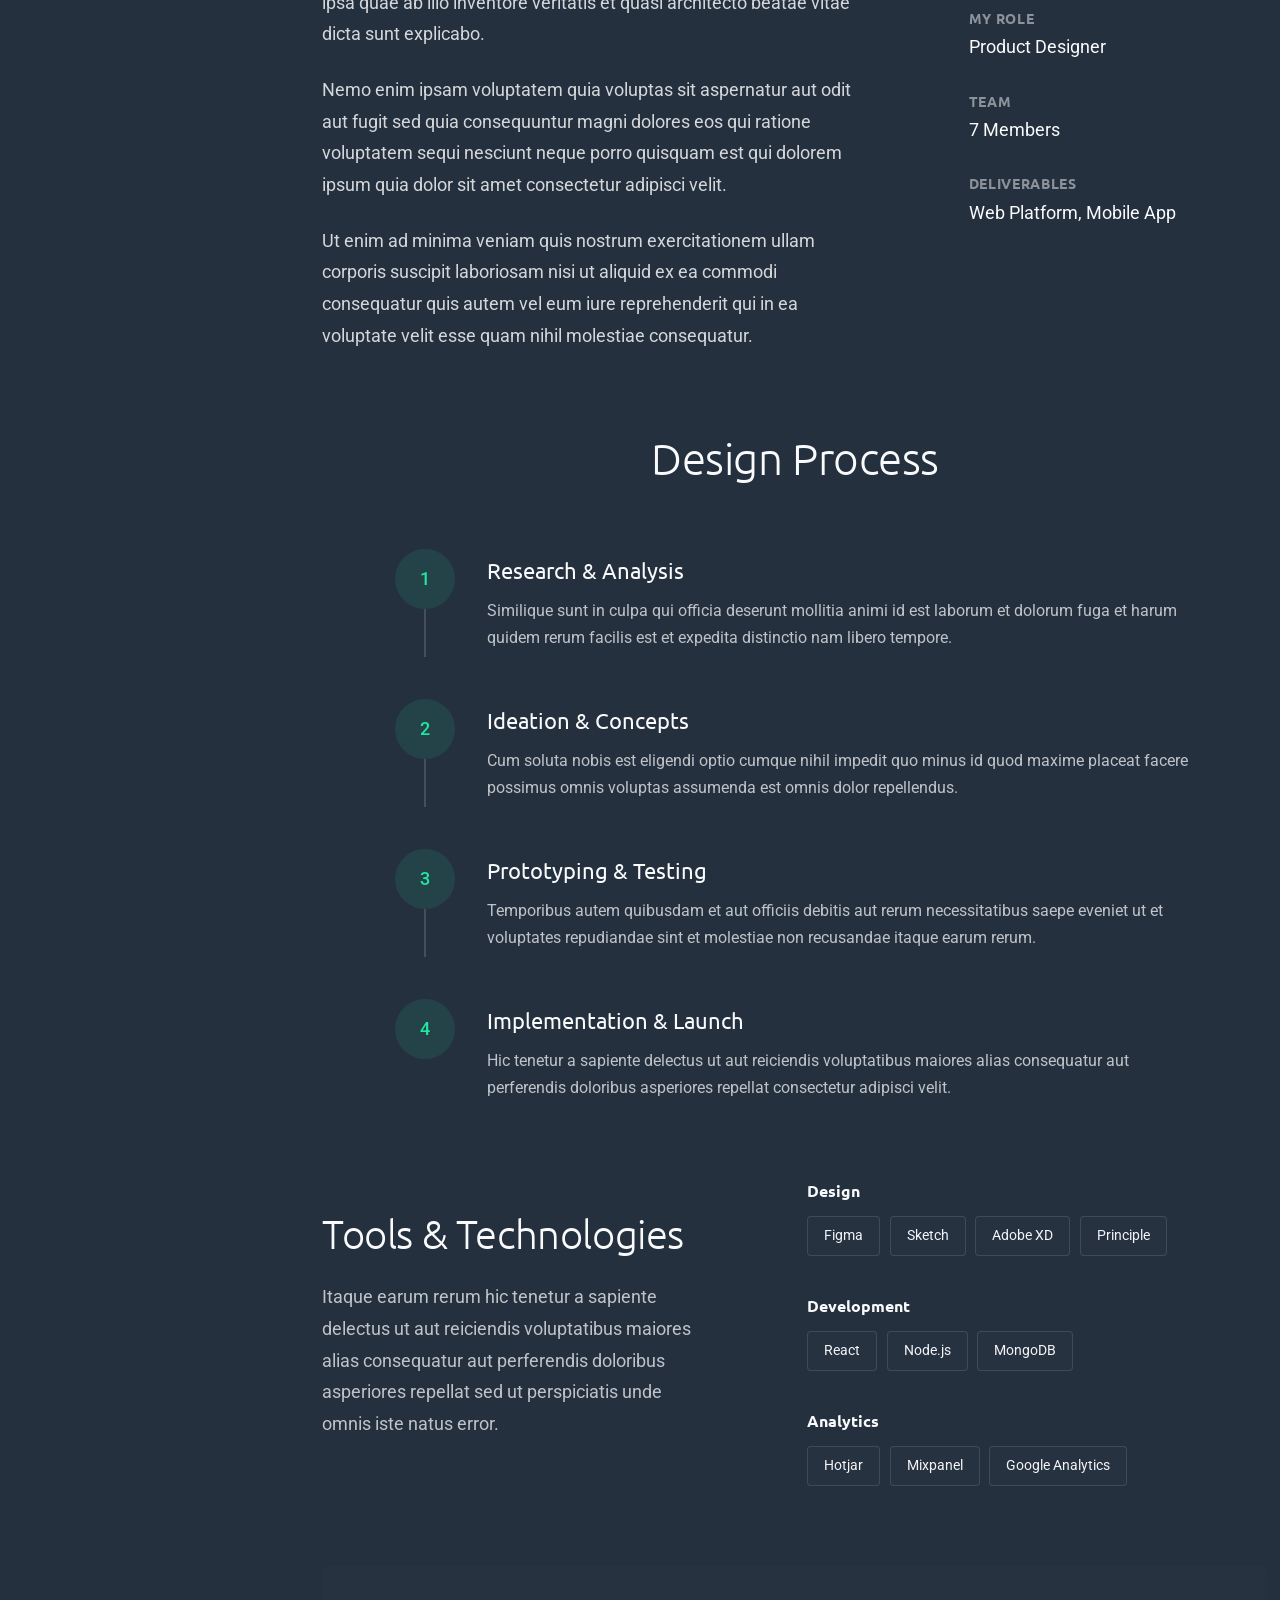
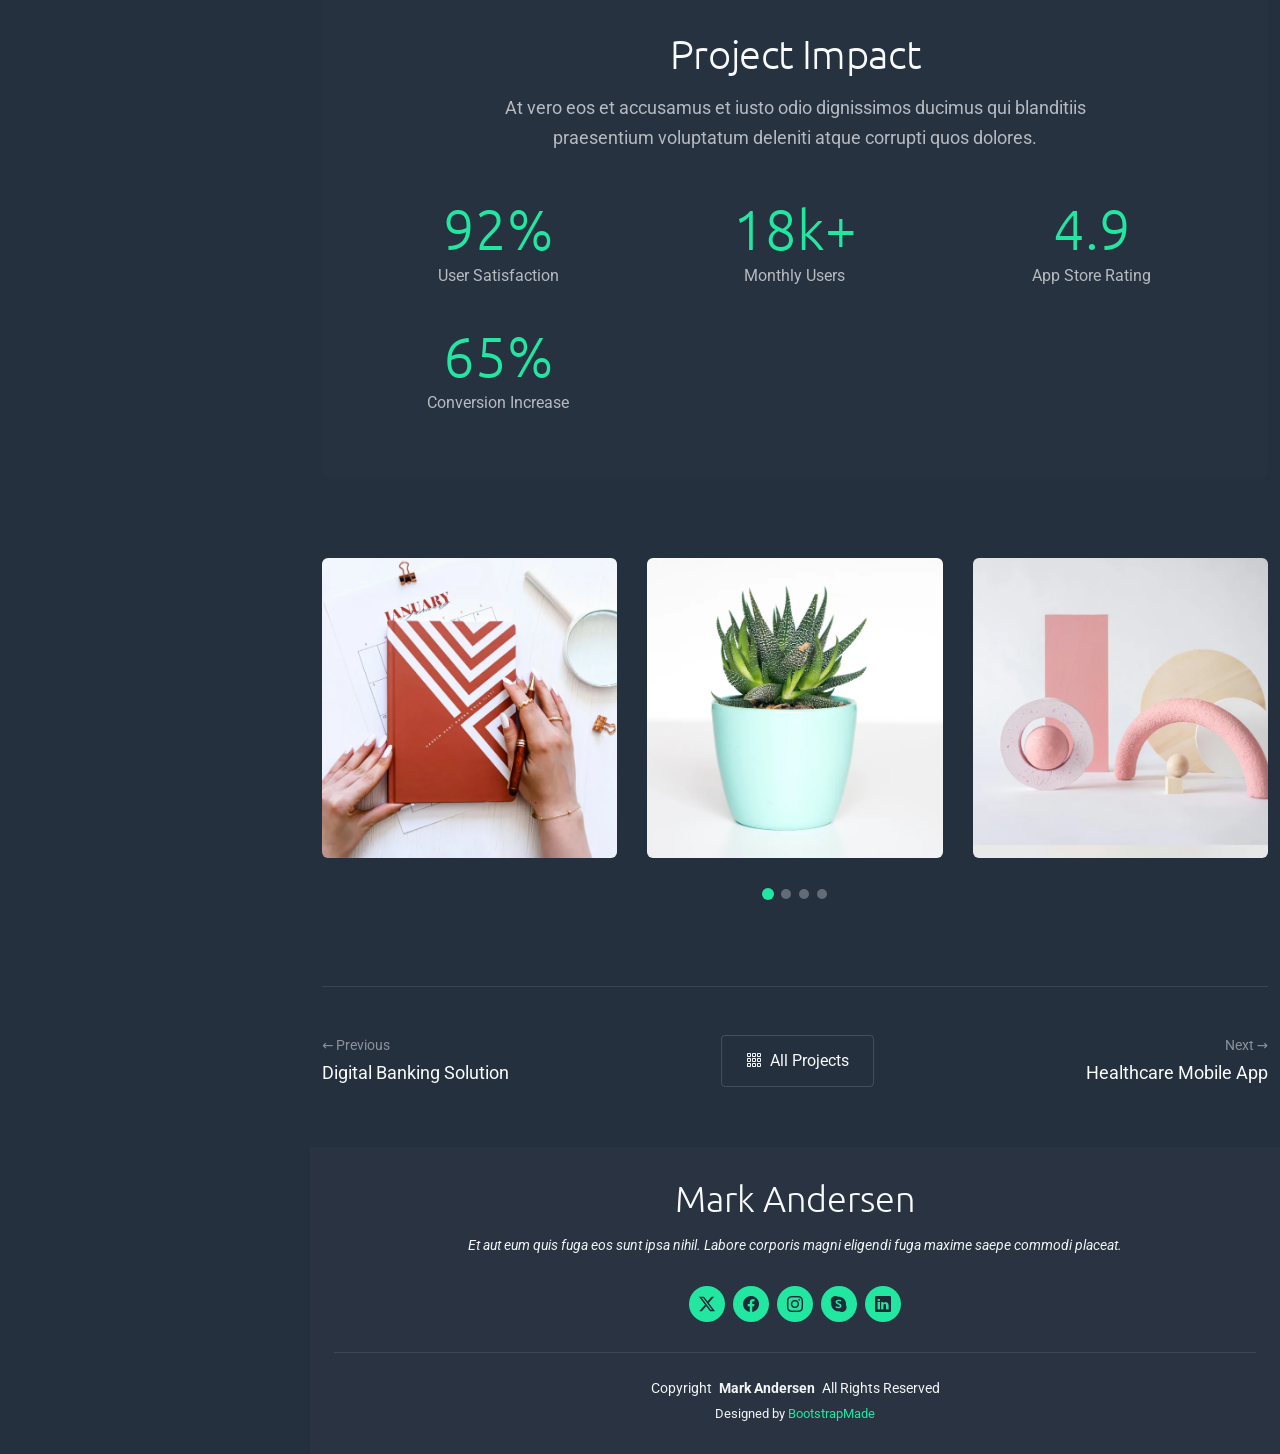
<file: portfolio-details.html>
<!DOCTYPE html>
<html lang="en">

<head>
  <meta charset="utf-8">
  <meta content="width=device-width, initial-scale=1.0" name="viewport">
  <title>Portfolio Details - MyPage Bootstrap Template</title>
  <meta name="description" content="">
  <meta name="keywords" content="">

  <!-- Favicons -->
  <link href="assets/img/favicon.png" rel="icon">
  <link href="assets/img/apple-touch-icon.png" rel="apple-touch-icon">

  <!-- Fonts -->
  <link href="https://fonts.googleapis.com" rel="preconnect">
  <link href="https://fonts.gstatic.com" rel="preconnect" crossorigin>
  <link href="https://fonts.googleapis.com/css2?family=Roboto:ital,wght@0,100;0,300;0,400;0,500;0,700;0,900;1,100;1,300;1,400;1,500;1,700;1,900&family=Raleway:ital,wght@0,100;0,200;0,300;0,400;0,500;0,600;0,700;0,800;0,900;1,100;1,200;1,300;1,400;1,500;1,600;1,700;1,800;1,900&family=Ubuntu:ital,wght@0,300;0,400;0,500;0,700;1,300;1,400;1,500;1,700&display=swap" rel="stylesheet">

  <!-- Vendor CSS Files -->
  <link href="assets/vendor/bootstrap/css/bootstrap.min.css" rel="stylesheet">
  <link href="assets/vendor/bootstrap-icons/bootstrap-icons.css" rel="stylesheet">
  <link href="assets/vendor/aos/aos.css" rel="stylesheet">
  <link href="assets/vendor/glightbox/css/glightbox.min.css" rel="stylesheet">
  <link href="assets/vendor/swiper/swiper-bundle.min.css" rel="stylesheet">

  <!-- Main CSS File -->
  <link href="assets/css/main.css" rel="stylesheet">

  <!-- =======================================================
  * Template Name: MyPage
  * Template URL: https://bootstrapmade.com/mypage-bootstrap-personal-template/
  * Updated: Sep 20 2025 with Bootstrap v5.3.8
  * Author: BootstrapMade.com
  * License: https://bootstrapmade.com/license/
  ======================================================== -->
</head>

<body class="portfolio-details-page">

  <header id="header" class="header dark-background d-flex flex-column justify-content-between">
    <i class="header-toggle d-xl-none bi bi-list"></i>

    <div class="header-top">
      <div class="profile-img">
        <img src="assets/img/profile/profile-square-14.webp" alt="" class="img-fluid">
      </div>

      <a href="index.html" class="logo d-flex align-items-center justify-content-center">
        <!-- Uncomment the line below if you also wish to use an image logo -->
        <!-- <img src="assets/img/logo.webp" alt=""> -->
        <h1 class="sitename">Mark Andersen</h1>
      </a>

    </div>

    <nav id="navmenu" class="navmenu">
      <ul>
        <li><a href="#hero"><i class="bi bi-house navicon"></i>Home</a></li>
        <li><a href="#about"><i class="bi bi-person navicon"></i> About</a></li>
        <li><a href="#resume"><i class="bi bi-file-earmark-text navicon"></i> Resume</a></li>
        <li><a href="#portfolio"><i class="bi bi-images navicon"></i> Portfolio</a></li>
        <li><a href="#services"><i class="bi bi-hdd-stack navicon"></i> Services</a></li>
        <li class="dropdown"><a href="#"><i class="bi bi-menu-button navicon"></i> <span>Dropdown</span> <i class="bi bi-chevron-down toggle-dropdown"></i></a>
          <ul>
            <li><a href="#">Dropdown 1</a></li>
            <li class="dropdown"><a href="#"><span>Deep Dropdown</span> <i class="bi bi-chevron-down toggle-dropdown"></i></a>
              <ul>
                <li><a href="#">Deep Dropdown 1</a></li>
                <li><a href="#">Deep Dropdown 2</a></li>
                <li><a href="#">Deep Dropdown 3</a></li>
                <li><a href="#">Deep Dropdown 4</a></li>
                <li><a href="#">Deep Dropdown 5</a></li>
              </ul>
            </li>
            <li><a href="#">Dropdown 2</a></li>
            <li><a href="#">Dropdown 3</a></li>
            <li><a href="#">Dropdown 4</a></li>
          </ul>
        </li>
        <li><a href="#contact"><i class="bi bi-envelope navicon"></i> Contact</a></li>
      </ul>
    </nav>

    <div class="social-links text-center">
      <a href="#" class="twitter"><i class="bi bi-twitter-x"></i></a>
      <a href="#" class="facebook"><i class="bi bi-facebook"></i></a>
      <a href="#" class="instagram"><i class="bi bi-instagram"></i></a>
      <a href="#" class="google-plus"><i class="bi bi-skype"></i></a>
      <a href="#" class="linkedin"><i class="bi bi-linkedin"></i></a>
    </div>
  </header>

  <main class="main">

    <!-- Page Title -->
    <div class="page-title light-background">
      <div class="container">
        <h1>Portfolio Details</h1>
        <nav class="breadcrumbs">
          <ol>
            <li><a href="index.html">Home</a></li>
            <li class="current">Portfolio Details</li>
          </ol>
        </nav>
      </div>
    </div><!-- End Page Title -->

    <!-- Portfolio Details Section -->
    <section id="portfolio-details" class="portfolio-details section">

      <div class="container" data-aos="fade-up" data-aos-delay="100">

        <div class="hero-section">
          <div class="row align-items-center">
            <div class="col-lg-6" data-aos="fade-right">
              <div class="project-header">
                <div class="project-meta">
                  <span class="category">Digital Design</span>
                  <span class="year">2024</span>
                </div>
                <h1 class="project-title">Sustainable Living Platform</h1>
                <p class="project-summary">Nemo enim ipsam voluptatem quia voluptas sit aspernatur aut odit aut fugit sed quia consequuntur magni dolores eos qui ratione voluptatem sequi nesciunt neque porro quisquam est.</p>
                <div class="project-tags">
                  <span class="tag">UI/UX Design</span>
                  <span class="tag">Sustainability</span>
                  <span class="tag">Platform</span>
                </div>
              </div>
            </div>
            <div class="col-lg-6" data-aos="fade-left" data-aos-delay="200">
              <div class="hero-image">
                <img src="assets/img/portfolio/portfolio-3.webp" alt="Project showcase" class="img-fluid" loading="lazy">
              </div>
            </div>
          </div>
        </div>

        <div class="visual-showcase" data-aos="fade-up" data-aos-delay="100">
          <div class="showcase-gallery">
            <div class="gallery-item large" data-aos="zoom-in" data-aos-delay="150">
              <img src="assets/img/portfolio/portfolio-7.webp" alt="Design showcase" class="img-fluid glightbox">
            </div>
            <div class="gallery-item" data-aos="fade-up" data-aos-delay="200">
              <img src="assets/img/portfolio/portfolio-5.webp" alt="Design showcase" class="img-fluid glightbox">
            </div>
            <div class="gallery-item" data-aos="fade-up" data-aos-delay="250">
              <img src="assets/img/portfolio/portfolio-8.webp" alt="Design showcase" class="img-fluid glightbox">
            </div>
          </div>
        </div>

        <div class="content-section">
          <div class="row">
            <div class="col-lg-7" data-aos="fade-up" data-aos-delay="100">
              <div class="main-content">
                <h2>Design Philosophy</h2>
                <p>Sed ut perspiciatis unde omnis iste natus error sit voluptatem accusantium doloremque laudantium totam rem aperiam eaque ipsa quae ab illo inventore veritatis et quasi architecto beatae vitae dicta sunt explicabo.</p>
                <p>Nemo enim ipsam voluptatem quia voluptas sit aspernatur aut odit aut fugit sed quia consequuntur magni dolores eos qui ratione voluptatem sequi nesciunt neque porro quisquam est qui dolorem ipsum quia dolor sit amet consectetur adipisci velit.</p>
                <p>Ut enim ad minima veniam quis nostrum exercitationem ullam corporis suscipit laboriosam nisi ut aliquid ex ea commodi consequatur quis autem vel eum iure reprehenderit qui in ea voluptate velit esse quam nihil molestiae consequatur.</p>
              </div>
            </div>
            <div class="col-lg-4 offset-lg-1" data-aos="fade-up" data-aos-delay="200">
              <div class="project-specs">
                <div class="spec-item">
                  <h5>Client</h5>
                  <p>EcoLife Solutions</p>
                </div>
                <div class="spec-item">
                  <h5>Timeline</h5>
                  <p>8 Months</p>
                </div>
                <div class="spec-item">
                  <h5>My Role</h5>
                  <p>Product Designer</p>
                </div>
                <div class="spec-item">
                  <h5>Team</h5>
                  <p>7 Members</p>
                </div>
                <div class="spec-item">
                  <h5>Deliverables</h5>
                  <p>Web Platform, Mobile App</p>
                </div>
              </div>
            </div>
          </div>
        </div>

        <div class="process-timeline" data-aos="fade-up" data-aos-delay="100">
          <div class="timeline-header">
            <h2>Design Process</h2>
          </div>
          <div class="timeline-steps">
            <div class="timeline-item" data-aos="fade-up" data-aos-delay="150">
              <div class="step-marker">
                <span class="step-number">1</span>
              </div>
              <div class="step-content">
                <h4>Research &amp; Analysis</h4>
                <p>Similique sunt in culpa qui officia deserunt mollitia animi id est laborum et dolorum fuga et harum quidem rerum facilis est et expedita distinctio nam libero tempore.</p>
              </div>
            </div>
            <div class="timeline-item" data-aos="fade-up" data-aos-delay="200">
              <div class="step-marker">
                <span class="step-number">2</span>
              </div>
              <div class="step-content">
                <h4>Ideation &amp; Concepts</h4>
                <p>Cum soluta nobis est eligendi optio cumque nihil impedit quo minus id quod maxime placeat facere possimus omnis voluptas assumenda est omnis dolor repellendus.</p>
              </div>
            </div>
            <div class="timeline-item" data-aos="fade-up" data-aos-delay="250">
              <div class="step-marker">
                <span class="step-number">3</span>
              </div>
              <div class="step-content">
                <h4>Prototyping &amp; Testing</h4>
                <p>Temporibus autem quibusdam et aut officiis debitis aut rerum necessitatibus saepe eveniet ut et voluptates repudiandae sint et molestiae non recusandae itaque earum rerum.</p>
              </div>
            </div>
            <div class="timeline-item" data-aos="fade-up" data-aos-delay="300">
              <div class="step-marker">
                <span class="step-number">4</span>
              </div>
              <div class="step-content">
                <h4>Implementation &amp; Launch</h4>
                <p>Hic tenetur a sapiente delectus ut aut reiciendis voluptatibus maiores alias consequatur aut perferendis doloribus asperiores repellat consectetur adipisci velit.</p>
              </div>
            </div>
          </div>
        </div>

        <div class="tools-section" data-aos="fade-up" data-aos-delay="100">
          <div class="row align-items-center">
            <div class="col-lg-5">
              <h2>Tools &amp; Technologies</h2>
              <p>Itaque earum rerum hic tenetur a sapiente delectus ut aut reiciendis voluptatibus maiores alias consequatur aut perferendis doloribus asperiores repellat sed ut perspiciatis unde omnis iste natus error.</p>
            </div>
            <div class="col-lg-6 offset-lg-1">
              <div class="tools-grid">
                <div class="tool-category" data-aos="fade-up" data-aos-delay="150">
                  <h5>Design</h5>
                  <div class="tool-list">
                    <span class="tool-item">Figma</span>
                    <span class="tool-item">Sketch</span>
                    <span class="tool-item">Adobe XD</span>
                    <span class="tool-item">Principle</span>
                  </div>
                </div>
                <div class="tool-category" data-aos="fade-up" data-aos-delay="200">
                  <h5>Development</h5>
                  <div class="tool-list">
                    <span class="tool-item">React</span>
                    <span class="tool-item">Node.js</span>
                    <span class="tool-item">MongoDB</span>
                  </div>
                </div>
                <div class="tool-category" data-aos="fade-up" data-aos-delay="250">
                  <h5>Analytics</h5>
                  <div class="tool-list">
                    <span class="tool-item">Hotjar</span>
                    <span class="tool-item">Mixpanel</span>
                    <span class="tool-item">Google Analytics</span>
                  </div>
                </div>
              </div>
            </div>
          </div>
        </div>

        <div class="impact-metrics" data-aos="fade-up" data-aos-delay="100">
          <div class="metrics-container">
            <div class="metrics-header">
              <h2>Project Impact</h2>
              <p>At vero eos et accusamus et iusto odio dignissimos ducimus qui blanditiis praesentium voluptatum deleniti atque corrupti quos dolores.</p>
            </div>
            <div class="metrics-grid">
              <div class="metric-card" data-aos="fade-up" data-aos-delay="150">
                <div class="metric-value">92%</div>
                <div class="metric-label">User Satisfaction</div>
              </div>
              <div class="metric-card" data-aos="fade-up" data-aos-delay="200">
                <div class="metric-value">18k+</div>
                <div class="metric-label">Monthly Users</div>
              </div>
              <div class="metric-card" data-aos="fade-up" data-aos-delay="250">
                <div class="metric-value">4.9</div>
                <div class="metric-label">App Store Rating</div>
              </div>
              <div class="metric-card" data-aos="fade-up" data-aos-delay="300">
                <div class="metric-value">65%</div>
                <div class="metric-label">Conversion Increase</div>
              </div>
            </div>
          </div>
        </div>

        <div class="additional-gallery" data-aos="fade-up" data-aos-delay="100">
          <div class="gallery-slider swiper init-swiper">
            <script type="application/json" class="swiper-config">
              {
                "loop": true,
                "speed": 600,
                "autoplay": {
                  "delay": 4000
                },
                "slidesPerView": 1,
                "spaceBetween": 30,
                "breakpoints": {
                  "768": {
                    "slidesPerView": 2
                  },
                  "1200": {
                    "slidesPerView": 3
                  }
                },
                "pagination": {
                  "el": ".swiper-pagination",
                  "type": "bullets",
                  "clickable": true
                }
              }
            </script>
            <div class="swiper-wrapper">
              <div class="swiper-slide">
                <img src="assets/img/portfolio/portfolio-12.webp" alt="Project detail" class="img-fluid glightbox" loading="lazy">
              </div>
              <div class="swiper-slide">
                <img src="assets/img/portfolio/portfolio-2.webp" alt="Project detail" class="img-fluid glightbox" loading="lazy">
              </div>
              <div class="swiper-slide">
                <img src="assets/img/portfolio/portfolio-6.webp" alt="Project detail" class="img-fluid glightbox" loading="lazy">
              </div>
              <div class="swiper-slide">
                <img src="assets/img/portfolio/portfolio-10.webp" alt="Project detail" class="img-fluid glightbox" loading="lazy">
              </div>
            </div>
            <div class="swiper-pagination"></div>
          </div>
        </div>

        <div class="project-nav" data-aos="fade-up" data-aos-delay="100">
          <div class="nav-wrapper">
            <a href="#" class="nav-link prev-project">
              <div class="nav-content">
                <span class="nav-direction">← Previous</span>
                <span class="nav-title">Digital Banking Solution</span>
              </div>
            </a>
            <a href="#" class="nav-link all-projects">
              <i class="bi bi-grid-3x3-gap"></i>
              <span>All Projects</span>
            </a>
            <a href="#" class="nav-link next-project">
              <div class="nav-content">
                <span class="nav-direction">Next →</span>
                <span class="nav-title">Healthcare Mobile App</span>
              </div>
            </a>
          </div>
        </div>

      </div>

    </section><!-- /Portfolio Details Section -->

  </main>

  <footer id="footer" class="footer light-background">
    <div class="container">
      <h3 class="sitename">Mark Andersen</h3>
      <p>Et aut eum quis fuga eos sunt ipsa nihil. Labore corporis magni eligendi fuga maxime saepe commodi placeat.</p>
      <div class="social-links d-flex justify-content-center">
        <a href=""><i class="bi bi-twitter-x"></i></a>
        <a href=""><i class="bi bi-facebook"></i></a>
        <a href=""><i class="bi bi-instagram"></i></a>
        <a href=""><i class="bi bi-skype"></i></a>
        <a href=""><i class="bi bi-linkedin"></i></a>
      </div>
      <div class="container">
        <div class="copyright">
          <span>Copyright</span> <strong class="px-1 sitename">Mark Andersen</strong> <span>All Rights Reserved</span>
        </div>
        <div class="credits">
          <!-- All the links in the footer should remain intact. -->
          <!-- You can delete the links only if you've purchased the pro version. -->
          <!-- Licensing information: https://bootstrapmade.com/license/ -->
          <!-- Purchase the pro version with working PHP/AJAX contact form: [buy-url] -->
          Designed by <a href="https://bootstrapmade.com/">BootstrapMade</a>
        </div>
      </div>
    </div>
  </footer>

  <!-- Scroll Top -->
  <a href="#" id="scroll-top" class="scroll-top d-flex align-items-center justify-content-center"><i class="bi bi-arrow-up-short"></i></a>

  <!-- Preloader -->
  <div id="preloader"></div>

  <!-- Vendor JS Files -->
  <script src="assets/vendor/bootstrap/js/bootstrap.bundle.min.js"></script>
  <script src="assets/vendor/php-email-form/validate.js"></script>
  <script src="assets/vendor/aos/aos.js"></script>
  <script src="assets/vendor/purecounter/purecounter_vanilla.js"></script>
  <script src="assets/vendor/typed.js/typed.umd.js"></script>
  <script src="assets/vendor/waypoints/noframework.waypoints.js"></script>
  <script src="assets/vendor/imagesloaded/imagesloaded.pkgd.min.js"></script>
  <script src="assets/vendor/isotope-layout/isotope.pkgd.min.js"></script>
  <script src="assets/vendor/glightbox/js/glightbox.min.js"></script>
  <script src="assets/vendor/swiper/swiper-bundle.min.js"></script>

  <!-- Main JS File -->
  <script src="assets/js/main.js"></script>

</body>

</html>
</file>
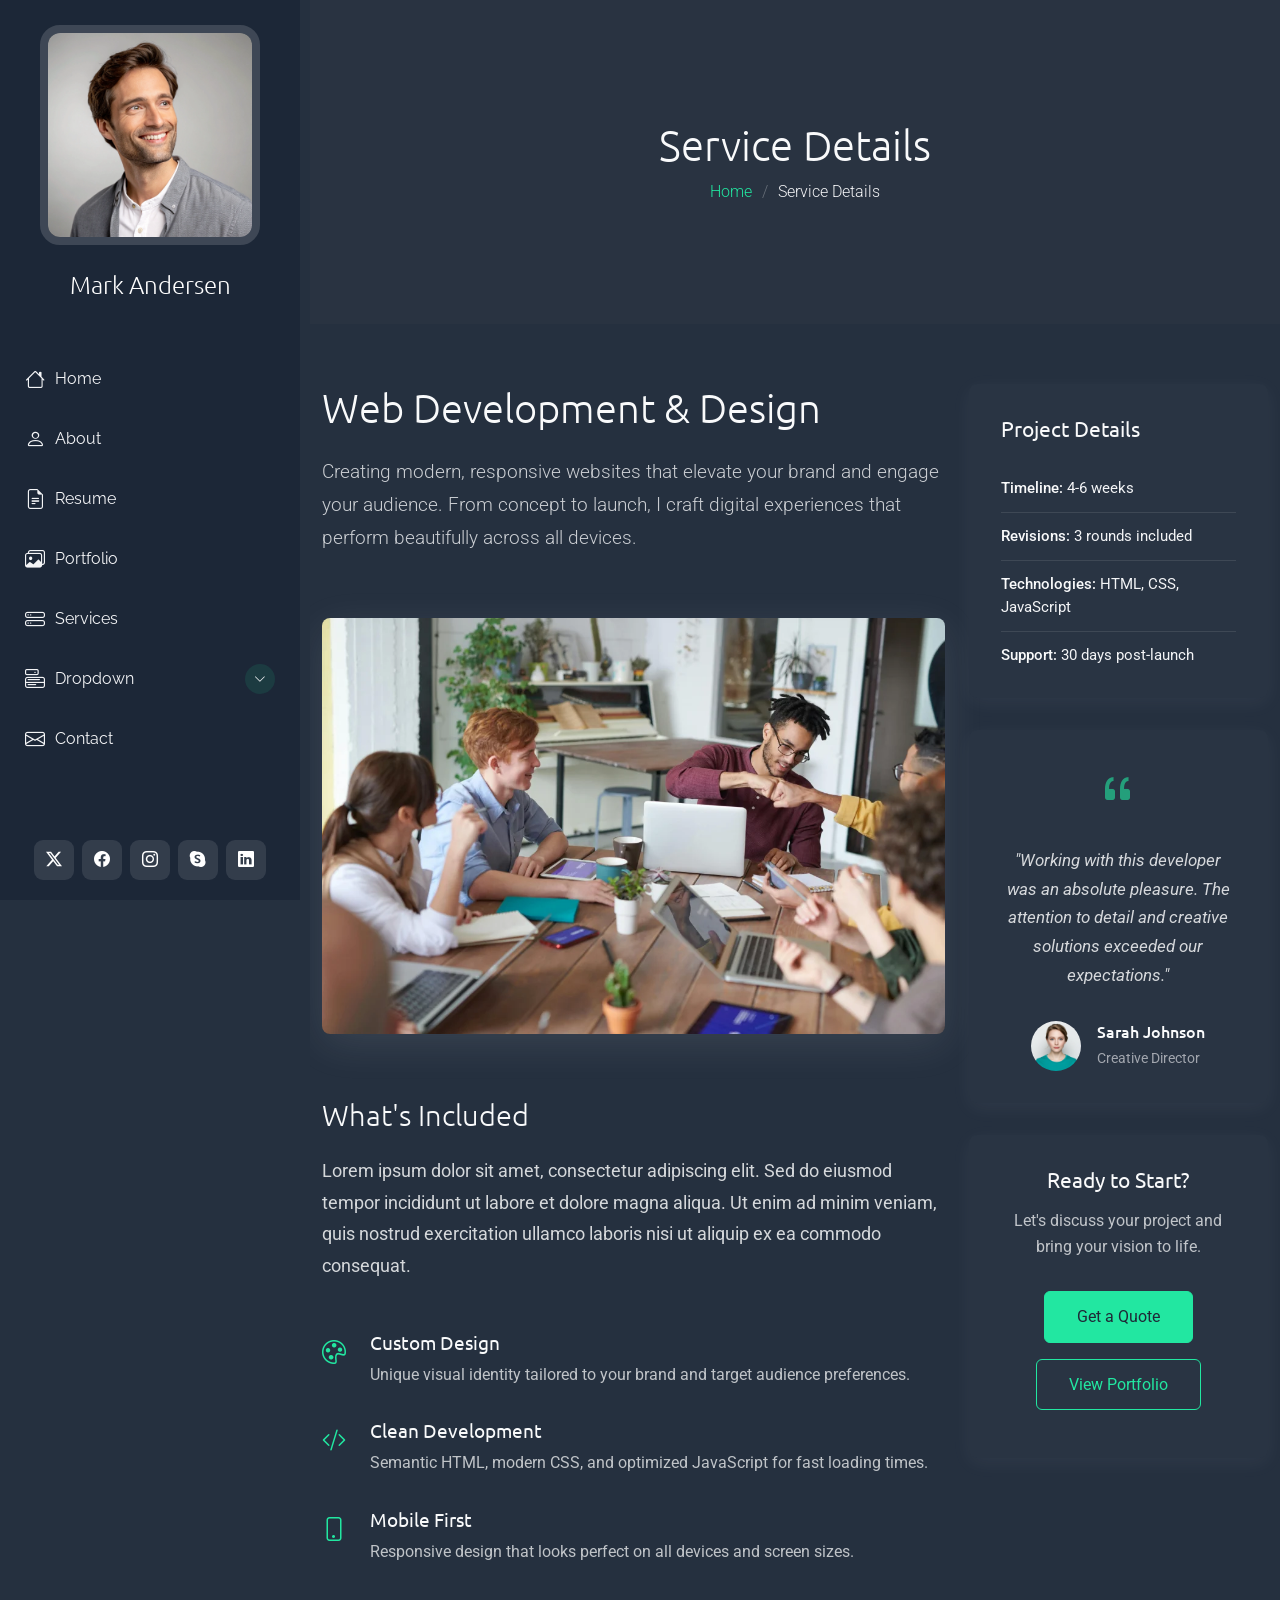
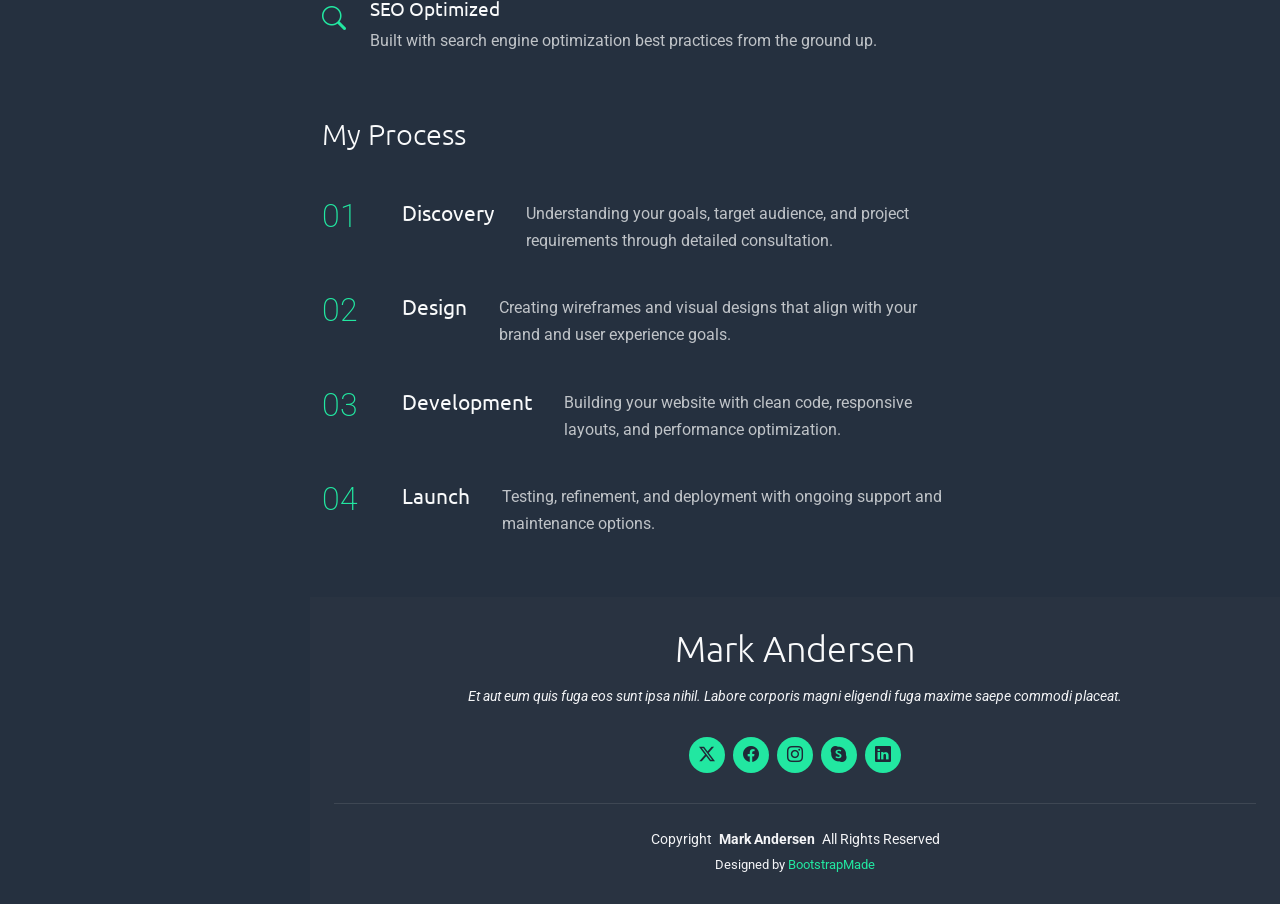
<file: service-details.html>
<!DOCTYPE html>
<html lang="en">

<head>
  <meta charset="utf-8">
  <meta content="width=device-width, initial-scale=1.0" name="viewport">
  <title>Service Details - MyPage Bootstrap Template</title>
  <meta name="description" content="">
  <meta name="keywords" content="">

  <!-- Favicons -->
  <link href="assets/img/favicon.png" rel="icon">
  <link href="assets/img/apple-touch-icon.png" rel="apple-touch-icon">

  <!-- Fonts -->
  <link href="https://fonts.googleapis.com" rel="preconnect">
  <link href="https://fonts.gstatic.com" rel="preconnect" crossorigin>
  <link href="https://fonts.googleapis.com/css2?family=Roboto:ital,wght@0,100;0,300;0,400;0,500;0,700;0,900;1,100;1,300;1,400;1,500;1,700;1,900&family=Raleway:ital,wght@0,100;0,200;0,300;0,400;0,500;0,600;0,700;0,800;0,900;1,100;1,200;1,300;1,400;1,500;1,600;1,700;1,800;1,900&family=Ubuntu:ital,wght@0,300;0,400;0,500;0,700;1,300;1,400;1,500;1,700&display=swap" rel="stylesheet">

  <!-- Vendor CSS Files -->
  <link href="assets/vendor/bootstrap/css/bootstrap.min.css" rel="stylesheet">
  <link href="assets/vendor/bootstrap-icons/bootstrap-icons.css" rel="stylesheet">
  <link href="assets/vendor/aos/aos.css" rel="stylesheet">
  <link href="assets/vendor/glightbox/css/glightbox.min.css" rel="stylesheet">
  <link href="assets/vendor/swiper/swiper-bundle.min.css" rel="stylesheet">

  <!-- Main CSS File -->
  <link href="assets/css/main.css" rel="stylesheet">

  <!-- =======================================================
  * Template Name: MyPage
  * Template URL: https://bootstrapmade.com/mypage-bootstrap-personal-template/
  * Updated: Sep 20 2025 with Bootstrap v5.3.8
  * Author: BootstrapMade.com
  * License: https://bootstrapmade.com/license/
  ======================================================== -->
</head>

<body class="service-details-page">

  <header id="header" class="header dark-background d-flex flex-column justify-content-between">
    <i class="header-toggle d-xl-none bi bi-list"></i>

    <div class="header-top">
      <div class="profile-img">
        <img src="assets/img/profile/profile-square-14.webp" alt="" class="img-fluid">
      </div>

      <a href="index.html" class="logo d-flex align-items-center justify-content-center">
        <!-- Uncomment the line below if you also wish to use an image logo -->
        <!-- <img src="assets/img/logo.webp" alt=""> -->
        <h1 class="sitename">Mark Andersen</h1>
      </a>

    </div>

    <nav id="navmenu" class="navmenu">
      <ul>
        <li><a href="#hero"><i class="bi bi-house navicon"></i>Home</a></li>
        <li><a href="#about"><i class="bi bi-person navicon"></i> About</a></li>
        <li><a href="#resume"><i class="bi bi-file-earmark-text navicon"></i> Resume</a></li>
        <li><a href="#portfolio"><i class="bi bi-images navicon"></i> Portfolio</a></li>
        <li><a href="#services"><i class="bi bi-hdd-stack navicon"></i> Services</a></li>
        <li class="dropdown"><a href="#"><i class="bi bi-menu-button navicon"></i> <span>Dropdown</span> <i class="bi bi-chevron-down toggle-dropdown"></i></a>
          <ul>
            <li><a href="#">Dropdown 1</a></li>
            <li class="dropdown"><a href="#"><span>Deep Dropdown</span> <i class="bi bi-chevron-down toggle-dropdown"></i></a>
              <ul>
                <li><a href="#">Deep Dropdown 1</a></li>
                <li><a href="#">Deep Dropdown 2</a></li>
                <li><a href="#">Deep Dropdown 3</a></li>
                <li><a href="#">Deep Dropdown 4</a></li>
                <li><a href="#">Deep Dropdown 5</a></li>
              </ul>
            </li>
            <li><a href="#">Dropdown 2</a></li>
            <li><a href="#">Dropdown 3</a></li>
            <li><a href="#">Dropdown 4</a></li>
          </ul>
        </li>
        <li><a href="#contact"><i class="bi bi-envelope navicon"></i> Contact</a></li>
      </ul>
    </nav>

    <div class="social-links text-center">
      <a href="#" class="twitter"><i class="bi bi-twitter-x"></i></a>
      <a href="#" class="facebook"><i class="bi bi-facebook"></i></a>
      <a href="#" class="instagram"><i class="bi bi-instagram"></i></a>
      <a href="#" class="google-plus"><i class="bi bi-skype"></i></a>
      <a href="#" class="linkedin"><i class="bi bi-linkedin"></i></a>
    </div>
  </header>

  <main class="main">

    <!-- Page Title -->
    <div class="page-title light-background">
      <div class="container">
        <h1>Service Details</h1>
        <nav class="breadcrumbs">
          <ol>
            <li><a href="index.html">Home</a></li>
            <li class="current">Service Details</li>
          </ol>
        </nav>
      </div>
    </div><!-- End Page Title -->

    <!-- Service Details Section -->
    <section id="service-details" class="service-details section">

      <div class="container" data-aos="fade-up" data-aos-delay="100">

        <div class="row gy-5">

          <div class="col-lg-8">

            <div class="service-content">

              <div class="service-hero" data-aos="fade-up" data-aos-delay="200">
                <h2>Web Development &amp; Design</h2>
                <p class="lead">Creating modern, responsive websites that elevate your brand and engage your audience. From concept to launch, I craft digital experiences that perform beautifully across all devices.</p>
              </div>

              <div class="service-image" data-aos="zoom-in" data-aos-delay="300">
                <img src="assets/img/services/services-3.webp" alt="Web Development" class="img-fluid">
              </div>

              <div class="service-description" data-aos="fade-up" data-aos-delay="400">
                <h3>What's Included</h3>
                <p>Lorem ipsum dolor sit amet, consectetur adipiscing elit. Sed do eiusmod tempor incididunt ut labore et dolore magna aliqua. Ut enim ad minim veniam, quis nostrud exercitation ullamco laboris nisi ut aliquip ex ea commodo consequat.</p>

                <div class="features-list">
                  <div class="feature-item">
                    <i class="bi bi-palette"></i>
                    <div>
                      <h4>Custom Design</h4>
                      <p>Unique visual identity tailored to your brand and target audience preferences.</p>
                    </div>
                  </div>
                  <div class="feature-item">
                    <i class="bi bi-code-slash"></i>
                    <div>
                      <h4>Clean Development</h4>
                      <p>Semantic HTML, modern CSS, and optimized JavaScript for fast loading times.</p>
                    </div>
                  </div>
                  <div class="feature-item">
                    <i class="bi bi-phone"></i>
                    <div>
                      <h4>Mobile First</h4>
                      <p>Responsive design that looks perfect on all devices and screen sizes.</p>
                    </div>
                  </div>
                  <div class="feature-item">
                    <i class="bi bi-search"></i>
                    <div>
                      <h4>SEO Optimized</h4>
                      <p>Built with search engine optimization best practices from the ground up.</p>
                    </div>
                  </div>
                </div>
              </div>

              <div class="process-section" data-aos="fade-up" data-aos-delay="500">
                <h3>My Process</h3>
                <div class="process-steps">
                  <div class="step">
                    <div class="step-number">01</div>
                    <h4>Discovery</h4>
                    <p>Understanding your goals, target audience, and project requirements through detailed consultation.</p>
                  </div>
                  <div class="step">
                    <div class="step-number">02</div>
                    <h4>Design</h4>
                    <p>Creating wireframes and visual designs that align with your brand and user experience goals.</p>
                  </div>
                  <div class="step">
                    <div class="step-number">03</div>
                    <h4>Development</h4>
                    <p>Building your website with clean code, responsive layouts, and performance optimization.</p>
                  </div>
                  <div class="step">
                    <div class="step-number">04</div>
                    <h4>Launch</h4>
                    <p>Testing, refinement, and deployment with ongoing support and maintenance options.</p>
                  </div>
                </div>
              </div>

            </div>

          </div>

          <div class="col-lg-4">

            <div class="service-sidebar">

              <div class="service-info" data-aos="fade-up" data-aos-delay="600">
                <h4>Project Details</h4>
                <ul class="info-list">
                  <li><strong>Timeline:</strong> 4-6 weeks</li>
                  <li><strong>Revisions:</strong> 3 rounds included</li>
                  <li><strong>Technologies:</strong> HTML, CSS, JavaScript</li>
                  <li><strong>Support:</strong> 30 days post-launch</li>
                </ul>
              </div>

              <div class="testimonial-block" data-aos="fade-up" data-aos-delay="700">
                <div class="quote-icon">
                  <i class="bi bi-quote"></i>
                </div>
                <blockquote>
                  "Working with this developer was an absolute pleasure. The attention to detail and creative solutions exceeded our expectations."
                </blockquote>
                <div class="testimonial-author">
                  <img src="assets/img/person/person-f-3.webp" alt="Client" class="author-image">
                  <div class="author-info">
                    <h5>Sarah Johnson</h5>
                    <span>Creative Director</span>
                  </div>
                </div>
              </div>

              <div class="cta-block" data-aos="fade-up" data-aos-delay="800">
                <h4>Ready to Start?</h4>
                <p>Let's discuss your project and bring your vision to life.</p>
                <a href="#" class="btn btn-primary">Get a Quote</a>
                <a href="#" class="btn btn-outline">View Portfolio</a>
              </div>

            </div>

          </div>

        </div>

      </div>

    </section><!-- /Service Details Section -->

  </main>

  <footer id="footer" class="footer light-background">
    <div class="container">
      <h3 class="sitename">Mark Andersen</h3>
      <p>Et aut eum quis fuga eos sunt ipsa nihil. Labore corporis magni eligendi fuga maxime saepe commodi placeat.</p>
      <div class="social-links d-flex justify-content-center">
        <a href=""><i class="bi bi-twitter-x"></i></a>
        <a href=""><i class="bi bi-facebook"></i></a>
        <a href=""><i class="bi bi-instagram"></i></a>
        <a href=""><i class="bi bi-skype"></i></a>
        <a href=""><i class="bi bi-linkedin"></i></a>
      </div>
      <div class="container">
        <div class="copyright">
          <span>Copyright</span> <strong class="px-1 sitename">Mark Andersen</strong> <span>All Rights Reserved</span>
        </div>
        <div class="credits">
          <!-- All the links in the footer should remain intact. -->
          <!-- You can delete the links only if you've purchased the pro version. -->
          <!-- Licensing information: https://bootstrapmade.com/license/ -->
          <!-- Purchase the pro version with working PHP/AJAX contact form: [buy-url] -->
          Designed by <a href="https://bootstrapmade.com/">BootstrapMade</a>
        </div>
      </div>
    </div>
  </footer>

  <!-- Scroll Top -->
  <a href="#" id="scroll-top" class="scroll-top d-flex align-items-center justify-content-center"><i class="bi bi-arrow-up-short"></i></a>

  <!-- Preloader -->
  <div id="preloader"></div>

  <!-- Vendor JS Files -->
  <script src="assets/vendor/bootstrap/js/bootstrap.bundle.min.js"></script>
  <script src="assets/vendor/php-email-form/validate.js"></script>
  <script src="assets/vendor/aos/aos.js"></script>
  <script src="assets/vendor/purecounter/purecounter_vanilla.js"></script>
  <script src="assets/vendor/typed.js/typed.umd.js"></script>
  <script src="assets/vendor/waypoints/noframework.waypoints.js"></script>
  <script src="assets/vendor/imagesloaded/imagesloaded.pkgd.min.js"></script>
  <script src="assets/vendor/isotope-layout/isotope.pkgd.min.js"></script>
  <script src="assets/vendor/glightbox/js/glightbox.min.js"></script>
  <script src="assets/vendor/swiper/swiper-bundle.min.js"></script>

  <!-- Main JS File -->
  <script src="assets/js/main.js"></script>

</body>

</html>
</file>
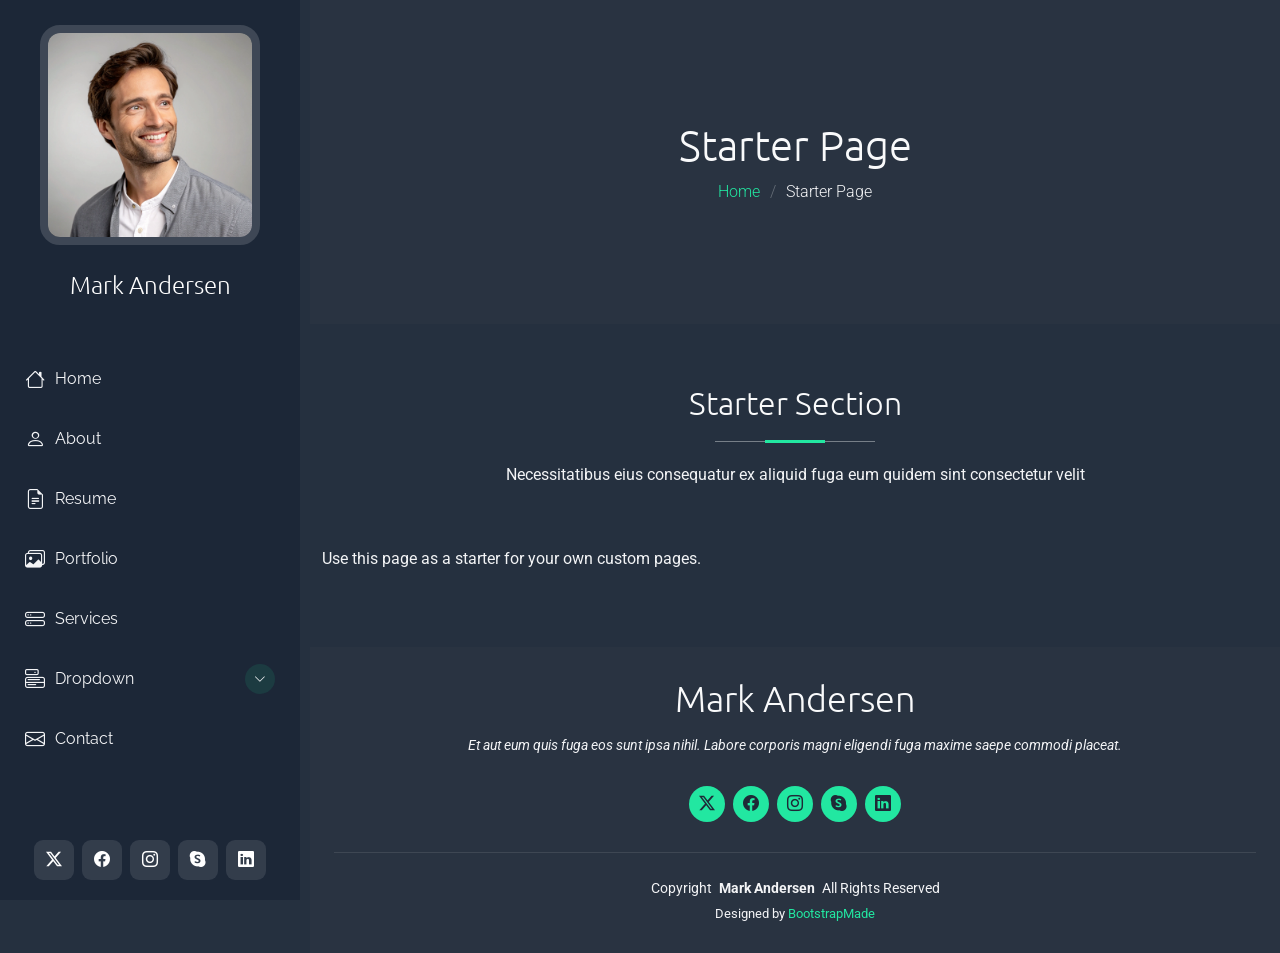
<file: starter-page.html>
<!DOCTYPE html>
<html lang="en">

<head>
  <meta charset="utf-8">
  <meta content="width=device-width, initial-scale=1.0" name="viewport">
  <title>Starter Page - MyPage Bootstrap Template</title>
  <meta name="description" content="">
  <meta name="keywords" content="">

  <!-- Favicons -->
  <link href="assets/img/favicon.png" rel="icon">
  <link href="assets/img/apple-touch-icon.png" rel="apple-touch-icon">

  <!-- Fonts -->
  <link href="https://fonts.googleapis.com" rel="preconnect">
  <link href="https://fonts.gstatic.com" rel="preconnect" crossorigin>
  <link href="https://fonts.googleapis.com/css2?family=Roboto:ital,wght@0,100;0,300;0,400;0,500;0,700;0,900;1,100;1,300;1,400;1,500;1,700;1,900&family=Raleway:ital,wght@0,100;0,200;0,300;0,400;0,500;0,600;0,700;0,800;0,900;1,100;1,200;1,300;1,400;1,500;1,600;1,700;1,800;1,900&family=Ubuntu:ital,wght@0,300;0,400;0,500;0,700;1,300;1,400;1,500;1,700&display=swap" rel="stylesheet">

  <!-- Vendor CSS Files -->
  <link href="assets/vendor/bootstrap/css/bootstrap.min.css" rel="stylesheet">
  <link href="assets/vendor/bootstrap-icons/bootstrap-icons.css" rel="stylesheet">
  <link href="assets/vendor/aos/aos.css" rel="stylesheet">
  <link href="assets/vendor/glightbox/css/glightbox.min.css" rel="stylesheet">
  <link href="assets/vendor/swiper/swiper-bundle.min.css" rel="stylesheet">

  <!-- Main CSS File -->
  <link href="assets/css/main.css" rel="stylesheet">

  <!-- =======================================================
  * Template Name: MyPage
  * Template URL: https://bootstrapmade.com/mypage-bootstrap-personal-template/
  * Updated: Sep 20 2025 with Bootstrap v5.3.8
  * Author: BootstrapMade.com
  * License: https://bootstrapmade.com/license/
  ======================================================== -->
</head>

<body class="starter-page-page">

  <header id="header" class="header dark-background d-flex flex-column justify-content-between">
    <i class="header-toggle d-xl-none bi bi-list"></i>

    <div class="header-top">
      <div class="profile-img">
        <img src="assets/img/profile/profile-square-14.webp" alt="" class="img-fluid">
      </div>

      <a href="index.html" class="logo d-flex align-items-center justify-content-center">
        <!-- Uncomment the line below if you also wish to use an image logo -->
        <!-- <img src="assets/img/logo.webp" alt=""> -->
        <h1 class="sitename">Mark Andersen</h1>
      </a>

    </div>

    <nav id="navmenu" class="navmenu">
      <ul>
        <li><a href="#hero"><i class="bi bi-house navicon"></i>Home</a></li>
        <li><a href="#about"><i class="bi bi-person navicon"></i> About</a></li>
        <li><a href="#resume"><i class="bi bi-file-earmark-text navicon"></i> Resume</a></li>
        <li><a href="#portfolio"><i class="bi bi-images navicon"></i> Portfolio</a></li>
        <li><a href="#services"><i class="bi bi-hdd-stack navicon"></i> Services</a></li>
        <li class="dropdown"><a href="#"><i class="bi bi-menu-button navicon"></i> <span>Dropdown</span> <i class="bi bi-chevron-down toggle-dropdown"></i></a>
          <ul>
            <li><a href="#">Dropdown 1</a></li>
            <li class="dropdown"><a href="#"><span>Deep Dropdown</span> <i class="bi bi-chevron-down toggle-dropdown"></i></a>
              <ul>
                <li><a href="#">Deep Dropdown 1</a></li>
                <li><a href="#">Deep Dropdown 2</a></li>
                <li><a href="#">Deep Dropdown 3</a></li>
                <li><a href="#">Deep Dropdown 4</a></li>
                <li><a href="#">Deep Dropdown 5</a></li>
              </ul>
            </li>
            <li><a href="#">Dropdown 2</a></li>
            <li><a href="#">Dropdown 3</a></li>
            <li><a href="#">Dropdown 4</a></li>
          </ul>
        </li>
        <li><a href="#contact"><i class="bi bi-envelope navicon"></i> Contact</a></li>
      </ul>
    </nav>

    <div class="social-links text-center">
      <a href="#" class="twitter"><i class="bi bi-twitter-x"></i></a>
      <a href="#" class="facebook"><i class="bi bi-facebook"></i></a>
      <a href="#" class="instagram"><i class="bi bi-instagram"></i></a>
      <a href="#" class="google-plus"><i class="bi bi-skype"></i></a>
      <a href="#" class="linkedin"><i class="bi bi-linkedin"></i></a>
    </div>
  </header>

  <main class="main">

    <!-- Page Title -->
    <div class="page-title light-background">
      <div class="container">
        <h1>Starter Page</h1>
        <nav class="breadcrumbs">
          <ol>
            <li><a href="index.html">Home</a></li>
            <li class="current">Starter Page</li>
          </ol>
        </nav>
      </div>
    </div><!-- End Page Title -->

    <!-- Starter Section Section -->
    <section id="starter-section" class="starter-section section">

      <!-- Section Title -->
      <div class="container section-title" data-aos="fade-up">
        <h2>Starter Section</h2>
        <p>Necessitatibus eius consequatur ex aliquid fuga eum quidem sint consectetur velit</p>
      </div><!-- End Section Title -->

      <div class="container" data-aos="fade-up">
        <p>Use this page as a starter for your own custom pages.</p>
      </div>

    </section><!-- /Starter Section Section -->

  </main>

  <footer id="footer" class="footer light-background">
    <div class="container">
      <h3 class="sitename">Mark Andersen</h3>
      <p>Et aut eum quis fuga eos sunt ipsa nihil. Labore corporis magni eligendi fuga maxime saepe commodi placeat.</p>
      <div class="social-links d-flex justify-content-center">
        <a href=""><i class="bi bi-twitter-x"></i></a>
        <a href=""><i class="bi bi-facebook"></i></a>
        <a href=""><i class="bi bi-instagram"></i></a>
        <a href=""><i class="bi bi-skype"></i></a>
        <a href=""><i class="bi bi-linkedin"></i></a>
      </div>
      <div class="container">
        <div class="copyright">
          <span>Copyright</span> <strong class="px-1 sitename">Mark Andersen</strong> <span>All Rights Reserved</span>
        </div>
        <div class="credits">
          <!-- All the links in the footer should remain intact. -->
          <!-- You can delete the links only if you've purchased the pro version. -->
          <!-- Licensing information: https://bootstrapmade.com/license/ -->
          <!-- Purchase the pro version with working PHP/AJAX contact form: [buy-url] -->
          Designed by <a href="https://bootstrapmade.com/">BootstrapMade</a>
        </div>
      </div>
    </div>
  </footer>

  <!-- Scroll Top -->
  <a href="#" id="scroll-top" class="scroll-top d-flex align-items-center justify-content-center"><i class="bi bi-arrow-up-short"></i></a>

  <!-- Preloader -->
  <div id="preloader"></div>

  <!-- Vendor JS Files -->
  <script src="assets/vendor/bootstrap/js/bootstrap.bundle.min.js"></script>
  <script src="assets/vendor/php-email-form/validate.js"></script>
  <script src="assets/vendor/aos/aos.js"></script>
  <script src="assets/vendor/purecounter/purecounter_vanilla.js"></script>
  <script src="assets/vendor/typed.js/typed.umd.js"></script>
  <script src="assets/vendor/waypoints/noframework.waypoints.js"></script>
  <script src="assets/vendor/imagesloaded/imagesloaded.pkgd.min.js"></script>
  <script src="assets/vendor/isotope-layout/isotope.pkgd.min.js"></script>
  <script src="assets/vendor/glightbox/js/glightbox.min.js"></script>
  <script src="assets/vendor/swiper/swiper-bundle.min.js"></script>

  <!-- Main JS File -->
  <script src="assets/js/main.js"></script>

</body>

</html>
</file>
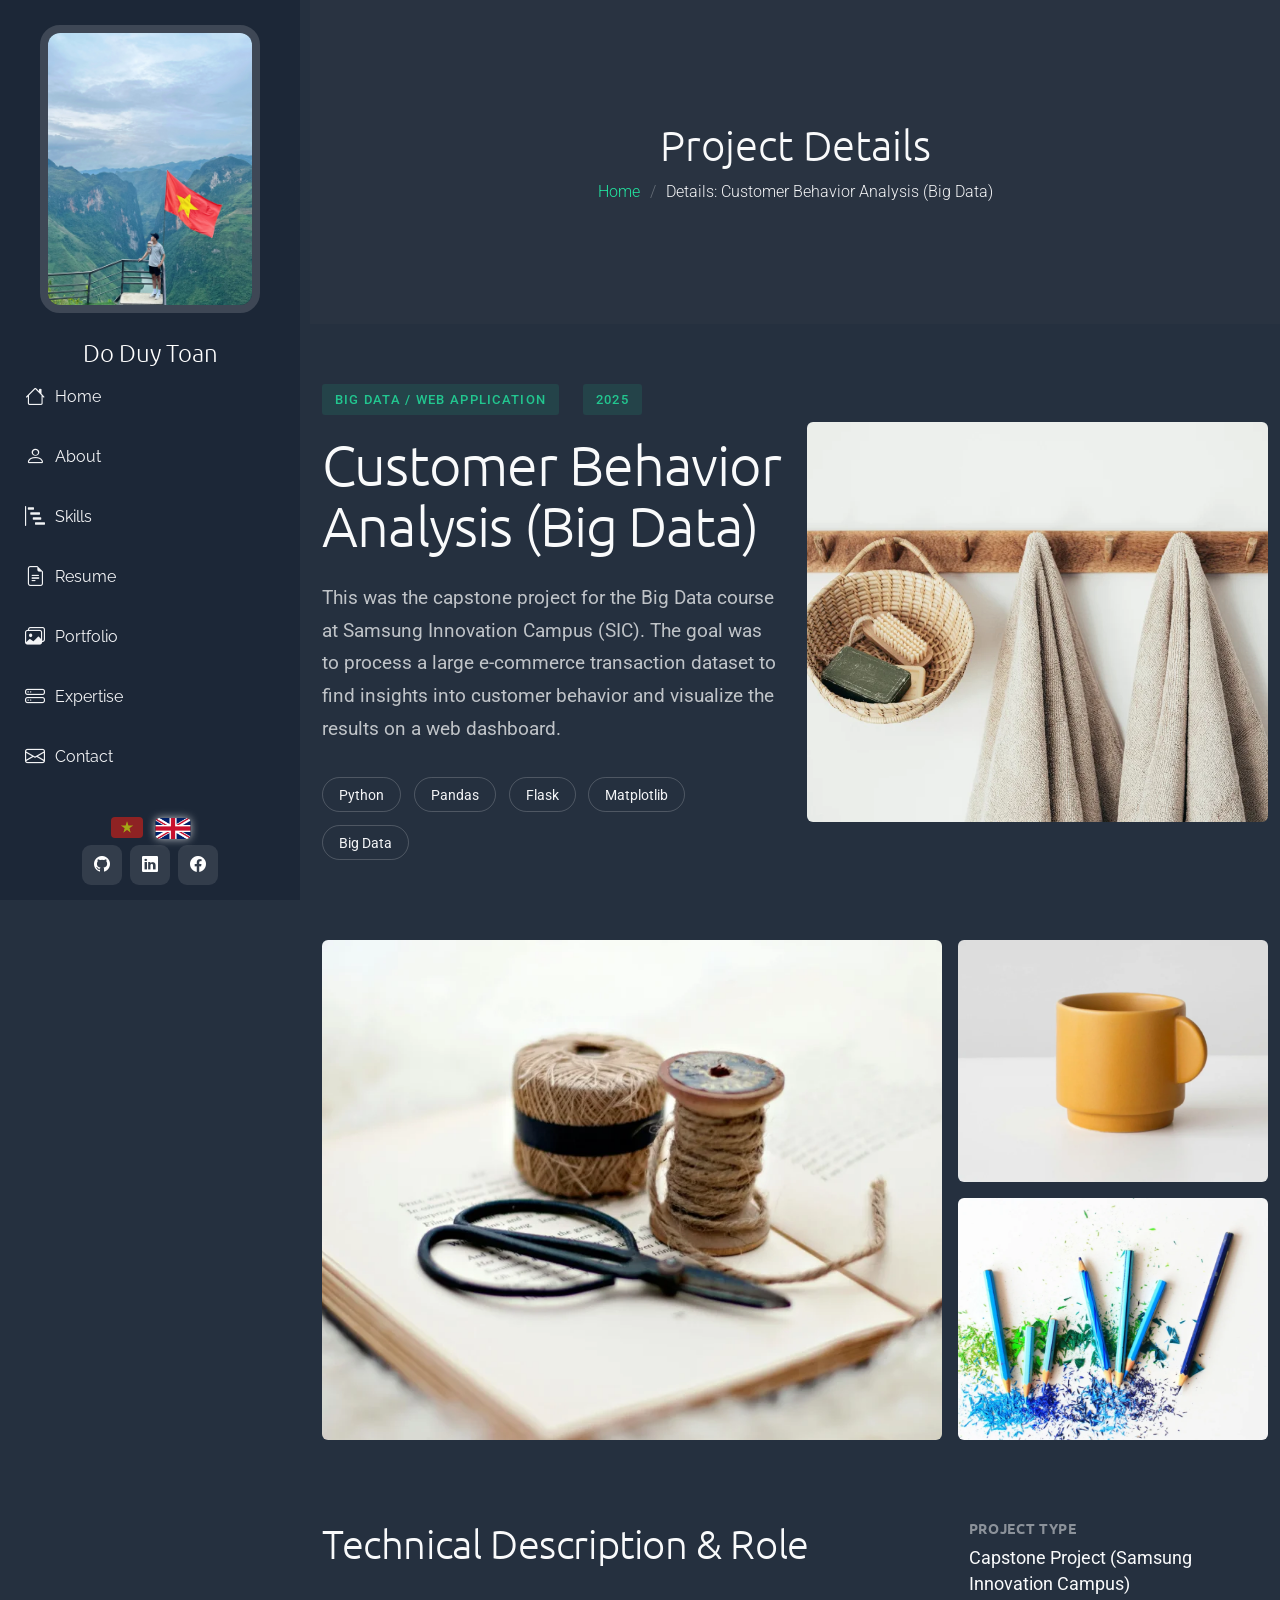
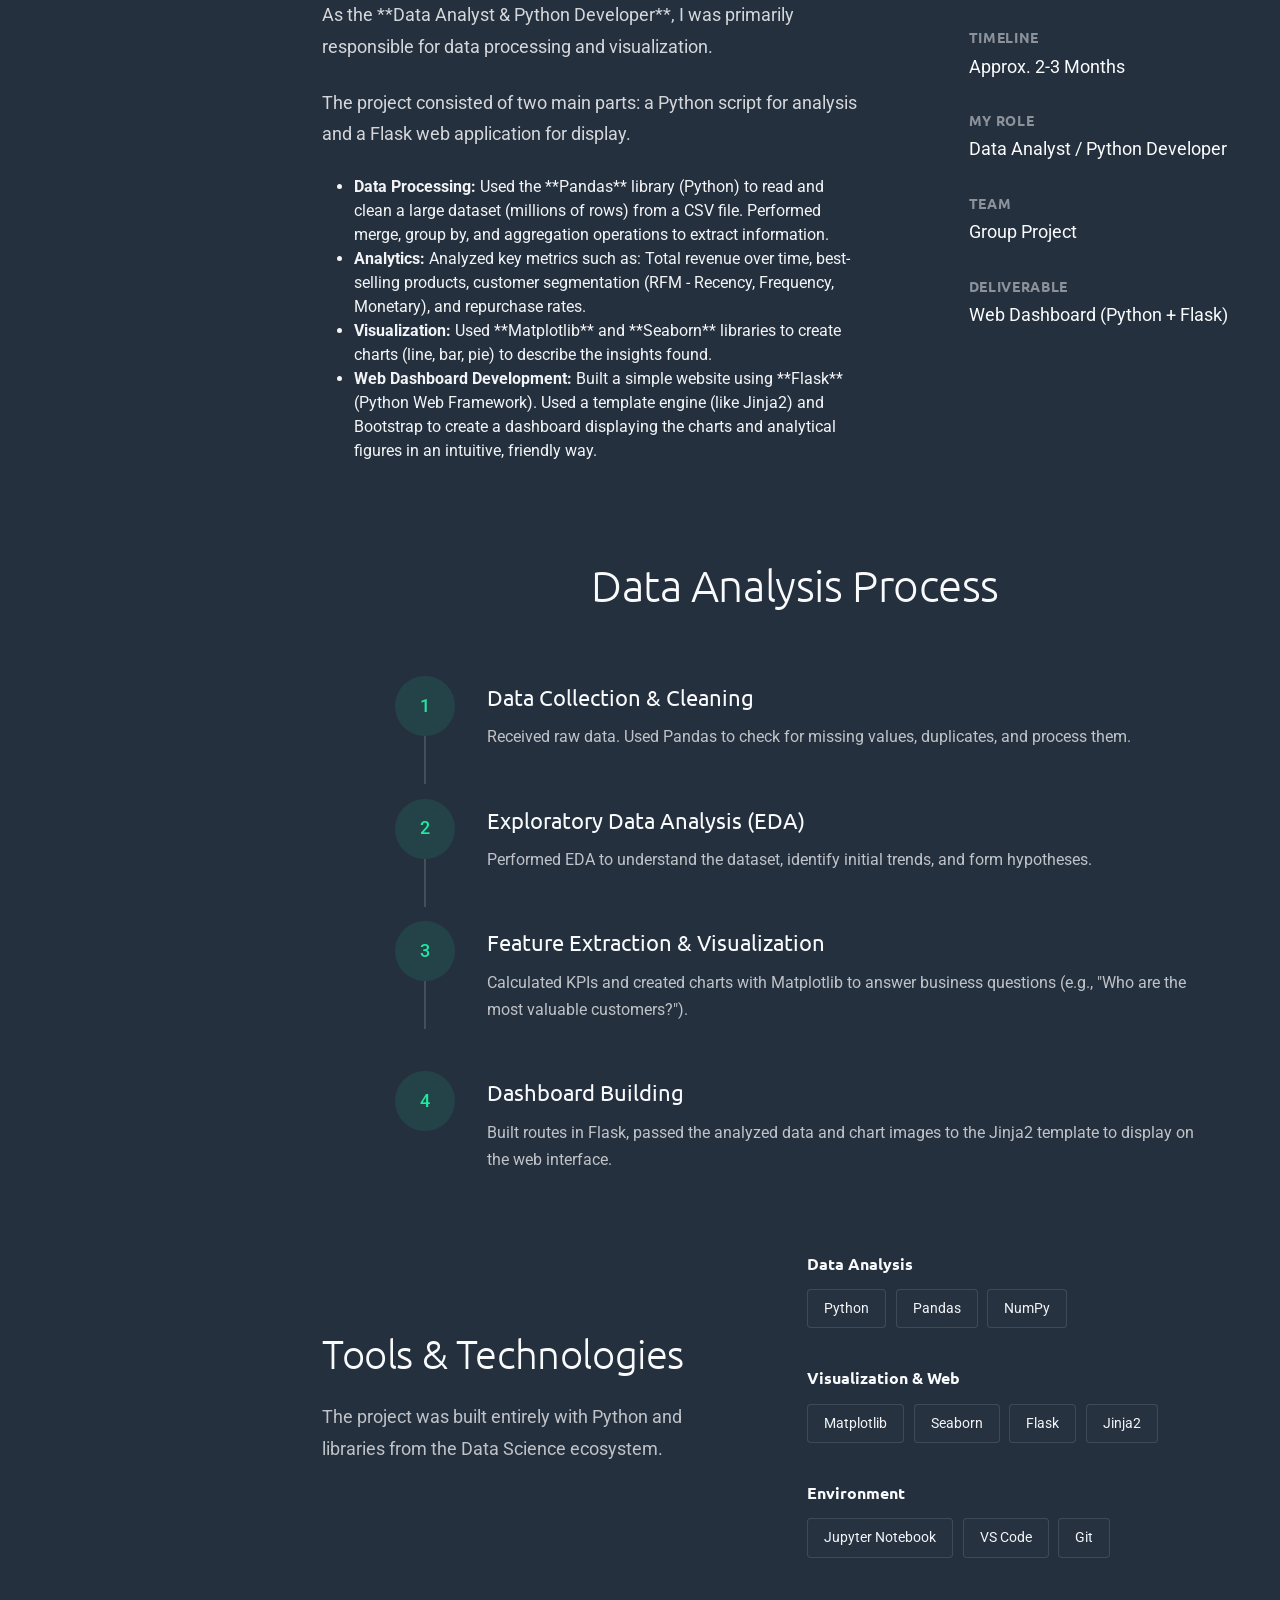
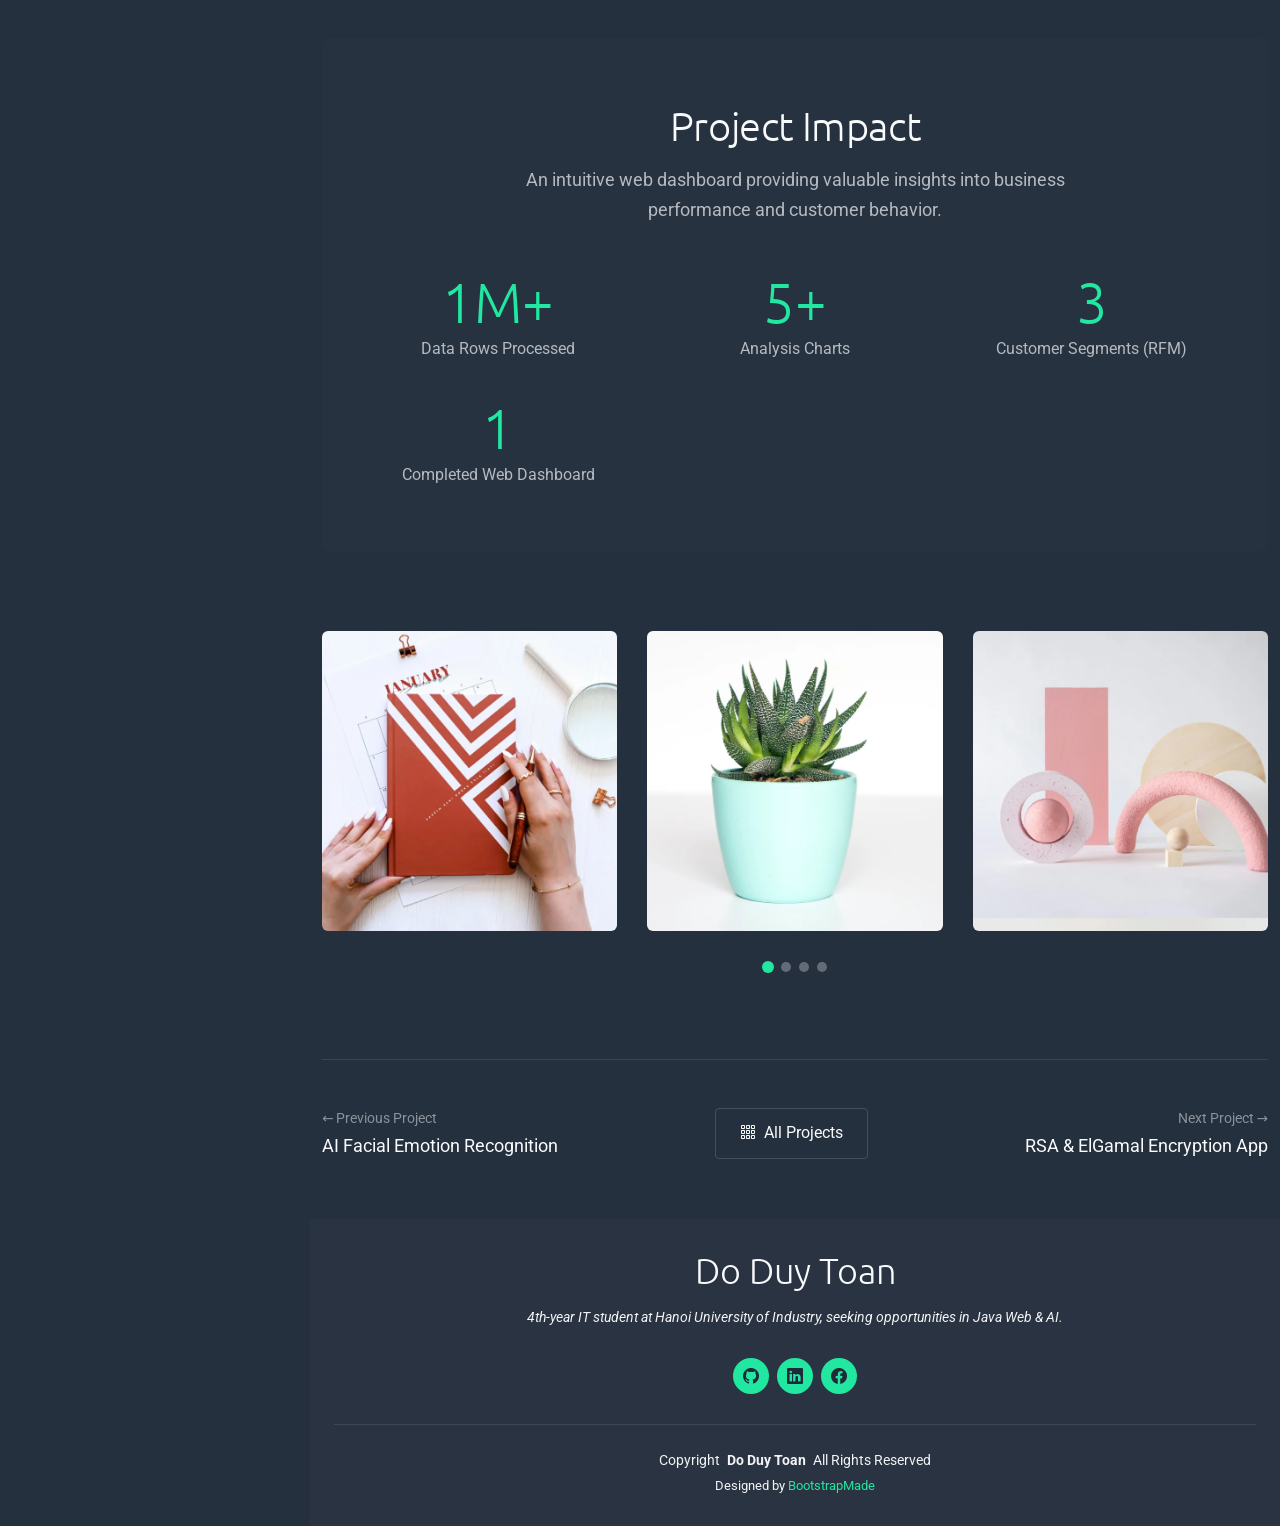
<file: en/project-bigdata.html>
<!DOCTYPE html>
<html lang="en">

<head>
  <meta charset="utf-8">
  <meta content="width=device-width, initial-scale=1.0" name="viewport">
  <title>Project Details - Customer Behavior Analysis (Big Data)</title>
  <meta name="description" content="Project details for the Customer Behavior Analysis (Big Data - Python, Pandas, Flask) by Do Duy Toan.">
  <meta name="keywords" content="Do Duy Toan, Big Data, Python, Pandas, Flask, Data Analysis, SIC">

  <link href="../assets/img/favicon.png" rel="icon">
  <link href="../assets/img/apple-touch-icon.png" rel="apple-touch-icon"> <link href="https://fonts.googleapis.com" rel="preconnect">
  <link href="https://fonts.gstatic.com" rel="preconnect" crossorigin>
  <link href="https://fonts.googleapis.com/css2?family=Roboto:ital,wght@0,100;0,300;0,400;0,500;0,700;0,900;1,100;1,300;1,400;1,500;1,700;1,900&family=Raleway:ital,wght@0,100;0,200;0,300;0,400;0,500;0,600;0,700;0,800;0,900;1,100;1,200;1,300;1,400;1,500;1,600;1,700;1,800;1,900&family=Ubuntu:ital,wght@0,300;0,400;0,500;0,700;1,300;1,400;1,500;1,700&display=swap" rel="stylesheet">

  <link href="../assets/vendor/bootstrap/css/bootstrap.min.css" rel="stylesheet">
  <link href="../assets/vendor/bootstrap-icons/bootstrap-icons.css" rel="stylesheet">
  <link href="../assets/vendor/aos/aos.css" rel="stylesheet">
  <link href="../assets/vendor/glightbox/css/glightbox.min.css" rel="stylesheet">
  <link href="../assets/vendor/swiper/swiper-bundle.min.css" rel="stylesheet">

  <link href="../assets/css/main.css" rel="stylesheet">

</head>

<body class="portfolio-details-page">

  <header id="header" class="header dark-background d-flex flex-column justify-content-between">
    <i class="header-toggle d-xl-none bi bi-list"></i>

    <div class="header-top">
      <div class="profile-img">
        <img src="../assets/img/profile/avatar_index.jpg" alt="" class="img-fluid">
      </div>

      <a href="index.html" class="logo d-flex align-items-center justify-content-center">
        <h1 class="sitename">Do Duy Toan</h1>
      </a>

    </div>

    <nav id="navmenu" class="navmenu">
      <ul>
        <li><a href="index.html#hero"><i class="bi bi-house navicon"></i>Home</a></li>
        <li><a href="index.html#about"><i class="bi bi-person navicon"></i> About</a></li>
        <li><a href="index.html#skills"><i class="bi bi-bar-chart-steps navicon"></i> Skills</a></li>
        <li><a href="index.html#resume"><i class="bi bi-file-earmark-text navicon"></i> Resume</a></li>
        <li><a href="index.html#portfolio"><i class="bi bi-images navicon"></i> Portfolio</a></li>
        <li><a href="index.html#services"><i class="bi bi-hdd-stack navicon"></i> Expertise</a></li>
        <li><a href="index.html#contact"><i class="bi bi-envelope navicon"></i> Contact</a></li>
      </ul>
    </nav>

    <div class="language-switcher">
      <a href="../du-an-bigdata.html" class="lang-vi" title="Tiếng Việt">
        <img src="../assets/img/flags/vi.png" alt="Tiếng Việt">
      </a>
      <a href="#" class="lang-en active" title="English"> <img src="../assets/img/flags/en.png" alt="English">
      </a>
    </div>

    <div class="social-links text-center">
      <a href="https://github.com/toando22" target="_blank" class="github"><i class="bi bi-github"></i></a>
      <a href="#" class="linkedin"><i class="bi bi-linkedin"></i></a>
      <a href="#" class="facebook"><i class="bi bi-facebook"></i></a>
    </div>

  </header>

  <main class="main">

    <div class="page-title light-background">
      <div class="container">
        <h1>Project Details</h1>
        <nav class="breadcrumbs">
          <ol>
            <li><a href="index.html">Home</a></li>
            <li class="current">Details: Customer Behavior Analysis (Big Data)</li>
          </ol>
        </nav>
      </div>
    </div><section id="portfolio-details" class="portfolio-details section">

      <div class="container" data-aos="fade-up" data-aos-delay="100">

        <div class="hero-section">
          <div class="row align-items-center">
            <div class="col-lg-6" data-aos="fade-right">
              <div class="project-header">
                <div class="project-meta">
                  <span class="category">Big Data / Web Application</span>
                  <span class="year">2025</span>
                </div>
                <h1 class="project-title">Customer Behavior Analysis (Big Data)</h1>
                <p class="project-summary">This was the capstone project for the Big Data course at Samsung Innovation Campus (SIC). The goal was to process a large e-commerce transaction dataset to find insights into customer behavior and visualize the results on a web dashboard.</p>
                <div class="project-tags">
                  <span class="tag">Python</span>
                  <span class="tag">Pandas</span>
                  <span class="tag">Flask</span>
                  <span class="tag">Matplotlib</span>
                  <span class="tag">Big Data</span>
                </div>
              </div>
            </div>
            <div class="col-lg-6" data-aos="fade-left" data-aos-delay="200">
              <div class="hero-image">
                <img src="../assets/img/portfolio/portfolio-11.webp" alt="Big Data Dashboard Project" class="img-fluid" loading="lazy">
              </div>
            </div>
          </div>
        </div>

        <div class="visual-showcase" data-aos="fade-up" data-aos-delay="100">
          <div class="showcase-gallery">
            <div class="gallery-item large" data-aos="zoom-in" data-aos-delay="150">
              <img src="../assets/img/portfolio/portfolio-7.webp" alt="Analysis Dashboard" class="img-fluid glightbox">
            </div>
            <div class="gallery-item" data-aos="fade-up" data-aos-delay="200">
              <img src="../assets/img/portfolio/portfolio-5.webp" alt="Revenue Chart" class="img-fluid glightbox">
            </div>
            <div class="gallery-item" data-aos="fade-up" data-aos-delay="250">
              <img src="../assets/img/portfolio/portfolio-8.webp" alt="Product Analysis" class="img-fluid glightbox">
            </div>
          </div>
        </div>

        <div class="content-section">
          <div class="row">
            <div class="col-lg-7" data-aos="fade-up" data-aos-delay="100">
              <div class="main-content">
                <h2>Technical Description & Role</h2>
                <p>As the **Data Analyst & Python Developer**, I was primarily responsible for data processing and visualization.</p>
                <p>The project consisted of two main parts: a Python script for analysis and a Flask web application for display.</p>
                <ul>
                  <li><strong>Data Processing:</strong> Used the **Pandas** library (Python) to read and clean a large dataset (millions of rows) from a CSV file. Performed merge, group by, and aggregation operations to extract information.</li>
                  <li><strong>Analytics:</strong> Analyzed key metrics such as: Total revenue over time, best-selling products, customer segmentation (RFM - Recency, Frequency, Monetary), and repurchase rates.</li>
                  <li><strong>Visualization:</strong> Used **Matplotlib** and **Seaborn** libraries to create charts (line, bar, pie) to describe the insights found.</li>
                  <li><strong>Web Dashboard Development:</strong> Built a simple website using **Flask** (Python Web Framework). Used a template engine (like Jinja2) and Bootstrap to create a dashboard displaying the charts and analytical figures in an intuitive, friendly way.</li>
                </ul>
              </div>
            </div>
            <div class="col-lg-4 offset-lg-1" data-aos="fade-up" data-aos-delay="200">
              <div class="project-specs">
                <div class="spec-item">
                  <h5>Project Type</h5>
                  <p>Capstone Project (Samsung Innovation Campus)</p>
                </div>
                <div class="spec-item">
                  <h5>Timeline</h5>
                  <p>Approx. 2-3 Months</p>
                </div>
                <div class="spec-item">
                  <h5>My Role</h5>
                  <p>Data Analyst / Python Developer</p>
                </div>
                <div class="spec-item">
                  <h5>Team</h5>
                  <p>Group Project</p>
                </div>
                <div class="spec-item">
                  <h5>Deliverable</h5>
                  <p>Web Dashboard (Python + Flask)</p>
                </div>
              </div>
            </div>
          </div>
        </div>

        <div class="process-timeline" data-aos="fade-up" data-aos-delay="100">
          <div class="timeline-header">
            <h2>Data Analysis Process</h2>
          </div>
          <div class="timeline-steps">
            <div class="timeline-item" data-aos="fade-up" data-aos-delay="150">
              <div class="step-marker">
                <span class="step-number">1</span>
              </div>
              <div class="step-content">
                <h4>Data Collection & Cleaning</h4>
                <p>Received raw data. Used Pandas to check for missing values, duplicates, and process them.</p>
              </div>
            </div>
            <div class="timeline-item" data-aos="fade-up" data-aos-delay="200">
              <div class="step-marker">
                <span class="step-number">2</span>
              </div>
              <div class="step-content">
                <h4>Exploratory Data Analysis (EDA)</h4>
                <p>Performed EDA to understand the dataset, identify initial trends, and form hypotheses.</p>
              </div>
            </div>
            <div class="timeline-item" data-aos="fade-up" data-aos-delay="250">
              <div class="step-marker">
                <span class="step-number">3</span>
              </div>
              <div class="step-content">
                <h4>Feature Extraction & Visualization</h4>
                <p>Calculated KPIs and created charts with Matplotlib to answer business questions (e.g., "Who are the most valuable customers?").</p>
              </div>
            </div>
            <div class="timeline-item" data-aos="fade-up" data-aos-delay="300">
              <div class="step-marker">
                <span class="step-number">4</span>
              </div>
              <div class="step-content">
                <h4>Dashboard Building</h4>
                <p>Built routes in Flask, passed the analyzed data and chart images to the Jinja2 template to display on the web interface.</p>
              </div>
            </div>
          </div>
        </div>

        <div class="tools-section" data-aos="fade-up" data-aos-delay="100">
          <div class="row align-items-center">
            <div class="col-lg-5">
              <h2>Tools & Technologies</h2>
              <p>The project was built entirely with Python and libraries from the Data Science ecosystem.</p>
            </div>
            <div class="col-lg-6 offset-lg-1">
              <div class="tools-grid">
                <div class="tool-category" data-aos="fade-up" data-aos-delay="150">
                  <h5>Data Analysis</h5>
                  <div class="tool-list">
                    <span class="tool-item">Python</span>
                    <span class="tool-item">Pandas</span>
                    <span class="tool-item">NumPy</span>
                  </div>
                </div>
                <div class="tool-category" data-aos="fade-up" data-aos-delay="200">
                  <h5>Visualization & Web</h5>
                  <div class="tool-list">
                    <span class="tool-item">Matplotlib</span>
                    <span class="tool-item">Seaborn</span>
                    <span class="tool-item">Flask</span>
                    <span class="tool-item">Jinja2</span>
                  </div>
                </div>
                <div class="tool-category" data-aos="fade-up" data-aos-delay="250">
                  <h5>Environment</h5>
                  <div class="tool-list">
                    <span class="tool-item">Jupyter Notebook</span>
                    <span class="tool-item">VS Code</span>
                    <span class="tool-item">Git</span>
                  </div>
                </div>
              </div>
            </div>
          </div>
        </div>

        <div class="impact-metrics" data-aos="fade-up" data-aos-delay="100">
          <div class="metrics-container">
            <div class="metrics-header">
              <h2>Project Impact</h2>
              <p>An intuitive web dashboard providing valuable insights into business performance and customer behavior.</p>
            </div>
            <div class="metrics-grid">
              <div class="metric-card" data-aos="fade-up" data-aos-delay="150">
                <div class="metric-value">1M+</div>
                <div class="metric-label">Data Rows Processed</div>
              </div>
              <div class="metric-card" data-aos="fade-up" data-aos-delay="200">
                <div class="metric-value">5+</div>
                <div class="metric-label">Analysis Charts</div>
              </div>
              <div class="metric-card" data-aos="fade-up" data-aos-delay="250">
                <div class="metric-value">3</div>
                <div class="metric-label">Customer Segments (RFM)</div>
              </div>
              <div class="metric-card" data-aos="fade-up" data-aos-delay="300">
                <div class="metric-value">1</div>
                <div class="metric-label">Completed Web Dashboard</div>
              </div>
            </div>
          </div>
        </div>

        <div class="additional-gallery" data-aos="fade-up" data-aos-delay="100">
          <div class="gallery-slider swiper init-swiper">
            <script type="application/json" class="swiper-config">
              {
                "loop": true,
                "speed": 600,
                "autoplay": {
                  "delay": 4000
                },
                "slidesPerView": 1,
                "spaceBetween": 30,
                "breakpoints": {
                  "768": {
                    "slidesPerView": 2
                  },
                  "1200": {
                    "slidesPerView": 3
                  }
                },
                "pagination": {
                  "el": ".swiper-pagination",
                  "type": "bullets",
                  "clickable": true
                }
              }
            </script>
            <div class="swiper-wrapper">
              <div class="swiper-slide">
                <img src="../assets/img/portfolio/portfolio-12.webp" alt="Project detail" class="img-fluid glightbox" loading="lazy">
              </div>
              <div class="swiper-slide">
                <img src="../assets/img/portfolio/portfolio-2.webp" alt="Project detail" class="img-fluid glightbox" loading="lazy">
              </div>
              <div class="swiper-slide">
                <img src="../assets/img/portfolio/portfolio-6.webp" alt="Project detail" class="img-fluid glightbox" loading="lazy">
              </div>
              <div class="swiper-slide">
                <img src="../assets/img/portfolio/portfolio-10.webp" alt="Project detail" class="img-fluid glightbox" loading="lazy">
              </div>
            </div>
            <div class="swiper-pagination"></div>
          </div>
        </div>

        <div class="project-nav" data-aos="fade-up" data-aos-delay="100">
          <div class="nav-wrapper">
            <a href="project-ai-emotion.html" class="nav-link prev-project">
              <div class="nav-content">
                <span class="nav-direction">← Previous Project</span>
                <span class="nav-title">AI Facial Emotion Recognition</span>
              </div>
            </a>
            <a href="index.html#portfolio" class="nav-link all-projects">
              <i class="bi bi-grid-3x3-gap"></i>
              <span>All Projects</span>
            </a>
            <a href="project-crypto.html" class="nav-link next-project">
              <div class="nav-content">
                <span class="nav-direction">Next Project →</span>
                <span class="nav-title">RSA & ElGamal Encryption App</span>
              </div>
            </a>
          </div>
        </div>

      </div>

    </section></main>

  <footer id="footer" class="footer light-background">
    <div class="container">
      <h3 class="sitename">Do Duy Toan</h3>
      <p>4th-year IT student at Hanoi University of Industry, seeking opportunities in Java Web & AI.</p>
      <div class="social-links d-flex justify-content-center">
        <a href="https://github.com/toando22" target="_blank"><i class="bi bi-github"></i></a>
        <a href="#"><i class="bi bi-linkedin"></i></a>
        <a href="#"><i class="bi bi-facebook"></i></a>
      </div>
      <div class="container">
        <div class="copyright">
          <span>Copyright</span> <strong class="px-1 sitename">Do Duy Toan</strong> <span>All Rights Reserved</span>
        </div>
        <div class="credits">
          Designed by <a href="https://bootstrapmade.com/">BootstrapMade</a>
        </div>
      </div>
    </div>
  </footer>

  <a href="#" id="scroll-top" class="scroll-top d-flex align-items-center justify-content-center"><i class="bi bi-arrow-up-short"></i></a>

  <div id="preloader"></div>

  <script src="../assets/vendor/bootstrap/js/bootstrap.bundle.min.js"></script>
  <script src="../assets/vendor/aos/aos.js"></script>
  <script src="../assets/vendor/purecounter/purecounter_vanilla.js"></script>
  <script src="../assets/vendor/typed.js/typed.umd.js"></script>
  <script src="../assets/vendor/waypoints/noframework.waypoints.js"></script>
  <script src="../assets/vendor/imagesloaded/imagesloaded.pkgd.min.js"></script>
  <script src="../assets/vendor/isotope-layout/isotope.pkgd.min.js"></script>
  <script src="../assets/vendor/glightbox/js/glightbox.min.js"></script>
  <script src="../assets/vendor/swiper/swiper-bundle.min.js"></script>

  <script src="../assets/js/main.js"></script>

</body>

</html>
</file>
<file: assets/css/main.css>
/**
* Template Name: MyPage
* Template URL: https://bootstrapmade.com/mypage-bootstrap-personal-template/
* Updated: Sep 20 2025 with Bootstrap v5.3.8
* Author: BootstrapMade.com
* License: https://bootstrapmade.com/license/
*/

/*--------------------------------------------------------------
# Font & Color Variables
# Help: https://bootstrapmade.com/color-system/
--------------------------------------------------------------*/
/* Fonts */
:root {
  --default-font: "Roboto",  system-ui, -apple-system, "Segoe UI", Roboto, "Helvetica Neue", Arial, "Noto Sans", "Liberation Sans", sans-serif, "Apple Color Emoji", "Segoe UI Emoji", "Segoe UI Symbol", "Noto Color Emoji";
  --heading-font: "Ubuntu",  sans-serif;
  --nav-font: "Raleway",  sans-serif;
}

/* Global Colors - The following color variables are used throughout the website. Updating them here will change the color scheme of the entire website */
:root { 
  --background-color: #25303f; /* Background color for the entire website, including individual sections */
  --default-color: #f3f4f6; /* Default color used for the majority of the text content across the entire website */
  --heading-color: #f9fafb; /* Color for headings, subheadings and title throughout the website */
  --accent-color: #22e7a1; /* Accent color that represents your brand on the website. It's used for buttons, links, and other elements that need to stand out */
  --surface-color: #293443; /* The surface color is used as a background of boxed elements within sections, such as cards, icon boxes, or other elements that require a visual separation from the global background. */
  --contrast-color: #1f2937; /* Contrast color for text, ensuring readability against backgrounds of accent, heading, or default colors. */
}

/* Nav Menu Colors - The following color variables are used specifically for the navigation menu. They are separate from the global colors to allow for more customization options */
:root {
  --nav-color: #f3f4f6;  /* The default color of the main navmenu links */
  --nav-hover-color: #22e7a1; /* Applied to main navmenu links when they are hovered over or active */
  --nav-mobile-background-color: #38485f; /* Used as the background color for mobile navigation menu */
  --nav-dropdown-background-color: #38485f; /* Used as the background color for dropdown items that appear when hovering over primary navigation items */
  --nav-dropdown-color: #f3f4f6; /* Used for navigation links of the dropdown items in the navigation menu. */
  --nav-dropdown-hover-color: #22e7a1; /* Similar to --nav-hover-color, this color is applied to dropdown navigation links when they are hovered over. */
}

/* Color Presets - These classes override global colors when applied to any section or element, providing reuse of the sam color scheme. */

.light-background {
  --background-color: #293341;
  --surface-color: #4b607f;
}

.dark-background {
  --background-color: #1c2737;
  --default-color: #ffffff;
  --heading-color: #ffffff;
  --surface-color: #151f2b;
  --contrast-color: #ffffff;
}

/* Smooth scroll */
:root {
  scroll-behavior: smooth;
}

/*--------------------------------------------------------------
# General Styling & Shared Classes
--------------------------------------------------------------*/
body {
  color: var(--default-color);
  background-color: var(--background-color);
  font-family: var(--default-font);
}

a {
  color: var(--accent-color);
  text-decoration: none;
  transition: 0.3s;
}

a:hover {
  color: color-mix(in srgb, var(--accent-color), transparent 25%);
  text-decoration: none;
}

h1,
h2,
h3,
h4,
h5,
h6 {
  color: var(--heading-color);
  font-family: var(--heading-font);
}

/* PHP Email Form Messages
------------------------------*/
.php-email-form .error-message {
  display: none;
  background: #df1529;
  color: #ffffff;
  text-align: left;
  padding: 15px;
  margin-bottom: 24px;
  font-weight: 600;
}

.php-email-form .sent-message {
  display: none;
  color: #ffffff;
  background: #059652;
  text-align: center;
  padding: 15px;
  margin-bottom: 24px;
  font-weight: 600;
}

.php-email-form .loading {
  display: none;
  background: var(--surface-color);
  text-align: center;
  padding: 15px;
  margin-bottom: 24px;
}

.php-email-form .loading:before {
  content: "";
  display: inline-block;
  border-radius: 50%;
  width: 24px;
  height: 24px;
  margin: 0 10px -6px 0;
  border: 3px solid var(--accent-color);
  border-top-color: var(--surface-color);
  animation: php-email-form-loading 1s linear infinite;
}

@keyframes php-email-form-loading {
  0% {
    transform: rotate(0deg);
  }

  100% {
    transform: rotate(360deg);
  }
}

/*--------------------------------------------------------------
# Global Header
--------------------------------------------------------------*/
.header {
  color: var(--default-color);
  background-color: var(--background-color);
  position: fixed;
  top: 0;
  left: 0;
  bottom: 0;
  padding: 0 15px;
  width: 300px;
  transition: all ease-in-out 0.3s;
  overflow-y: auto;
  z-index: 997;
}

.header .profile-img img {
  margin: 25px auto;
  display: block;
  border-radius: 20px;
  max-width: 220px;
  border: 8px solid color-mix(in srgb, var(--default-color), transparent 85%);
}

.header .logo {
  line-height: 1;
}

.header .logo img {
  max-height: 32px;
  margin-right: 8px;
}

.header .logo h1 {
  font-size: 24px;
  margin: 0;
  font-weight: 300;
  color: var(--heading-color);
}

.header .social-links {
  margin: 0 0 20px 0;
}

.header .social-links a {
  font-size: 16px;
  display: inline-flex;
  align-items: center;
  justify-content: center;
  background: color-mix(in srgb, var(--default-color), transparent 90%);
  color: var(--default-color);
  margin: 0 2px;
  border-radius: 9px;
  text-align: center;
  width: 40px;
  height: 40px;
  transition: 0.3s;
}

.header .social-links a:hover {
  color: var(--contrast-color);
  background: var(--accent-color);
}

@media (min-width: 1200px) {

  .header~main,
  .header~#footer {
    margin-left: 310px;
  }
}

@media (max-width: 1199px) {
  .header {
    left: -100%;
  }
}

.header.header-show {
  left: 0;
}

.header .header-toggle {
  color: var(--background-color);
  background-color: var(--accent-color);
  font-size: 22px;
  display: flex;
  align-items: center;
  justify-content: center;
  width: 40px;
  height: 40px;
  border-radius: 9px;
  cursor: pointer;
  position: fixed;
  top: 15px;
  right: 15px;
  z-index: 9999;
  transition: 0.3s;
}

.header .header-toggle:hover {
  background-color: color-mix(in srgb, var(--accent-color) 90%, black 15%);
}

/*--------------------------------------------------------------
# Navigation Menu
--------------------------------------------------------------*/
.mobile-nav-toggle {
  display: none;
}

.navmenu {
  padding: 0;
  z-index: 9997;
  flex: 1;
  display: flex;
  align-items: center;
}

.navmenu ul {
  list-style: none;
  padding: 0 0 20px 0;
  margin: 0;
  width: 100%;
}

.navmenu a,
.navmenu a:focus {
  color: var(--nav-color);
  padding: 15px 10px;
  font-family: var(--nav-font);
  font-size: 16px;
  font-weight: 400;
  display: flex;
  align-items: center;
  white-space: nowrap;
  transition: 0.3s;
  width: 100%;
}

.navmenu a .navicon,
.navmenu a:focus .navicon {
  font-size: 20px;
  margin-right: 10px;
}

.navmenu a .toggle-dropdown,
.navmenu a:focus .toggle-dropdown {
  font-size: 12px;
  line-height: 0;
  margin-left: auto;
  width: 30px;
  height: 30px;
  display: flex;
  align-items: center;
  justify-content: center;
  border-radius: 50%;
  transition: 0.3s;
  flex-shrink: 0;
  background-color: color-mix(in srgb, var(--accent-color), transparent 90%);
}

.navmenu a .toggle-dropdown:hover,
.navmenu a:focus .toggle-dropdown:hover {
  background-color: var(--accent-color);
  color: var(--contrast-color);
}

.navmenu a:hover,
.navmenu .active,
.navmenu .active:focus {
  color: var(--nav-hover-color);
}

.navmenu a:hover .navicon,
.navmenu .active .navicon,
.navmenu .active:focus .navicon {
  color: var(--accent-color);
}

.navmenu .active .toggle-dropdown,
.navmenu .active:focus .toggle-dropdown {
  background-color: var(--accent-color);
  color: var(--contrast-color);
  transform: rotate(180deg);
}

.navmenu .dropdown {
  display: block;
}

.navmenu .dropdown a,
.navmenu .dropdown a:focus {
  color: --nav-dropdown-color;
}

.navmenu .dropdown a:hover,
.navmenu .dropdown .active,
.navmenu .dropdown .active:focus {
  color: var(--nav-dropdown-hover-color);
}

.navmenu .dropdown ul {
  position: static;
  display: none;
  z-index: 99;
  padding: 5px 10px;
  margin: 5px 10px;
  background-color: var(--nav-dropdown-background-color);
  border: 1px solid color-mix(in srgb, var(--default-color), transparent 90%);
  box-shadow: none;
  transition: all 0.5s ease-in-out;
}

.navmenu .dropdown ul ul {
  background-color: rgba(33, 37, 41, 0.1);
}

.navmenu .dropdown>.dropdown-active {
  display: block;
  background-color: rgba(33, 37, 41, 0.03);
}

/*--------------------------------------------------------------
# Global Footer
--------------------------------------------------------------*/
.footer {
  color: var(--default-color);
  background-color: var(--background-color);
  font-size: 14px;
  text-align: center;
  padding: 30px 0;
  position: relative;
}

.footer h3 {
  font-size: 36px;
  font-weight: 300;
  position: relative;
  padding: 0;
  margin: 0 0 15px 0;
}

.footer p {
  font-size: 15;
  font-style: italic;
  padding: 0;
  margin: 0 0 30px 0;
}

.footer .social-links {
  margin: 0 0 30px 0;
}

.footer .social-links a {
  font-size: 16px;
  display: flex;
  align-items: center;
  justify-content: center;
  background: var(--accent-color);
  color: var(--contrast-color);
  line-height: 1;
  margin: 0 4px;
  border-radius: 50%;
  text-align: center;
  width: 36px;
  height: 36px;
  transition: 0.3s;
}

.footer .social-links a:hover {
  background: color-mix(in srgb, var(--accent-color), transparent 20%);
  text-decoration: none;
}

.footer .copyright {
  padding-top: 25px;
  border-top: 1px solid color-mix(in srgb, var(--default-color), transparent 90%);
}

.footer .credits {
  font-size: 13px;
  padding-top: 5px;
}

/*--------------------------------------------------------------
# Preloader
--------------------------------------------------------------*/
#preloader {
  position: fixed;
  inset: 0;
  z-index: 999999;
  overflow: hidden;
  background: var(--background-color);
  transition: all 0.6s ease-out;
}

#preloader:before {
  content: "";
  position: fixed;
  top: calc(50% - 30px);
  left: calc(50% - 30px);
  border: 6px solid #ffffff;
  border-color: var(--accent-color) transparent var(--accent-color) transparent;
  border-radius: 50%;
  width: 60px;
  height: 60px;
  animation: animate-preloader 1.5s linear infinite;
}

@keyframes animate-preloader {
  0% {
    transform: rotate(0deg);
  }

  100% {
    transform: rotate(360deg);
  }
}

/*--------------------------------------------------------------
# Scroll Top Button
--------------------------------------------------------------*/
.scroll-top {
  position: fixed;
  visibility: hidden;
  opacity: 0;
  right: 15px;
  bottom: -15px;
  z-index: 99999;
  background-color: var(--accent-color);
  width: 44px;
  height: 44px;
  border-radius: 50px;
  transition: all 0.4s;
}

.scroll-top i {
  font-size: 24px;
  color: var(--contrast-color);
  line-height: 0;
}

.scroll-top:hover {
  background-color: color-mix(in srgb, var(--accent-color), transparent 20%);
  color: var(--contrast-color);
}

.scroll-top.active {
  visibility: visible;
  opacity: 1;
  bottom: 15px;
}

/*--------------------------------------------------------------
# Disable aos animation delay on mobile devices
--------------------------------------------------------------*/
@media screen and (max-width: 768px) {
  [data-aos-delay] {
    transition-delay: 0 !important;
  }
}

/*--------------------------------------------------------------
# Global Page Titles & Breadcrumbs
--------------------------------------------------------------*/
.page-title {
  color: var(--default-color);
  background-color: var(--background-color);
  padding: 120px 0;
  text-align: center;
  position: relative;
}

.page-title h1 {
  font-size: 42px;
  font-weight: 300;
  margin-bottom: 10px;
}

.page-title .breadcrumbs ol {
  display: flex;
  flex-wrap: wrap;
  list-style: none;
  justify-content: center;
  padding: 0;
  margin: 0;
  font-size: 16px;
  font-weight: 300;
}

.page-title .breadcrumbs ol li+li {
  padding-left: 10px;
}

.page-title .breadcrumbs ol li+li::before {
  content: "/";
  display: inline-block;
  padding-right: 10px;
  color: color-mix(in srgb, var(--default-color), transparent 70%);
}

/*--------------------------------------------------------------
# Global Sections
--------------------------------------------------------------*/
section,
.section {
  color: var(--default-color);
  background-color: var(--background-color);
  padding: 60px 0;
  overflow: clip;
}

/*--------------------------------------------------------------
# Global Section Titles
--------------------------------------------------------------*/
.section-title {
  text-align: center;
  padding-bottom: 60px;
  position: relative;
}

.section-title h2 {
  font-size: 32px;
  font-weight: 300;
  margin-bottom: 20px;
  padding-bottom: 20px;
  position: relative;
}

.section-title h2:before {
  content: "";
  position: absolute;
  display: block;
  width: 160px;
  height: 1px;
  background: color-mix(in srgb, var(--default-color), transparent 60%);
  left: 0;
  right: 0;
  bottom: 1px;
  margin: auto;
}

.section-title h2::after {
  content: "";
  position: absolute;
  display: block;
  width: 60px;
  height: 3px;
  background: var(--accent-color);
  left: 0;
  right: 0;
  bottom: 0;
  margin: auto;
}

.section-title p {
  margin-bottom: 0;
}

/*--------------------------------------------------------------
# Hero Section
--------------------------------------------------------------*/
.hero {
  padding: 120px 0;
  min-height: 100vh;
  display: flex;
  align-items: center;
  position: relative;
  overflow: hidden;
}

.hero .container {
  position: relative;
  z-index: 2;
  padding: 80px 15px;
}

.hero .hero-content h1 {
  font-size: 3.5rem;
  font-weight: 300;
  line-height: 1.2;
  margin-bottom: 2rem;
  color: var(--heading-color);
}

.hero .hero-content h1 .accent-text {
  color: var(--accent-color);
  font-weight: 400;
  position: relative;
}

.hero .hero-content h1 .accent-text::after {
  content: "";
  position: absolute;
  bottom: -8px;
  left: 0;
  width: 100%;
  height: 2px;
  background: linear-gradient(90deg, var(--accent-color), color-mix(in srgb, var(--accent-color), transparent 50%));
}

@media (max-width: 992px) {
  .hero .hero-content h1 {
    font-size: 2.8rem;
  }
}

@media (max-width: 768px) {
  .hero .hero-content h1 {
    font-size: 2.2rem;
  }
}

.hero .hero-content .hero-description {
  font-size: 1.125rem;
  line-height: 1.8;
  color: color-mix(in srgb, var(--default-color), transparent 20%);
  margin-bottom: 3rem;
  max-width: 90%;
}

@media (max-width: 768px) {
  .hero .hero-content .hero-description {
    font-size: 1rem;
    max-width: 100%;
  }
}

.hero .hero-content .hero-actions {
  display: flex;
  gap: 1.5rem;
  margin-bottom: 4rem;
}

@media (max-width: 576px) {
  .hero .hero-content .hero-actions {
    flex-direction: column;
    gap: 1rem;
  }
}

.hero .hero-content .hero-actions .btn-primary {
  padding: 14px 32px;
  background: var(--accent-color);
  color: var(--contrast-color);
  border-radius: 6px;
  font-weight: 500;
  text-decoration: none;
  transition: all 0.3s ease;
  border: 2px solid var(--accent-color);
}

.hero .hero-content .hero-actions .btn-primary:hover {
  background: color-mix(in srgb, var(--accent-color), black 10%);
  border-color: color-mix(in srgb, var(--accent-color), black 10%);
  transform: translateY(-2px);
}

.hero .hero-content .hero-actions .btn-secondary {
  padding: 14px 32px;
  background: transparent;
  color: var(--heading-color);
  border-radius: 6px;
  font-weight: 500;
  text-decoration: none;
  transition: all 0.3s ease;
  border: 2px solid color-mix(in srgb, var(--default-color), transparent 80%);
}

.hero .hero-content .hero-actions .btn-secondary:hover {
  background: transparent;
  color: var(--accent-color);
  border-color: var(--accent-color);
  transform: translateY(-2px);
}

.hero .hero-content .hero-stats {
  display: flex;
  gap: 3rem;
}

@media (max-width: 768px) {
  .hero .hero-content .hero-stats {
    gap: 2rem;
  }
}

@media (max-width: 576px) {
  .hero .hero-content .hero-stats {
    flex-direction: column;
    gap: 1.5rem;
  }
}

.hero .hero-content .hero-stats .stat-item .stat-number {
  display: block;
  font-size: 2rem;
  font-weight: 600;
  color: var(--accent-color);
  line-height: 1;
}

.hero .hero-content .hero-stats .stat-item .stat-label {
  display: block;
  font-size: 0.875rem;
  color: color-mix(in srgb, var(--default-color), transparent 40%);
  margin-top: 0.5rem;
  font-weight: 400;
}

.hero .hero-image {
  position: relative;
}

.hero .hero-image .image-wrapper {
  position: relative;
  max-width: 500px;
  margin: 0 auto;
}

.hero .hero-image .image-wrapper .main-image {
  border-radius: 12px;
  box-shadow: 0 20px 60px color-mix(in srgb, var(--heading-color), transparent 85%);
  transition: transform 0.3s ease;
}

.hero .hero-image .image-wrapper .main-image:hover {
  transform: scale(1.02);
}

.hero .hero-image .image-wrapper .floating-card {
  position: absolute;
  background: var(--surface-color);
  padding: 1rem 1.5rem;
  border-radius: 8px;
  box-shadow: 0 10px 30px color-mix(in srgb, var(--heading-color), transparent 90%);
  display: flex;
  align-items: center;
  gap: 0.75rem;
  font-size: 0.875rem;
  font-weight: 500;
  color: var(--heading-color);
  transition: all 0.3s ease;
}

.hero .hero-image .image-wrapper .floating-card:hover {
  transform: translateY(-5px);
  box-shadow: 0 15px 40px color-mix(in srgb, var(--heading-color), transparent 85%);
}

.hero .hero-image .image-wrapper .floating-card i {
  font-size: 1.25rem;
  color: var(--accent-color);
}

.hero .hero-image .image-wrapper .floating-card.card-1 {
  top: 20%;
  left: -15%;
  z-index: 3;
}

@media (max-width: 992px) {
  .hero .hero-image .image-wrapper .floating-card.card-1 {
    left: -10%;
  }
}

@media (max-width: 768px) {
  .hero .hero-image .image-wrapper .floating-card.card-1 {
    left: 0;
    top: 10%;
  }
}

.hero .hero-image .image-wrapper .floating-card.card-2 {
  top: 60%;
  right: -15%;
  z-index: 3;
}

@media (max-width: 992px) {
  .hero .hero-image .image-wrapper .floating-card.card-2 {
    right: -10%;
  }
}

@media (max-width: 768px) {
  .hero .hero-image .image-wrapper .floating-card.card-2 {
    right: 0;
    top: 50%;
  }
}

.hero .hero-image .image-wrapper .floating-card.card-3 {
  bottom: 15%;
  left: -10%;
  z-index: 3;
}

@media (max-width: 992px) {
  .hero .hero-image .image-wrapper .floating-card.card-3 {
    left: -5%;
  }
}

@media (max-width: 768px) {
  .hero .hero-image .image-wrapper .floating-card.card-3 {
    left: 0;
    bottom: 5%;
  }
}

@media (max-width: 992px) {
  .hero .hero-content {
    text-align: center;
    margin-top: 2rem;
  }
}

/*--------------------------------------------------------------
# About Section
--------------------------------------------------------------*/
.about {
  padding-top: 120px;
  padding-bottom: 120px;
}

.about .intro-header {
  margin-bottom: 80px;
}

.about .intro-header h1 {
  font-size: 3.5rem;
  font-weight: 300;
  letter-spacing: -0.02em;
  margin-bottom: 1rem;
  color: var(--heading-color);
}

.about .intro-header .subtitle {
  font-size: 1.25rem;
  font-weight: 400;
  color: color-mix(in srgb, var(--default-color), transparent 30%);
  margin: 0;
}

.about .main-content-wrapper {
  margin-bottom: 100px;
}

.about .profile-section .profile-image-container {
  margin-bottom: 2rem;
}

.about .profile-section .profile-image-container img {
  width: 100%;
  max-width: 300px;
  aspect-ratio: 1;
  object-fit: cover;
  border-radius: 12px;
  filter: grayscale(20%);
  transition: filter 0.3s ease;
}

.about .profile-section .profile-image-container img:hover {
  filter: grayscale(0%);
}

.about .profile-section .profile-meta .location {
  display: flex;
  align-items: center;
  margin-bottom: 1rem;
  color: color-mix(in srgb, var(--default-color), transparent 20%);
}

.about .profile-section .profile-meta .location i {
  margin-right: 0.5rem;
  color: var(--accent-color);
}

.about .profile-section .profile-meta .status {
  display: flex;
  align-items: center;
  font-size: 0.9rem;
  color: color-mix(in srgb, var(--default-color), transparent 20%);
}

.about .profile-section .profile-meta .status .status-indicator {
  width: 8px;
  height: 8px;
  background-color: #10b981;
  border-radius: 50%;
  margin-right: 0.5rem;
  animation: pulse 2s infinite;
}

.about .content-area {
  padding-left: 2rem;
}

.about .content-area .story-block {
  margin-bottom: 3rem;
}

.about .content-area .story-block .lead-text {
  font-size: 1.3rem;
  line-height: 1.7;
  font-weight: 300;
  margin-bottom: 1.5rem;
  color: var(--default-color);
}

.about .content-area .story-block p {
  font-size: 1.1rem;
  line-height: 1.8;
  color: color-mix(in srgb, var(--default-color), transparent 15%);
  margin: 0;
}

.about .expertise-grid {
  margin-bottom: 3rem;
}

.about .expertise-grid .expertise-item {
  display: flex;
  align-items: flex-start;
  margin-bottom: 2rem;
}

.about .expertise-grid .expertise-item .expertise-icon {
  flex-shrink: 0;
  width: 48px;
  height: 48px;
  background-color: color-mix(in srgb, var(--accent-color), transparent 90%);
  border-radius: 8px;
  display: flex;
  align-items: center;
  justify-content: center;
  margin-right: 1.5rem;
}

.about .expertise-grid .expertise-item .expertise-icon i {
  font-size: 1.5rem;
  color: var(--accent-color);
}

.about .expertise-grid .expertise-item .expertise-content h4 {
  font-size: 1.1rem;
  font-weight: 500;
  margin-bottom: 0.5rem;
  color: var(--heading-color);
}

.about .expertise-grid .expertise-item .expertise-content p {
  font-size: 0.95rem;
  line-height: 1.6;
  color: color-mix(in srgb, var(--default-color), transparent 30%);
  margin: 0;
}

.about .philosophy-quote {
  position: relative;
  padding: 2rem 0;
}

.about .philosophy-quote .quote-mark {
  position: absolute;
  top: -10px;
  left: -20px;
  font-size: 5rem;
  font-weight: 300;
  color: color-mix(in srgb, var(--accent-color), transparent 80%);
  line-height: 1;
}

.about .philosophy-quote p {
  font-size: 1.2rem;
  line-height: 1.7;
  font-style: italic;
  font-weight: 300;
  color: var(--default-color);
  margin: 0;
  position: relative;
  z-index: 1;
}

.about .bottom-section {
  padding-top: 60px;
  border-top: 1px solid color-mix(in srgb, var(--default-color), transparent 85%);
}

.about .bottom-section .collaboration-text h3 {
  font-size: 2rem;
  font-weight: 300;
  margin-bottom: 1rem;
  color: var(--heading-color);
}

.about .bottom-section .collaboration-text p {
  font-size: 1.1rem;
  line-height: 1.7;
  color: color-mix(in srgb, var(--default-color), transparent 20%);
  margin: 0;
}

.about .bottom-section .action-buttons {
  display: flex;
  gap: 1rem;
  justify-content: flex-end;
}

.about .bottom-section .action-buttons .btn-custom {
  display: inline-flex;
  align-items: center;
  padding: 0.875rem 2rem;
  border-radius: 6px;
  font-weight: 400;
  text-decoration: none;
  transition: all 0.3s ease;
  font-size: 1rem;
}

.about .bottom-section .action-buttons .btn-custom.primary {
  background-color: var(--accent-color);
  color: var(--contrast-color);
}

.about .bottom-section .action-buttons .btn-custom.primary:hover {
  background-color: color-mix(in srgb, var(--accent-color), transparent 15%);
  transform: translateY(-1px);
}

.about .bottom-section .action-buttons .btn-custom.secondary {
  border: 1px solid color-mix(in srgb, var(--default-color), transparent 70%);
  color: var(--default-color);
}

.about .bottom-section .action-buttons .btn-custom.secondary:hover {
  border-color: var(--accent-color);
  color: var(--accent-color);
  transform: translateY(-1px);
}

@keyframes pulse {

  0%,
  100% {
    opacity: 1;
  }

  50% {
    opacity: 0.5;
  }
}

@media (max-width: 992px) {
  .about {
    padding: 80px 0;
  }

  .about .intro-header {
    margin-bottom: 60px;
  }

  .about .intro-header h1 {
    font-size: 2.8rem;
  }

  .about .main-content-wrapper {
    margin-bottom: 60px;
  }

  .about .content-area {
    padding-left: 0;
    margin-top: 2rem;
  }

  .about .bottom-section .action-buttons {
    justify-content: flex-start;
    margin-top: 1.5rem;
  }
}

@media (max-width: 768px) {
  .about .intro-header h1 {
    font-size: 2.2rem;
  }

  .about .intro-header .subtitle {
    font-size: 1.1rem;
  }

  .about .philosophy-quote .quote-mark {
    font-size: 3.5rem;
    left: -10px;
  }

  .about .philosophy-quote p {
    font-size: 1.1rem;
  }

  .about .bottom-section .collaboration-text h3 {
    font-size: 1.6rem;
  }

  .about .bottom-section .action-buttons {
    flex-direction: column;
  }

  .about .bottom-section .action-buttons .btn-custom {
    text-align: center;
    justify-content: center;
  }
}

/*--------------------------------------------------------------
# Stats Section
--------------------------------------------------------------*/
.stats {
  padding: 120px 0;
}

.stats .stats-grid {
  display: grid;
  grid-template-columns: repeat(3, 1fr);
  gap: 80px;
  margin-bottom: 120px;
  text-align: center;
}

.stats .stat-item .stat-number {
  font-family: var(--heading-font);
  font-size: 72px;
  font-weight: 300;
  color: var(--heading-color);
  line-height: 1;
  margin-bottom: 20px;
  letter-spacing: -2px;
}

.stats .stat-item .stat-number span {
  display: inline-block;
}

.stats .stat-item .stat-label {
  font-size: 16px;
  color: var(--default-color);
  opacity: 0.7;
  margin: 0;
  line-height: 1.6;
  font-weight: 400;
}

.stats .achievements-row {
  display: grid;
  grid-template-columns: repeat(3, 1fr);
  gap: 60px;
}

.stats .achievement {
  display: flex;
  align-items: flex-start;
  gap: 20px;
  padding: 40px 0;
  border-top: 1px solid color-mix(in srgb, var(--default-color), transparent 90%);
}

.stats .achievement .achievement-icon {
  flex-shrink: 0;
  width: 50px;
  height: 50px;
  display: flex;
  align-items: center;
  justify-content: center;
  background: color-mix(in srgb, var(--accent-color), transparent 95%);
  border-radius: 8px;
  margin-top: 5px;
}

.stats .achievement .achievement-icon i {
  font-size: 24px;
  color: var(--accent-color);
}

.stats .achievement .achievement-content h4 {
  font-family: var(--heading-font);
  font-size: 20px;
  font-weight: 400;
  color: var(--heading-color);
  margin-bottom: 8px;
  line-height: 1.3;
}

.stats .achievement .achievement-content p {
  font-size: 15px;
  color: var(--default-color);
  opacity: 0.7;
  margin: 0;
  line-height: 1.6;
}

@media (max-width: 992px) {
  .stats {
    padding: 80px 0;
  }

  .stats .stats-grid {
    gap: 60px;
    margin-bottom: 80px;
  }

  .stats .stat-item .stat-number {
    font-size: 56px;
  }

  .stats .achievements-row {
    gap: 40px;
  }

  .stats .achievement {
    padding: 30px 0;
  }
}

@media (max-width: 768px) {
  .stats {
    padding: 60px 0;
  }

  .stats .stats-grid {
    grid-template-columns: 1fr;
    gap: 50px;
    margin-bottom: 60px;
  }

  .stats .stat-item .stat-number {
    font-size: 48px;
  }

  .stats .stat-item .stat-label {
    font-size: 15px;
  }

  .stats .achievements-row {
    grid-template-columns: 1fr;
    gap: 30px;
  }

  .stats .achievement {
    padding: 25px 0;
    gap: 16px;
  }

  .stats .achievement .achievement-icon {
    width: 45px;
    height: 45px;
  }

  .stats .achievement .achievement-icon i {
    font-size: 20px;
  }

  .stats .achievement .achievement-content h4 {
    font-size: 18px;
  }

  .stats .achievement .achievement-content p {
    font-size: 14px;
  }
}

@media (max-width: 576px) {
  .stats .stat-item .stat-number {
    font-size: 40px;
  }

  .stats .achievement .achievement-icon {
    width: 40px;
    height: 40px;
  }

  .stats .achievement .achievement-icon i {
    font-size: 18px;
  }
}

/*--------------------------------------------------------------
# Skills Section
--------------------------------------------------------------*/
.skills {
  --section-spacing: 80px;
  --category-spacing: 60px;
  --skill-spacing: 24px;
  --progress-height: 2px;
  --border-light: color-mix(in srgb, var(--default-color), transparent 92%);
  --text-light: color-mix(in srgb, var(--default-color), transparent 35%);
  --surface-soft: color-mix(in srgb, var(--surface-color), var(--accent-color) 1%);
}

.skills .intro-content {
  margin-bottom: var(--section-spacing);
}

.skills .intro-content .lead-text {
  font-size: 22px;
  line-height: 1.8;
  color: var(--text-light);
  font-weight: 300;
  margin: 0;
  font-family: var(--heading-font);
}

.skills .skills-container {
  padding-right: 40px;
}

.skills .skills-container .skill-category {
  margin-bottom: var(--category-spacing);
}

.skills .skills-container .skill-category:last-child {
  margin-bottom: 0;
}

.skills .skills-container .skill-category .category-header {
  margin-bottom: 32px;
  padding-bottom: 20px;
  border-bottom: 1px solid var(--border-light);
}

.skills .skills-container .skill-category .category-header .category-title {
  font-size: 24px;
  font-weight: 300;
  color: var(--heading-color);
  margin-bottom: 8px;
  font-family: var(--heading-font);
}

.skills .skills-container .skill-category .category-header .category-subtitle {
  font-size: 16px;
  color: var(--text-light);
  margin: 0;
  font-weight: 300;
}

.skills .skills-container .skill-category .skills-list .skill-row {
  margin-bottom: var(--skill-spacing);
}

.skills .skills-container .skill-category .skills-list .skill-row:last-child {
  margin-bottom: 0;
}

.skills .skills-container .skill-category .skills-list .skill-row .skill-info {
  display: flex;
  justify-content: space-between;
  align-items: center;
  margin-bottom: 12px;
}

.skills .skills-container .skill-category .skills-list .skill-row .skill-info .skill-name {
  font-size: 18px;
  color: var(--default-color);
  font-weight: 300;
}

.skills .skills-container .skill-category .skills-list .skill-row .skill-info .skill-percentage {
  font-size: 14px;
  color: var(--accent-color);
  font-weight: 500;
  font-family: var(--default-font);
}

.skills .skills-container .skill-category .skills-list .skill-row .progress {
  height: var(--progress-height);
  background: var(--border-light);
  border-radius: 1px;
  overflow: hidden;
}

.skills .skills-container .skill-category .skills-list .skill-row .progress .progress-bar {
  width: 0%;
  height: 100%;
  background: var(--accent-color);
  border-radius: 1px;
  transition: width 1.5s cubic-bezier(0.4, 0, 0.2, 1);
}

.skills .skills-sidebar {
  padding-left: 40px;
}

.skills .skills-sidebar .expertise-highlight {
  background: var(--surface-soft);
  padding: 40px 32px;
  border-radius: 8px;
  text-align: center;
  margin-bottom: 40px;
  border: 1px solid var(--border-light);
}

.skills .skills-sidebar .expertise-highlight .highlight-icon {
  margin-bottom: 24px;
}

.skills .skills-sidebar .expertise-highlight .highlight-icon i {
  font-size: 48px;
  color: var(--accent-color);
}

.skills .skills-sidebar .expertise-highlight .highlight-title {
  font-size: 20px;
  font-weight: 300;
  color: var(--heading-color);
  margin-bottom: 20px;
  font-family: var(--heading-font);
}

.skills .skills-sidebar .expertise-highlight .experience-number {
  display: flex;
  align-items: baseline;
  justify-content: center;
  gap: 8px;
  margin-bottom: 20px;
}

.skills .skills-sidebar .expertise-highlight .experience-number .purecounter {
  font-size: 56px;
  font-weight: 200;
  color: var(--accent-color);
  line-height: 1;
  font-family: var(--heading-font);
}

.skills .skills-sidebar .expertise-highlight .experience-number .experience-label {
  font-size: 18px;
  color: var(--text-light);
  font-weight: 300;
}

.skills .skills-sidebar .expertise-highlight .highlight-description {
  font-size: 16px;
  line-height: 1.7;
  color: var(--text-light);
  margin: 0;
}

.skills .skills-sidebar .technologies-section {
  margin-bottom: 40px;
}

.skills .skills-sidebar .technologies-section .tech-title {
  font-size: 18px;
  font-weight: 400;
  color: var(--heading-color);
  margin-bottom: 24px;
  font-family: var(--heading-font);
}

.skills .skills-sidebar .technologies-section .tech-stack {
  display: grid;
  grid-template-columns: 1fr 1fr;
  gap: 16px;
}

.skills .skills-sidebar .technologies-section .tech-stack .tech-item {
  display: flex;
  align-items: center;
  gap: 12px;
  padding: 16px;
  background: var(--surface-color);
  border: 1px solid var(--border-light);
  border-radius: 6px;
  transition: all 0.3s ease;
}

.skills .skills-sidebar .technologies-section .tech-stack .tech-item:hover {
  border-color: color-mix(in srgb, var(--accent-color), transparent 60%);
  background: color-mix(in srgb, var(--surface-color), var(--accent-color) 2%);
}

.skills .skills-sidebar .technologies-section .tech-stack .tech-item i {
  font-size: 20px;
  color: var(--accent-color);
}

.skills .skills-sidebar .technologies-section .tech-stack .tech-item span {
  font-size: 14px;
  color: var(--default-color);
  font-weight: 400;
}

.skills .skills-sidebar .achievements-section .achievements-title {
  font-size: 18px;
  font-weight: 400;
  color: var(--heading-color);
  margin-bottom: 24px;
  font-family: var(--heading-font);
}

.skills .skills-sidebar .achievements-section .achievement-list .achievement-item {
  display: flex;
  align-items: flex-start;
  gap: 16px;
  padding: 16px 0;
  border-bottom: 1px solid var(--border-light);
}

.skills .skills-sidebar .achievements-section .achievement-list .achievement-item:last-child {
  border-bottom: none;
  padding-bottom: 0;
}

.skills .skills-sidebar .achievements-section .achievement-list .achievement-item .achievement-date {
  font-size: 12px;
  color: var(--accent-color);
  font-weight: 500;
  text-transform: uppercase;
  letter-spacing: 0.5px;
  min-width: 40px;
  margin-top: 2px;
}

.skills .skills-sidebar .achievements-section .achievement-list .achievement-item .achievement-text {
  font-size: 15px;
  color: var(--default-color);
  line-height: 1.5;
  font-weight: 300;
}

@media (max-width: 992px) {
  .skills .skills-container {
    padding-right: 0;
    margin-bottom: 60px;
  }

  .skills .skills-sidebar {
    padding-left: 0;
  }

  .skills .skills-sidebar .expertise-highlight {
    margin-bottom: 32px;
  }

  .skills .skills-sidebar .technologies-section {
    margin-bottom: 32px;
  }

  .skills .skills-sidebar .technologies-section .tech-stack {
    grid-template-columns: 1fr;
  }
}

@media (max-width: 768px) {
  .skills {
    --section-spacing: 60px;
    --category-spacing: 40px;
  }

  .skills .intro-content .lead-text {
    font-size: 20px;
  }

  .skills .skills-container .skill-category .category-header .category-title {
    font-size: 22px;
  }

  .skills .skills-container .skill-category .skills-list .skill-row .skill-info .skill-name {
    font-size: 16px;
  }

  .skills .skills-sidebar .expertise-highlight {
    padding: 32px 24px;
  }

  .skills .skills-sidebar .expertise-highlight .experience-number .purecounter {
    font-size: 48px;
  }

  .skills .skills-sidebar .technologies-section .tech-stack .tech-item {
    padding: 12px;
  }

  .skills .skills-sidebar .technologies-section .tech-stack .tech-item span {
    font-size: 13px;
  }
}

/*--------------------------------------------------------------
# Resume Section
--------------------------------------------------------------*/
.resume .section-intro {
  margin-bottom: 3rem;
}

.resume .section-intro .icon-wrapper {
  width: 60px;
  height: 60px;
  background: color-mix(in srgb, var(--accent-color), transparent 90%);
  border-radius: 50%;
  display: flex;
  align-items: center;
  justify-content: center;
  margin-bottom: 1.5rem;
}

.resume .section-intro .icon-wrapper i {
  font-size: 1.5rem;
  color: var(--accent-color);
}

.resume .section-intro h2 {
  font-size: 2rem;
  font-weight: 300;
  color: var(--heading-color);
  margin-bottom: 1rem;
  letter-spacing: -0.02em;
}

.resume .section-intro p {
  font-size: 1.1rem;
  line-height: 1.7;
  color: color-mix(in srgb, var(--default-color), transparent 40%);
  margin: 0;
}

.resume .professional-journey .experience-timeline {
  position: relative;
  padding-left: 2rem;
}

.resume .professional-journey .experience-timeline::before {
  content: "";
  position: absolute;
  left: 0;
  top: 0;
  bottom: 0;
  width: 1px;
  background: color-mix(in srgb, var(--accent-color), transparent 80%);
}

.resume .professional-journey .experience-timeline .timeline-item {
  position: relative;
  margin-bottom: 3rem;
}

.resume .professional-journey .experience-timeline .timeline-item:last-child {
  margin-bottom: 0;
}

.resume .professional-journey .experience-timeline .timeline-item .timeline-dot {
  position: absolute;
  left: -2.3rem;
  top: 0.5rem;
  width: 12px;
  height: 12px;
  background: var(--accent-color);
  border-radius: 50%;
  border: 3px solid var(--background-color);
  box-shadow: 0 0 0 3px color-mix(in srgb, var(--accent-color), transparent 80%);
}

.resume .professional-journey .experience-timeline .timeline-item .timeline-content .position-meta {
  margin-bottom: 0.5rem;
}

.resume .professional-journey .experience-timeline .timeline-item .timeline-content .position-meta .timeline-year {
  font-size: 0.9rem;
  color: var(--accent-color);
  font-weight: 500;
  letter-spacing: 0.05em;
  text-transform: uppercase;
}

.resume .professional-journey .experience-timeline .timeline-item .timeline-content h3 {
  font-size: 1.3rem;
  font-weight: 400;
  color: var(--heading-color);
  margin-bottom: 0.25rem;
  letter-spacing: -0.01em;
}

.resume .professional-journey .experience-timeline .timeline-item .timeline-content h4 {
  font-size: 1rem;
  color: color-mix(in srgb, var(--default-color), transparent 30%);
  font-weight: 500;
  margin-bottom: 1rem;
}

.resume .professional-journey .experience-timeline .timeline-item .timeline-content p {
  font-size: 1rem;
  line-height: 1.6;
  color: color-mix(in srgb, var(--default-color), transparent 30%);
  margin-bottom: 1.5rem;
}

.resume .professional-journey .experience-timeline .timeline-item .timeline-content .key-achievements {
  display: flex;
  flex-wrap: wrap;
  gap: 0.5rem;
}

.resume .professional-journey .experience-timeline .timeline-item .timeline-content .key-achievements .achievement-tag {
  background: var(--surface-color);
  color: color-mix(in srgb, var(--default-color), transparent 20%);
  padding: 0.4rem 0.8rem;
  border-radius: 20px;
  font-size: 0.85rem;
  font-weight: 500;
  border: 1px solid color-mix(in srgb, var(--default-color), transparent 90%);
}

.resume .education-skills .education-grid .education-card {
  background: var(--surface-color);
  border-radius: 12px;
  padding: 2rem;
  margin-bottom: 1.5rem;
  transition: all 0.3s ease;
  border: 1px solid color-mix(in srgb, var(--default-color), transparent 95%);
}

.resume .education-skills .education-grid .education-card.primary {
  border-color: color-mix(in srgb, var(--accent-color), transparent 80%);
  position: relative;
}

.resume .education-skills .education-grid .education-card.primary::before {
  content: "";
  position: absolute;
  top: 0;
  left: 0;
  right: 0;
  height: 3px;
  background: linear-gradient(90deg, var(--accent-color), color-mix(in srgb, var(--accent-color), transparent 50%));
  border-radius: 12px 12px 0 0;
}

.resume .education-skills .education-grid .education-card:hover {
  transform: translateY(-2px);
  box-shadow: 0 10px 40px color-mix(in srgb, var(--default-color), transparent 90%);
}

.resume .education-skills .education-grid .education-card .education-header {
  display: flex;
  align-items: flex-start;
  gap: 1rem;
  margin-bottom: 1.5rem;
}

.resume .education-skills .education-grid .education-card .education-header .degree-icon {
  width: 40px;
  height: 40px;
  background: color-mix(in srgb, var(--accent-color), transparent 90%);
  border-radius: 8px;
  display: flex;
  align-items: center;
  justify-content: center;
  flex-shrink: 0;
}

.resume .education-skills .education-grid .education-card .education-header .degree-icon i {
  font-size: 1.1rem;
  color: var(--accent-color);
}

.resume .education-skills .education-grid .education-card .education-header .degree-info {
  flex: 1;
}

.resume .education-skills .education-grid .education-card .education-header .degree-info h3 {
  font-size: 1.2rem;
  font-weight: 400;
  color: var(--heading-color);
  margin-bottom: 0.25rem;
  letter-spacing: -0.01em;
}

.resume .education-skills .education-grid .education-card .education-header .degree-info .institution {
  font-size: 1rem;
  color: color-mix(in srgb, var(--default-color), transparent 30%);
  margin-bottom: 0.5rem;
  font-weight: 500;
}

.resume .education-skills .education-grid .education-card .education-header .degree-info .graduation-year {
  font-size: 0.9rem;
  color: var(--accent-color);
  font-weight: 500;
  letter-spacing: 0.02em;
}

.resume .education-skills .education-grid .education-card .education-details p {
  font-size: 0.95rem;
  line-height: 1.6;
  color: color-mix(in srgb, var(--default-color), transparent 35%);
  margin-bottom: 1rem;
}

.resume .education-skills .education-grid .education-card .education-details .honors .honor-badge {
  background: color-mix(in srgb, var(--accent-color), transparent 90%);
  color: var(--accent-color);
  padding: 0.3rem 0.8rem;
  border-radius: 15px;
  font-size: 0.8rem;
  font-weight: 600;
  letter-spacing: 0.02em;
}

.resume .education-skills .education-grid .certification-section {
  margin-top: 2rem;
}

.resume .education-skills .education-grid .certification-section h4 {
  font-size: 1.1rem;
  font-weight: 400;
  color: var(--heading-color);
  margin-bottom: 1.5rem;
  letter-spacing: -0.01em;
}

.resume .education-skills .education-grid .certification-section .certifications .cert-item {
  display: flex;
  align-items: center;
  gap: 0.8rem;
  padding: 1rem 0;
  border-bottom: 1px solid color-mix(in srgb, var(--default-color), transparent 95%);
}

.resume .education-skills .education-grid .certification-section .certifications .cert-item:last-child {
  border-bottom: none;
}

.resume .education-skills .education-grid .certification-section .certifications .cert-item i {
  color: var(--accent-color);
  font-size: 1.1rem;
  flex-shrink: 0;
}

.resume .education-skills .education-grid .certification-section .certifications .cert-item .cert-details {
  display: flex;
  flex-direction: column;
  gap: 0.2rem;
}

.resume .education-skills .education-grid .certification-section .certifications .cert-item .cert-details .cert-name {
  font-size: 0.95rem;
  font-weight: 500;
  color: var(--heading-color);
}

.resume .education-skills .education-grid .certification-section .certifications .cert-item .cert-details .cert-provider {
  font-size: 0.85rem;
  color: color-mix(in srgb, var(--default-color), transparent 40%);
}

@media (max-width: 992px) {
  .resume .row {
    gap: 3rem 0;
  }

  .resume .section-intro {
    margin-bottom: 2rem;
  }

  .resume .section-intro h2 {
    font-size: 1.8rem;
  }

  .resume .section-intro p {
    font-size: 1rem;
  }

  .resume .professional-journey {
    margin-bottom: 2rem;
  }
}

@media (max-width: 768px) {
  .resume .section-intro .icon-wrapper {
    width: 50px;
    height: 50px;
  }

  .resume .section-intro .icon-wrapper i {
    font-size: 1.3rem;
  }

  .resume .section-intro h2 {
    font-size: 1.6rem;
  }

  .resume .professional-journey .experience-timeline {
    padding-left: 1.5rem;
  }

  .resume .professional-journey .experience-timeline .timeline-item .timeline-dot {
    left: -1.8rem;
  }

  .resume .education-skills .education-grid .education-card {
    padding: 1.5rem;
  }

  .resume .education-skills .education-grid .education-card .education-header .degree-icon {
    width: 35px;
    height: 35px;
  }

  .resume .education-skills .education-grid .education-card .education-header .degree-icon i {
    font-size: 1rem;
  }
}

@media (max-width: 576px) {
  .resume .section-intro .icon-wrapper {
    width: 45px;
    height: 45px;
    margin-bottom: 1rem;
  }

  .resume .section-intro .icon-wrapper i {
    font-size: 1.2rem;
  }

  .resume .section-intro h2 {
    font-size: 1.4rem;
  }

  .resume .professional-journey .experience-timeline .timeline-item .timeline-content .key-achievements .achievement-tag {
    font-size: 0.8rem;
    padding: 0.3rem 0.6rem;
  }

  .resume .education-skills .education-grid .education-card {
    padding: 1.2rem;
  }

  .resume .education-skills .education-grid .education-card .education-header {
    flex-direction: column;
    text-align: center;
    gap: 0.8rem;
  }

  .resume .education-skills .education-grid .certification-section .certifications .cert-item {
    padding: 0.8rem 0;
  }
}

/*--------------------------------------------------------------
# Portfolio Section
--------------------------------------------------------------*/
.portfolio .filters-wrapper {
  margin-bottom: 40px;
  text-align: center;
}

.portfolio .portfolio-filters {
  padding: 0;
  margin: 0;
  list-style: none;
  display: inline-flex;
  gap: 40px;
  position: relative;
}

@media (max-width: 768px) {
  .portfolio .portfolio-filters {
    flex-wrap: wrap;
    gap: 20px;
    justify-content: center;
  }
}

.portfolio .portfolio-filters li {
  cursor: pointer;
  font-size: 16px;
  font-weight: 300;
  color: color-mix(in srgb, var(--default-color), transparent 40%);
  transition: all 0.4s ease;
  position: relative;
  padding: 12px 0;
  font-family: var(--heading-font);
}

.portfolio .portfolio-filters li::after {
  content: "";
  position: absolute;
  bottom: 0;
  left: 50%;
  transform: translateX(-50%);
  width: 0;
  height: 1px;
  background: var(--accent-color);
  transition: width 0.4s ease;
}

.portfolio .portfolio-filters li:hover {
  color: var(--heading-color);
}

.portfolio .portfolio-filters li.filter-active {
  color: var(--heading-color);
}

.portfolio .portfolio-filters li.filter-active::after {
  width: 100%;
}

.portfolio .portfolio-container {
  position: relative;
}

.portfolio .portfolio-card {
  background: transparent;
  border: none;
  transition: all 0.4s ease;
  height: 100%;
  display: flex;
  flex-direction: column;
}

.portfolio .portfolio-card:hover {
  transform: translateY(-8px);
}

.portfolio .portfolio-image {
  position: relative;
  overflow: hidden;
  border-radius: 8px;
  margin-bottom: 32px;
  flex-shrink: 0;
}

.portfolio .portfolio-image img {
  width: 100%;
  height: 300px;
  object-fit: cover;
  transition: all 0.6s ease;
}

@media (max-width: 768px) {
  .portfolio .portfolio-image img {
    height: 250px;
  }
}

.portfolio .portfolio-image .portfolio-overlay {
  position: absolute;
  top: 0;
  left: 0;
  right: 0;
  bottom: 0;
  background: rgba(0, 0, 0, 0.7);
  opacity: 0;
  transition: all 0.4s ease;
  display: flex;
  align-items: center;
  justify-content: center;
}

.portfolio .portfolio-image .portfolio-actions {
  display: flex;
  gap: 16px;
  transform: translateY(20px);
  transition: all 0.4s ease;
}

.portfolio .portfolio-image .action-btn {
  width: 48px;
  height: 48px;
  border-radius: 50%;
  background: var(--surface-color);
  color: var(--heading-color);
  display: flex;
  align-items: center;
  justify-content: center;
  text-decoration: none;
  transition: all 0.3s ease;
  font-size: 18px;
}

.portfolio .portfolio-image .action-btn:hover {
  background: var(--accent-color);
  color: var(--contrast-color);
  transform: scale(1.1);
}

.portfolio .portfolio-image:hover .portfolio-overlay {
  opacity: 1;
}

.portfolio .portfolio-image:hover .portfolio-actions {
  transform: translateY(0);
}

.portfolio .portfolio-image:hover img {
  transform: scale(1.05);
}

.portfolio .portfolio-content {
  flex-grow: 1;
  display: flex;
  flex-direction: column;
}

.portfolio .portfolio-meta {
  display: flex;
  justify-content: space-between;
  align-items: center;
  margin-bottom: 12px;
  font-size: 14px;
  font-weight: 400;
}

.portfolio .portfolio-meta .portfolio-category {
  color: var(--accent-color);
  font-family: var(--heading-font);
}

.portfolio .portfolio-meta .portfolio-year {
  color: color-mix(in srgb, var(--default-color), transparent 50%);
}

.portfolio .portfolio-title {
  font-size: 24px;
  font-weight: 300;
  color: var(--heading-color);
  margin-bottom: 16px;
  font-family: var(--heading-font);
  line-height: 1.3;
}

@media (max-width: 768px) {
  .portfolio .portfolio-title {
    font-size: 20px;
  }
}

.portfolio .portfolio-description {
  color: color-mix(in srgb, var(--default-color), transparent 30%);
  font-size: 15px;
  line-height: 1.6;
  margin: 0;
  flex-grow: 1;
}

.portfolio .isotope-container .portfolio-item:nth-child(1) .portfolio-image img,
.portfolio .isotope-container .portfolio-item:nth-child(2) .portfolio-image img {
  height: 350px;
}

@media (max-width: 768px) {

  .portfolio .isotope-container .portfolio-item:nth-child(1) .portfolio-image img,
  .portfolio .isotope-container .portfolio-item:nth-child(2) .portfolio-image img {
    height: 280px;
  }
}

.portfolio .isotope-container .portfolio-item:nth-child(4) .portfolio-image img {
  height: 280px;
}

@media (max-width: 768px) {
  .portfolio .isotope-container .portfolio-item:nth-child(4) .portfolio-image img {
    height: 250px;
  }
}

@media (max-width: 992px) {
  .portfolio {
    padding: 80px 0;
  }

  .portfolio .filters-wrapper {
    margin-bottom: 60px;
  }
}

@media (max-width: 768px) {
  .portfolio {
    padding: 60px 0;
  }

  .portfolio .filters-wrapper {
    margin-bottom: 40px;
  }

  .portfolio .portfolio-card:hover {
    transform: none;
  }
}

/*--------------------------------------------------------------
# Services Section
--------------------------------------------------------------*/
.services {
  padding: 120px 0;
}

.services .service-item {
  padding: 60px 40px;
  height: 100%;
  border-radius: 8px;
  transition: all 0.4s ease;
  position: relative;
}

.services .service-item:hover {
  transform: translateY(-8px);
  box-shadow: 0 20px 60px color-mix(in srgb, var(--default-color), transparent 90%);
}

@media (max-width: 768px) {
  .services .service-item {
    padding: 40px 30px;
  }
}

.services .service-icon {
  width: 80px;
  height: 80px;
  background: color-mix(in srgb, var(--accent-color), transparent 90%);
  border-radius: 50%;
  display: flex;
  align-items: center;
  justify-content: center;
  margin-bottom: 40px;
  transition: all 0.4s ease;
}

.services .service-icon i {
  font-size: 32px;
  color: var(--accent-color);
  transition: all 0.4s ease;
}

@media (max-width: 768px) {
  .services .service-icon {
    width: 60px;
    height: 60px;
    margin-bottom: 30px;
  }

  .services .service-icon i {
    font-size: 24px;
  }
}

.services .service-content h3 {
  font-size: 28px;
  font-weight: 300;
  margin-bottom: 20px;
  line-height: 1.3;
}

.services .service-content h3 a {
  color: var(--heading-color);
  text-decoration: none;
  transition: all 0.3s ease;
}

.services .service-content h3 a:hover {
  color: var(--accent-color);
}

@media (max-width: 768px) {
  .services .service-content h3 {
    font-size: 24px;
    margin-bottom: 16px;
  }
}

.services .service-content p {
  font-size: 16px;
  line-height: 1.7;
  color: color-mix(in srgb, var(--default-color), transparent 20%);
  margin-bottom: 30px;
}

@media (max-width: 768px) {
  .services .service-content p {
    font-size: 15px;
    margin-bottom: 24px;
  }
}

.services .read-more {
  display: inline-flex;
  align-items: center;
  gap: 8px;
  color: var(--accent-color);
  text-decoration: none;
  font-weight: 500;
  font-size: 14px;
  letter-spacing: 0.5px;
  text-transform: uppercase;
  transition: all 0.3s ease;
}

.services .read-more i {
  font-size: 14px;
  transition: all 0.3s ease;
}

.services .read-more:hover {
  color: var(--heading-color);
  transform: translateX(4px);
}

.services .read-more:hover i {
  transform: translateX(4px);
}

.services .service-item:hover .service-icon {
  background: var(--accent-color);
}

.services .service-item:hover .service-icon i {
  color: var(--contrast-color);
  transform: scale(1.1);
}

@media (max-width: 992px) {
  .services .row {
    gap: 40px !important;
  }
}

@media (max-width: 768px) {
  .services .row {
    gap: 30px !important;
  }
}

/*--------------------------------------------------------------
# Testimonials Section
--------------------------------------------------------------*/
.testimonials .testimonials-slider {
  max-width: 900px;
  margin: 0 auto;
  position: relative;
}

.testimonials .swiper-wrapper {
  height: auto !important;
}

.testimonials .testimonial-slide {
  padding: 3.5rem 3rem;
  text-align: center;
  position: relative;
  min-height: 400px;
  border-radius: 25px;
  background: linear-gradient(135deg, var(--surface-color), color-mix(in srgb, var(--accent-color), transparent 97%));
  border: 1px solid color-mix(in srgb, var(--default-color), transparent 90%);
  border-top: 4px solid var(--accent-color);
}

.testimonials .testimonial-header {
  display: flex;
  justify-content: space-between;
  align-items: center;
  margin-bottom: 2rem;
}

.testimonials .stars-rating {
  display: flex;
  gap: 0.5rem;
}

.testimonials .stars-rating i {
  color: #ffc107;
  font-size: 1.25rem;
}

.testimonials .quote-icon {
  width: 60px;
  height: 60px;
  background: linear-gradient(135deg, var(--accent-color), color-mix(in srgb, var(--accent-color), var(--heading-color) 20%));
  border-radius: 50%;
  display: flex;
  align-items: center;
  justify-content: center;
  box-shadow: 0 8px 25px color-mix(in srgb, var(--accent-color), transparent 70%);
}

.testimonials .quote-icon i {
  color: var(--contrast-color);
  font-size: 1.5rem;
}

.testimonials .testimonial-body {
  margin: 2.5rem 0;
}

.testimonials .testimonial-body p {
  font-size: 1.25rem;
  line-height: 1.8;
  font-style: italic;
  color: var(--heading-color);
  margin: 0;
  position: relative;
}

.testimonials .testimonial-footer {
  margin-top: 2.5rem;
}

.testimonials .author-info {
  display: flex;
  align-items: center;
  justify-content: center;
  gap: 1.5rem;
}

.testimonials .author-avatar {
  width: 80px;
  height: 80px;
  border-radius: 50%;
  object-fit: cover;
  border: 4px solid var(--accent-color);
  box-shadow: 0 8px 25px color-mix(in srgb, var(--accent-color), transparent 70%);
}

.testimonials .author-details {
  text-align: left;
}

.testimonials .author-details h4 {
  font-size: 1.375rem;
  margin-bottom: 0.5rem;
  color: var(--heading-color);
}

.testimonials .author-details .role {
  display: block;
  font-size: 1rem;
  color: var(--accent-color);
  font-weight: 600;
  margin-bottom: 0.25rem;
}

.testimonials .author-details .company {
  display: block;
  font-size: 0.9375rem;
  color: color-mix(in srgb, var(--heading-color), transparent 40%);
}

.testimonials .swiper-navigation-wrapper {
  display: flex;
  align-items: center;
  justify-content: center;
  gap: 2rem;
  margin-top: 3rem;
}

.testimonials .swiper-pagination {
  position: static !important;
  margin: 0;
}

.testimonials .swiper-pagination .swiper-pagination-bullet {
  width: 12px;
  height: 12px;
  background: color-mix(in srgb, var(--default-color), transparent 70%);
  opacity: 1;
  transition: all 0.3s ease;
}

.testimonials .swiper-pagination .swiper-pagination-bullet.swiper-pagination-bullet-active {
  background: var(--accent-color);
  transform: scale(1.2);
}

.testimonials .swiper-button-prev,
.testimonials .swiper-button-next {
  position: static !important;
  width: 50px;
  height: 50px;
  margin: 0;
  flex-shrink: 0;
  border-radius: 50%;
  background: var(--accent-color);
  transition: all 0.3s ease;
}

.testimonials .swiper-button-prev:after,
.testimonials .swiper-button-next:after {
  font-size: 1.25rem;
  color: var(--contrast-color);
  font-weight: bold;
}

.testimonials .swiper-button-prev:hover,
.testimonials .swiper-button-next:hover {
  transform: translateY(-2px);
}

@media (max-width: 991.98px) {
  .testimonials .testimonial-slide {
    padding: 2.5rem 2rem;
    min-height: 350px;
  }

  .testimonials .testimonial-body p {
    font-size: 1.125rem;
  }

  .testimonials .author-avatar {
    width: 70px;
    height: 70px;
  }

  .testimonials .author-details h4 {
    font-size: 1.25rem;
  }

  .testimonials .quote-icon {
    width: 50px;
    height: 50px;
  }

  .testimonials .quote-icon i {
    font-size: 1.25rem;
  }

  .testimonials .swiper-button-prev,
  .testimonials .swiper-button-next {
    width: 45px;
    height: 45px;
  }

  .testimonials .swiper-button-prev:after,
  .testimonials .swiper-button-next:after {
    font-size: 1.125rem;
  }
}

@media (max-width: 767.98px) {
  .testimonials .testimonial-slide {
    padding: 2rem 1.5rem;
    min-height: 300px;
  }

  .testimonials .testimonial-header {
    flex-direction: column;
    gap: 1.5rem;
    margin-bottom: 1.5rem;
  }

  .testimonials .testimonial-body {
    margin: 2rem 0;
  }

  .testimonials .testimonial-body p {
    font-size: 1rem;
    line-height: 1.6;
  }

  .testimonials .author-info {
    flex-direction: column;
    gap: 1rem;
    text-align: center;
  }

  .testimonials .author-details {
    text-align: center;
  }

  .testimonials .author-details h4 {
    font-size: 1.125rem;
  }

  .testimonials .author-details .role {
    font-size: 0.9375rem;
  }

  .testimonials .author-details .company {
    font-size: 0.875rem;
  }

  .testimonials .swiper-navigation-wrapper {
    gap: 1.5rem;
    margin-top: 2rem;
  }

  .testimonials .swiper-pagination .swiper-pagination-bullet {
    width: 10px;
    height: 10px;
  }

  .testimonials .swiper-button-prev,
  .testimonials .swiper-button-next {
    width: 40px;
    height: 40px;
  }

  .testimonials .swiper-button-prev:after,
  .testimonials .swiper-button-next:after {
    font-size: 1rem;
  }
}

/*--------------------------------------------------------------
# Contact Section
--------------------------------------------------------------*/
.contact {
  padding: 120px 0 100px;
}

.contact .info-item {
  margin-bottom: 80px;
}

.contact .info-item .info-icon {
  width: 64px;
  height: 64px;
  border-radius: 50%;
  background: color-mix(in srgb, var(--accent-color), transparent 90%);
  display: flex;
  align-items: center;
  justify-content: center;
  margin-bottom: 32px;
}

.contact .info-item .info-icon i {
  font-size: 24px;
  color: var(--accent-color);
}

.contact .info-item .info-content h4 {
  font-size: 24px;
  font-weight: 400;
  margin-bottom: 16px;
  color: var(--heading-color);
  letter-spacing: -0.3px;
}

.contact .info-item .info-content p {
  font-size: 16px;
  line-height: 1.7;
  color: color-mix(in srgb, var(--default-color), transparent 25%);
  margin: 0;
}

.contact .contact-details .detail-item {
  display: flex;
  align-items: flex-start;
  gap: 20px;
  margin-bottom: 48px;
}

.contact .contact-details .detail-item:last-child {
  margin-bottom: 0;
}

.contact .contact-details .detail-item .detail-icon {
  width: 40px;
  height: 40px;
  flex-shrink: 0;
  display: flex;
  align-items: center;
  justify-content: center;
}

.contact .contact-details .detail-item .detail-icon i {
  font-size: 18px;
  color: var(--accent-color);
}

.contact .contact-details .detail-item .detail-content {
  flex: 1;
}

.contact .contact-details .detail-item .detail-content .detail-label {
  display: block;
  font-size: 13px;
  font-weight: 500;
  color: color-mix(in srgb, var(--default-color), transparent 40%);
  text-transform: uppercase;
  letter-spacing: 0.8px;
  margin-bottom: 6px;
}

.contact .contact-details .detail-item .detail-content .detail-value {
  display: block;
  font-size: 16px;
  color: var(--default-color);
  line-height: 1.6;
}

.contact .form-header {
  margin-bottom: 48px;
}

.contact .form-header h3 {
  font-size: 32px;
  font-weight: 300;
  color: var(--heading-color);
  margin: 0;
  letter-spacing: -0.4px;
}

.contact .form-wrapper .form-group {
  margin-bottom: 32px;
}

.contact .form-wrapper .form-group label {
  display: block;
  font-size: 14px;
  font-weight: 500;
  color: var(--heading-color);
  margin-bottom: 12px;
  letter-spacing: 0.2px;
}

.contact .form-wrapper .form-group input,
.contact .form-wrapper .form-group select,
.contact .form-wrapper .form-group textarea {
  width: 100%;
  border: 1px solid color-mix(in srgb, var(--default-color), transparent 85%);
  border-radius: 8px;
  padding: 16px 20px;
  font-size: 15px;
  color: var(--default-color);
  background-color: var(--surface-color);
  transition: all 0.3s ease;
  font-family: inherit;
}

.contact .form-wrapper .form-group input:focus,
.contact .form-wrapper .form-group select:focus,
.contact .form-wrapper .form-group textarea:focus {
  outline: none;
  border-color: var(--accent-color);
  box-shadow: 0 0 0 3px color-mix(in srgb, var(--accent-color), transparent 90%);
}

.contact .form-wrapper .form-group input::placeholder,
.contact .form-wrapper .form-group select::placeholder,
.contact .form-wrapper .form-group textarea::placeholder {
  color: color-mix(in srgb, var(--default-color), transparent 60%);
}

.contact .form-wrapper .form-group select {
  cursor: pointer;
}

.contact .form-wrapper .form-group select option {
  padding: 10px;
}

.contact .form-wrapper .form-group textarea {
  resize: vertical;
  min-height: 120px;
  line-height: 1.6;
}

.contact .form-wrapper .submit-btn {
  background: var(--accent-color);
  color: var(--contrast-color);
  border: none;
  border-radius: 8px;
  padding: 18px 36px;
  font-size: 15px;
  font-weight: 500;
  display: inline-flex;
  align-items: center;
  gap: 12px;
  cursor: pointer;
  transition: all 0.3s ease;
  letter-spacing: 0.3px;
}

.contact .form-wrapper .submit-btn i {
  font-size: 16px;
  transition: transform 0.3s ease;
}

.contact .form-wrapper .submit-btn:hover {
  background: color-mix(in srgb, var(--accent-color), transparent 10%);
  transform: translateY(-2px);
  box-shadow: 0 8px 25px color-mix(in srgb, var(--accent-color), transparent 70%);
}

.contact .form-wrapper .submit-btn:hover i {
  transform: translateX(4px);
}

@media (max-width: 768px) {
  .contact {
    padding: 80px 0 60px;
  }

  .contact .info-item {
    margin-bottom: 50px;
  }

  .contact .info-item .info-icon {
    width: 56px;
    height: 56px;
    margin-bottom: 24px;
  }

  .contact .info-item .info-icon i {
    font-size: 20px;
  }

  .contact .info-item .info-content h4 {
    font-size: 20px;
    margin-bottom: 12px;
  }

  .contact .contact-details .detail-item {
    margin-bottom: 32px;
  }

  .contact .form-header {
    margin-bottom: 32px;
  }

  .contact .form-header h3 {
    font-size: 24px;
  }

  .contact .modern-form .form-group {
    margin-bottom: 24px;
  }
}

/*--------------------------------------------------------------
# Portfolio Details Section
--------------------------------------------------------------*/
.portfolio-details {
  --section-spacing: 5rem;
  --content-spacing: 3rem;
  font-family: var(--default-font);
}

.portfolio-details .hero-section {
  margin-bottom: var(--section-spacing);
}

.portfolio-details .hero-section .project-header .project-meta {
  display: flex;
  gap: 1.5rem;
  margin-bottom: 1.25rem;
}

.portfolio-details .hero-section .project-header .project-meta .category,
.portfolio-details .hero-section .project-header .project-meta .year {
  font-size: 0.8rem;
  font-weight: 500;
  text-transform: uppercase;
  letter-spacing: 0.1em;
  color: color-mix(in srgb, var(--accent-color), transparent 20%);
  padding: 0.35rem 0.8rem;
  background-color: color-mix(in srgb, var(--accent-color), transparent 90%);
  border-radius: 3px;
}

.portfolio-details .hero-section .project-header .project-title {
  font-size: 3.5rem;
  font-weight: 300;
  line-height: 1.1;
  margin-bottom: 1.5rem;
  color: var(--heading-color);
  letter-spacing: -0.02em;
  font-family: var(--heading-font);
}

.portfolio-details .hero-section .project-header .project-summary {
  font-size: 1.2rem;
  line-height: 1.7;
  color: color-mix(in srgb, var(--default-color), transparent 25%);
  margin-bottom: 2rem;
  max-width: 500px;
}

.portfolio-details .hero-section .project-header .project-tags {
  display: flex;
  flex-wrap: wrap;
  gap: 0.8rem;
}

.portfolio-details .hero-section .project-header .project-tags .tag {
  font-size: 0.85rem;
  padding: 0.4rem 1rem;
  background-color: transparent;
  border: 1px solid color-mix(in srgb, var(--default-color), transparent 80%);
  border-radius: 20px;
  color: var(--default-color);
  transition: all 0.3s ease;
}

.portfolio-details .hero-section .project-header .project-tags .tag:hover {
  border-color: var(--accent-color);
  color: var(--accent-color);
}

.portfolio-details .hero-section .hero-image img {
  border-radius: 6px;
  width: 100%;
  height: 400px;
  object-fit: cover;
}

.portfolio-details .visual-showcase {
  margin-bottom: var(--section-spacing);
}

.portfolio-details .visual-showcase .showcase-gallery {
  display: grid;
  grid-template-columns: 2fr 1fr;
  grid-template-rows: repeat(2, 1fr);
  gap: 1rem;
  height: 500px;
}

.portfolio-details .visual-showcase .showcase-gallery .gallery-item {
  border-radius: 6px;
  overflow: hidden;
  position: relative;
  cursor: pointer;
  transition: transform 0.4s ease;
}

.portfolio-details .visual-showcase .showcase-gallery .gallery-item.large {
  grid-row: span 2;
}

.portfolio-details .visual-showcase .showcase-gallery .gallery-item img {
  width: 100%;
  height: 100%;
  object-fit: cover;
  transition: transform 0.5s ease;
}

.portfolio-details .visual-showcase .showcase-gallery .gallery-item:hover {
  transform: translateY(-3px);
}

.portfolio-details .visual-showcase .showcase-gallery .gallery-item:hover img {
  transform: scale(1.02);
}

.portfolio-details .content-section {
  margin-bottom: var(--section-spacing);
}

.portfolio-details .content-section .main-content h2 {
  font-size: 2.5rem;
  font-weight: 300;
  margin-bottom: 2rem;
  color: var(--heading-color);
  font-family: var(--heading-font);
  letter-spacing: -0.01em;
}

.portfolio-details .content-section .main-content p {
  font-size: 1.1rem;
  line-height: 1.8;
  color: color-mix(in srgb, var(--default-color), transparent 15%);
  margin-bottom: 1.5rem;
}

.portfolio-details .content-section .main-content p:last-child {
  margin-bottom: 0;
}

.portfolio-details .content-section .project-specs .spec-item {
  margin-bottom: 2rem;
}

.portfolio-details .content-section .project-specs .spec-item:last-child {
  margin-bottom: 0;
}

.portfolio-details .content-section .project-specs .spec-item h5 {
  font-size: 0.85rem;
  font-weight: 600;
  text-transform: uppercase;
  letter-spacing: 0.05em;
  color: color-mix(in srgb, var(--default-color), transparent 50%);
  margin-bottom: 0.5rem;
}

.portfolio-details .content-section .project-specs .spec-item p {
  font-size: 1.1rem;
  color: var(--heading-color);
  margin-bottom: 0;
  font-weight: 400;
}

.portfolio-details .process-timeline {
  margin-bottom: var(--section-spacing);
}

.portfolio-details .process-timeline .timeline-header {
  text-align: center;
  margin-bottom: 4rem;
}

.portfolio-details .process-timeline .timeline-header h2 {
  font-size: 2.75rem;
  font-weight: 300;
  color: var(--heading-color);
  font-family: var(--heading-font);
  letter-spacing: -0.01em;
  margin-bottom: 0;
}

.portfolio-details .process-timeline .timeline-steps {
  max-width: 800px;
  margin: 0 auto;
}

.portfolio-details .process-timeline .timeline-steps .timeline-item {
  display: flex;
  align-items: flex-start;
  margin-bottom: 3rem;
}

.portfolio-details .process-timeline .timeline-steps .timeline-item:last-child {
  margin-bottom: 0;
}

.portfolio-details .process-timeline .timeline-steps .timeline-item .step-marker {
  flex-shrink: 0;
  width: 60px;
  height: 60px;
  border-radius: 50%;
  background-color: color-mix(in srgb, var(--accent-color), transparent 90%);
  display: flex;
  align-items: center;
  justify-content: center;
  margin-right: 2rem;
  position: relative;
}

.portfolio-details .process-timeline .timeline-steps .timeline-item .step-marker::after {
  content: "";
  position: absolute;
  top: 100%;
  left: 50%;
  width: 2px;
  height: 3rem;
  background-color: color-mix(in srgb, var(--default-color), transparent 85%);
  transform: translateX(-50%);
}

.portfolio-details .process-timeline .timeline-steps .timeline-item .step-marker .step-number {
  font-size: 1.1rem;
  font-weight: 500;
  color: var(--accent-color);
}

.portfolio-details .process-timeline .timeline-steps .timeline-item:last-child .step-marker::after {
  display: none;
}

.portfolio-details .process-timeline .timeline-steps .timeline-item .step-content {
  flex: 1;
  padding-top: 0.5rem;
}

.portfolio-details .process-timeline .timeline-steps .timeline-item .step-content h4 {
  font-size: 1.4rem;
  font-weight: 400;
  margin-bottom: 0.8rem;
  color: var(--heading-color);
}

.portfolio-details .process-timeline .timeline-steps .timeline-item .step-content p {
  font-size: 1rem;
  line-height: 1.7;
  color: color-mix(in srgb, var(--default-color), transparent 25%);
  margin-bottom: 0;
}

.portfolio-details .tools-section {
  margin-bottom: var(--section-spacing);
}

.portfolio-details .tools-section h2 {
  font-size: 2.5rem;
  font-weight: 300;
  margin-bottom: 1.5rem;
  color: var(--heading-color);
  font-family: var(--heading-font);
  letter-spacing: -0.01em;
}

.portfolio-details .tools-section p {
  font-size: 1.1rem;
  line-height: 1.8;
  color: color-mix(in srgb, var(--default-color), transparent 25%);
}

.portfolio-details .tools-section .tools-grid .tool-category {
  margin-bottom: 2.5rem;
}

.portfolio-details .tools-section .tools-grid .tool-category:last-child {
  margin-bottom: 0;
}

.portfolio-details .tools-section .tools-grid .tool-category h5 {
  font-size: 1rem;
  font-weight: 600;
  margin-bottom: 1rem;
  color: var(--heading-color);
}

.portfolio-details .tools-section .tools-grid .tool-category .tool-list {
  display: flex;
  flex-wrap: wrap;
  gap: 0.6rem;
}

.portfolio-details .tools-section .tools-grid .tool-category .tool-list .tool-item {
  font-size: 0.9rem;
  padding: 0.5rem 1rem;
  background-color: color-mix(in srgb, var(--surface-color), transparent 30%);
  border: 1px solid color-mix(in srgb, var(--default-color), transparent 88%);
  border-radius: 4px;
  color: var(--default-color);
  transition: all 0.3s ease;
}

.portfolio-details .tools-section .tools-grid .tool-category .tool-list .tool-item:hover {
  background-color: var(--accent-color);
  border-color: var(--accent-color);
  color: var(--contrast-color);
  transform: translateY(-1px);
}

.portfolio-details .impact-metrics {
  background-color: color-mix(in srgb, var(--surface-color), transparent 50%);
  padding: 4rem 3rem;
  border-radius: 8px;
  margin-bottom: var(--section-spacing);
}

.portfolio-details .impact-metrics .metrics-container {
  text-align: center;
}

.portfolio-details .impact-metrics .metrics-container .metrics-header {
  margin-bottom: 3rem;
}

.portfolio-details .impact-metrics .metrics-container .metrics-header h2 {
  font-size: 2.5rem;
  font-weight: 300;
  color: var(--heading-color);
  font-family: var(--heading-font);
  letter-spacing: -0.01em;
  margin-bottom: 1rem;
}

.portfolio-details .impact-metrics .metrics-container .metrics-header p {
  font-size: 1.1rem;
  line-height: 1.7;
  color: color-mix(in srgb, var(--default-color), transparent 30%);
  max-width: 600px;
  margin: 0 auto;
}

.portfolio-details .impact-metrics .metrics-container .metrics-grid {
  display: grid;
  grid-template-columns: repeat(auto-fit, minmax(200px, 1fr));
  gap: 2.5rem;
}

.portfolio-details .impact-metrics .metrics-container .metrics-grid .metric-card .metric-value {
  font-size: 3.5rem;
  font-weight: 200;
  color: var(--accent-color);
  margin-bottom: 0.5rem;
  line-height: 1;
  font-family: var(--heading-font);
}

.portfolio-details .impact-metrics .metrics-container .metrics-grid .metric-card .metric-label {
  font-size: 1rem;
  color: color-mix(in srgb, var(--default-color), transparent 30%);
  line-height: 1.4;
}

.portfolio-details .additional-gallery {
  margin-bottom: var(--section-spacing);
}

.portfolio-details .additional-gallery .gallery-slider {
  padding-bottom: 3rem;
}

.portfolio-details .additional-gallery .gallery-slider .swiper-wrapper {
  height: auto !important;
}

.portfolio-details .additional-gallery .gallery-slider .swiper-slide img {
  width: 100%;
  height: 300px;
  object-fit: cover;
  border-radius: 6px;
  cursor: pointer;
  transition: transform 0.3s ease;
}

.portfolio-details .additional-gallery .gallery-slider .swiper-slide:hover img {
  transform: scale(1.02);
}

.portfolio-details .additional-gallery .gallery-slider .swiper-pagination {
  bottom: 0;
}

.portfolio-details .additional-gallery .gallery-slider .swiper-pagination .swiper-pagination-bullet {
  width: 10px;
  height: 10px;
  background-color: color-mix(in srgb, var(--default-color), transparent 70%);
  opacity: 1;
  transition: all 0.3s ease;
}

.portfolio-details .additional-gallery .gallery-slider .swiper-pagination .swiper-pagination-bullet.swiper-pagination-bullet-active {
  background-color: var(--accent-color);
  transform: scale(1.2);
}

.portfolio-details .project-nav {
  border-top: 1px solid color-mix(in srgb, var(--default-color), transparent 90%);
  padding-top: 3rem;
}

.portfolio-details .project-nav .nav-wrapper {
  display: flex;
  justify-content: space-between;
  align-items: center;
}

.portfolio-details .project-nav .nav-wrapper .nav-link {
  display: flex;
  flex-direction: column;
  text-decoration: none;
  transition: all 0.3s ease;
  color: var(--heading-color);
}

.portfolio-details .project-nav .nav-wrapper .nav-link.prev-project .nav-content .nav-direction,
.portfolio-details .project-nav .nav-wrapper .nav-link.next-project .nav-content .nav-direction {
  font-size: 0.85rem;
  color: color-mix(in srgb, var(--default-color), transparent 50%);
  margin-bottom: 0.3rem;
  display: block;
}

.portfolio-details .project-nav .nav-wrapper .nav-link.prev-project .nav-content .nav-title,
.portfolio-details .project-nav .nav-wrapper .nav-link.next-project .nav-content .nav-title {
  font-size: 1.1rem;
  font-weight: 400;
}

.portfolio-details .project-nav .nav-wrapper .nav-link.prev-project:hover,
.portfolio-details .project-nav .nav-wrapper .nav-link.next-project:hover {
  color: var(--accent-color);
  transform: translateY(-2px);
}

.portfolio-details .project-nav .nav-wrapper .nav-link.next-project {
  text-align: right;
}

.portfolio-details .project-nav .nav-wrapper .nav-link.all-projects {
  flex-direction: row;
  align-items: center;
  gap: 0.5rem;
  padding: 0.8rem 1.5rem;
  border: 1px solid color-mix(in srgb, var(--default-color), transparent 85%);
  border-radius: 4px;
  font-weight: 400;
  transition: all 0.3s ease;
}

.portfolio-details .project-nav .nav-wrapper .nav-link.all-projects i {
  font-size: 1rem;
}

.portfolio-details .project-nav .nav-wrapper .nav-link.all-projects:hover {
  background-color: var(--accent-color);
  border-color: var(--accent-color);
  color: var(--contrast-color);
  transform: translateY(-2px);
}

@media (max-width: 1200px) {
  .portfolio-details .visual-showcase .showcase-gallery {
    grid-template-columns: 1fr;
    height: auto;
  }

  .portfolio-details .visual-showcase .showcase-gallery .gallery-item {
    height: 300px;
  }

  .portfolio-details .visual-showcase .showcase-gallery .gallery-item.large {
    grid-row: span 1;
  }
}

@media (max-width: 992px) {
  .portfolio-details .hero-section .project-header .project-title {
    font-size: 2.8rem;
  }

  .portfolio-details .hero-section .hero-image {
    margin-top: 2rem;
  }

  .portfolio-details .content-section .project-specs {
    margin-top: 3rem;
  }

  .portfolio-details .process-timeline .timeline-steps .timeline-item .step-marker {
    margin-right: 1.5rem;
  }

  .portfolio-details .impact-metrics .metrics-container .metrics-grid {
    grid-template-columns: repeat(2, 1fr);
    gap: 2rem;
  }
}

@media (max-width: 768px) {
  .portfolio-details {
    --section-spacing: 3.5rem;
  }

  .portfolio-details .hero-section .project-header .project-meta {
    flex-direction: column;
    gap: 0.8rem;
    align-items: flex-start;
  }

  .portfolio-details .hero-section .project-header .project-title {
    font-size: 2.2rem;
  }

  .portfolio-details .hero-section .project-header .project-summary {
    font-size: 1.1rem;
  }

  .portfolio-details .process-timeline .timeline-steps .timeline-item {
    flex-direction: column;
    text-align: center;
  }

  .portfolio-details .process-timeline .timeline-steps .timeline-item .step-marker {
    margin-right: 0;
    margin-bottom: 1rem;
  }

  .portfolio-details .process-timeline .timeline-steps .timeline-item .step-marker::after {
    display: none;
  }

  .portfolio-details .impact-metrics {
    padding: 3rem 2rem;
  }

  .portfolio-details .impact-metrics .metrics-container .metrics-grid {
    grid-template-columns: 1fr;
    gap: 2rem;
  }

  .portfolio-details .project-nav .nav-wrapper {
    flex-direction: column;
    gap: 2rem;
    text-align: center;
  }

  .portfolio-details .project-nav .nav-wrapper .nav-link.prev-project,
  .portfolio-details .project-nav .nav-wrapper .nav-link.next-project {
    text-align: center;
  }

  .portfolio-details .project-nav .nav-wrapper .nav-link.all-projects {
    order: -1;
  }
}

@media (max-width: 576px) {
  .portfolio-details .impact-metrics {
    margin-left: -15px;
    margin-right: -15px;
    border-radius: 0;
  }
}

/*--------------------------------------------------------------
# Service Details Section
--------------------------------------------------------------*/
.service-details .service-content .service-hero {
  margin-bottom: 4rem;
}

.service-details .service-content .service-hero h2 {
  font-size: 2.5rem;
  font-weight: 300;
  margin-bottom: 1.5rem;
  line-height: 1.2;
}

@media (max-width: 768px) {
  .service-details .service-content .service-hero h2 {
    font-size: 2rem;
  }
}

.service-details .service-content .service-hero .lead {
  font-size: 1.2rem;
  line-height: 1.7;
  color: color-mix(in srgb, var(--default-color), transparent 20%);
  margin-bottom: 0;
}

.service-details .service-content .service-image {
  margin-bottom: 4rem;
}

.service-details .service-content .service-image img {
  border-radius: 8px;
  box-shadow: 0 10px 40px color-mix(in srgb, var(--default-color), transparent 90%);
}

.service-details .service-content .service-description {
  margin-bottom: 4rem;
}

.service-details .service-content .service-description h3 {
  font-size: 1.8rem;
  font-weight: 300;
  margin-bottom: 1.5rem;
}

.service-details .service-content .service-description>p {
  font-size: 1.1rem;
  line-height: 1.8;
  margin-bottom: 3rem;
  color: color-mix(in srgb, var(--default-color), transparent 15%);
}

.service-details .service-content .service-description .features-list {
  display: grid;
  gap: 2rem;
}

.service-details .service-content .service-description .features-list .feature-item {
  display: flex;
  align-items: flex-start;
  gap: 1.5rem;
}

.service-details .service-content .service-description .features-list .feature-item i {
  font-size: 1.5rem;
  color: var(--accent-color);
  margin-top: 0.25rem;
  flex-shrink: 0;
}

.service-details .service-content .service-description .features-list .feature-item h4 {
  font-size: 1.2rem;
  font-weight: 400;
  margin-bottom: 0.5rem;
}

.service-details .service-content .service-description .features-list .feature-item p {
  margin-bottom: 0;
  line-height: 1.6;
  color: color-mix(in srgb, var(--default-color), transparent 25%);
}

.service-details .service-content .process-section h3 {
  font-size: 1.8rem;
  font-weight: 300;
  margin-bottom: 3rem;
}

.service-details .service-content .process-section .process-steps {
  display: grid;
  gap: 2.5rem;
}

.service-details .service-content .process-section .process-steps .step {
  display: flex;
  align-items: flex-start;
  gap: 2rem;
}

.service-details .service-content .process-section .process-steps .step .step-number {
  font-size: 2rem;
  font-weight: 200;
  color: var(--accent-color);
  line-height: 1;
  flex-shrink: 0;
  width: 3rem;
}

.service-details .service-content .process-section .process-steps .step h4 {
  font-size: 1.3rem;
  font-weight: 400;
  margin-bottom: 0.75rem;
}

.service-details .service-content .process-section .process-steps .step p {
  margin-bottom: 0;
  line-height: 1.7;
  color: color-mix(in srgb, var(--default-color), transparent 25%);
}

.service-details .service-sidebar {
  position: sticky;
  top: 2rem;
}

.service-details .service-sidebar>div {
  background-color: var(--surface-color);
  padding: 2rem;
  border-radius: 8px;
  margin-bottom: 2rem;
  box-shadow: 0 5px 20px color-mix(in srgb, var(--default-color), transparent 95%);
}

.service-details .service-sidebar>div:last-child {
  margin-bottom: 0;
}

.service-details .service-sidebar .service-info h4 {
  font-size: 1.3rem;
  font-weight: 400;
  margin-bottom: 1.5rem;
}

.service-details .service-sidebar .service-info .info-list {
  list-style: none;
  padding: 0;
  margin: 0;
}

.service-details .service-sidebar .service-info .info-list li {
  padding: 0.75rem 0;
  border-bottom: 1px solid color-mix(in srgb, var(--default-color), transparent 90%);
  font-size: 0.95rem;
}

.service-details .service-sidebar .service-info .info-list li:last-child {
  border-bottom: none;
  padding-bottom: 0;
}

.service-details .service-sidebar .service-info .info-list li strong {
  color: var(--heading-color);
  font-weight: 500;
}

.service-details .service-sidebar .testimonial-block {
  text-align: center;
}

.service-details .service-sidebar .testimonial-block .quote-icon {
  margin-bottom: 1.5rem;
}

.service-details .service-sidebar .testimonial-block .quote-icon i {
  font-size: 2.5rem;
  color: var(--accent-color);
  opacity: 0.6;
}

.service-details .service-sidebar .testimonial-block blockquote {
  font-style: italic;
  font-size: 1.05rem;
  line-height: 1.7;
  margin-bottom: 2rem;
  color: color-mix(in srgb, var(--default-color), transparent 15%);
}

.service-details .service-sidebar .testimonial-block .testimonial-author {
  display: flex;
  align-items: center;
  gap: 1rem;
  justify-content: center;
}

.service-details .service-sidebar .testimonial-block .testimonial-author .author-image {
  width: 50px;
  height: 50px;
  border-radius: 50%;
  object-fit: cover;
}

.service-details .service-sidebar .testimonial-block .testimonial-author .author-info {
  text-align: left;
}

.service-details .service-sidebar .testimonial-block .testimonial-author .author-info h5 {
  font-size: 1rem;
  font-weight: 500;
  margin-bottom: 0.25rem;
}

.service-details .service-sidebar .testimonial-block .testimonial-author .author-info span {
  font-size: 0.9rem;
  color: color-mix(in srgb, var(--default-color), transparent 40%);
}

.service-details .service-sidebar .cta-block {
  text-align: center;
}

.service-details .service-sidebar .cta-block h4 {
  font-size: 1.3rem;
  font-weight: 400;
  margin-bottom: 1rem;
}

.service-details .service-sidebar .cta-block p {
  margin-bottom: 2rem;
  line-height: 1.6;
  color: color-mix(in srgb, var(--default-color), transparent 25%);
}

.service-details .service-sidebar .cta-block .btn {
  padding: 0.8rem 2rem;
  border-radius: 6px;
  font-weight: 400;
  text-decoration: none;
  display: inline-block;
  margin: 0 0.5rem 1rem;
  transition: all 0.3s ease;
}

.service-details .service-sidebar .cta-block .btn.btn-primary {
  background-color: var(--accent-color);
  color: var(--contrast-color);
  border: 1px solid var(--accent-color);
}

.service-details .service-sidebar .cta-block .btn.btn-primary:hover {
  background-color: color-mix(in srgb, var(--accent-color), black 10%);
  transform: translateY(-2px);
}

.service-details .service-sidebar .cta-block .btn.btn-outline {
  background-color: transparent;
  color: var(--accent-color);
  border: 1px solid var(--accent-color);
}

.service-details .service-sidebar .cta-block .btn.btn-outline:hover {
  background-color: var(--accent-color);
  color: var(--contrast-color);
  transform: translateY(-2px);
}

@media (max-width: 992px) {
  .service-details .service-sidebar {
    position: static;
    margin-top: 3rem;
  }
}

/*--------------------------------------------------------------
# Starter Section Section
--------------------------------------------------------------*/
.starter-section {
  /* Add your styles here */
}
/*--------------------------------------------------------------
# Language Switcher
--------------------------------------------------------------*/
.language-switcher {
  text-align: center;
  padding: 10px 0;
}

.language-switcher a {
  font-size: 24px; /* Kích thước lá cờ */
  display: inline-block;
  margin: 0 8px;
  opacity: 0.7;
  transition: 0.3s;
  text-decoration: none;
}

.language-switcher a:hover {
  opacity: 1;
  transform: scale(1.1);
}

/* Kiểu cho ngôn ngữ đang được chọn (không thể click) */
.language-switcher a.active {
  opacity: 1;
  transform: scale(1.1);
  pointer-events: none; /* Không cho click vào ngôn ngữ hiện tại */
}
/*--------------------------------------------------------------
# Language Switcher (Flag Version)
--------------------------------------------------------------*/
.language-switcher {
  text-align: center;
  padding: 10px 0 0 0; /* Tạo khoảng cách với menu */
}

.language-switcher a {
  display: inline-block;
  margin: 0 5px; /* Khoảng cách giữa 2 cờ */
  opacity: 0.6;
  transition: 0.3s;
  border-radius: 4px; /* Bo góc lá cờ */
  overflow: hidden; /* Đảm bảo bo góc */
}

.language-switcher a img {
  width: 32px; /* Kích thước lá cờ */
  height: auto;
  display: block;
  box-shadow: 0 1px 3px rgba(0,0,0,0.2);
}

.language-switcher a:hover {
  opacity: 1;
  transform: scale(1.1);
}

/* Kiểu cho cờ đang được chọn (active) */
.language-switcher a.active {
  opacity: 1;
  transform: scale(1.1);
  pointer-events: none; /* Không cho click vào ngôn ngữ hiện tại */
  box-shadow: 0 0 8px rgba(255, 255, 255, 0.7); /* Thêm hiệu ứng phát sáng */
}
</file>
